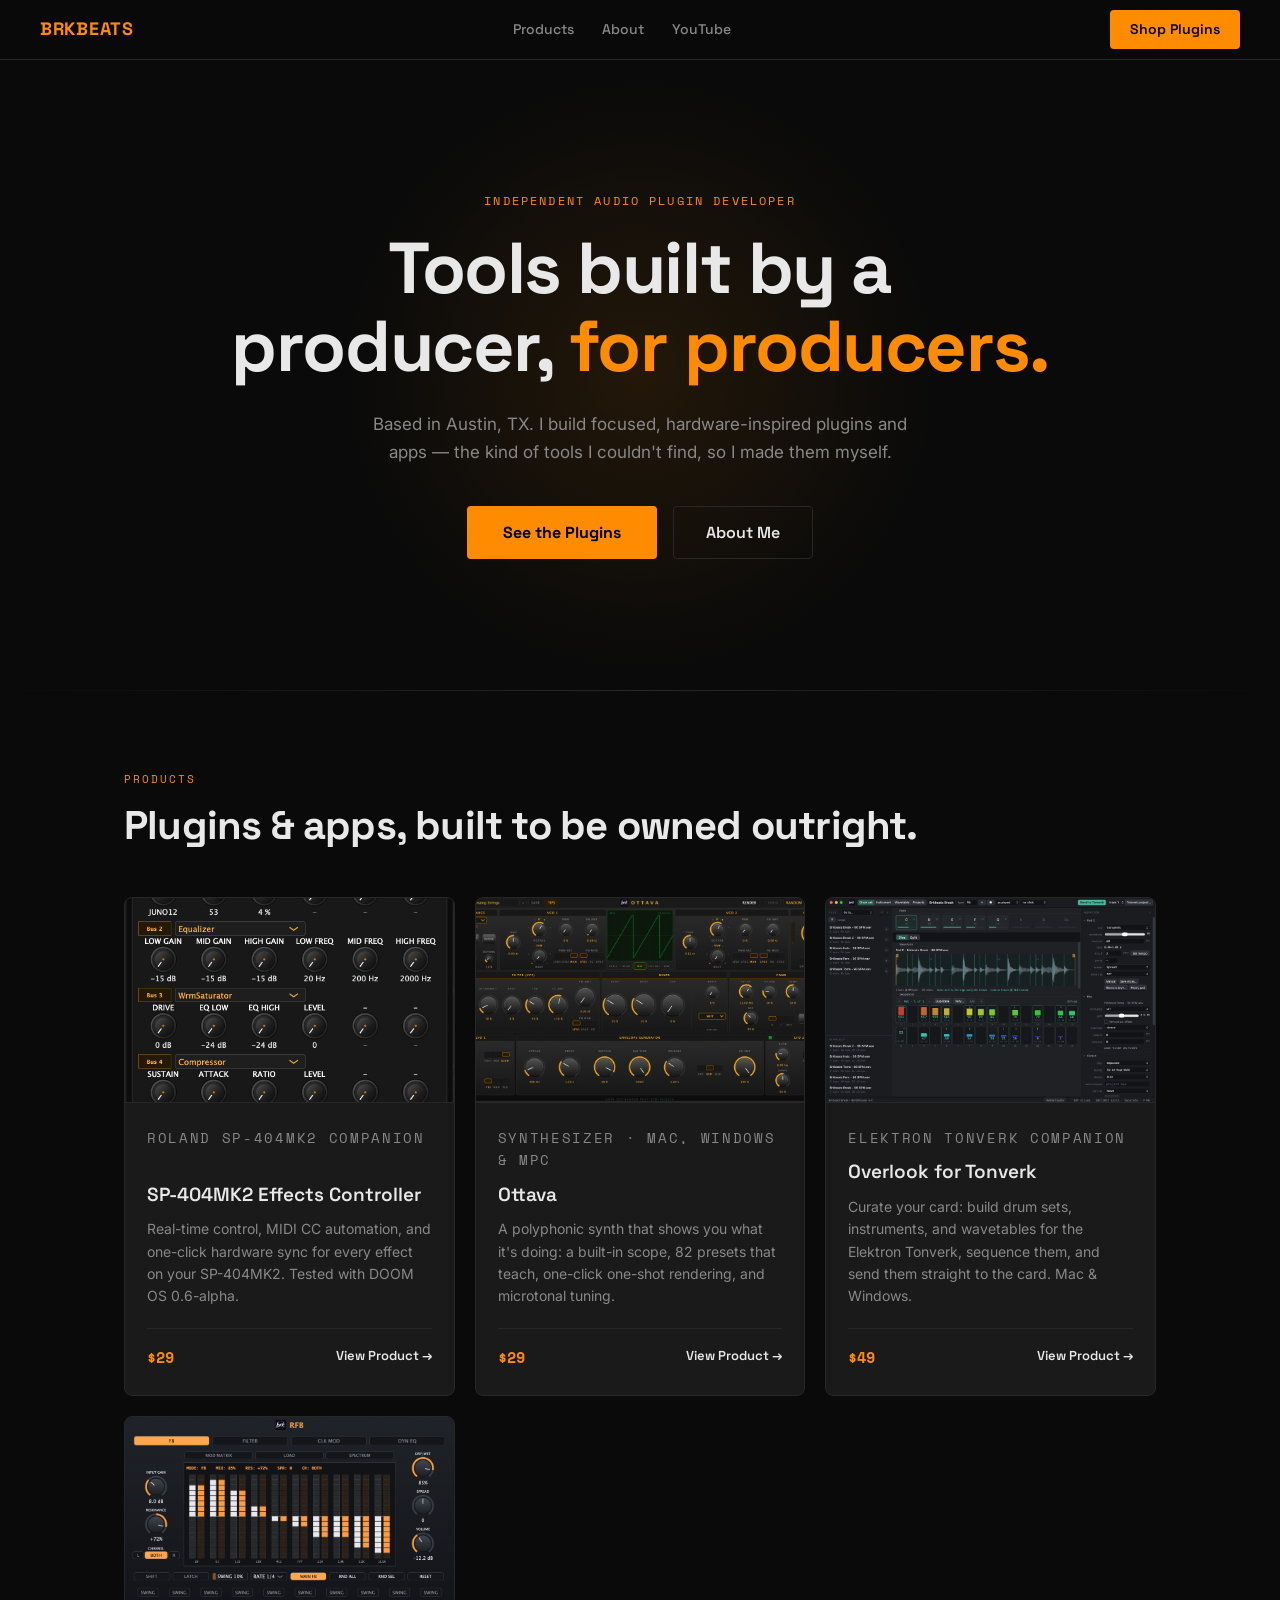
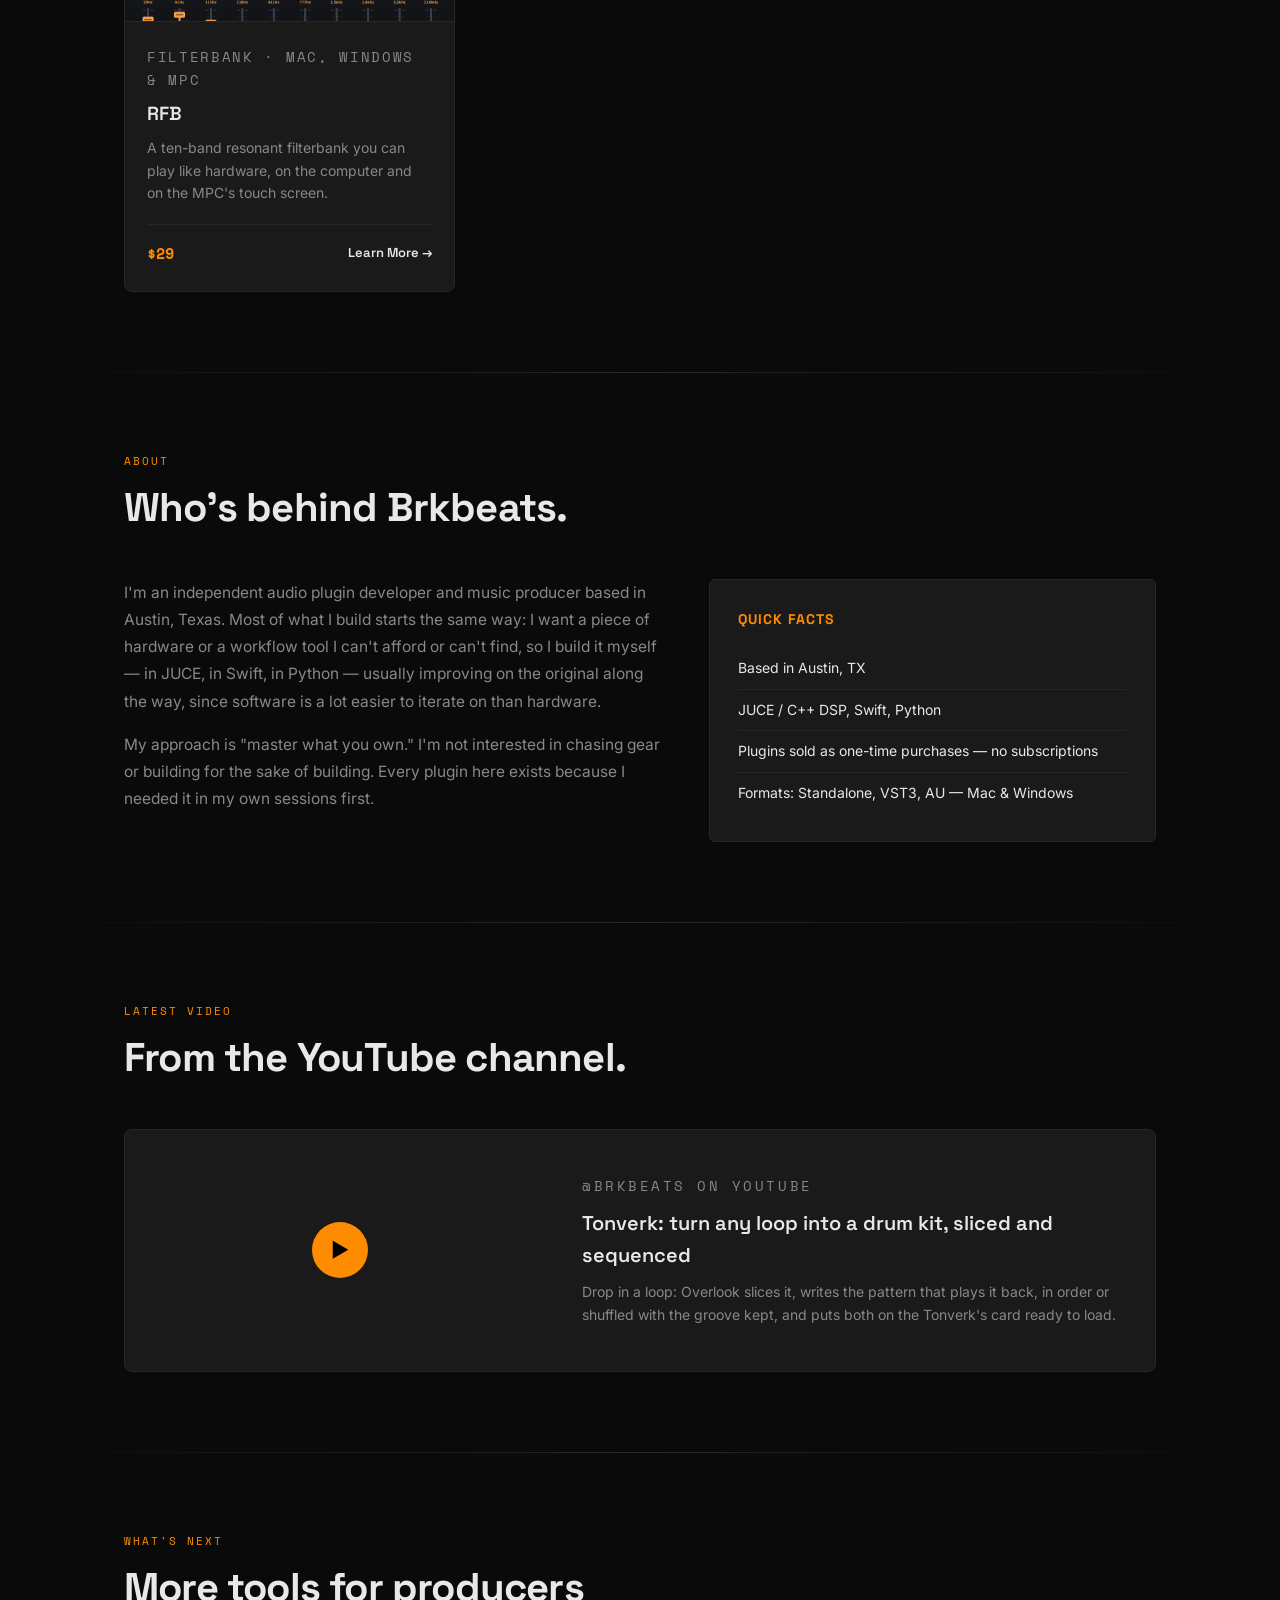
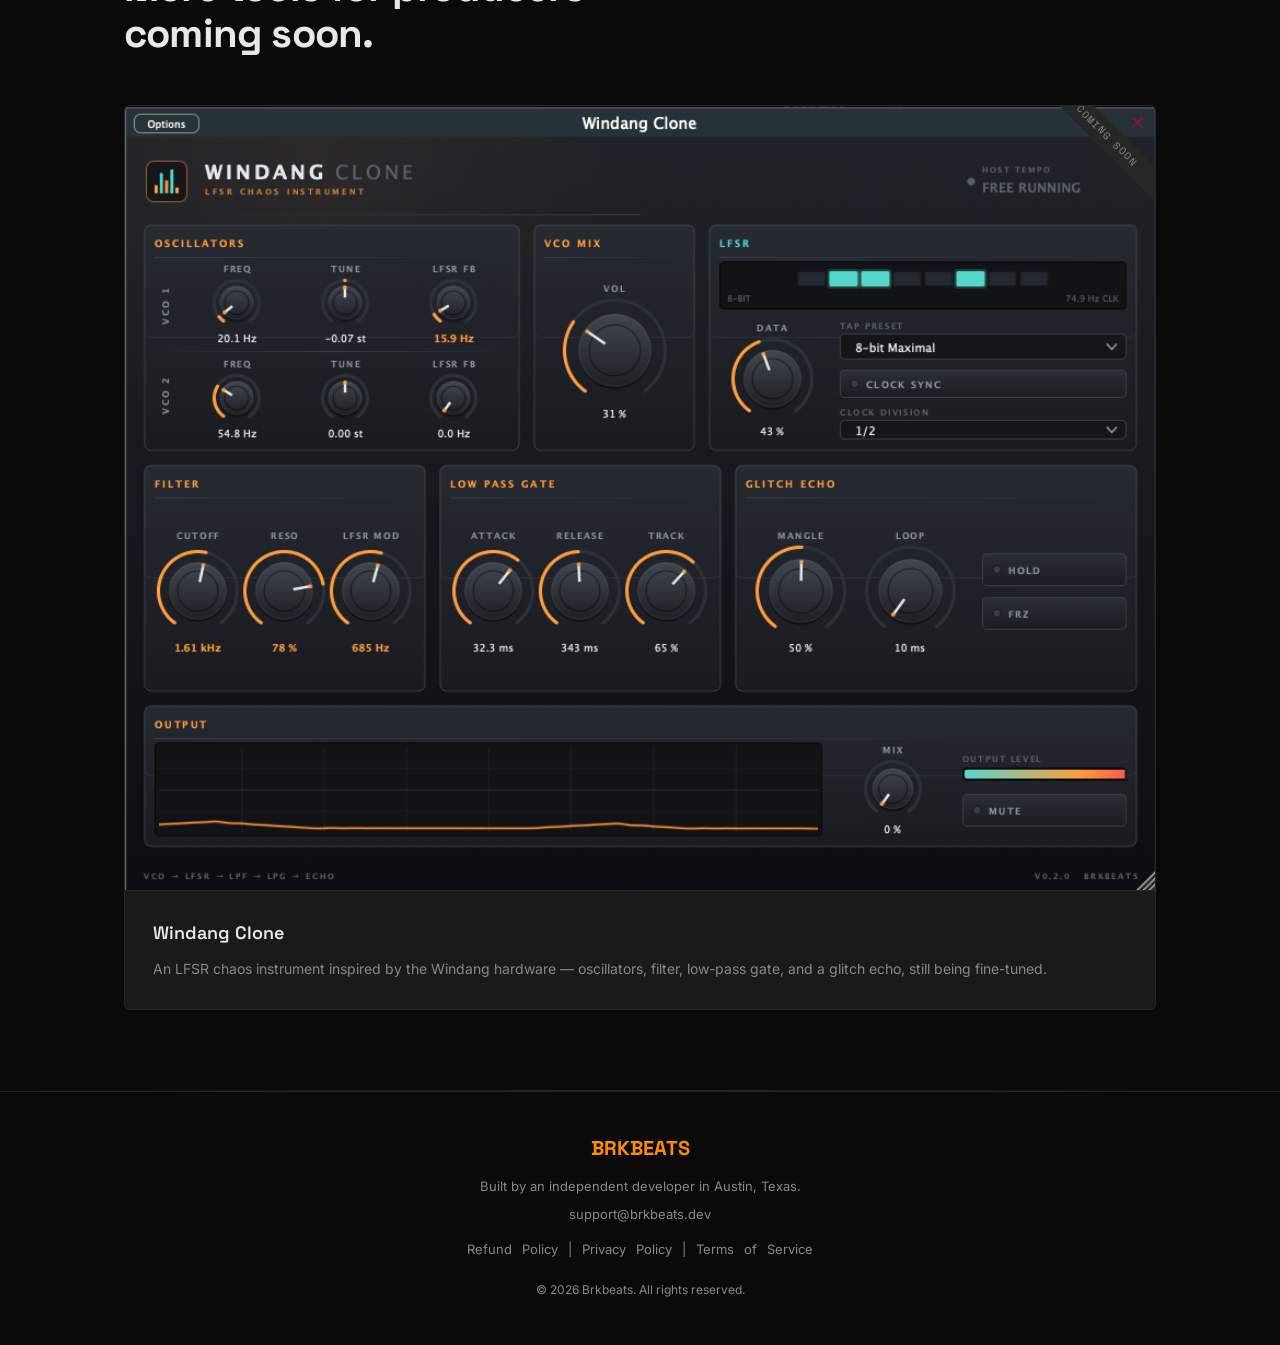
<file: index.html>
<!DOCTYPE html>
<html lang="en">
<head>
<meta charset="UTF-8" />
<meta name="viewport" content="width=device-width, initial-scale=1.0" />
<title>Brkbeats – Audio Plugins for Producers</title>
<meta name="description" content="Independent audio plugin developer building focused, hardware-inspired tools for producers: the SP-404MK2 Effects Controller, Ottava synthesizer, and the RFB filterbank." />
<meta property="og:type" content="website" />
<meta property="og:site_name" content="Brkbeats" />
<meta property="og:title" content="Brkbeats – Tools built by a producer, for producers" />
<meta property="og:description" content="Independent audio plugin developer building focused, hardware-inspired tools for producers: the SP-404MK2 Effects Controller, Ottava synthesizer, and the RFB filterbank." />
<meta property="og:url" content="https://www.brkbeats.dev/" />
<meta property="og:image" content="https://www.brkbeats.dev/assets/og/home.png" />
<meta property="og:image:width" content="1200" />
<meta property="og:image:height" content="630" />
<meta property="og:image:alt" content="brkbeats: tools built by a producer, for producers" />
<meta name="twitter:card" content="summary_large_image" />
<link rel="preconnect" href="https://fonts.googleapis.com" />
<link rel="preconnect" href="https://fonts.gstatic.com" crossorigin />
<link href="https://fonts.googleapis.com/css2?family=Space+Grotesk:wght@400;500;600;700&family=Inter:wght@400;500&family=Space+Mono&display=swap" rel="stylesheet" />
<link rel="stylesheet" href="assets/style.css?v=5" />
</head>
<body>

<!-- NAV -->
<nav>
<a class="nav-logo" href="/">BRKBEATS</a>
<div class="nav-links">
<a class="nav-link" href="#products">Products</a>
<a class="nav-link" href="#about">About</a>
<a class="nav-link" href="#video">YouTube</a>
</div>
<a class="nav-buy" href="#products">Shop Plugins</a>
</nav>

<!-- HERO -->
<div class="hero">
<p class="hero-eyebrow">Independent Audio Plugin Developer</p>
<h1>Tools built by a producer, <span>for producers.</span></h1>
<p class="hero-sub">
Based in Austin, TX. I build focused, hardware-inspired plugins and apps —
the kind of tools I couldn't find, so I made them myself.
</p>
<div class="hero-actions">
<a class="btn-primary" href="#products">See the Plugins</a>
<a class="btn-secondary" href="#about">About Me</a>
</div>
</div>

<div class="divider"></div>

<!-- PRODUCTS -->
<section id="products">
<p class="section-label">Products</p>
<h2 class="section-title">Plugins &amp; apps, built to be owned outright.</h2>

<div class="products-grid">

<a class="product-card" href="sp404-effects-controller.html">
<div class="product-thumb">
<img src="assets/SP-404MK2 Effects1.png" alt="SP-404MK2 Effects Controller interface" />
</div>
<div class="product-body">
<p class="product-eyebrow">Roland SP-404MK2 Companion</p>
<h3>SP-404MK2 Effects Controller</h3>
<p>Real-time control, MIDI CC automation, and one-click hardware sync for every effect on your SP-404MK2. Tested with DOOM OS 0.6-alpha.</p>
<div class="product-footer">
<span class="product-price">$29</span>
<span class="product-cta">View Product →</span>
</div>
</div>
</a>

<a class="product-card" href="ottava.html">
<div class="product-thumb">
<img src="assets/ottava.png" alt="Ottava polyphonic synthesizer interface" />
</div>
<div class="product-body">
<p class="product-eyebrow">Synthesizer · Mac, Windows &amp; MPC</p>
<h3>Ottava</h3>
<p>A polyphonic synth that shows you what it's doing: a built-in scope, 82 presets that teach, one-click one-shot rendering, and microtonal tuning.</p>
<div class="product-footer">
<span class="product-price">$29</span>
<span class="product-cta">View Product →</span>
</div>
</div>
</a>

<a class="product-card" href="overlook.html">
<div class="product-thumb">
<img src="assets/overlook-drumset.png" alt="Overlook for Tonverk: a break sliced across a pad and sequenced as trigs" />
</div>
<div class="product-body">
<p class="product-eyebrow">Elektron Tonverk Companion</p>
<h3>Overlook for Tonverk</h3>
<p>Curate your card: build drum sets, instruments, and wavetables for the Elektron Tonverk, sequence them, and send them straight to the card. Mac &amp; Windows.</p>
<div class="product-footer">
<span class="product-price">$49</span>
<span class="product-cta">View Product →</span>
</div>
</div>
</a>

<a class="product-card" href="rfb.html">
<div class="product-thumb">
<img src="assets/rfb.png" alt="RFB filterbank interface" style="object-position: top;" />
</div>
<div class="product-body">
<p class="product-eyebrow">Filterbank · Mac, Windows &amp; MPC</p>
<h3>RFB</h3>
<p>A ten-band resonant filterbank you can play like hardware, on the computer and on the MPC's touch screen.</p>
<div class="product-footer">
<span class="product-price">$29</span>
<span class="product-cta">Learn More →</span>
</div>
</div>
</a>

</div>
</section>

<div class="divider"></div>

<!-- ABOUT -->
<section id="about">
<p class="section-label">About</p>
<h2 class="section-title">Who's behind Brkbeats.</h2>
<div class="about-grid">
<div>
<p>I'm an independent audio plugin developer and music producer based in Austin, Texas. Most of what I build starts the same way: I want a piece of hardware or a workflow tool I can't afford or can't find, so I build it myself — in JUCE, in Swift, in Python — usually improving on the original along the way, since software is a lot easier to iterate on than hardware.</p>
<p>My approach is "master what you own." I'm not interested in chasing gear or building for the sake of building. Every plugin here exists because I needed it in my own sessions first.</p>
</div>
<div class="about-facts">
<h3>Quick Facts</h3>
<ul>
<li>Based in Austin, TX</li>
<li>JUCE / C++ DSP, Swift, Python</li>
<li>Plugins sold as one-time purchases — no subscriptions</li>
<li>Formats: Standalone, VST3, AU — Mac &amp; Windows</li>
</ul>
</div>
</div>
</section>

<div class="divider"></div>

<!-- LATEST VIDEO -->
<section id="video">
<p class="section-label">Latest Video</p>
<h2 class="section-title">From the YouTube channel.</h2>
<a class="video-card" href="https://youtu.be/r8gZhRu6IpM" target="_blank" rel="noopener">
<div class="video-thumb" style="background: url('https://i.ytimg.com/vi/r8gZhRu6IpM/maxresdefault.jpg') center / cover;">
<div class="play-icon">▶</div>
</div>
<div class="video-body">
<p class="section-label" style="margin-bottom:10px;">@brkbeats on YouTube</p>
<h3>Tonverk: turn any loop into a drum kit, sliced and sequenced</h3>
<p>Drop in a loop: Overlook slices it, writes the pattern that plays it back, in order or shuffled with the groove kept, and puts both on the Tonverk's card ready to load.</p>
</div>
</a>
</section>

<div class="divider"></div>

<!-- COMING SOON -->
<section>
<p class="section-label">What's Next</p>
<h2 class="section-title">More tools for producers<br>coming soon.</h2>
<div class="coming-grid">

<div class="coming-card has-image">
<img src="assets/windang-clone-screenshot.png" alt="Windang Clone interface, an LFSR chaos instrument" />
<div class="coming-card-body">
<h3>Windang Clone</h3>
<p>An LFSR chaos instrument inspired by the Windang hardware — oscillators, filter, low-pass gate, and a glitch echo, still being fine-tuned.</p>
</div>
</div>

</div>
</section>

<div class="divider"></div>

<!-- FOOTER -->
<footer>
<div class="footer-logo">BRKBEATS</div>
<p>Built by an independent developer in Austin, Texas.</p>
<p style="margin-top:8px;">
<a href="mailto:support@brkbeats.dev">support@brkbeats.dev</a>
</p>
<p style="margin-top: 14px; font-size: 13px; word-spacing: 6px;">
<a href="/refund.html">Refund Policy</a> |
<a href="/privacy.html">Privacy Policy</a> |
<a href="/terms.html">Terms of Service</a>
</p>
<p style="margin-top:20px; font-size:12px;">© 2026 Brkbeats. All rights reserved.</p>
</footer>

  <!-- Cloudflare Web Analytics: cookieless page counts, no personal data -->
  <script type="module" src="https://static.cloudflareinsights.com/beacon.min.js" data-cf-beacon='{"token": "6b745f9adb434fdb9da7a3e9d561f4b3"}'></script>
</body>
</html>
</file>
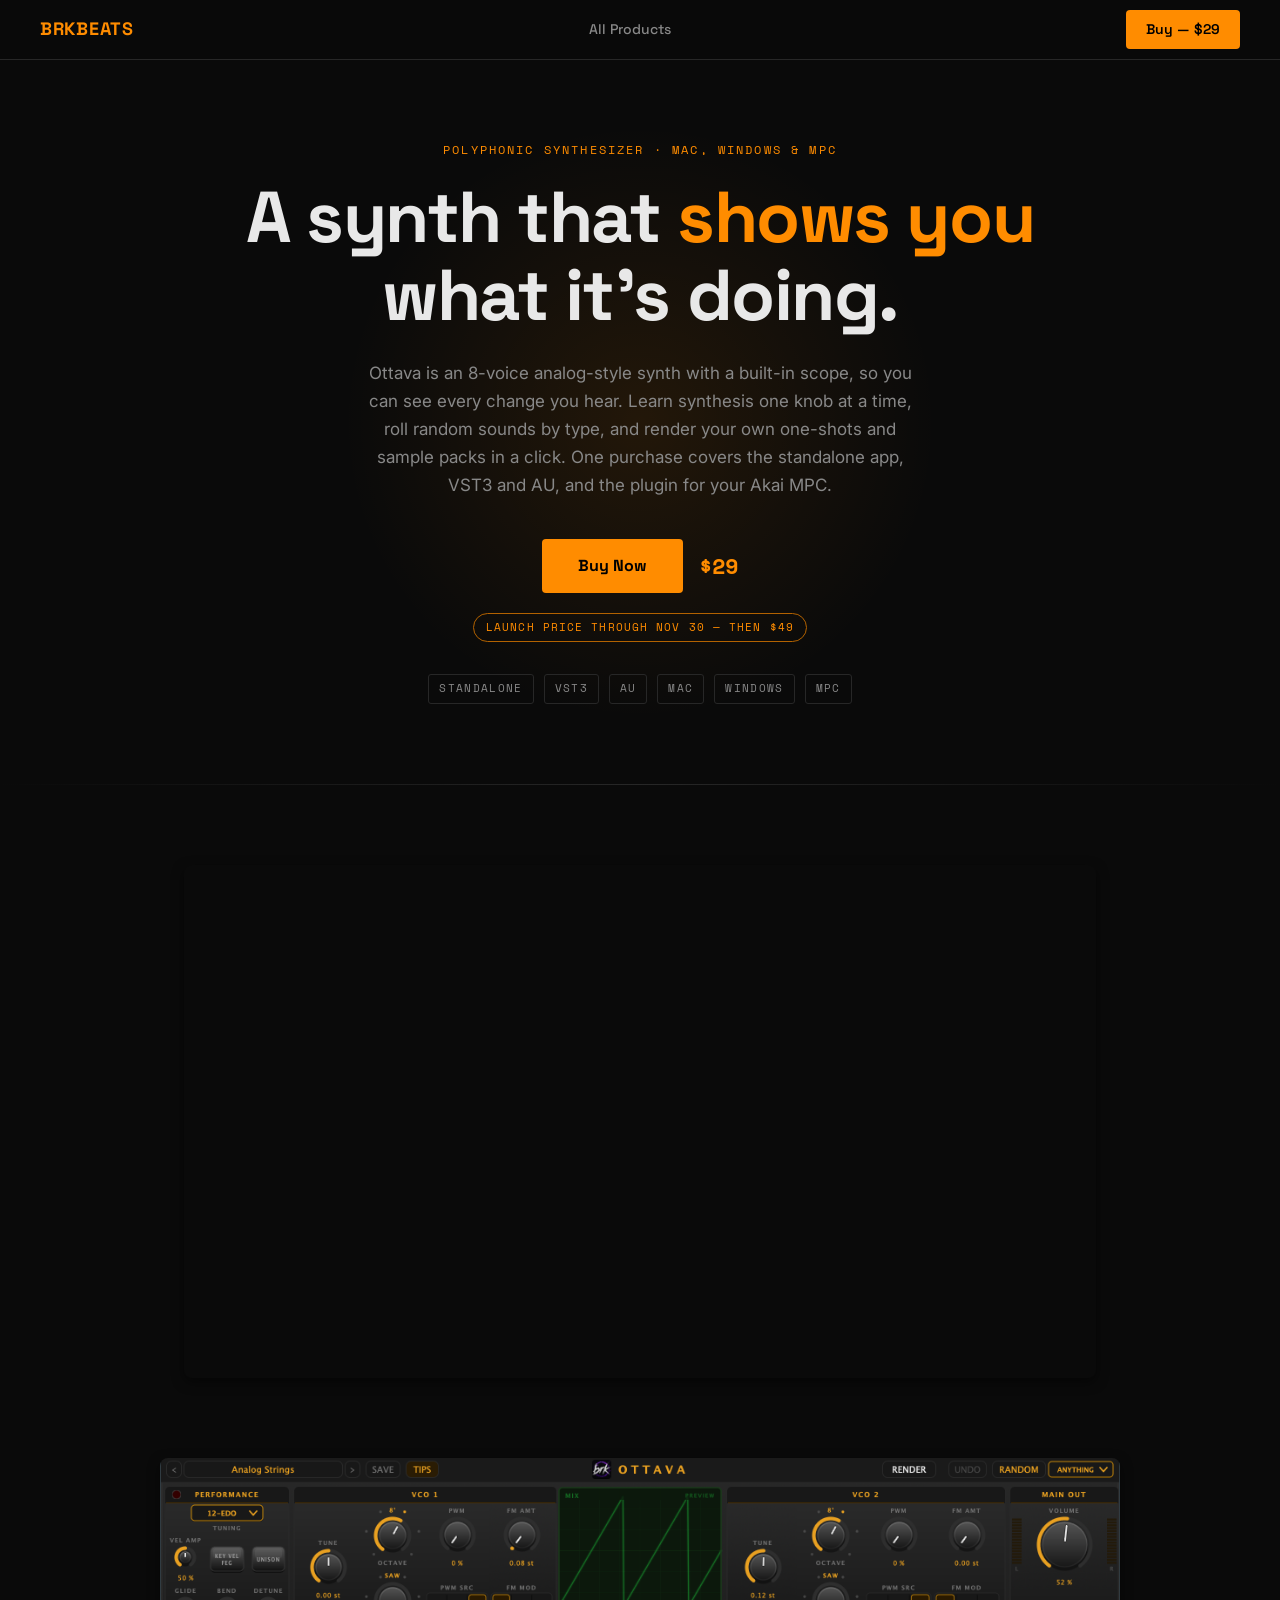
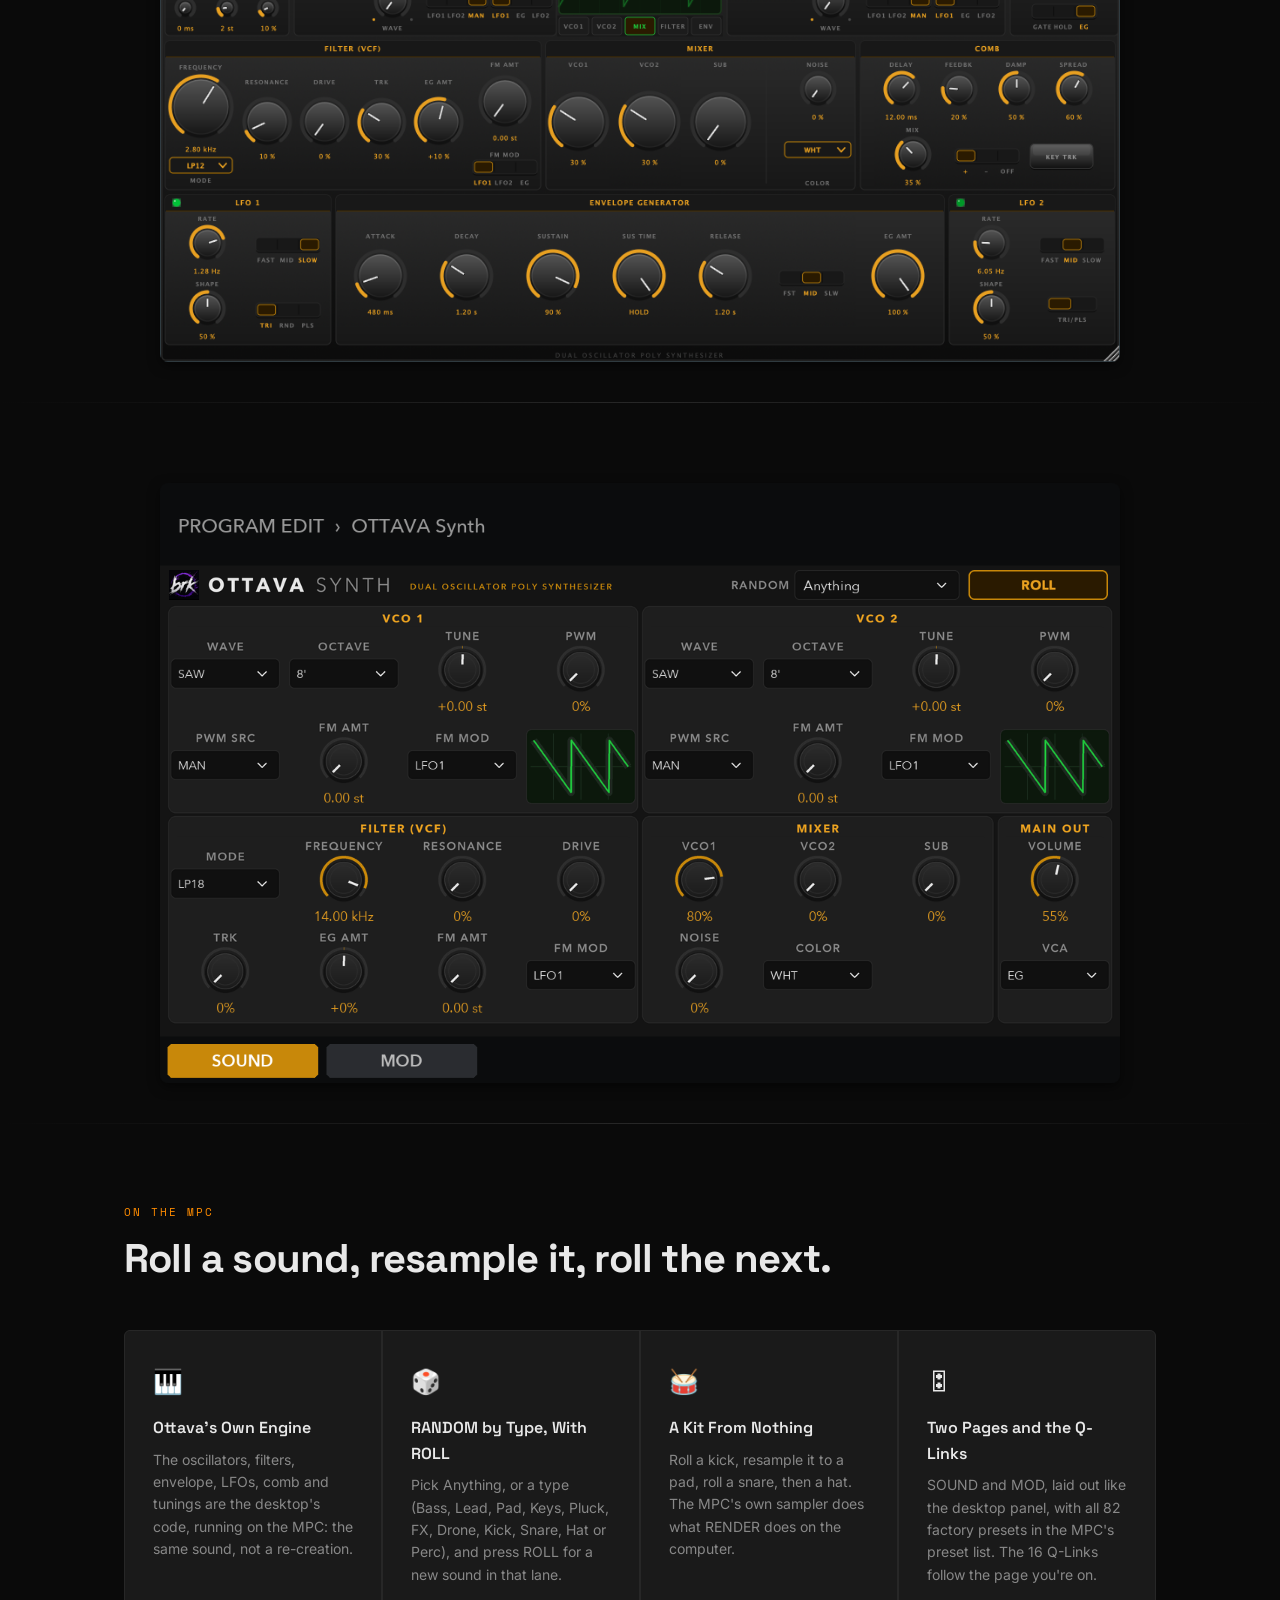
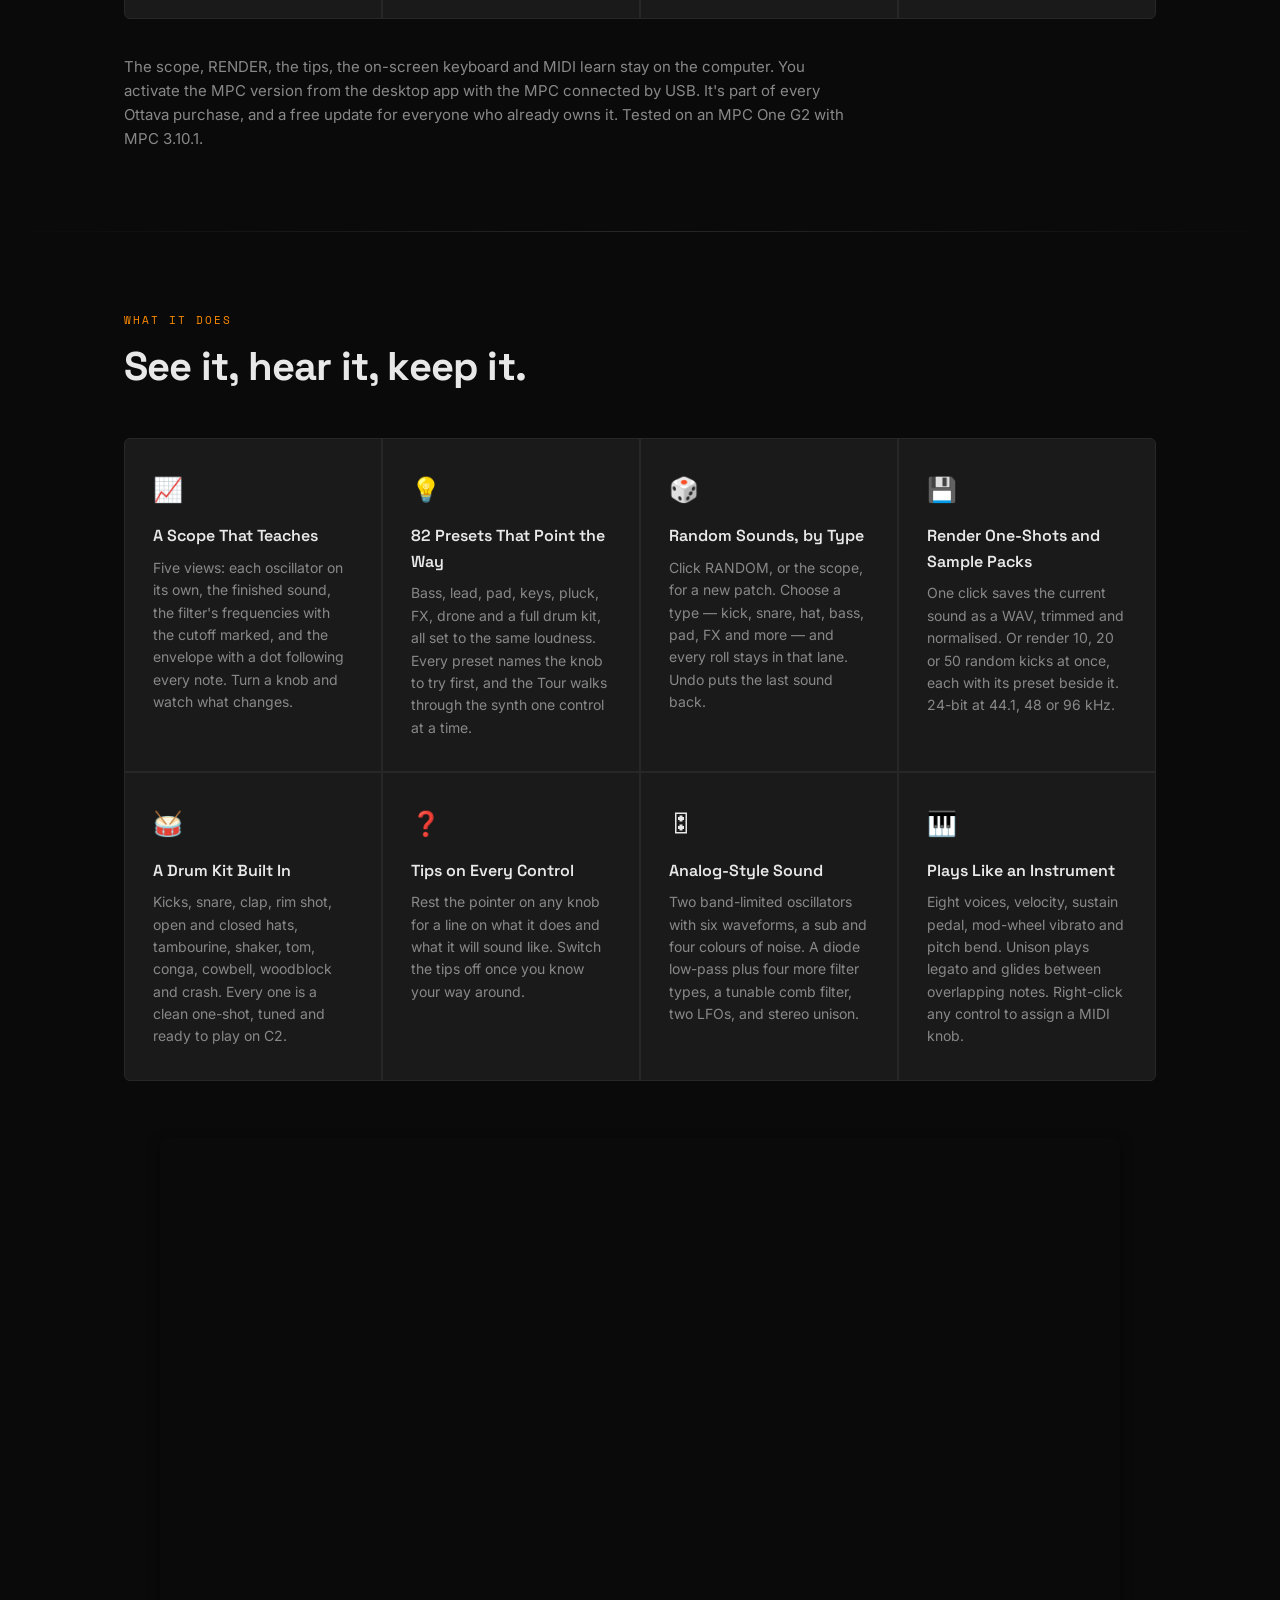
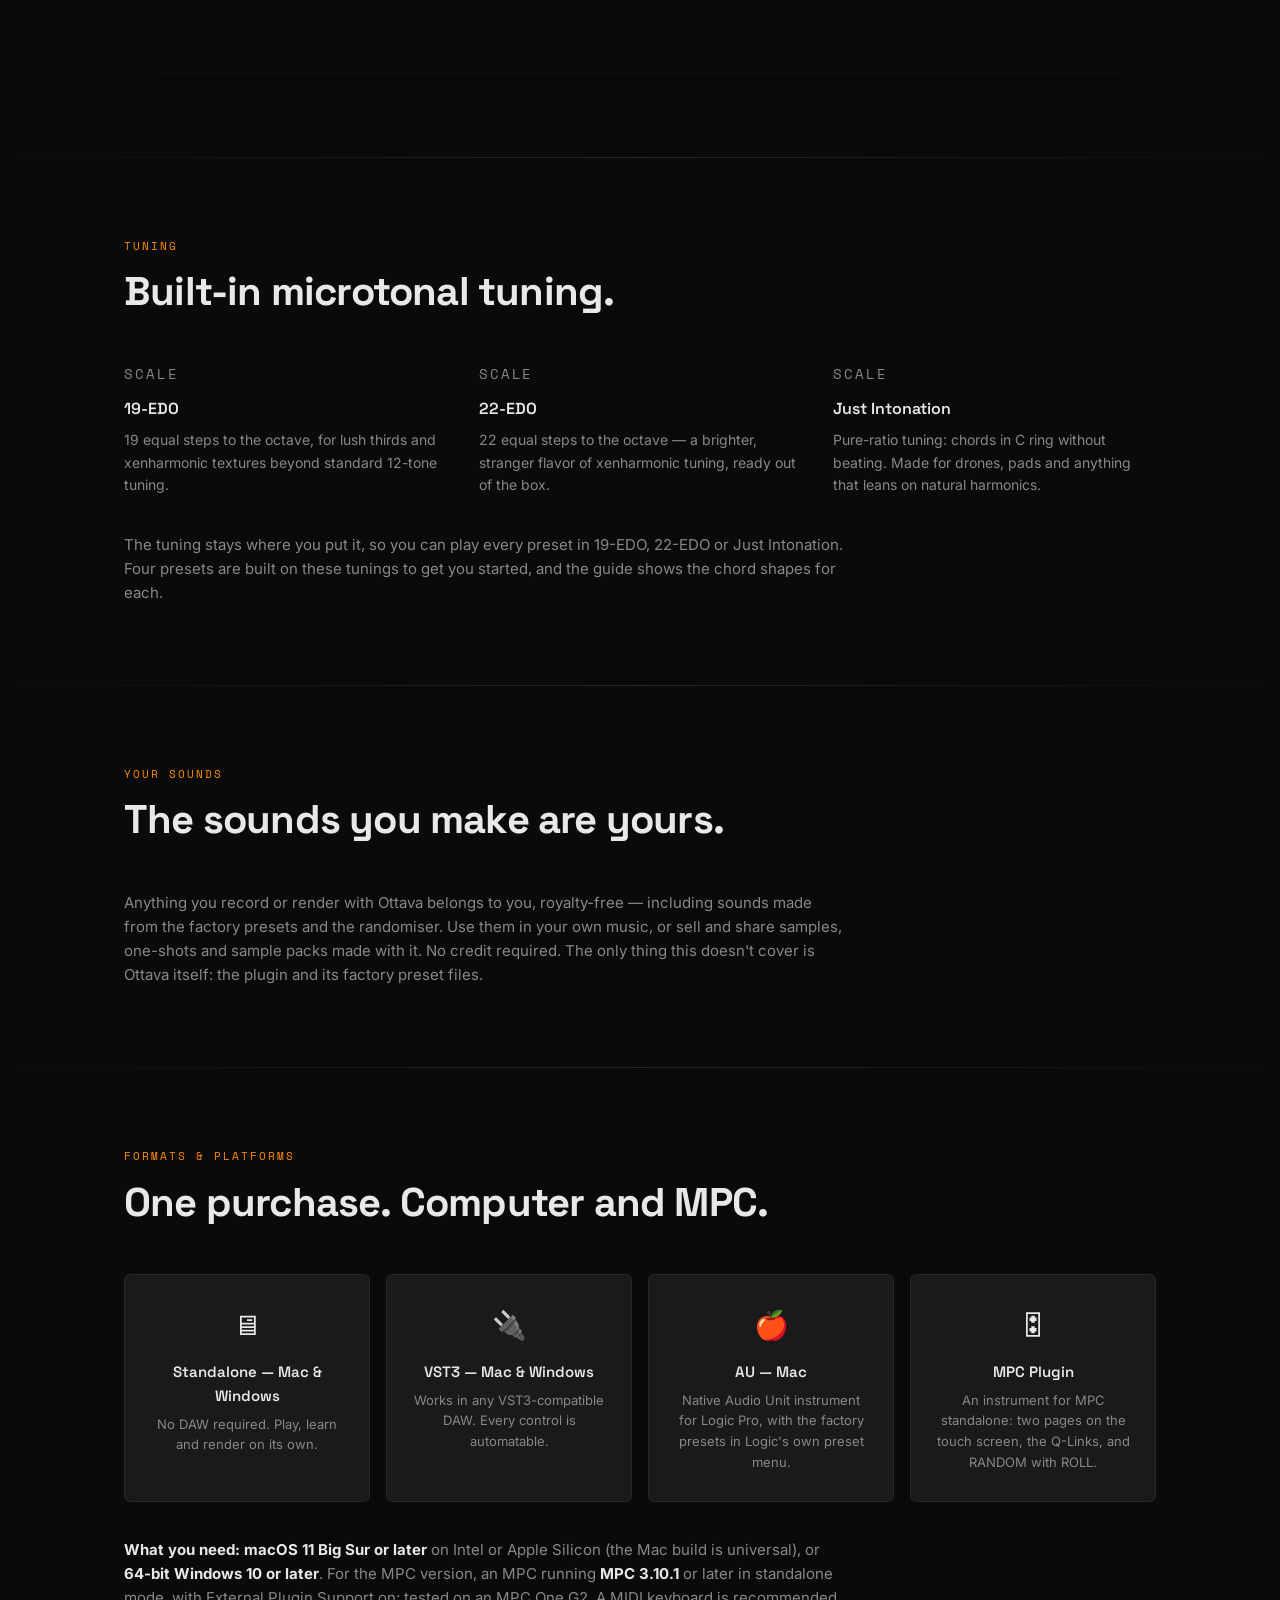
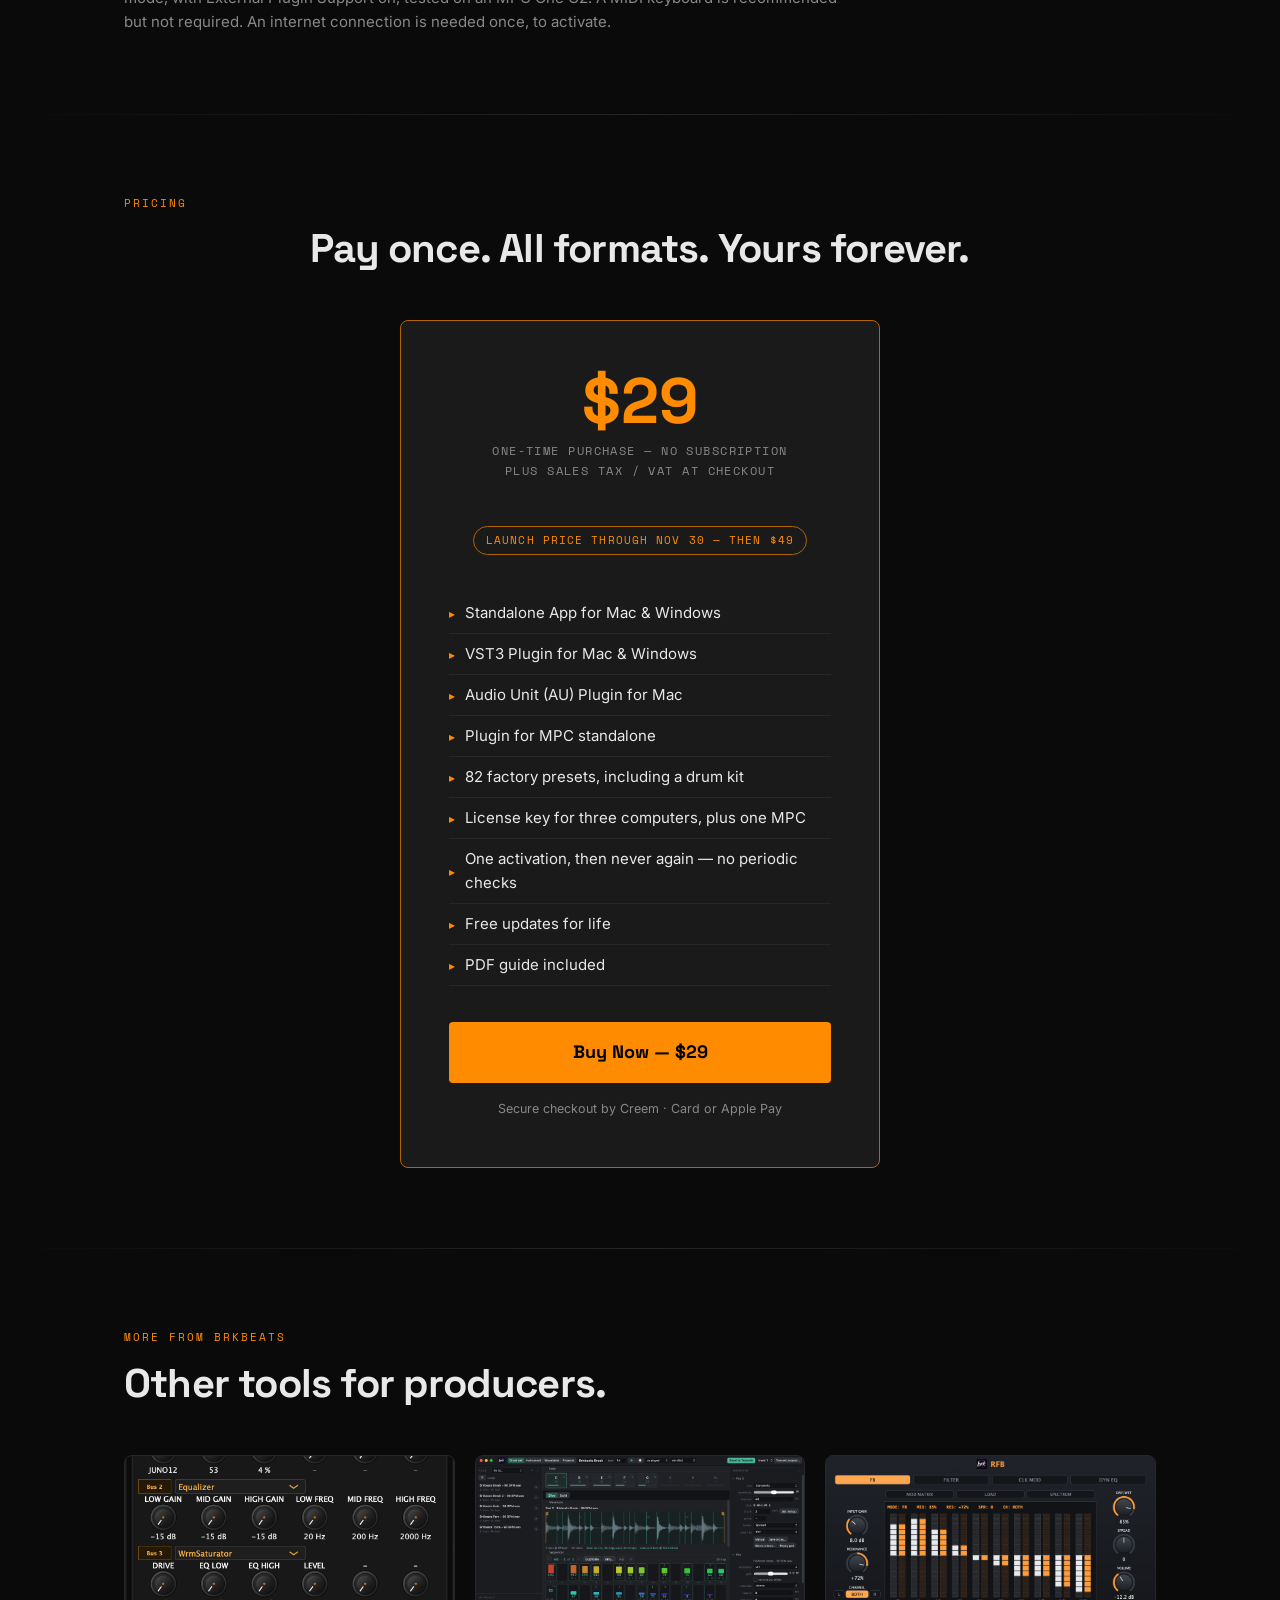
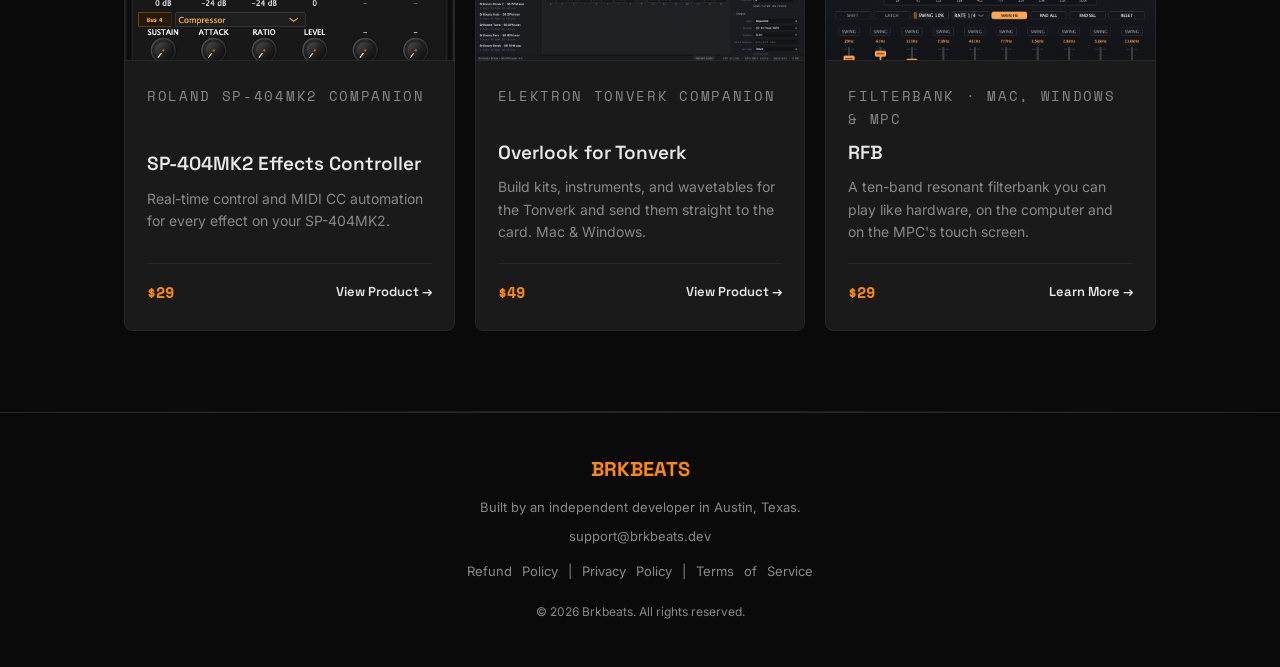
<file: ottava.html>
<!DOCTYPE html>
<html lang="en">
<head>
<meta charset="UTF-8" />
<meta name="viewport" content="width=device-width, initial-scale=1.0" />
<title>Ottava – Synthesizer – Brkbeats</title>
<meta name="description" content="Ottava is a polyphonic synthesizer that shows you what it's doing: a built-in scope, 82 presets that teach, random sounds by type, one-click rendering of one-shots and sample packs, and microtonal tuning. Standalone, VST3 and AU for Mac and Windows, and a plugin for the Akai MPC." />
<meta property="og:type" content="website" />
<meta property="og:site_name" content="Brkbeats" />
<meta property="og:title" content="Ottava – A synth that shows you what it&#x27;s doing" />
<meta property="og:description" content="Ottava is a polyphonic synthesizer that shows you what it&#x27;s doing: a built-in scope, 82 presets that teach, random sounds by type, one-click rendering of one-shots and sample packs, and microtonal tuning. Standalone, VST3 and AU for Mac and Windows, and a plugin for the Akai MPC." />
<meta property="og:url" content="https://www.brkbeats.dev/ottava.html" />
<meta property="og:image" content="https://www.brkbeats.dev/assets/og/ottava.png" />
<meta property="og:image:width" content="1200" />
<meta property="og:image:height" content="630" />
<meta property="og:image:alt" content="Ottava: A synth that shows you what it&#x27;s doing, beside the synth&#x27;s panel" />
<meta name="twitter:card" content="summary_large_image" />
<link rel="preconnect" href="https://fonts.googleapis.com" />
<link rel="preconnect" href="https://fonts.gstatic.com" crossorigin />
<link href="https://fonts.googleapis.com/css2?family=Space+Grotesk:wght@400;500;600;700&family=Inter:wght@400;500&family=Space+Mono&display=swap" rel="stylesheet" />
<link rel="stylesheet" href="assets/style.css?v=5" />
</head>
<body>

<!-- NAV -->
<nav>
<a class="nav-logo" href="/">BRKBEATS</a>
<div class="nav-links">
<a class="nav-link" href="/#products">All Products</a>
</div>
<a class="nav-buy" href="#buy">Buy — $29</a>
</nav>

<!-- HERO -->
<div class="hero">
<p class="hero-eyebrow">Polyphonic Synthesizer · Mac, Windows &amp; MPC</p>
<h1>A synth that <span>shows you</span> what it's doing.</h1>
<p class="hero-sub">
Ottava is an 8-voice analog-style synth with a built-in scope, so you can see every change
you hear. Learn synthesis one knob at a time, roll random sounds by type, and render your
own one-shots and sample packs in a click. One purchase covers the standalone app, VST3 and AU,
and the plugin for your Akai MPC.
</p>
<div class="hero-actions">
<a class="btn-primary" href="#buy">Buy Now</a>
<span class="btn-price">$29</span>
</div>
<div class="price-note hero-price-note">Launch price through Nov 30 — then $49</div>
<div class="hero-formats">
<span class="format-tag">Standalone</span>
<span class="format-tag">VST3</span>
<span class="format-tag">AU</span>
<span class="format-tag">Mac</span>
<span class="format-tag">Windows</span>
<span class="format-tag">MPC</span>
</div>
</div>

<div class="divider"></div>

<div style="max-width: 960px; margin: 80px auto 0; padding: 0 24px;">
<div style="position: relative; aspect-ratio: 16 / 9; border-radius: 8px; overflow: hidden; box-shadow: 0 4px 12px rgba(0,0,0,0.5);">
<iframe src="https://www.youtube-nocookie.com/embed/qZtdhHbTyMw" title="MPC: roll a new bass on the spot, no samples | Ottava" loading="lazy" style="position: absolute; inset: 0; width: 100%; height: 100%; border: 0;" allow="accelerometer; autoplay; clipboard-write; encrypted-media; gyroscope; picture-in-picture; web-share" referrerpolicy="strict-origin-when-cross-origin" allowfullscreen></iframe>
</div>
</div>

<div style="display: flex; justify-content: center; margin: 80px 0 40px 0;">
<img
src="assets/ottava.png"
alt="Ottava synthesizer interface, with the scope in the centre of the panel"
style="width: 100%; max-width: 960px; border-radius: 8px; box-shadow: 0 4px 12px rgba(0,0,0,0.5);">
</div>

<div class="divider"></div>

<div style="display: flex; justify-content: center; margin: 80px 0 40px 0; padding: 0 24px;">
<img
src="assets/ottava-mpc.png"
alt="Ottava on an MPC's touch screen: the SOUND page with VCO 1 and VCO 2, the filter, the mixer, and RANDOM with ROLL"
style="width: 100%; max-width: 960px; border-radius: 8px; box-shadow: 0 4px 12px rgba(0,0,0,0.5);">
</div>

<div class="divider"></div>

<!-- THE MPC -->
<section>
<p class="section-label">On the MPC</p>
<h2 class="section-title">Roll a sound, resample it, roll the next.</h2>
<div class="features-grid">
<div class="feature-card">
<span class="feature-icon">🎹</span>
<h3>Ottava's Own Engine</h3>
<p>The oscillators, filters, envelope, LFOs, comb and tunings are the desktop's code, running on the MPC: the same sound, not a re-creation.</p>
</div>
<div class="feature-card">
<span class="feature-icon">🎲</span>
<h3>RANDOM by Type, With ROLL</h3>
<p>Pick Anything, or a type (Bass, Lead, Pad, Keys, Pluck, FX, Drone, Kick, Snare, Hat or Perc), and press ROLL for a new sound in that lane.</p>
</div>
<div class="feature-card">
<span class="feature-icon">🥁</span>
<h3>A Kit From Nothing</h3>
<p>Roll a kick, resample it to a pad, roll a snare, then a hat. The MPC's own sampler does what RENDER does on the computer.</p>
</div>
<div class="feature-card">
<span class="feature-icon">🎛</span>
<h3>Two Pages and the Q-Links</h3>
<p>SOUND and MOD, laid out like the desktop panel, with all 82 factory presets in the MPC's preset list. The 16 Q-Links follow the page you're on.</p>
</div>
</div>
<p style="color: var(--muted); font-size: 15px; max-width: 720px; margin-top: 36px;">
The scope, RENDER, the tips, the on-screen keyboard and MIDI learn stay on the computer.
You activate the MPC version from the desktop app with the MPC connected by USB. It's part of every Ottava purchase,
and a free update for everyone who already owns it. Tested on an MPC One G2 with MPC 3.10.1.
</p>
</section>

<div class="divider"></div>

<!-- FEATURES -->
<section>
<p class="section-label">What it does</p>
<h2 class="section-title">See it, hear it, keep it.</h2>
<div class="features-grid">
<div class="feature-card">
<span class="feature-icon">📈</span>
<h3>A Scope That Teaches</h3>
<p>Five views: each oscillator on its own, the finished sound, the filter's frequencies with the cutoff marked, and the envelope with a dot following every note. Turn a knob and watch what changes.</p>
</div>
<div class="feature-card">
<span class="feature-icon">💡</span>
<h3>82 Presets That Point the Way</h3>
<p>Bass, lead, pad, keys, pluck, FX, drone and a full drum kit, all set to the same loudness. Every preset names the knob to try first, and the Tour walks through the synth one control at a time.</p>
</div>
<div class="feature-card">
<span class="feature-icon">🎲</span>
<h3>Random Sounds, by Type</h3>
<p>Click RANDOM, or the scope, for a new patch. Choose a type — kick, snare, hat, bass, pad, FX and more — and every roll stays in that lane. Undo puts the last sound back.</p>
</div>
<div class="feature-card">
<span class="feature-icon">💾</span>
<h3>Render One-Shots and Sample Packs</h3>
<p>One click saves the current sound as a WAV, trimmed and normalised. Or render 10, 20 or 50 random kicks at once, each with its preset beside it. 24-bit at 44.1, 48 or 96 kHz.</p>
</div>
<div class="feature-card">
<span class="feature-icon">🥁</span>
<h3>A Drum Kit Built In</h3>
<p>Kicks, snare, clap, rim shot, open and closed hats, tambourine, shaker, tom, conga, cowbell, woodblock and crash. Every one is a clean one-shot, tuned and ready to play on C2.</p>
</div>
<div class="feature-card">
<span class="feature-icon">❓</span>
<h3>Tips on Every Control</h3>
<p>Rest the pointer on any knob for a line on what it does and what it will sound like. Switch the tips off once you know your way around.</p>
</div>
<div class="feature-card">
<span class="feature-icon">🎛</span>
<h3>Analog-Style Sound</h3>
<p>Two band-limited oscillators with six waveforms, a sub and four colours of noise. A diode low-pass plus four more filter types, a tunable comb filter, two LFOs, and stereo unison.</p>
</div>
<div class="feature-card">
<span class="feature-icon">🎹</span>
<h3>Plays Like an Instrument</h3>
<p>Eight voices, velocity, sustain pedal, mod-wheel vibrato and pitch bend. Unison plays legato and glides between overlapping notes. Right-click any control to assign a MIDI knob.</p>
</div>
</div>
<div style="max-width: 960px; margin: 56px auto 0;">
<div style="position: relative; aspect-ratio: 16 / 9; border-radius: 8px; overflow: hidden; box-shadow: 0 4px 12px rgba(0,0,0,0.5);">
<iframe src="https://www.youtube-nocookie.com/embed/Yd2pbbidPSQ" title="30 random sounds from Ottava – make your own samples" loading="lazy" style="position: absolute; inset: 0; width: 100%; height: 100%; border: 0;" allow="accelerometer; autoplay; clipboard-write; encrypted-media; gyroscope; picture-in-picture; web-share" referrerpolicy="strict-origin-when-cross-origin" allowfullscreen></iframe>
</div>
</div>
</section>

<div class="divider"></div>

<!-- MICROTONAL -->
<section>
<p class="section-label">Tuning</p>
<h2 class="section-title">Built-in microtonal tuning.</h2>
<div class="how-grid">
<div class="how-step">
<p class="step-num">SCALE</p>
<h3>19-EDO</h3>
<p>19 equal steps to the octave, for lush thirds and xenharmonic textures beyond standard 12-tone tuning.</p>
</div>
<div class="how-step">
<p class="step-num">SCALE</p>
<h3>22-EDO</h3>
<p>22 equal steps to the octave — a brighter, stranger flavor of xenharmonic tuning, ready out of the box.</p>
</div>
<div class="how-step">
<p class="step-num">SCALE</p>
<h3>Just Intonation</h3>
<p>Pure-ratio tuning: chords in C ring without beating. Made for drones, pads and anything that leans on natural harmonics.</p>
</div>
</div>
<p style="color: var(--muted); font-size: 15px; max-width: 720px; margin-top: 36px;">
The tuning stays where you put it, so you can play every preset in 19-EDO, 22-EDO or Just Intonation.
Four presets are built on these tunings to get you started, and the guide shows the chord shapes for each.
</p>
</section>

<div class="divider"></div>

<!-- YOUR SOUNDS -->
<section>
<p class="section-label">Your sounds</p>
<h2 class="section-title">The sounds you make are yours.</h2>
<p style="color: var(--muted); font-size: 15px; max-width: 720px;">
Anything you record or render with Ottava belongs to you, royalty-free — including sounds made from the
factory presets and the randomiser. Use them in your own music, or sell and share samples, one-shots and
sample packs made with it. No credit required. The only thing this doesn't cover is Ottava itself: the plugin
and its factory preset files.
</p>
</section>

<div class="divider"></div>

<!-- FORMATS -->
<section>
<p class="section-label">Formats & Platforms</p>
<h2 class="section-title">One purchase. Computer and MPC.</h2>
<div class="formats-grid">
<div class="format-card">
<span class="fmt-icon">🖥</span>
<h3>Standalone — Mac &amp; Windows</h3>
<p>No DAW required. Play, learn and render on its own.</p>
</div>
<div class="format-card">
<span class="fmt-icon">🔌</span>
<h3>VST3 — Mac & Windows</h3>
<p>Works in any VST3-compatible DAW. Every control is automatable.</p>
</div>
<div class="format-card">
<span class="fmt-icon">🍎</span>
<h3>AU — Mac</h3>
<p>Native Audio Unit instrument for Logic Pro, with the factory presets in Logic's own preset menu.</p>
</div>
<div class="format-card">
<span class="fmt-icon">🎛</span>
<h3>MPC Plugin</h3>
<p>An instrument for MPC standalone: two pages on the touch screen, the Q-Links, and RANDOM with ROLL.</p>
</div>
</div>
<p style="color: var(--muted); font-size: 15px; max-width: 720px; margin-top: 36px;">
<strong style="color: var(--text);">What you need:</strong> <strong style="color: var(--text);">macOS 11 Big Sur or later</strong>
on Intel or Apple Silicon (the Mac build is universal), or <strong style="color: var(--text);">64-bit Windows 10 or later</strong>.
For the MPC version, an MPC running <strong style="color: var(--text);">MPC 3.10.1</strong> or later in standalone mode,
with External Plugin Support on; tested on an MPC One G2. A MIDI keyboard is recommended but not required.
An internet connection is needed once, to activate.
</p>
</section>

<div class="divider"></div>

<!-- PRICING -->
<section id="buy">
<p class="section-label">Pricing</p>
<h2 class="section-title" style="text-align:center;">Pay once. All formats. Yours forever.</h2>
<div class="pricing-card">
<div class="price-amount">$29</div>
<div class="price-label">One-time purchase — no subscription<br>Plus sales tax / VAT at checkout</div>
<div class="price-note">Launch price through Nov 30 — then $49</div>
<ul class="pricing-includes">
<li>Standalone App for Mac &amp; Windows</li>
<li>VST3 Plugin for Mac &amp; Windows</li>
<li>Audio Unit (AU) Plugin for Mac</li>
<li>Plugin for MPC standalone</li>
<li>82 factory presets, including a drum kit</li>
<li>License key for three computers, plus one MPC</li>
<li>One activation, then never again — no periodic checks</li>
<li>Free updates for life</li>
<li>PDF guide included</li>
</ul>
<a class="btn-buy-full" href="https://www.creem.io/payment/prod_5YpGTJc54C3rRvjnBdbgtO" rel="nofollow" data-buy="ottava">Buy Now — $29</a>
<p class="pricing-note">Secure checkout by Creem · Card or Apple Pay</p>
</div>
</section>

<div class="divider"></div>

<!-- MORE FROM BRKBEATS -->
<section>
<p class="section-label">More From Brkbeats</p>
<h2 class="section-title">Other tools for producers.</h2>
<div class="products-grid">
<a class="product-card" href="sp404-effects-controller.html">
<div class="product-thumb">
<img src="assets/SP-404MK2 Effects1.png" alt="SP-404MK2 Effects Controller interface" />
</div>
<div class="product-body">
<p class="product-eyebrow">Roland SP-404MK2 Companion</p>
<h3>SP-404MK2 Effects Controller</h3>
<p>Real-time control and MIDI CC automation for every effect on your SP-404MK2.</p>
<div class="product-footer">
<span class="product-price">$29</span>
<span class="product-cta">View Product →</span>
</div>
</div>
</a>
<a class="product-card" href="overlook.html">
<div class="product-thumb">
<img src="assets/overlook-drumset.png" alt="Overlook for Tonverk: a break sliced across a pad and sequenced as trigs" />
</div>
<div class="product-body">
<p class="product-eyebrow">Elektron Tonverk Companion</p>
<h3>Overlook for Tonverk</h3>
<p>Build kits, instruments, and wavetables for the Tonverk and send them straight to the card. Mac &amp; Windows.</p>
<div class="product-footer">
<span class="product-price">$49</span>
<span class="product-cta">View Product →</span>
</div>
</div>
</a>
<a class="product-card" href="rfb.html">
<div class="product-thumb">
<img src="assets/rfb.png" alt="RFB filterbank interface" style="object-position: top;" />
</div>
<div class="product-body">
<p class="product-eyebrow">Filterbank · Mac, Windows &amp; MPC</p>
<h3>RFB</h3>
<p>A ten-band resonant filterbank you can play like hardware, on the computer and on the MPC's touch screen.</p>
<div class="product-footer">
<span class="product-price">$29</span>
<span class="product-cta">Learn More →</span>
</div>
</div>
</a>
</div>
</section>

<div class="divider"></div>

<!-- FOOTER -->
<footer>
<div class="footer-logo">BRKBEATS</div>
<p>Built by an independent developer in Austin, Texas.</p>
<p style="margin-top:8px;">
<a href="mailto:support@brkbeats.dev">support@brkbeats.dev</a>
</p>
<p style="margin-top: 14px; font-size: 13px; word-spacing: 6px;">
<a href="/refund.html">Refund Policy</a> |
<a href="/privacy.html">Privacy Policy</a> |
<a href="/terms.html">Terms of Service</a>
</p>
<p style="margin-top:20px; font-size:12px;">© 2026 Brkbeats. All rights reserved.</p>
</footer>

  <!-- Buy clicks: the button is a plain link to Creem; on a click the page also sends a note (product, where
       this visit came from) to our click counter with sendBeacon, which never delays or blocks the click.
       No cookies, nothing stored in the browser. -->
  <script>
    (function () {
      var s = new URLSearchParams(location.search).get('src');
      if (!s) { try { s = document.referrer ? new URL(document.referrer).hostname : 'direct'; } catch (e) { s = 'direct'; } }
      document.querySelectorAll('a[data-buy]').forEach(function (a) {
        a.addEventListener('click', function () {
          try {
            navigator.sendBeacon('https://brkbeats-clicks.brkbeats-dev.workers.dev/click',
                                 JSON.stringify({ product: a.getAttribute('data-buy'), src: s }));
          } catch (e) { /* the click goes on to Creem regardless */ }
        });
      });
    })();
  </script>
  <!-- Cloudflare Web Analytics: cookieless page counts, no personal data -->
  <script type="module" src="https://static.cloudflareinsights.com/beacon.min.js" data-cf-beacon='{"token": "6b745f9adb434fdb9da7a3e9d561f4b3"}'></script>
</body>
</html>
</file>
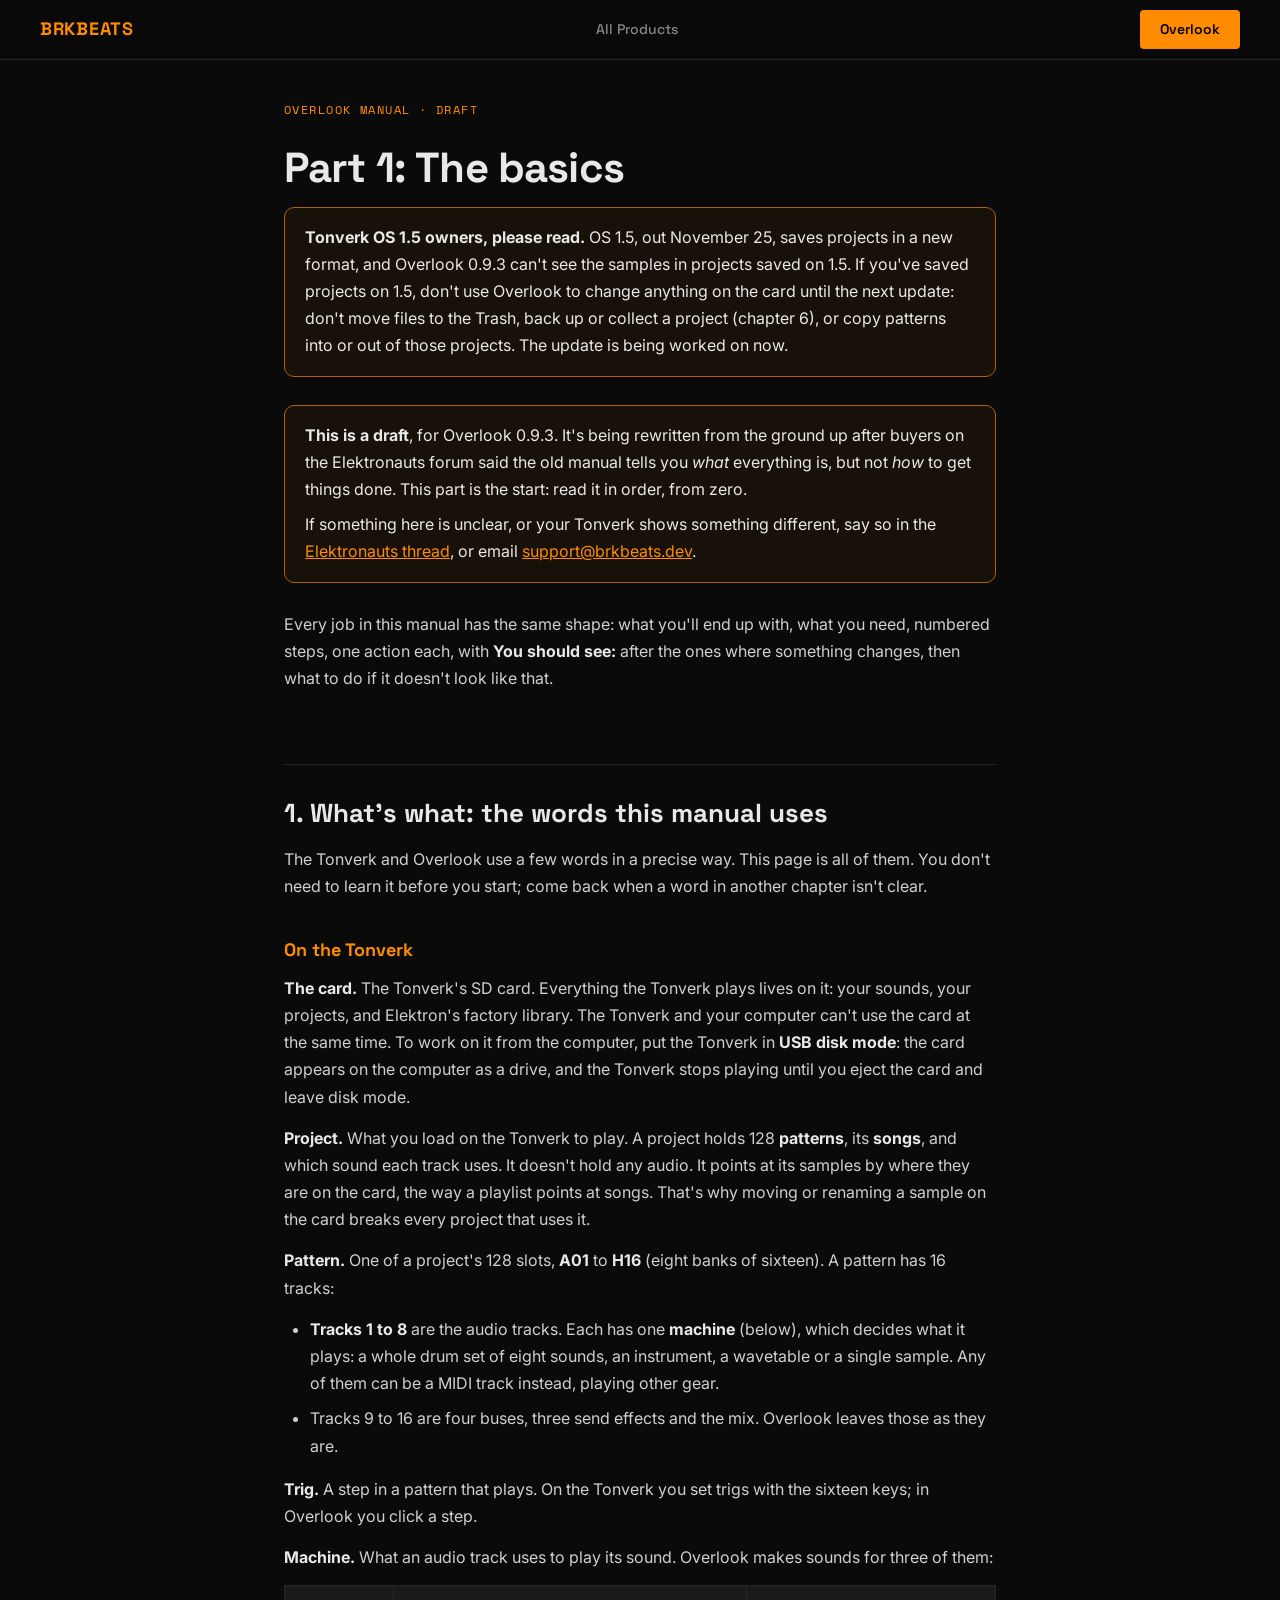
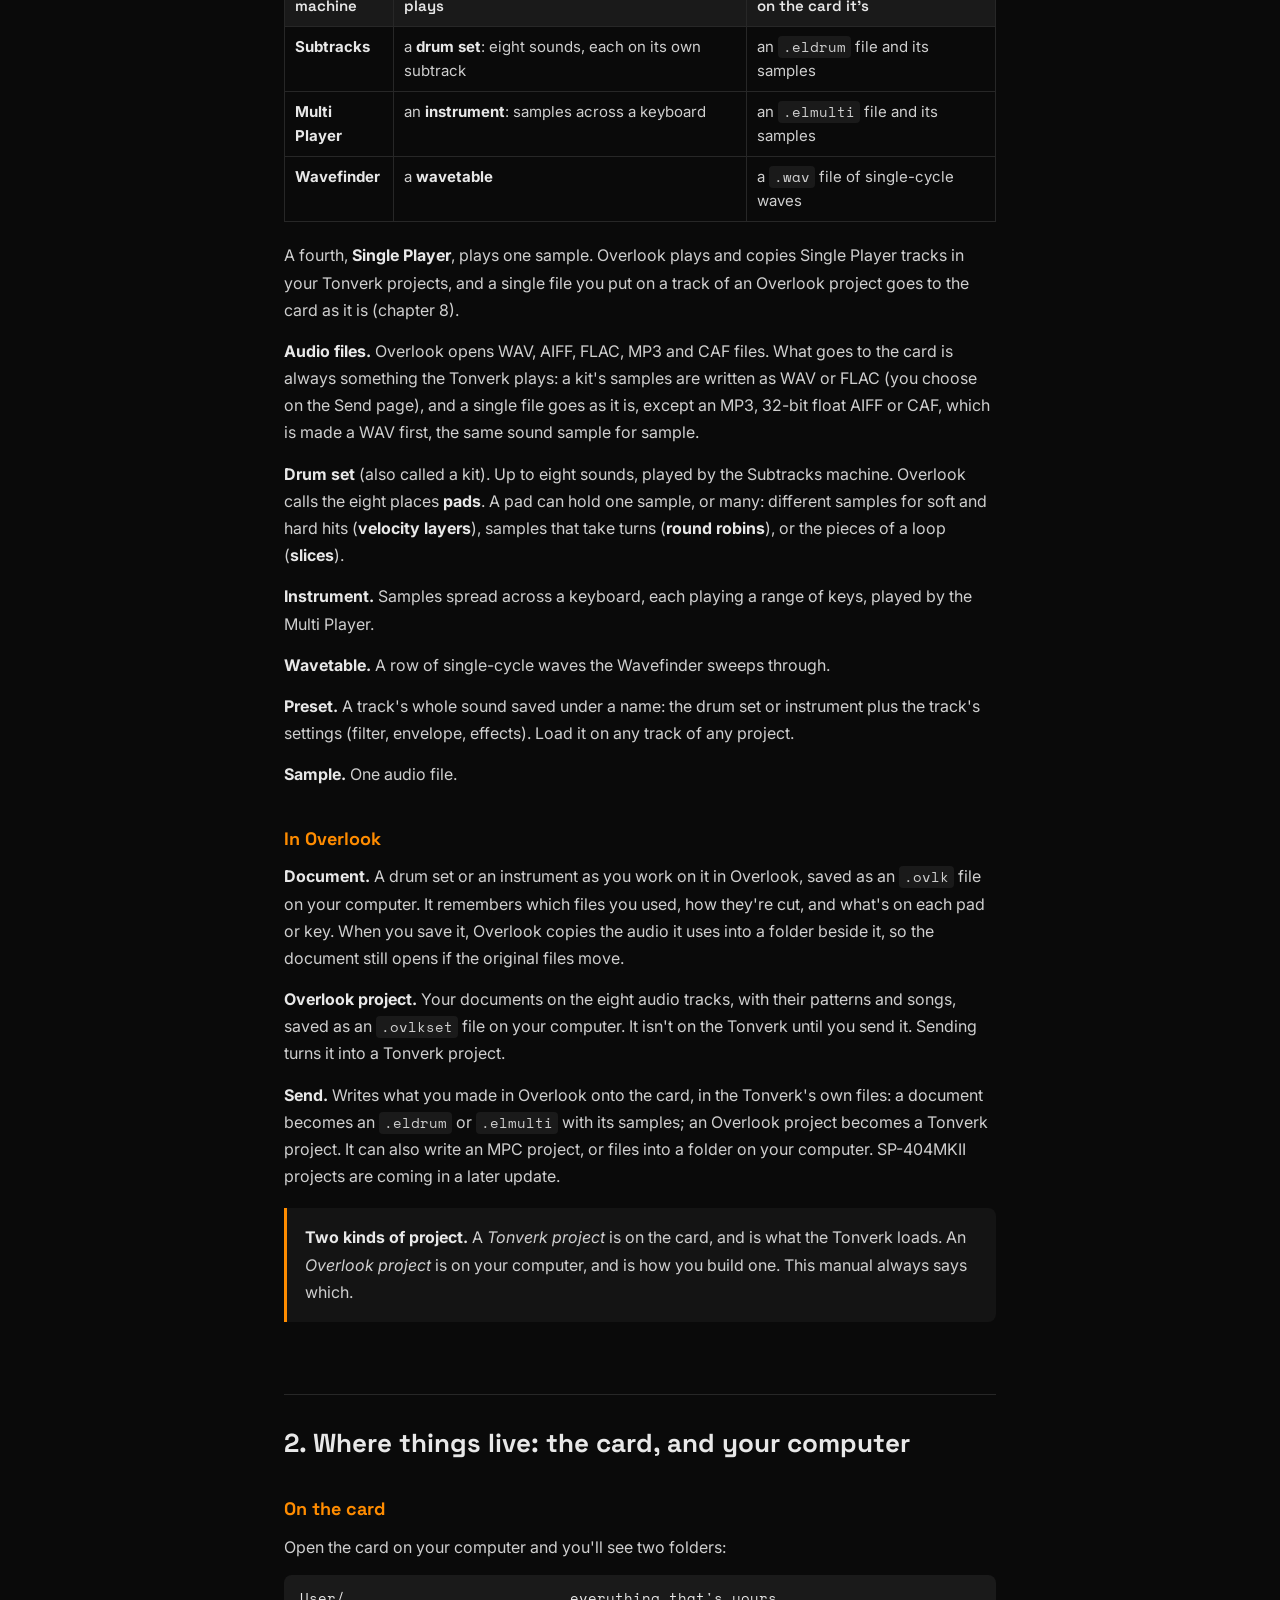
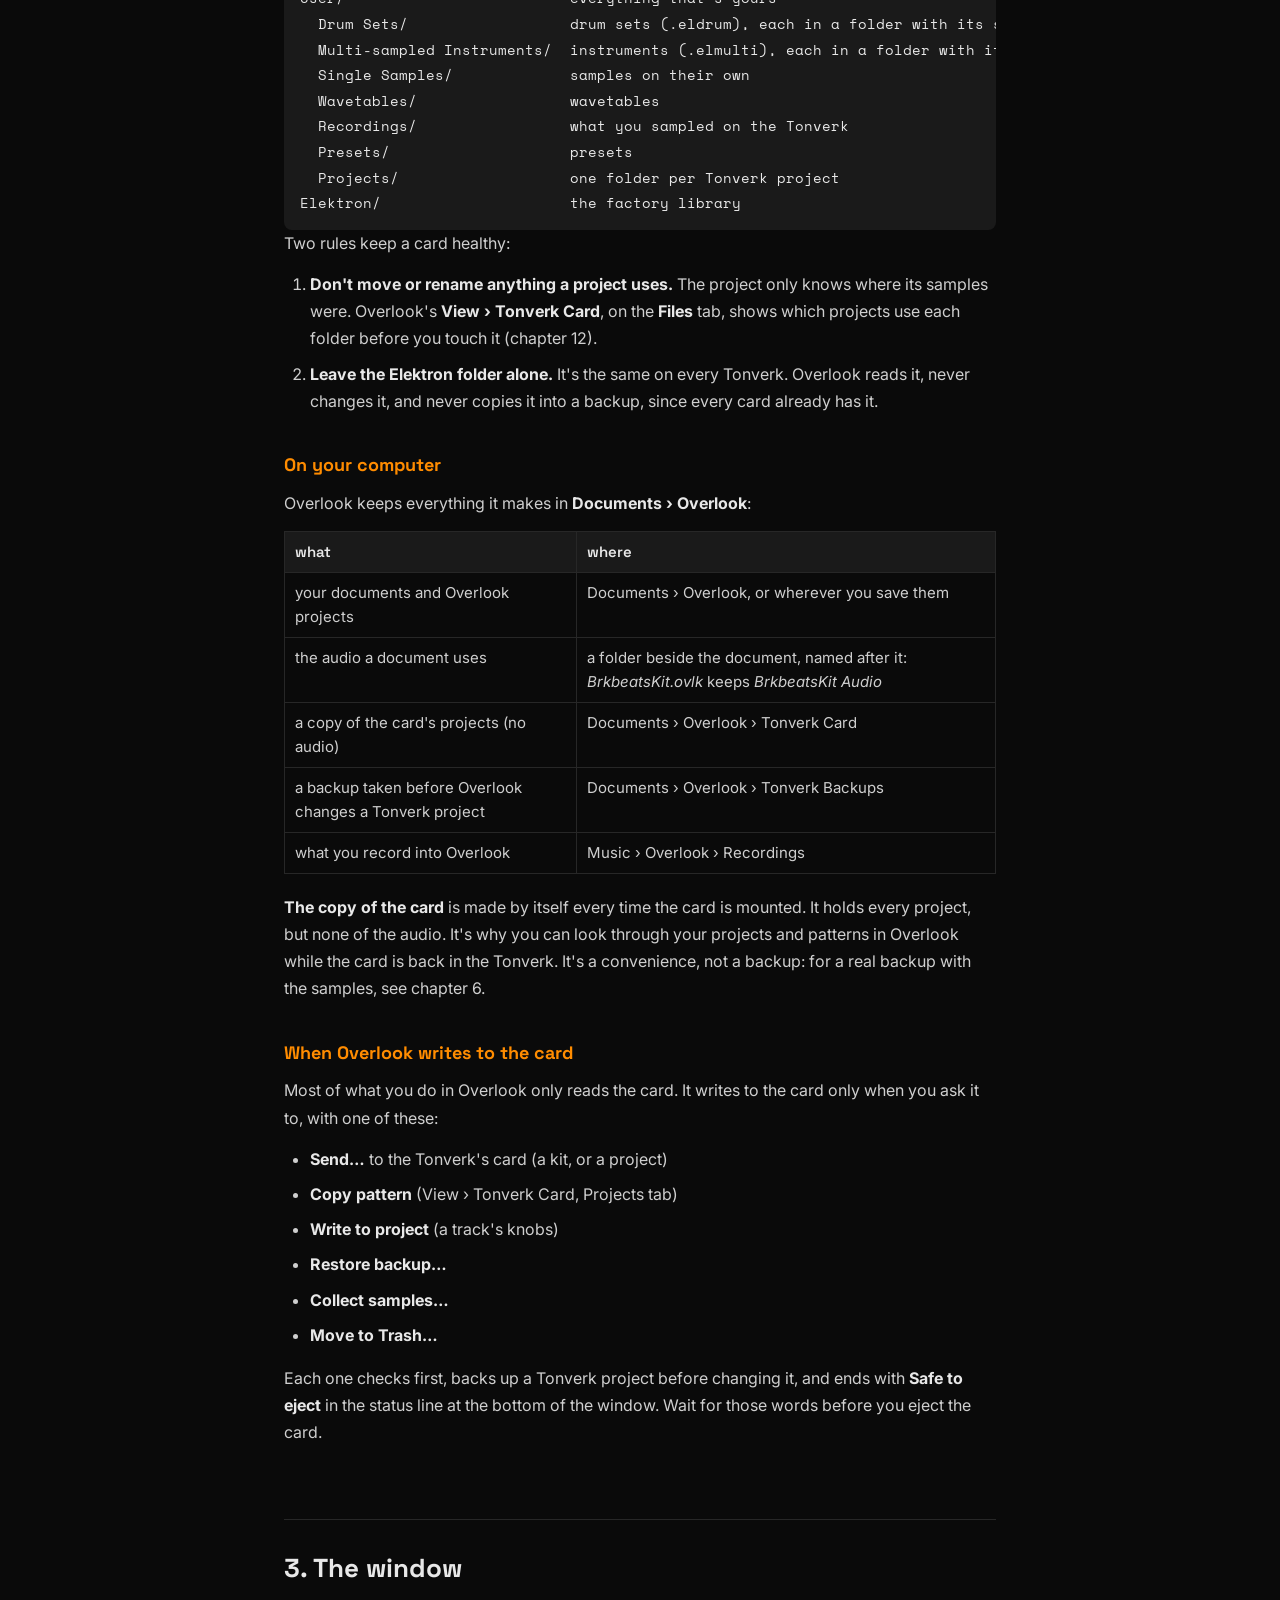
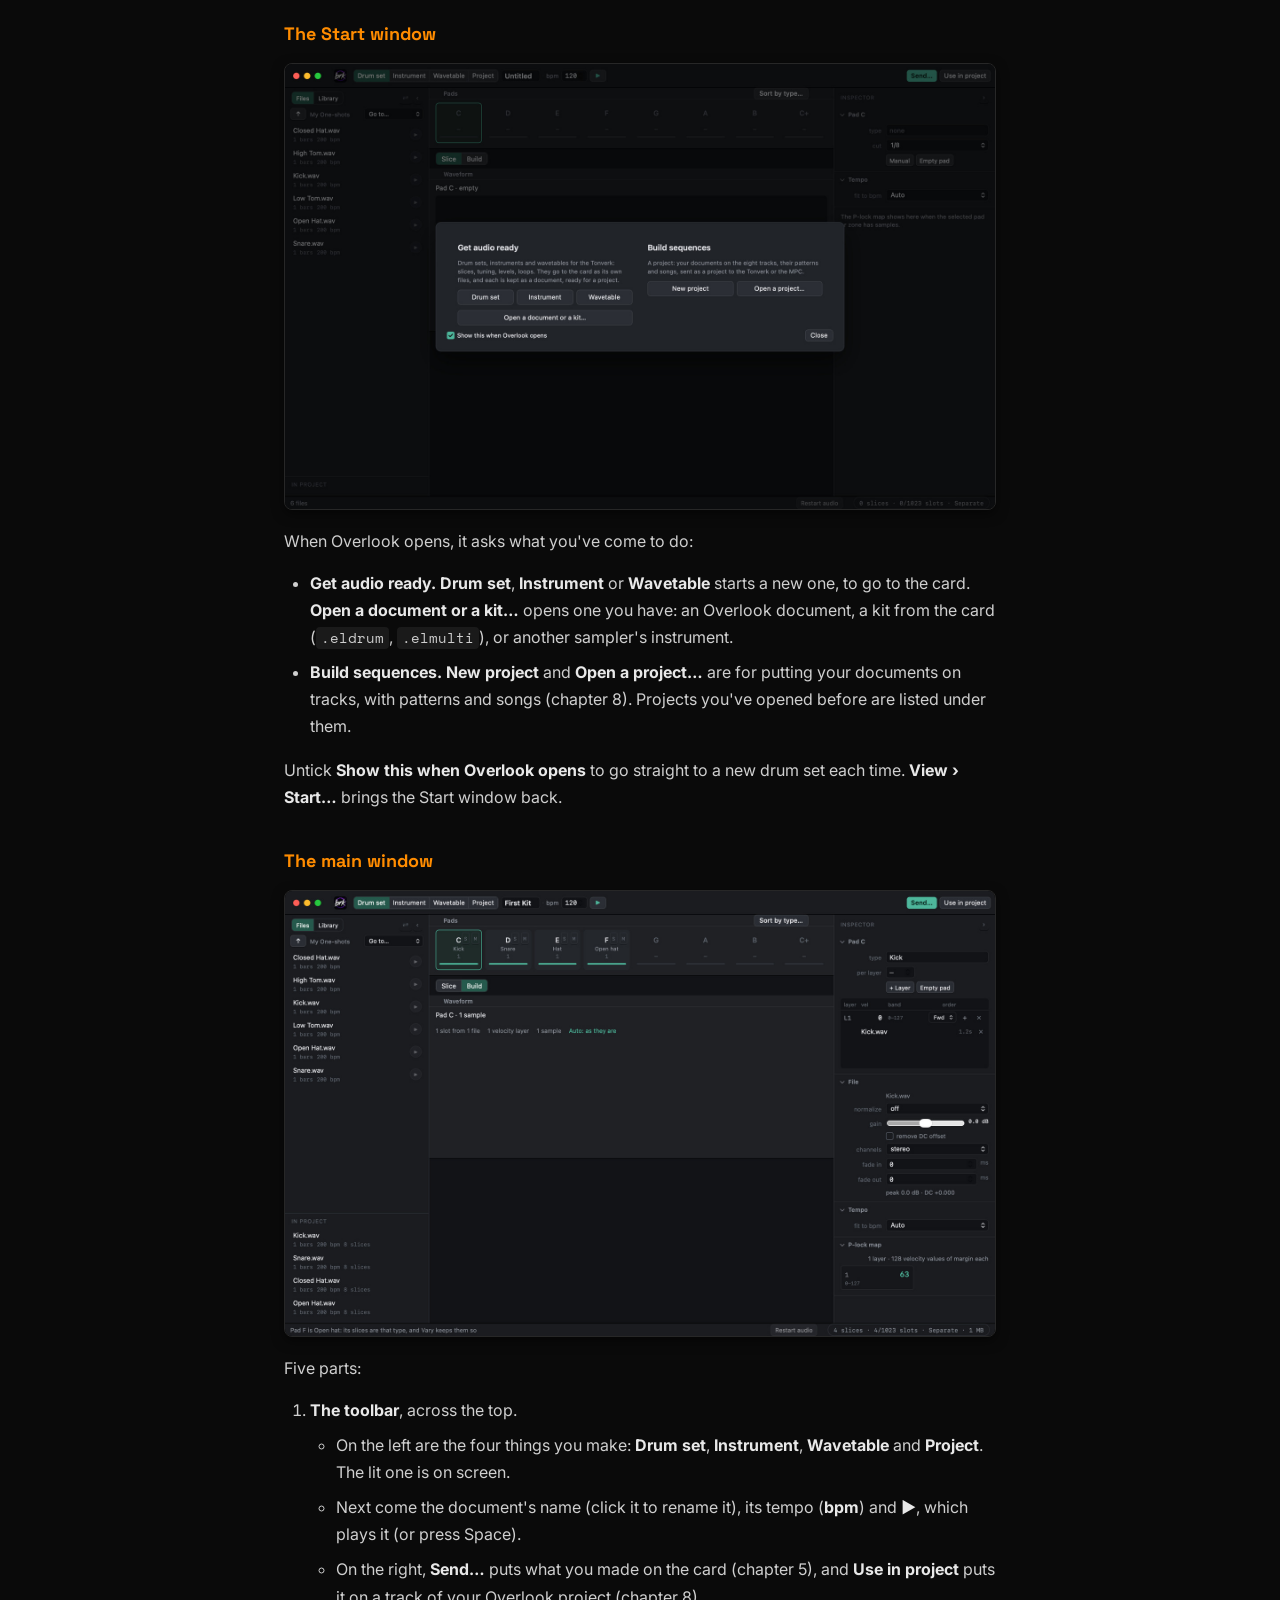
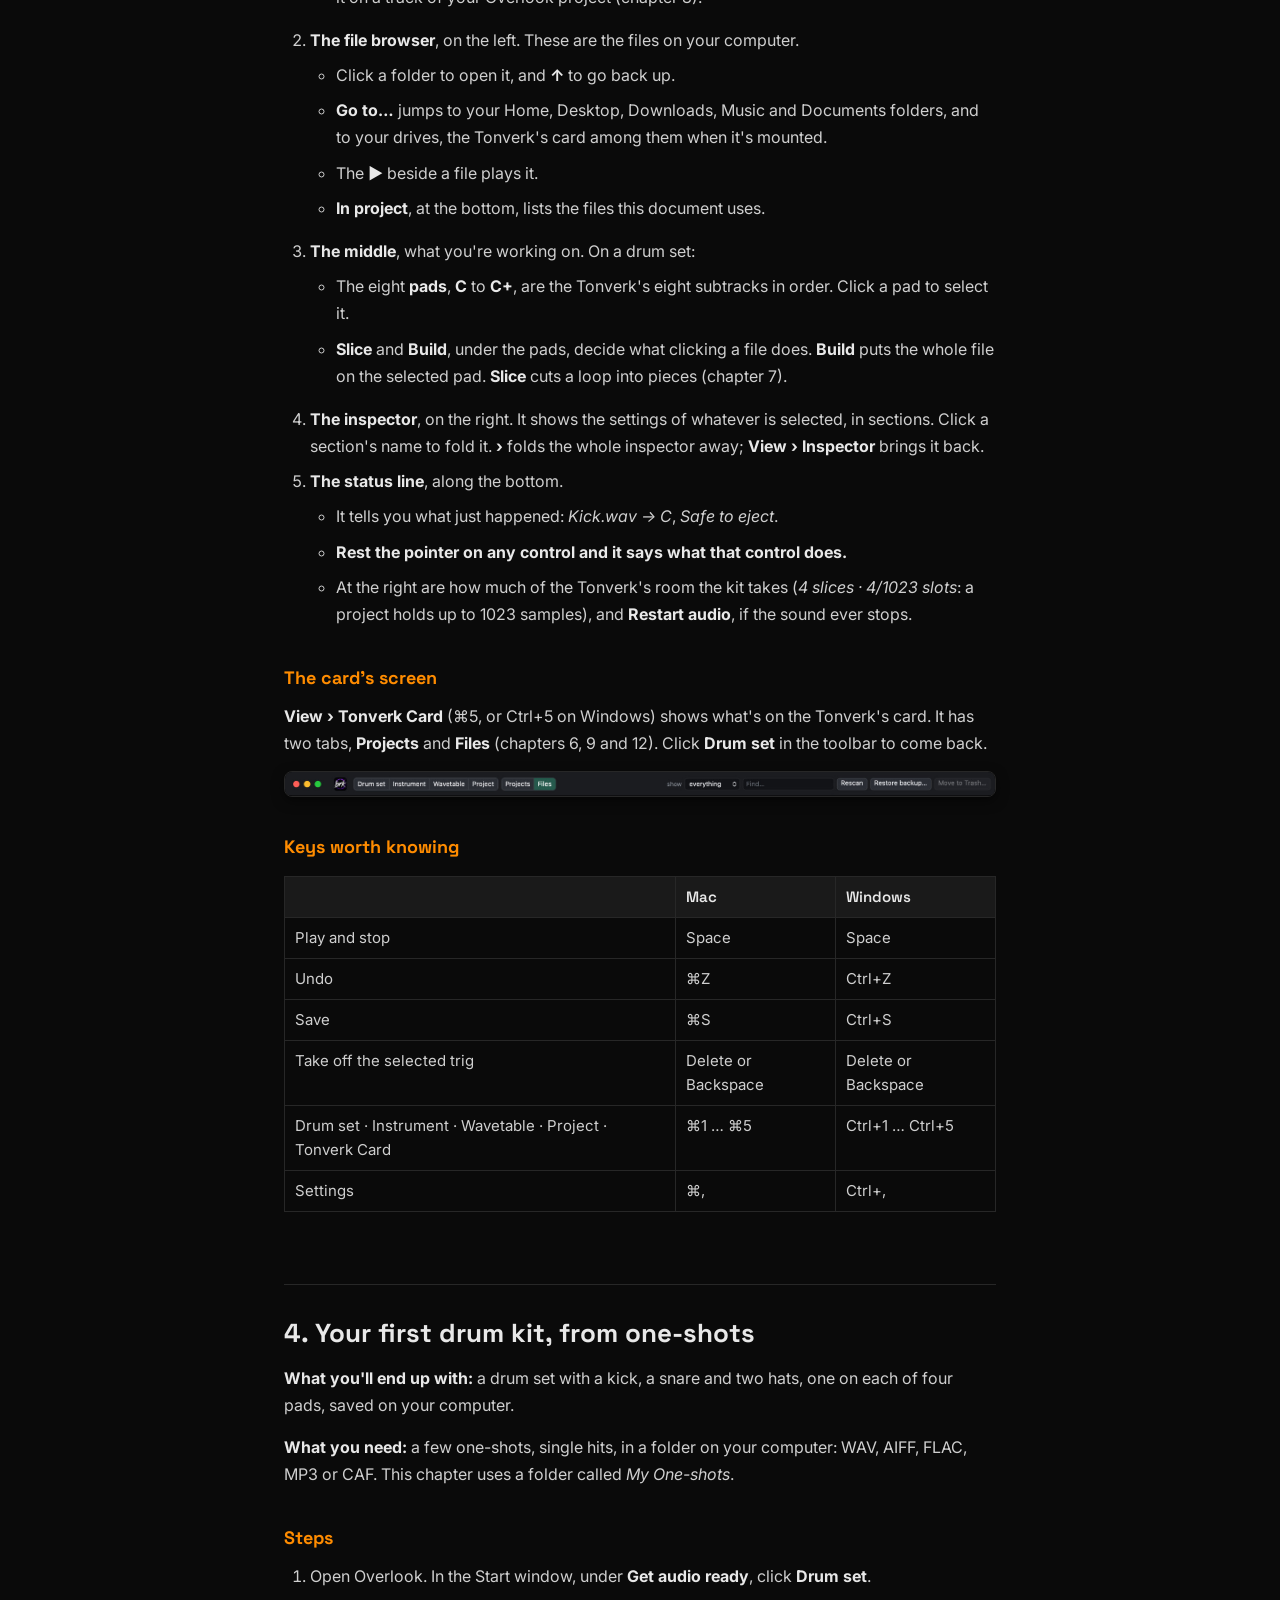
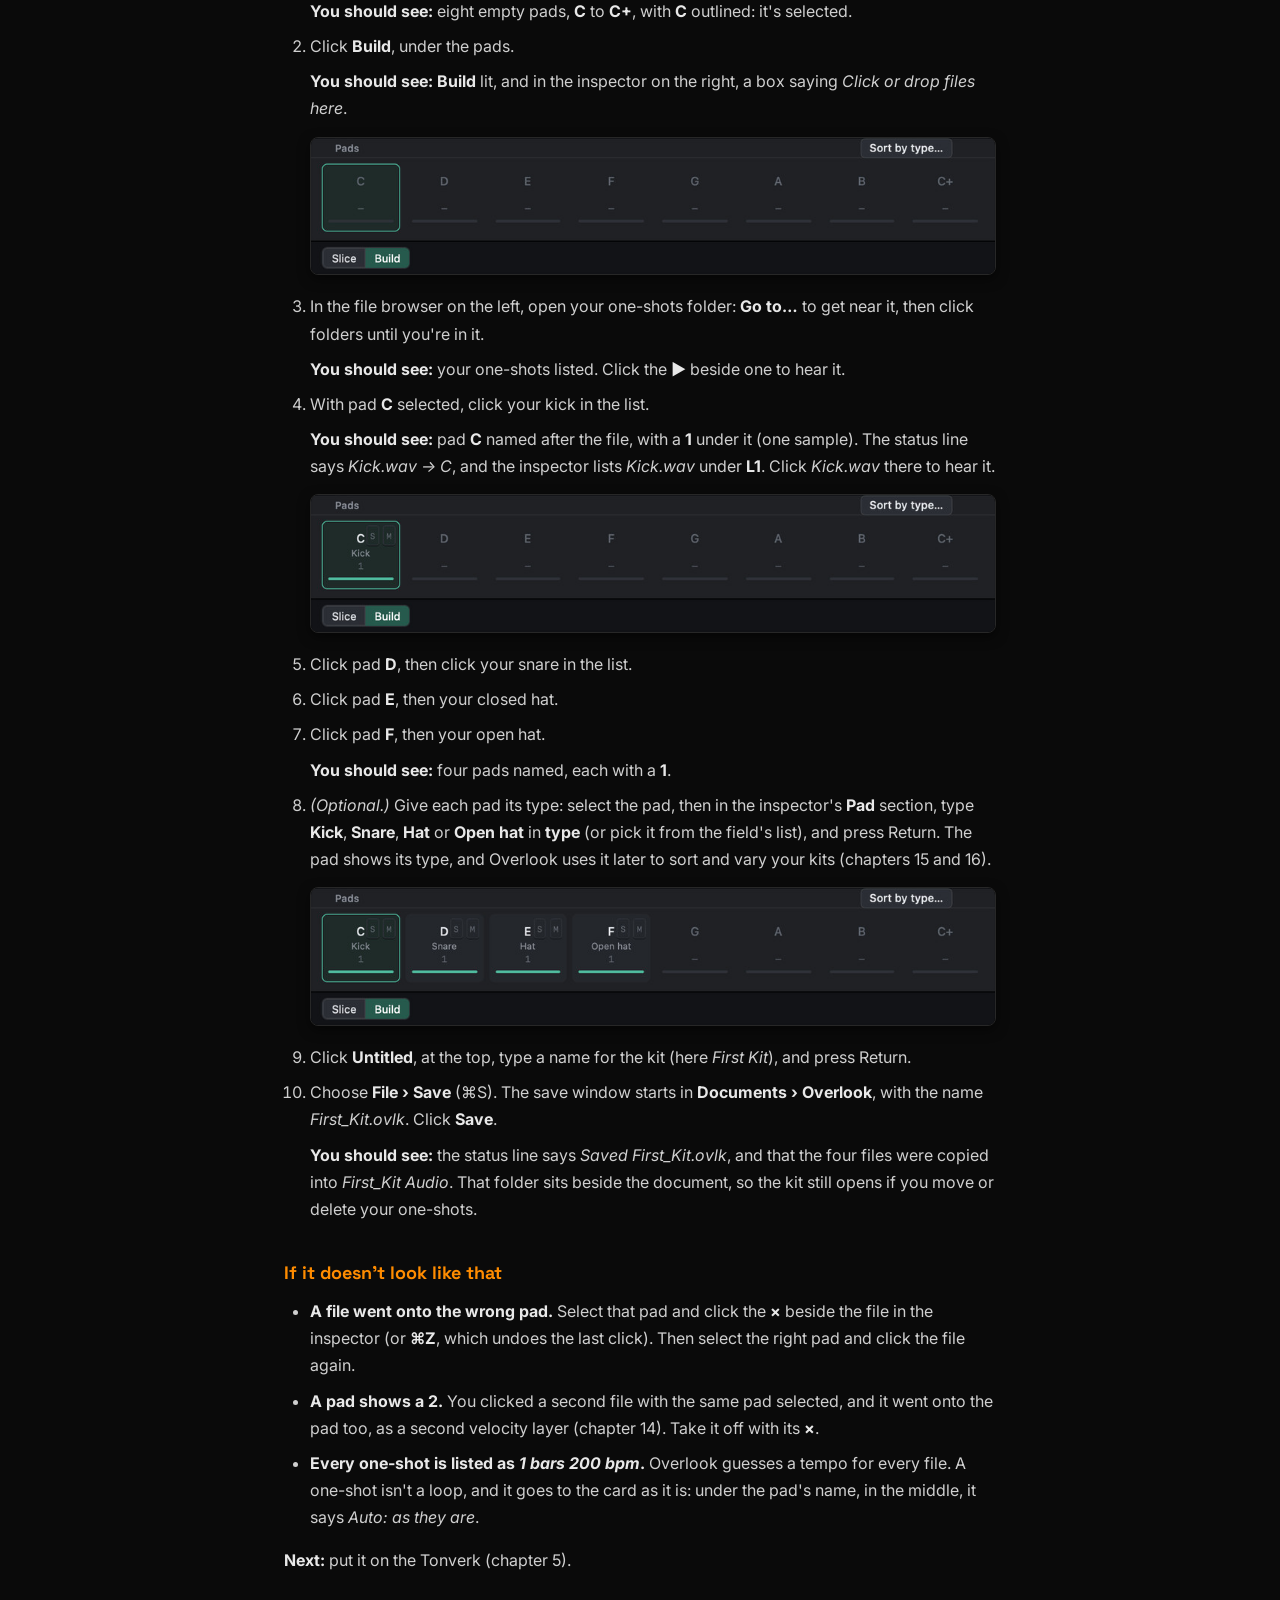
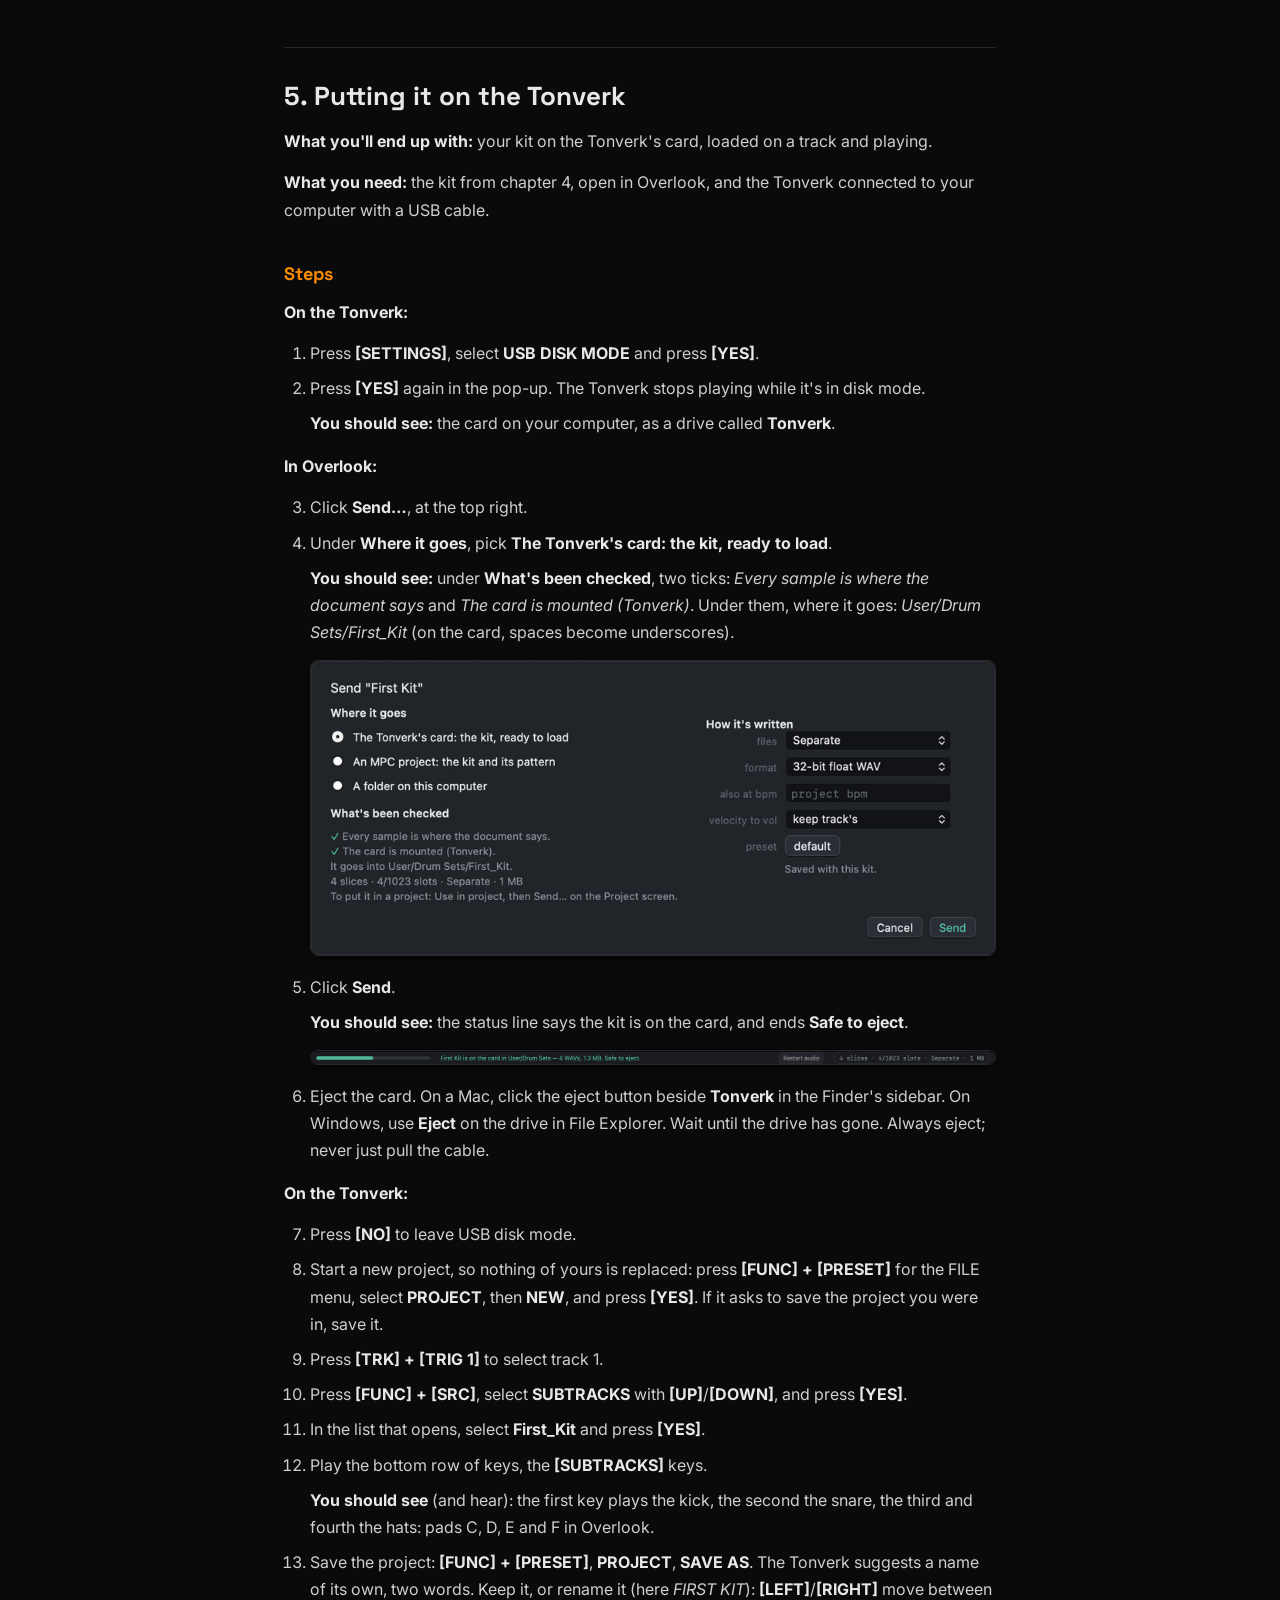
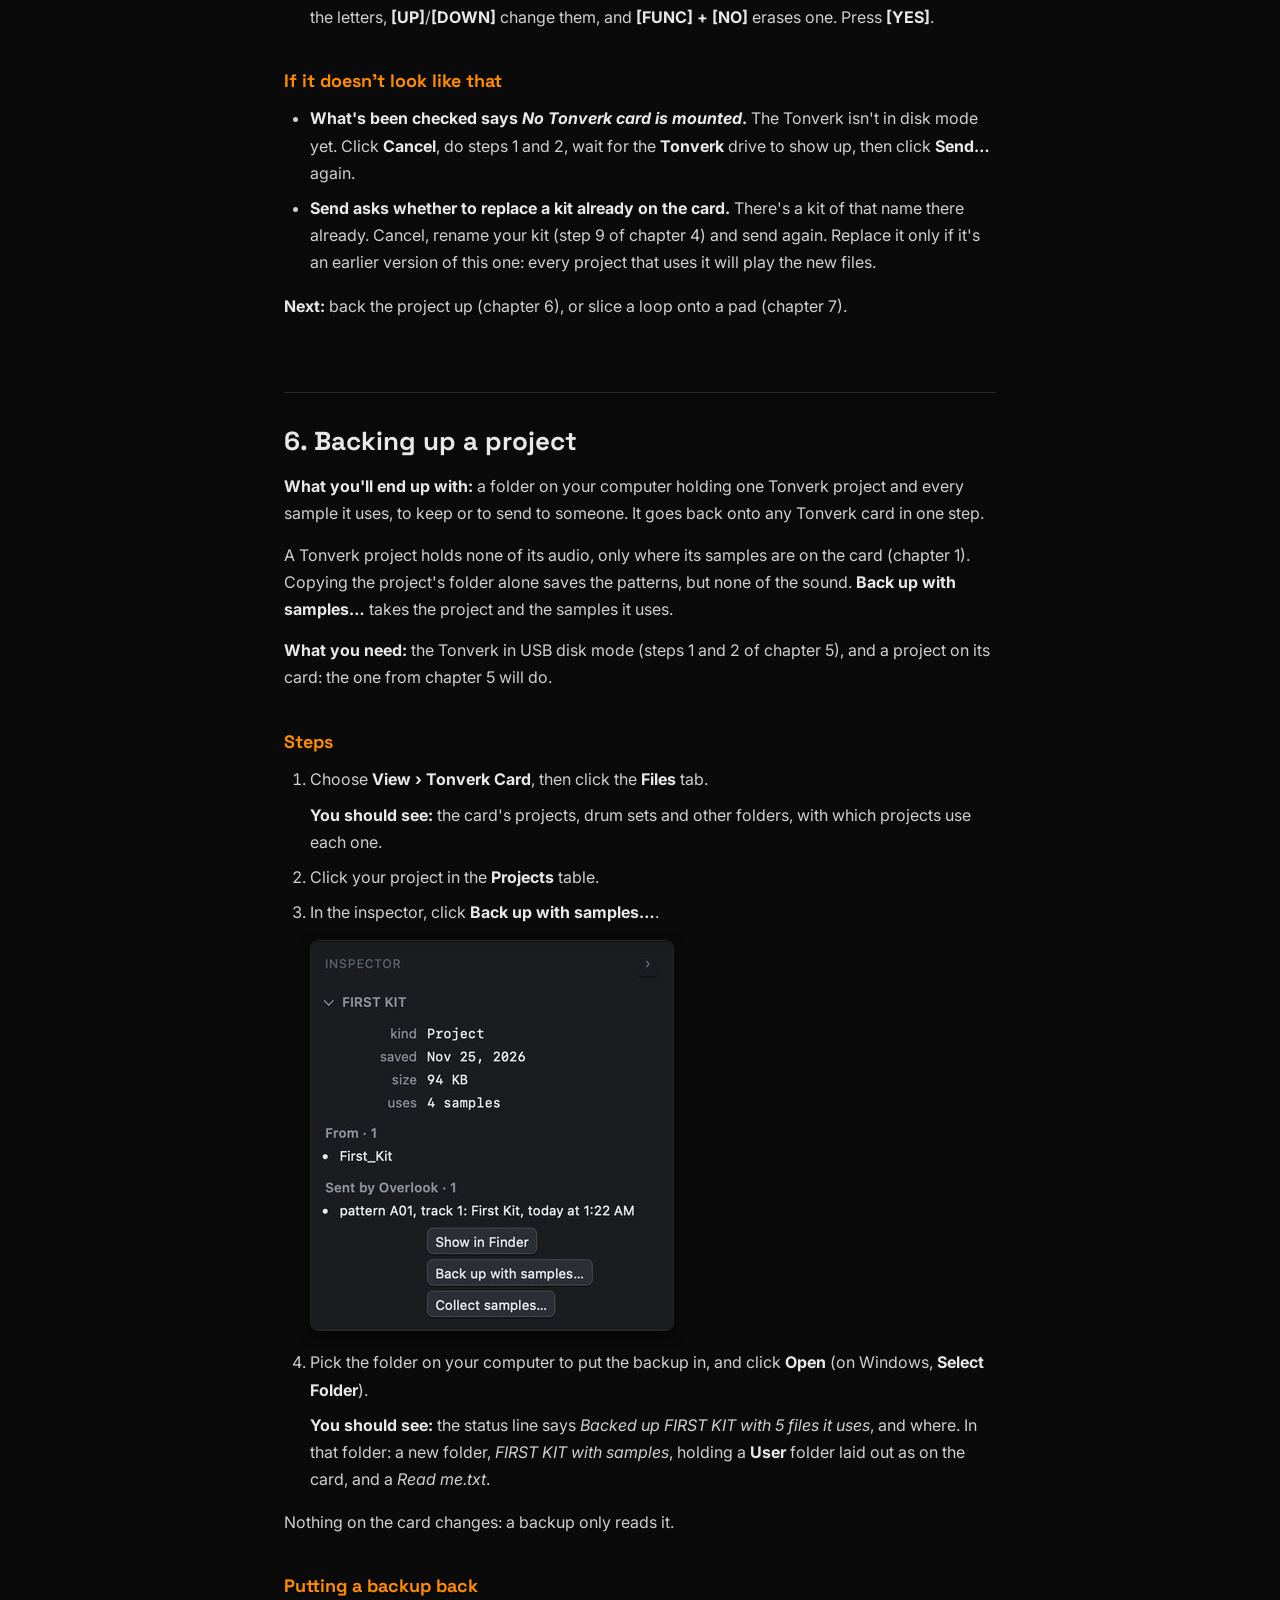
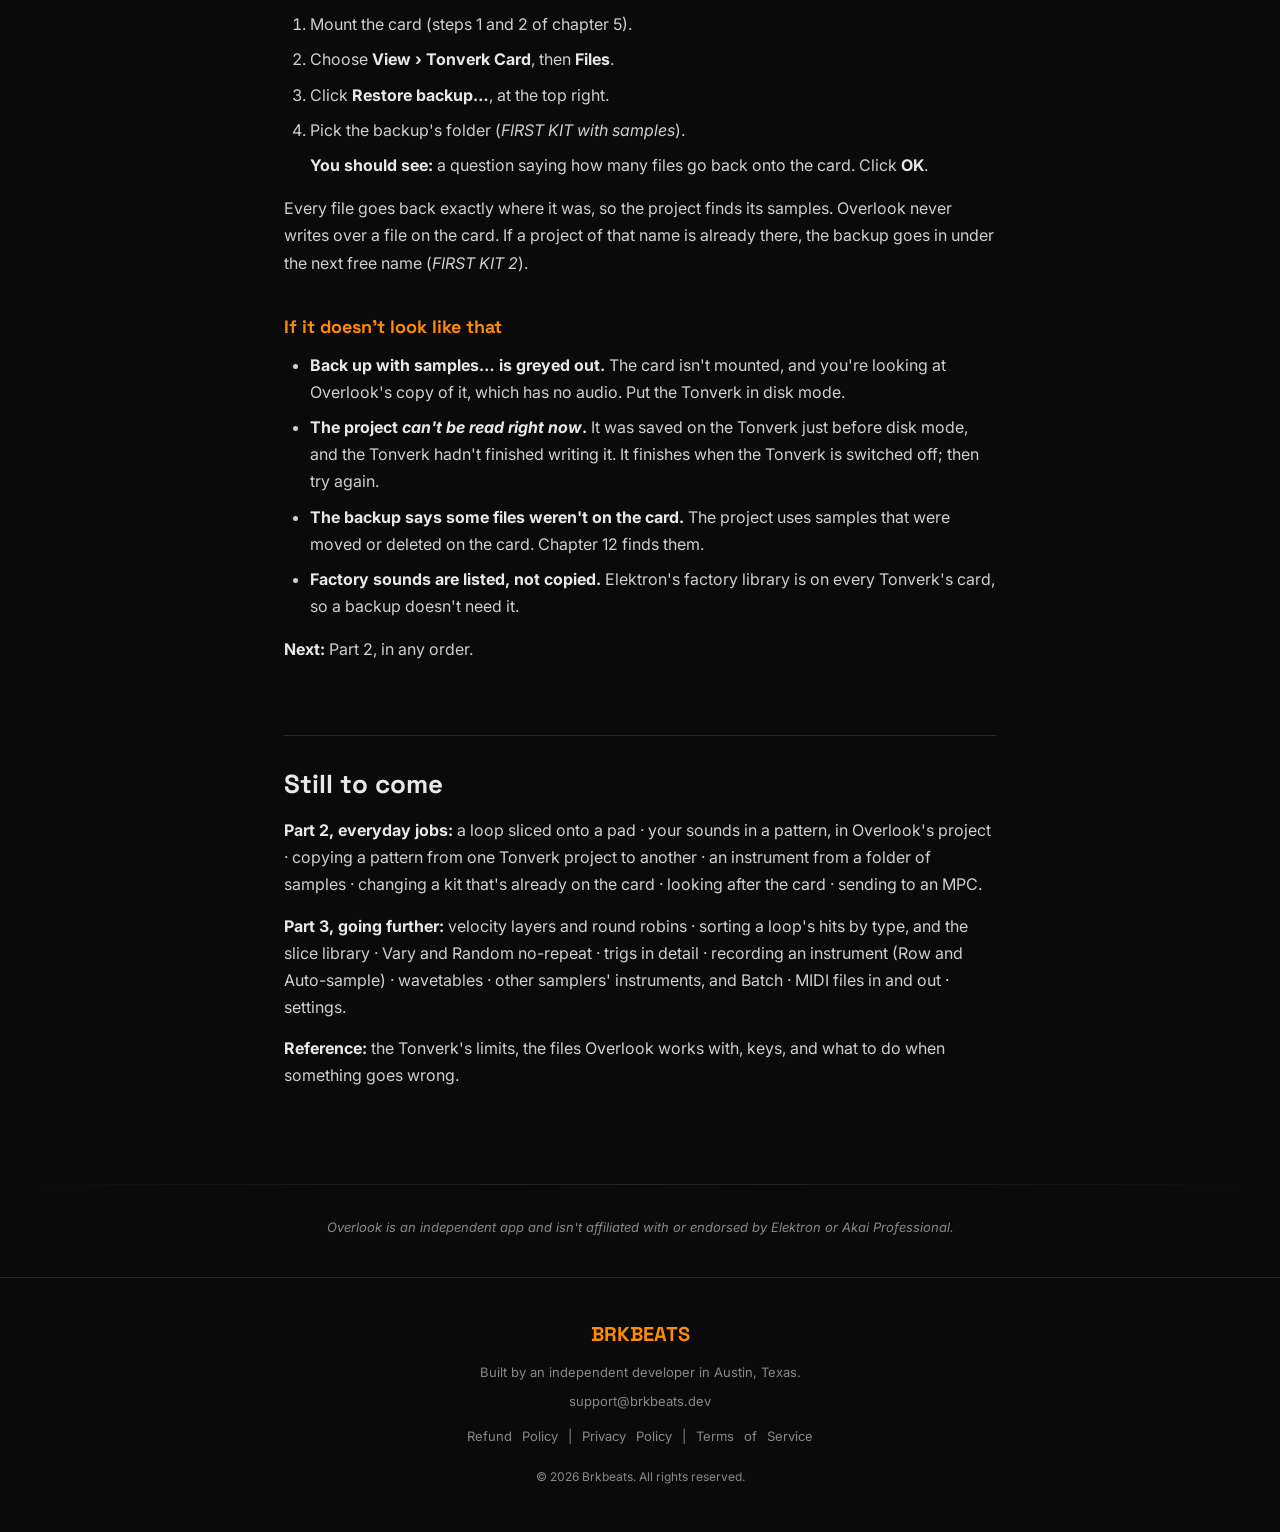
<file: overlook-manual.html>
<!DOCTYPE html>
<html lang="en">
<head>
<meta charset="UTF-8" />
<meta name="viewport" content="width=device-width, initial-scale=1.0" />
<title>Overlook manual, Part 1: The basics (draft) – Brkbeats</title>
<meta name="description" content="The first part of Overlook's new manual, in draft: the words the Tonverk and Overlook use, where things live, the window, your first drum kit, putting it on the Tonverk, and backing up a project." />
<meta name="robots" content="noindex" />
<meta property="og:type" content="article" />
<meta property="og:site_name" content="Brkbeats" />
<meta property="og:title" content="Overlook manual, Part 1: The basics (draft)" />
<meta property="og:description" content="Overlook's manual, rewritten from zero: how, not what. Part 1, in draft, for Tonverk owners to read and comment on." />
<meta property="og:url" content="https://www.brkbeats.dev/overlook-manual.html" />
<meta property="og:image" content="https://www.brkbeats.dev/assets/og/overlook.png" />
<meta property="og:image:width" content="1200" />
<meta property="og:image:height" content="630" />
<meta name="twitter:card" content="summary_large_image" />
<link rel="preconnect" href="https://fonts.googleapis.com" />
<link rel="preconnect" href="https://fonts.gstatic.com" crossorigin />
<link href="https://fonts.googleapis.com/css2?family=Space+Grotesk:wght@400;500;600;700&family=Inter:wght@400;500&family=Space+Mono&display=swap" rel="stylesheet" />
<link rel="stylesheet" href="assets/style.css?v=5" />
<style>
.manual { max-width: 760px; margin: 0 auto; padding: 40px 24px 80px; }
.manual h1 { font-family: 'Space Grotesk', sans-serif; font-size: clamp(30px, 4vw, 42px); line-height: 1.15;
  letter-spacing: -0.02em; margin: 24px 0 14px; }
.manual h2 { font-family: 'Space Grotesk', sans-serif; font-size: 26px; line-height: 1.25; margin: 72px 0 16px;
  padding-top: 32px; border-top: 1px solid var(--border); }
.manual h3 { font-family: 'Space Grotesk', sans-serif; font-size: 18px; color: var(--accent); margin: 36px 0 10px; }
.manual p, .manual li { color: #cfcfcf; font-size: 16px; line-height: 1.7; }
.manual p { margin: 0 0 14px; }
.manual strong { color: var(--text); }
.manual a { color: var(--accent); }
.manual ol, .manual ul { padding-left: 26px; margin: 0 0 16px; }
.manual li { margin: 8px 0; }
.manual li > p { margin: 8px 0; }
.manual code { font-family: var(--mono); font-size: 13.5px; background: var(--card); padding: 1px 5px; border-radius: 4px; }
.manual pre { background: var(--card); padding: 12px 16px; border-radius: 8px; overflow-x: auto; }
.manual pre code { background: none; padding: 0; }
.manual img { display: block; max-width: 100%; height: auto; margin: 14px 0 18px; border-radius: 8px;
  border: 1px solid var(--border); box-shadow: 0 4px 12px rgba(0,0,0,0.5); }
.manual table { border-collapse: collapse; margin: 14px 0 20px; width: 100%; font-size: 15px; }
.manual th, .manual td { border: 1px solid var(--border); padding: 8px 10px; text-align: left; vertical-align: top;
  color: #cfcfcf; }
.manual th { background: var(--card); color: var(--text); font-family: 'Space Grotesk', sans-serif; font-weight: 600; }
.manual blockquote { margin: 18px 0; padding: 10px 18px; border-left: 3px solid var(--accent); background: var(--surface);
  border-radius: 0 8px 8px 0; }
.manual blockquote p { margin: 6px 0; }
.manual hr { display: none; }
.draft-note { border: 1px solid var(--accent-dim); background: rgba(255,140,0,0.06); border-radius: 10px;
  padding: 16px 20px; margin: 8px 0 28px; }
.draft-note p { margin: 0 0 8px; color: var(--text); }
.draft-note p:last-child { margin-bottom: 0; }
.manual .eyebrow { font-family: var(--mono); font-size: 12px; letter-spacing: 0.12em; text-transform: uppercase;
  color: var(--accent); margin: 0; }
.coming li { color: var(--muted); }
@media (max-width: 600px) { .manual { padding: 24px 16px 60px; } .manual table { font-size: 14px; } }
</style>
</head>
<body>

<!-- NAV -->
<nav>
<a class="nav-logo" href="/">BRKBEATS</a>
<div class="nav-links">
<a class="nav-link" href="/#products">All Products</a>
</div>
<a class="nav-buy" href="overlook.html">Overlook</a>
</nav>

<main class="manual">

<p class="eyebrow">Overlook manual · draft</p>
<h1>Part 1: The basics</h1>
<div class="draft-note">
<p><strong>Tonverk OS 1.5 owners, please read.</strong> OS 1.5, out November 25, saves projects in a new format, and
Overlook 0.9.3 can't see the samples in projects saved on 1.5. If you've saved projects on 1.5, don't use Overlook to
change anything on the card until the next update: don't move files to the Trash, back up or collect a project
(chapter 6), or copy patterns into or out of those projects. The update is being worked on now.</p>
</div>
<div class="draft-note">
<p><strong>This is a draft</strong>, for Overlook 0.9.3. It's being rewritten from the ground up after buyers on the
Elektronauts forum said the old manual tells you <em>what</em> everything is, but not <em>how</em> to get things done.
This part is the start: read it in order, from zero.</p>
<p>If something here is unclear, or your Tonverk shows something different, say so in the
<a href="https://www.elektronauts.com/t/256372">Elektronauts thread</a>, or email
<a href="mailto:support@brkbeats.dev">support@brkbeats.dev</a>.</p>
</div>
<p>Every job in this manual has the same shape: what you'll end up with, what you need, numbered steps, one action
each, with <strong>You should see:</strong> after the ones where something changes, then what to do if it doesn't
look like that.</p>

<h2>1. What's what: the words this manual uses</h2>
<p>The Tonverk and Overlook use a few words in a precise way. This page is all of them. You don't need to learn it before you start; come back when a word in another chapter isn't clear.</p>
<h3>On the Tonverk</h3>
<p><strong>The card.</strong> The Tonverk's SD card. Everything the Tonverk plays lives on it: your sounds, your projects, and Elektron's factory library. The Tonverk and your computer can't use the card at the same time. To work on it from the computer, put the Tonverk in <strong>USB disk mode</strong>: the card appears on the computer as a drive, and the Tonverk stops playing until you eject the card and leave disk mode.</p>
<p><strong>Project.</strong> What you load on the Tonverk to play. A project holds 128 <strong>patterns</strong>, its <strong>songs</strong>, and which sound each track uses. It doesn't hold any audio. It points at its samples by where they are on the card, the way a playlist points at songs. That's why moving or renaming a sample on the card breaks every project that uses it.</p>
<p><strong>Pattern.</strong> One of a project's 128 slots, <strong>A01</strong> to <strong>H16</strong> (eight banks of sixteen). A pattern has 16 tracks:</p>
<ul><li><p><strong>Tracks 1 to 8</strong> are the audio tracks. Each has one <strong>machine</strong> (below), which decides what it plays: a whole drum set of eight sounds, an instrument, a wavetable or a single sample. Any of them can be a MIDI track instead, playing other gear.</p></li><li><p>Tracks 9 to 16 are four buses, three send effects and the mix. Overlook leaves those as they are.</p></li></ul>
<p><strong>Trig.</strong> A step in a pattern that plays. On the Tonverk you set trigs with the sixteen keys; in Overlook you click a step.</p>
<p><strong>Machine.</strong> What an audio track uses to play its sound. Overlook makes sounds for three of them:</p>
<table><tr><th>machine</th><th>plays</th><th>on the card it's</th></tr><tr><td><strong>Subtracks</strong></td><td>a <strong>drum set</strong>: eight sounds, each on its own subtrack</td><td>an <code>.eldrum</code> file and its samples</td></tr><tr><td><strong>Multi Player</strong></td><td>an <strong>instrument</strong>: samples across a keyboard</td><td>an <code>.elmulti</code> file and its samples</td></tr><tr><td><strong>Wavefinder</strong></td><td>a <strong>wavetable</strong></td><td>a <code>.wav</code> file of single-cycle waves</td></tr></table>
<p>A fourth, <strong>Single Player</strong>, plays one sample. Overlook plays and copies Single Player tracks in your Tonverk projects, and a single file you put on a track of an Overlook project goes to the card as it is (chapter 8).</p>
<p><strong>Audio files.</strong> Overlook opens WAV, AIFF, FLAC, MP3 and CAF files. What goes to the card is always something the Tonverk plays: a kit's samples are written as WAV or FLAC (you choose on the Send page), and a single file goes as it is, except an MP3, 32-bit float AIFF or CAF, which is made a WAV first, the same sound sample for sample.</p>
<p><strong>Drum set</strong> (also called a kit). Up to eight sounds, played by the Subtracks machine. Overlook calls the eight places <strong>pads</strong>. A pad can hold one sample, or many: different samples for soft and hard hits (<strong>velocity layers</strong>), samples that take turns (<strong>round robins</strong>), or the pieces of a loop (<strong>slices</strong>).</p>
<p><strong>Instrument.</strong> Samples spread across a keyboard, each playing a range of keys, played by the Multi Player.</p>
<p><strong>Wavetable.</strong> A row of single-cycle waves the Wavefinder sweeps through.</p>
<p><strong>Preset.</strong> A track's whole sound saved under a name: the drum set or instrument plus the track's settings (filter, envelope, effects). Load it on any track of any project.</p>
<p><strong>Sample.</strong> One audio file.</p>
<h3>In Overlook</h3>
<p><strong>Document.</strong> A drum set or an instrument as you work on it in Overlook, saved as an <code>.ovlk</code> file on your computer. It remembers which files you used, how they're cut, and what's on each pad or key. When you save it, Overlook copies the audio it uses into a folder beside it, so the document still opens if the original files move.</p>
<p><strong>Overlook project.</strong> Your documents on the eight audio tracks, with their patterns and songs, saved as an <code>.ovlkset</code> file on your computer. It isn't on the Tonverk until you send it. Sending turns it into a Tonverk project.</p>
<p><strong>Send.</strong> Writes what you made in Overlook onto the card, in the Tonverk's own files: a document becomes an <code>.eldrum</code> or <code>.elmulti</code> with its samples; an Overlook project becomes a Tonverk project. It can also write an MPC project, or files into a folder on your computer. SP-404MKII projects are coming in a later update.</p>
<blockquote><p><strong>Two kinds of project.</strong> A <em>Tonverk project</em> is on the card, and is what the Tonverk loads. An <em>Overlook project</em> is on your computer, and is how you build one. This manual always says which.</p></blockquote>
<hr>
<h2>2. Where things live: the card, and your computer</h2>
<h3>On the card</h3>
<p>Open the card on your computer and you'll see two folders:</p>
<pre><code>User/                         everything that&#x27;s yours
  Drum Sets/                  drum sets (.eldrum), each in a folder with its samples
  Multi-sampled Instruments/  instruments (.elmulti), each in a folder with its samples
  Single Samples/             samples on their own
  Wavetables/                 wavetables
  Recordings/                 what you sampled on the Tonverk
  Presets/                    presets
  Projects/                   one folder per Tonverk project
Elektron/                     the factory library</code></pre>
<p>Two rules keep a card healthy:</p>
<ol><li><p><strong>Don't move or rename anything a project uses.</strong> The project only knows where its samples were. Overlook's <strong>View › Tonverk Card</strong>, on the <strong>Files</strong> tab, shows which projects use each folder before you touch it (chapter 12).</p></li><li><p><strong>Leave the Elektron folder alone.</strong> It's the same on every Tonverk. Overlook reads it, never changes it, and never copies it into a backup, since every card already has it.</p></li></ol>
<h3>On your computer</h3>
<p>Overlook keeps everything it makes in <strong>Documents › Overlook</strong>:</p>
<table><tr><th>what</th><th>where</th></tr><tr><td>your documents and Overlook projects</td><td>Documents › Overlook, or wherever you save them</td></tr><tr><td>the audio a document uses</td><td>a folder beside the document, named after it: <em>BrkbeatsKit.ovlk</em> keeps <em>BrkbeatsKit Audio</em></td></tr><tr><td>a copy of the card's projects (no audio)</td><td>Documents › Overlook › Tonverk Card</td></tr><tr><td>a backup taken before Overlook changes a Tonverk project</td><td>Documents › Overlook › Tonverk Backups</td></tr><tr><td>what you record into Overlook</td><td>Music › Overlook › Recordings</td></tr></table>
<p><strong>The copy of the card</strong> is made by itself every time the card is mounted. It holds every project, but none of the audio. It's why you can look through your projects and patterns in Overlook while the card is back in the Tonverk. It's a convenience, not a backup: for a real backup with the samples, see chapter 6.</p>
<h3>When Overlook writes to the card</h3>
<p>Most of what you do in Overlook only reads the card. It writes to the card only when you ask it to, with one of these:</p>
<ul><li><p><strong>Send…</strong> to the Tonverk's card (a kit, or a project)</p></li><li><p><strong>Copy pattern</strong> (View › Tonverk Card, Projects tab)</p></li><li><p><strong>Write to project</strong> (a track's knobs)</p></li><li><p><strong>Restore backup…</strong></p></li><li><p><strong>Collect samples…</strong></p></li><li><p><strong>Move to Trash…</strong></p></li></ul>
<p>Each one checks first, backs up a Tonverk project before changing it, and ends with <strong>Safe to eject</strong> in the status line at the bottom of the window. Wait for those words before you eject the card.</p>
<hr>
<h2>3. The window</h2>
<h3>The Start window</h3>
<img alt="The Start window" src="assets/manual/front.jpg" loading="lazy">
<p>When Overlook opens, it asks what you've come to do:</p>
<ul><li><p><strong>Get audio ready.</strong> <strong>Drum set</strong>, <strong>Instrument</strong> or <strong>Wavetable</strong> starts a new one, to go to the card. <strong>Open a document or a kit…</strong> opens one you have: an Overlook document, a kit from the card (<code>.eldrum</code>, <code>.elmulti</code>), or another sampler's instrument.</p></li><li><p><strong>Build sequences.</strong> <strong>New project</strong> and <strong>Open a project…</strong> are for putting your documents on tracks, with patterns and songs (chapter 8). Projects you've opened before are listed under them.</p></li></ul>
<p>Untick <strong>Show this when Overlook opens</strong> to go straight to a new drum set each time. <strong>View › Start…</strong> brings the Start window back.</p>
<h3>The main window</h3>
<img alt="The main window, with a drum set open" src="assets/manual/kit.jpg" loading="lazy">
<p>Five parts:</p>
<ol><li><p><strong>The toolbar</strong>, across the top.</p>
<ul><li><p>On the left are the four things you make: <strong>Drum set</strong>, <strong>Instrument</strong>, <strong>Wavetable</strong> and <strong>Project</strong>. The lit one is on screen.</p></li><li><p>Next come the document's name (click it to rename it), its tempo (<strong>bpm</strong>) and <strong>▶</strong>, which plays it (or press Space).</p></li><li><p>On the right, <strong>Send…</strong> puts what you made on the card (chapter 5), and <strong>Use in project</strong> puts it on a track of your Overlook project (chapter 8).</p></li></ul></li><li><p><strong>The file browser</strong>, on the left. These are the files on your computer.</p>
<ul><li><p>Click a folder to open it, and <strong>↑</strong> to go back up.</p></li><li><p><strong>Go to…</strong> jumps to your Home, Desktop, Downloads, Music and Documents folders, and to your drives, the Tonverk's card among them when it's mounted.</p></li><li><p>The <strong>▶</strong> beside a file plays it.</p></li><li><p><strong>In project</strong>, at the bottom, lists the files this document uses.</p></li></ul></li><li><p><strong>The middle</strong>, what you're working on. On a drum set:</p>
<ul><li><p>The eight <strong>pads</strong>, <strong>C</strong> to <strong>C+</strong>, are the Tonverk's eight subtracks in order. Click a pad to select it.</p></li><li><p><strong>Slice</strong> and <strong>Build</strong>, under the pads, decide what clicking a file does. <strong>Build</strong> puts the whole file on the selected pad. <strong>Slice</strong> cuts a loop into pieces (chapter 7).</p></li></ul></li><li><p><strong>The inspector</strong>, on the right. It shows the settings of whatever is selected, in sections. Click a section's name to fold it. <strong>›</strong> folds the whole inspector away; <strong>View › Inspector</strong> brings it back.</p></li><li><p><strong>The status line</strong>, along the bottom.</p>
<ul><li><p>It tells you what just happened: <em>Kick.wav → C</em>, <em>Safe to eject</em>.</p></li><li><p><strong>Rest the pointer on any control and it says what that control does.</strong></p></li><li><p>At the right are how much of the Tonverk's room the kit takes (<em>4 slices · 4/1023 slots</em>: a project holds up to 1023 samples), and <strong>Restart audio</strong>, if the sound ever stops.</p></li></ul></li></ol>
<h3>The card's screen</h3>
<p><strong>View › Tonverk Card</strong> (⌘5, or Ctrl+5 on Windows) shows what's on the Tonverk's card. It has two tabs, <strong>Projects</strong> and <strong>Files</strong> (chapters 6, 9 and 12). Click <strong>Drum set</strong> in the toolbar to come back.</p>
<img alt="The toolbar on the card's screen" src="assets/manual/card-toolbar.jpg" loading="lazy">
<h3>Keys worth knowing</h3>
<table><tr><th></th><th>Mac</th><th>Windows</th></tr><tr><td>Play and stop</td><td>Space</td><td>Space</td></tr><tr><td>Undo</td><td>⌘Z</td><td>Ctrl+Z</td></tr><tr><td>Save</td><td>⌘S</td><td>Ctrl+S</td></tr><tr><td>Take off the selected trig</td><td>Delete or Backspace</td><td>Delete or Backspace</td></tr><tr><td>Drum set · Instrument · Wavetable · Project · Tonverk Card</td><td>⌘1 … ⌘5</td><td>Ctrl+1 … Ctrl+5</td></tr><tr><td>Settings</td><td>⌘,</td><td>Ctrl+,</td></tr></table>
<hr>
<h2>4. Your first drum kit, from one-shots</h2>
<p><strong>What you'll end up with:</strong> a drum set with a kick, a snare and two hats, one on each of four pads, saved on your computer.</p>
<p><strong>What you need:</strong> a few one-shots, single hits, in a folder on your computer: WAV, AIFF, FLAC, MP3 or CAF. This chapter uses a folder called <em>My One-shots</em>.</p>
<h3>Steps</h3>
<ol><li><p>Open Overlook. In the Start window, under <strong>Get audio ready</strong>, click <strong>Drum set</strong>.</p>
<p><strong>You should see:</strong> eight empty pads, <strong>C</strong> to <strong>C+</strong>, with <strong>C</strong> outlined: it's selected.</p></li><li><p>Click <strong>Build</strong>, under the pads.</p>
<p><strong>You should see:</strong> <strong>Build</strong> lit, and in the inspector on the right, a box saying <em>Click or drop files here</em>.</p>
<img alt="An empty drum set, in Build" src="assets/manual/pads-empty.jpg" loading="lazy"></li><li><p>In the file browser on the left, open your one-shots folder: <strong>Go to…</strong> to get near it, then click folders until you're in it.</p>
<p><strong>You should see:</strong> your one-shots listed. Click the <strong>▶</strong> beside one to hear it.</p></li><li><p>With pad <strong>C</strong> selected, click your kick in the list.</p>
<p><strong>You should see:</strong> pad <strong>C</strong> named after the file, with a <strong>1</strong> under it (one sample). The status line says <em>Kick.wav → C</em>, and the inspector lists <em>Kick.wav</em> under <strong>L1</strong>. Click <em>Kick.wav</em> there to hear it.</p>
<img alt="Pad C holds the kick" src="assets/manual/first-sound-pads.jpg" loading="lazy"></li><li><p>Click pad <strong>D</strong>, then click your snare in the list.</p></li><li><p>Click pad <strong>E</strong>, then your closed hat.</p></li><li><p>Click pad <strong>F</strong>, then your open hat.</p>
<p><strong>You should see:</strong> four pads named, each with a <strong>1</strong>.</p></li><li><p><em>(Optional.)</em> Give each pad its type: select the pad, then in the inspector's <strong>Pad</strong> section, type <strong>Kick</strong>, <strong>Snare</strong>, <strong>Hat</strong> or <strong>Open hat</strong> in <strong>type</strong> (or pick it from the field's list), and press Return. The pad shows its type, and Overlook uses it later to sort and vary your kits (chapters 15 and 16).</p>
<img alt="Pads C to F with their types" src="assets/manual/kit-pads.jpg" loading="lazy"></li><li><p>Click <strong>Untitled</strong>, at the top, type a name for the kit (here <em>First Kit</em>), and press Return.</p></li><li><p>Choose <strong>File › Save</strong> (⌘S). The save window starts in <strong>Documents › Overlook</strong>, with the name <em>First_Kit.ovlk</em>. Click <strong>Save</strong>.</p>
<p><strong>You should see:</strong> the status line says <em>Saved First_Kit.ovlk</em>, and that the four files were copied into <em>First_Kit Audio</em>. That folder sits beside the document, so the kit still opens if you move or delete your one-shots.</p></li></ol>
<h3>If it doesn't look like that</h3>
<ul><li><p><strong>A file went onto the wrong pad.</strong> Select that pad and click the <strong>×</strong> beside the file in the inspector (or <strong>⌘Z</strong>, which undoes the last click). Then select the right pad and click the file again.</p></li><li><p><strong>A pad shows a 2.</strong> You clicked a second file with the same pad selected, and it went onto the pad too, as a second velocity layer (chapter 14). Take it off with its <strong>×</strong>.</p></li><li><p><strong>Every one-shot is listed as <em>1 bars 200 bpm</em>.</strong> Overlook guesses a tempo for every file. A one-shot isn't a loop, and it goes to the card as it is: under the pad's name, in the middle, it says <em>Auto: as they are</em>.</p></li></ul>
<p><strong>Next:</strong> put it on the Tonverk (chapter 5).</p>
<hr>
<h2>5. Putting it on the Tonverk</h2>
<p><strong>What you'll end up with:</strong> your kit on the Tonverk's card, loaded on a track and playing.</p>
<p><strong>What you need:</strong> the kit from chapter 4, open in Overlook, and the Tonverk connected to your computer with a USB cable.</p>
<h3>Steps</h3>
<p><strong>On the Tonverk:</strong></p>
<ol><li><p>Press <strong>[SETTINGS]</strong>, select <strong>USB DISK MODE</strong> and press <strong>[YES]</strong>.</p></li><li><p>Press <strong>[YES]</strong> again in the pop-up. The Tonverk stops playing while it's in disk mode.</p>
<p><strong>You should see:</strong> the card on your computer, as a drive called <strong>Tonverk</strong>.</p></li></ol>
<p><strong>In Overlook:</strong></p>
<ol start="3"><li><p>Click <strong>Send…</strong>, at the top right.</p></li><li><p>Under <strong>Where it goes</strong>, pick <strong>The Tonverk's card: the kit, ready to load</strong>.</p>
<p><strong>You should see:</strong> under <strong>What's been checked</strong>, two ticks: <em>Every sample is where the document says</em> and <em>The card is mounted (Tonverk)</em>. Under them, where it goes: <em>User/Drum Sets/First_Kit</em> (on the card, spaces become underscores).</p>
<img alt="The Send page" src="assets/manual/send-page.jpg" loading="lazy"></li><li><p>Click <strong>Send</strong>.</p>
<p><strong>You should see:</strong> the status line says the kit is on the card, and ends <strong>Safe to eject</strong>.</p>
<img alt="Safe to eject" src="assets/manual/sent-status.jpg" loading="lazy"></li><li><p>Eject the card. On a Mac, click the eject button beside <strong>Tonverk</strong> in the Finder's sidebar. On Windows, use <strong>Eject</strong> on the drive in File Explorer. Wait until the drive has gone. Always eject; never just pull the cable.</p></li></ol>
<p><strong>On the Tonverk:</strong></p>
<ol start="7"><li><p>Press <strong>[NO]</strong> to leave USB disk mode.</p></li><li><p>Start a new project, so nothing of yours is replaced: press <strong>[FUNC] + [PRESET]</strong> for the FILE menu, select <strong>PROJECT</strong>, then <strong>NEW</strong>, and press <strong>[YES]</strong>. If it asks to save the project you were in, save it.</p></li><li><p>Press <strong>[TRK] + [TRIG 1]</strong> to select track 1.</p></li><li><p>Press <strong>[FUNC] + [SRC]</strong>, select <strong>SUBTRACKS</strong> with <strong>[UP]</strong>/<strong>[DOWN]</strong>, and press <strong>[YES]</strong>.</p></li><li><p>In the list that opens, select <strong>First_Kit</strong> and press <strong>[YES]</strong>.</p></li><li><p>Play the bottom row of keys, the <strong>[SUBTRACKS]</strong> keys.</p>
<p><strong>You should see</strong> (and hear): the first key plays the kick, the second the snare, the third and fourth the hats: pads C, D, E and F in Overlook.</p></li><li><p>Save the project: <strong>[FUNC] + [PRESET]</strong>, <strong>PROJECT</strong>, <strong>SAVE AS</strong>. The Tonverk suggests a name of its own, two words. Keep it, or rename it (here <em>FIRST KIT</em>): <strong>[LEFT]</strong>/<strong>[RIGHT]</strong> move between the letters, <strong>[UP]</strong>/<strong>[DOWN]</strong> change them, and <strong>[FUNC] + [NO]</strong> erases one. Press <strong>[YES]</strong>.</p></li></ol>
<h3>If it doesn't look like that</h3>
<ul><li><p><strong>What's been checked says <em>No Tonverk card is mounted</em>.</strong> The Tonverk isn't in disk mode yet. Click <strong>Cancel</strong>, do steps 1 and 2, wait for the <strong>Tonverk</strong> drive to show up, then click <strong>Send…</strong> again.</p></li><li><p><strong>Send asks whether to replace a kit already on the card.</strong> There's a kit of that name there already. Cancel, rename your kit (step 9 of chapter 4) and send again. Replace it only if it's an earlier version of this one: every project that uses it will play the new files.</p></li></ul>
<p><strong>Next:</strong> back the project up (chapter 6), or slice a loop onto a pad (chapter 7).</p>
<hr>
<h2>6. Backing up a project</h2>
<p><strong>What you'll end up with:</strong> a folder on your computer holding one Tonverk project and every sample it uses, to keep or to send to someone. It goes back onto any Tonverk card in one step.</p>
<p>A Tonverk project holds none of its audio, only where its samples are on the card (chapter 1). Copying the project's folder alone saves the patterns, but none of the sound. <strong>Back up with samples…</strong> takes the project and the samples it uses.</p>
<p><strong>What you need:</strong> the Tonverk in USB disk mode (steps 1 and 2 of chapter 5), and a project on its card: the one from chapter 5 will do.</p>
<h3>Steps</h3>
<ol><li><p>Choose <strong>View › Tonverk Card</strong>, then click the <strong>Files</strong> tab.</p>
<p><strong>You should see:</strong> the card's projects, drum sets and other folders, with which projects use each one.</p></li><li><p>Click your project in the <strong>Projects</strong> table.</p></li><li><p>In the inspector, click <strong>Back up with samples…</strong>.</p>
<img alt="A project selected on the Files tab" src="assets/manual/card-inspector.jpg" loading="lazy"></li><li><p>Pick the folder on your computer to put the backup in, and click <strong>Open</strong> (on Windows, <strong>Select Folder</strong>).</p>
<p><strong>You should see:</strong> the status line says <em>Backed up FIRST KIT with 5 files it uses</em>, and where. In that folder: a new folder, <em>FIRST KIT with samples</em>, holding a <strong>User</strong> folder laid out as on the card, and a <em>Read me.txt</em>.</p></li></ol>
<p>Nothing on the card changes: a backup only reads it.</p>
<h3>Putting a backup back</h3>
<ol><li><p>Mount the card (steps 1 and 2 of chapter 5).</p></li><li><p>Choose <strong>View › Tonverk Card</strong>, then <strong>Files</strong>.</p></li><li><p>Click <strong>Restore backup…</strong>, at the top right.</p></li><li><p>Pick the backup's folder (<em>FIRST KIT with samples</em>).</p>
<p><strong>You should see:</strong> a question saying how many files go back onto the card. Click <strong>OK</strong>.</p></li></ol>
<p>Every file goes back exactly where it was, so the project finds its samples. Overlook never writes over a file on the card. If a project of that name is already there, the backup goes in under the next free name (<em>FIRST KIT 2</em>).</p>
<h3>If it doesn't look like that</h3>
<ul><li><p><strong>Back up with samples… is greyed out.</strong> The card isn't mounted, and you're looking at Overlook's copy of it, which has no audio. Put the Tonverk in disk mode.</p></li><li><p><strong>The project <em>can't be read right now</em>.</strong> It was saved on the Tonverk just before disk mode, and the Tonverk hadn't finished writing it. It finishes when the Tonverk is switched off; then try again.</p></li><li><p><strong>The backup says some files weren't on the card.</strong> The project uses samples that were moved or deleted on the card. Chapter 12 finds them.</p></li><li><p><strong>Factory sounds are listed, not copied.</strong> Elektron's factory library is on every Tonverk's card, so a backup doesn't need it.</p></li></ul>
<p><strong>Next:</strong> Part 2, in any order.</p>
<hr>

<h2>Still to come</h2>
<p><strong>Part 2, everyday jobs:</strong> a loop sliced onto a pad · your sounds in a pattern, in Overlook's project ·
copying a pattern from one Tonverk project to another · an instrument from a folder of samples · changing a kit that's
already on the card · looking after the card · sending to an MPC.</p>
<p><strong>Part 3, going further:</strong> velocity layers and round robins · sorting a loop's hits by type, and the
slice library · Vary and Random no-repeat · trigs in detail · recording an instrument (Row and Auto-sample) ·
wavetables · other samplers' instruments, and Batch · MIDI files in and out · settings.</p>
<p><strong>Reference:</strong> the Tonverk's limits, the files Overlook works with, keys, and what to do when
something goes wrong.</p>

</main>

<div class="divider"></div>

<p class="disclaimer">Overlook is an independent app and isn't affiliated with or endorsed by Elektron or Akai Professional.</p>

<!-- FOOTER -->
<footer>
<div class="footer-logo">BRKBEATS</div>
<p>Built by an independent developer in Austin, Texas.</p>
<p style="margin-top:8px;">
<a href="mailto:support@brkbeats.dev">support@brkbeats.dev</a>
</p>
<p style="margin-top: 14px; font-size: 13px; word-spacing: 6px;">
<a href="/refund.html">Refund Policy</a> |
<a href="/privacy.html">Privacy Policy</a> |
<a href="/terms.html">Terms of Service</a>
</p>
<p style="margin-top:20px; font-size:12px;">© 2026 Brkbeats. All rights reserved.</p>
</footer>

  <!-- Cloudflare Web Analytics: cookieless page counts, no personal data -->
  <script type="module" src="https://static.cloudflareinsights.com/beacon.min.js" data-cf-beacon='{"token": "6b745f9adb434fdb9da7a3e9d561f4b3"}'></script>
</body>
</html>
</file>
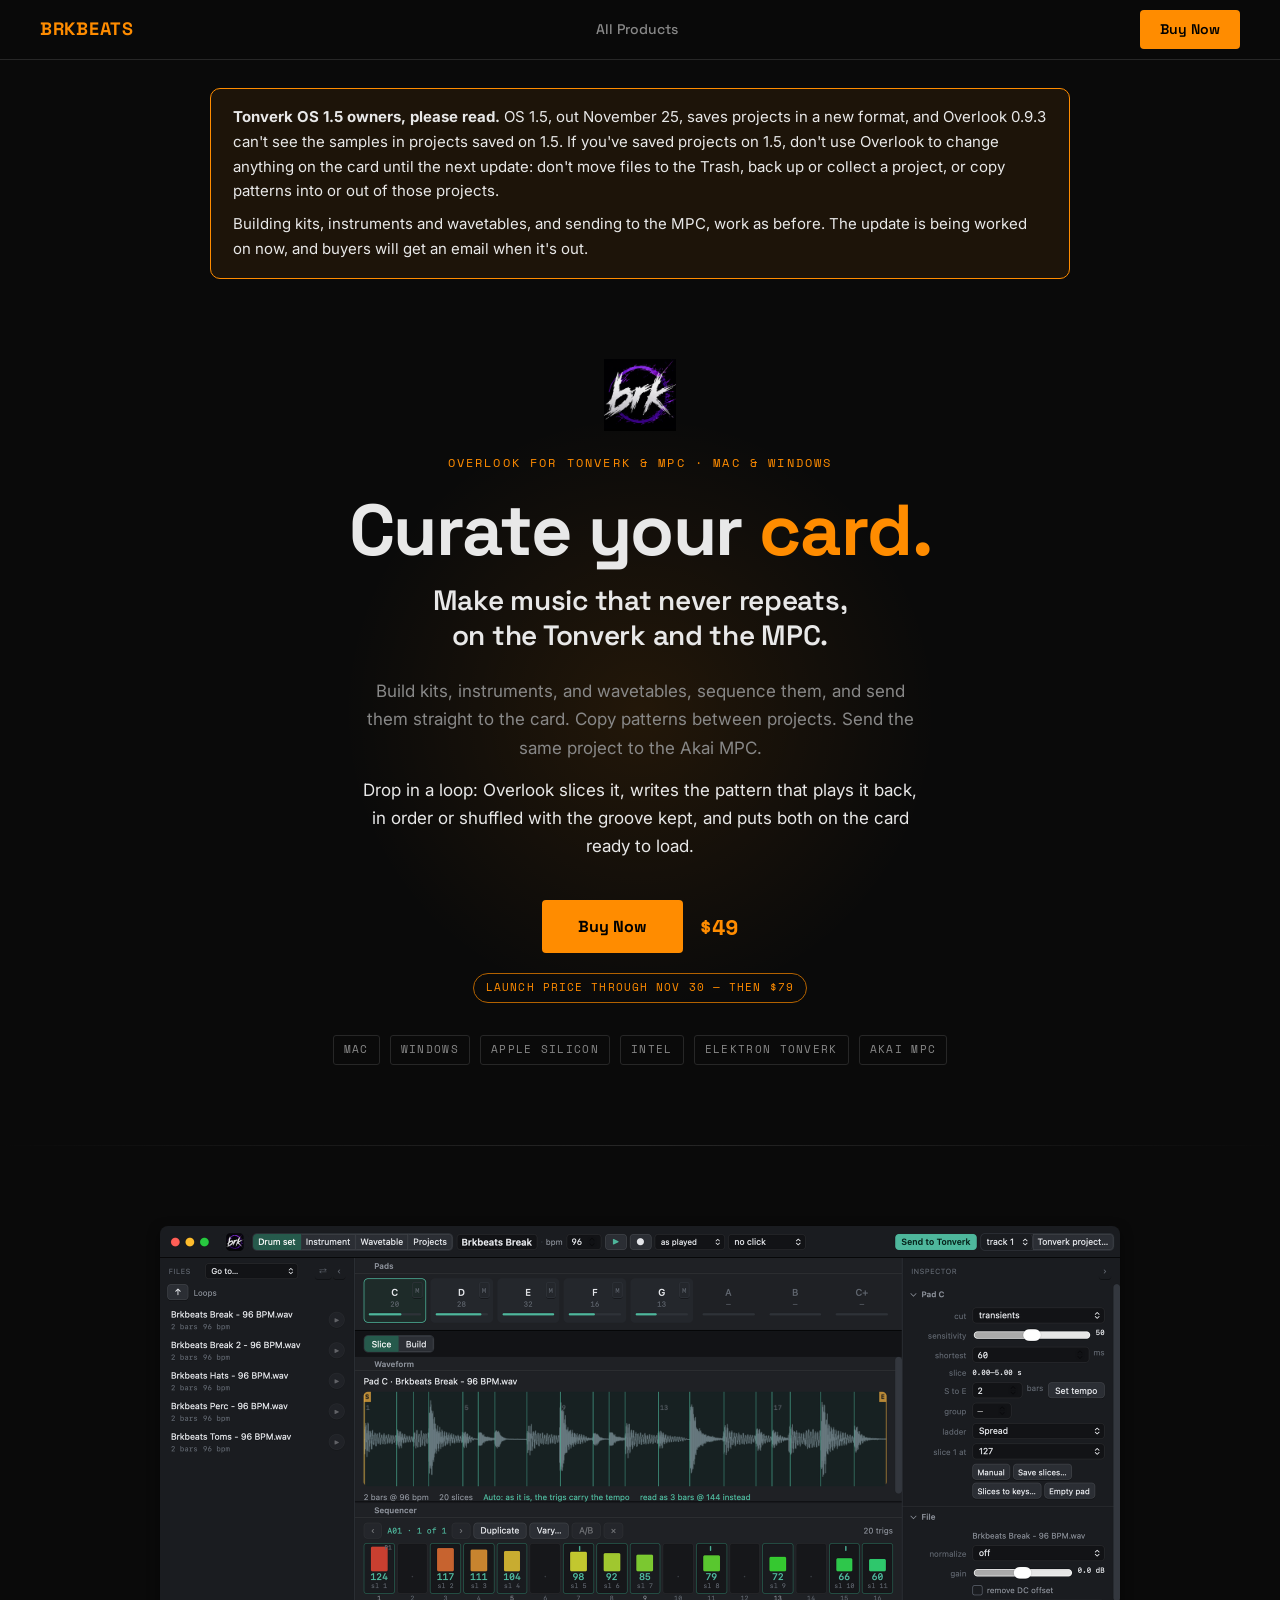
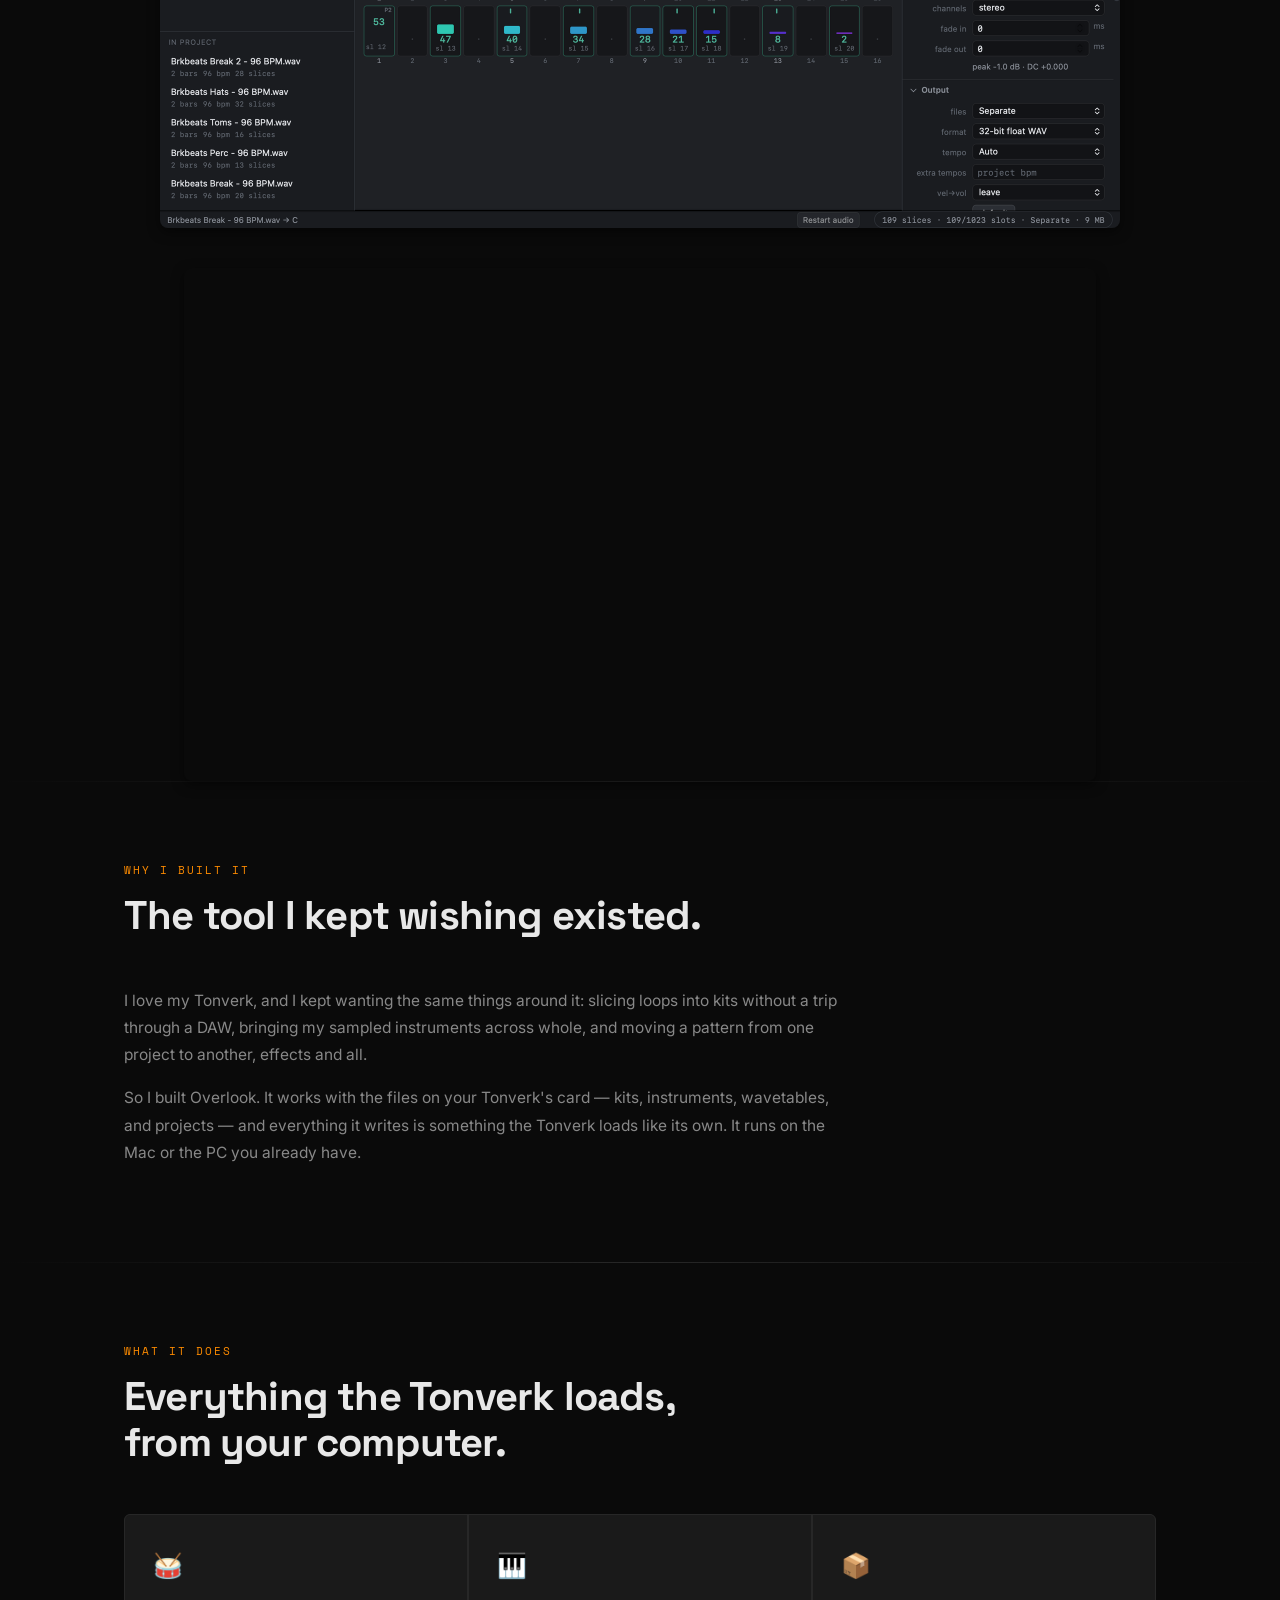
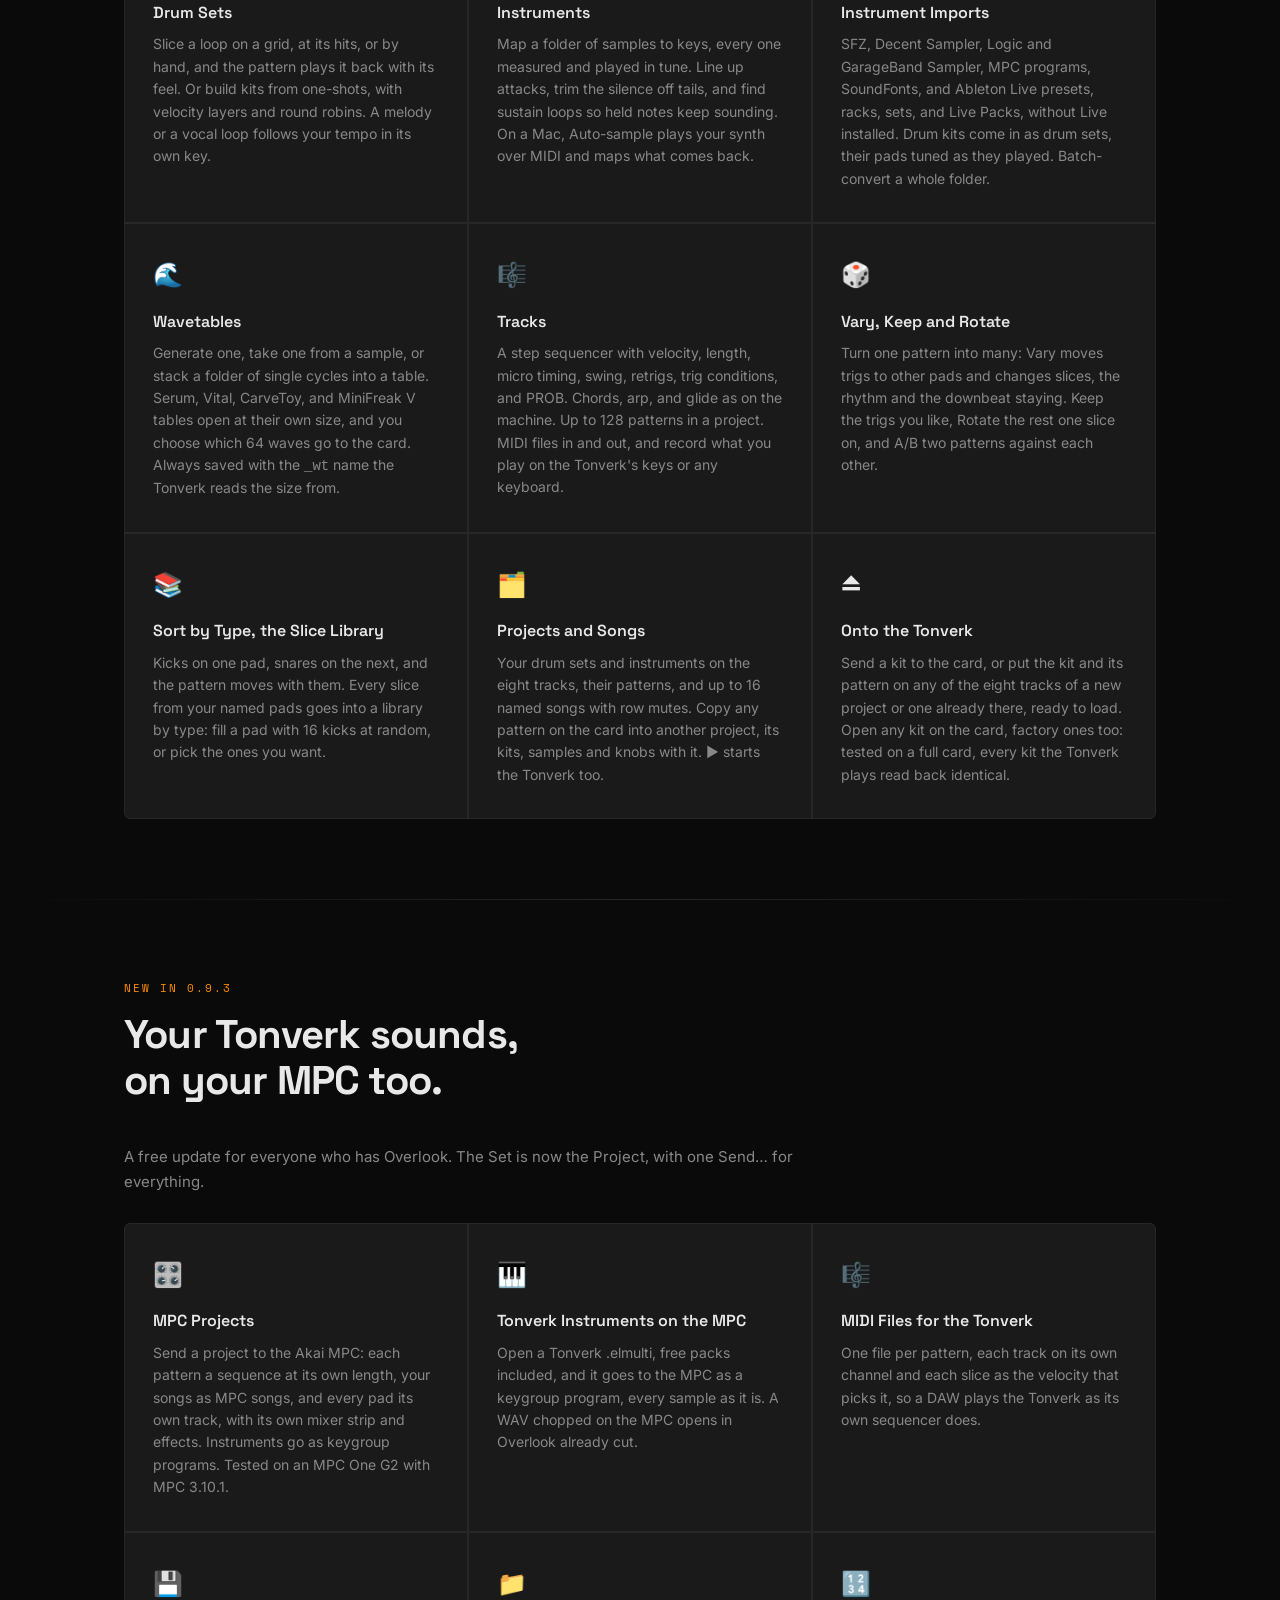
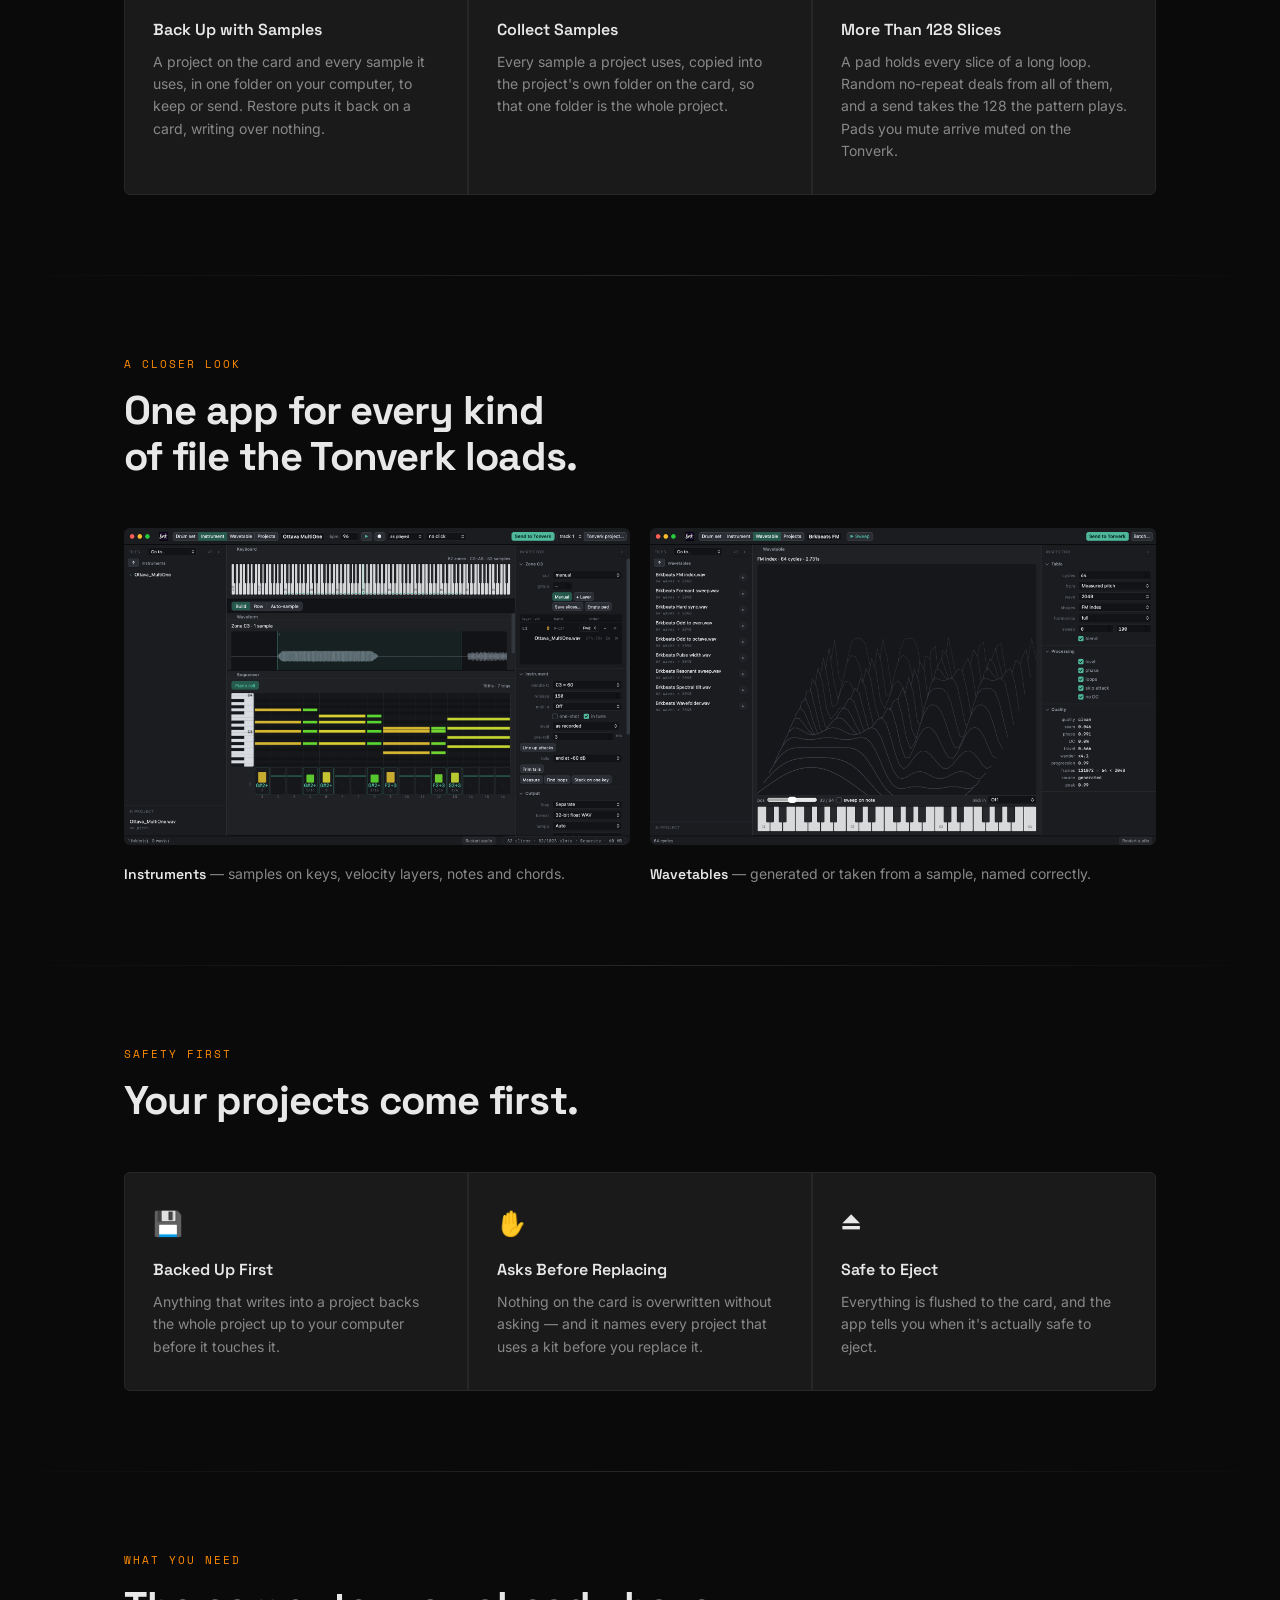
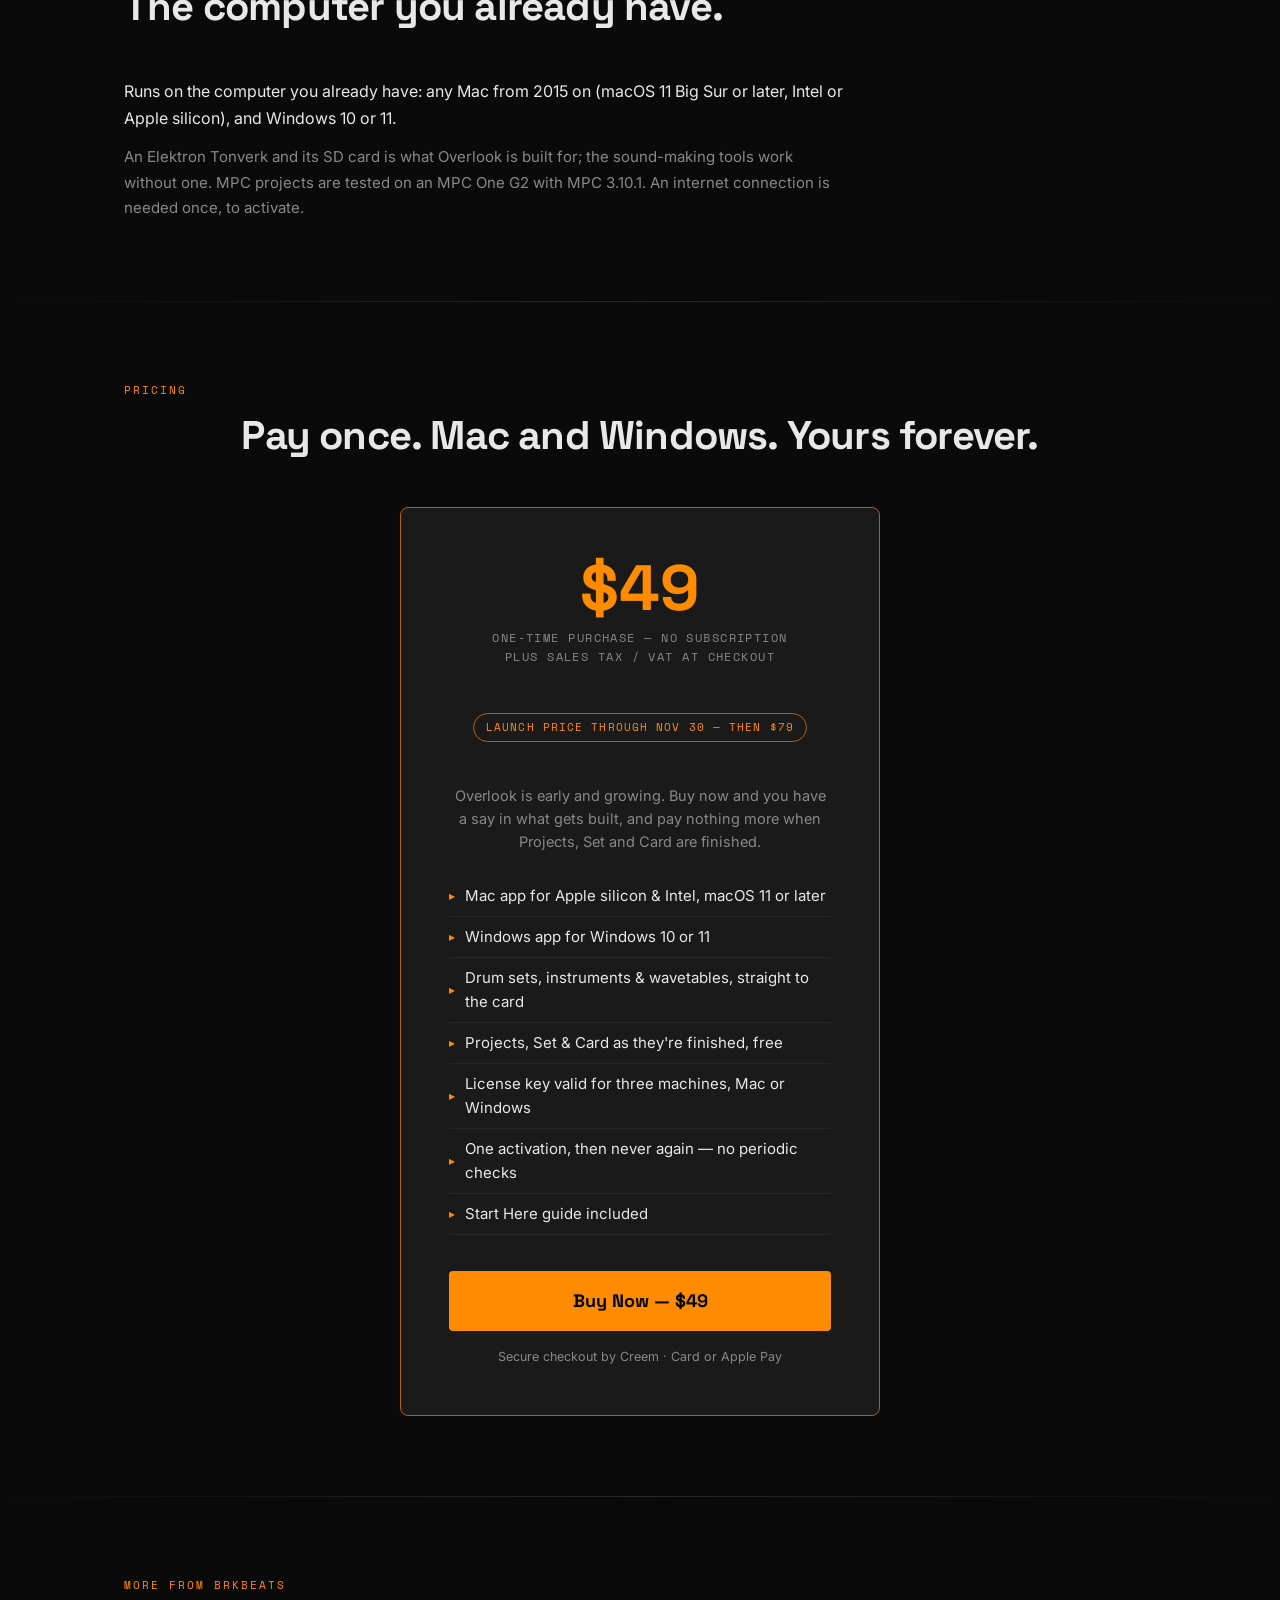
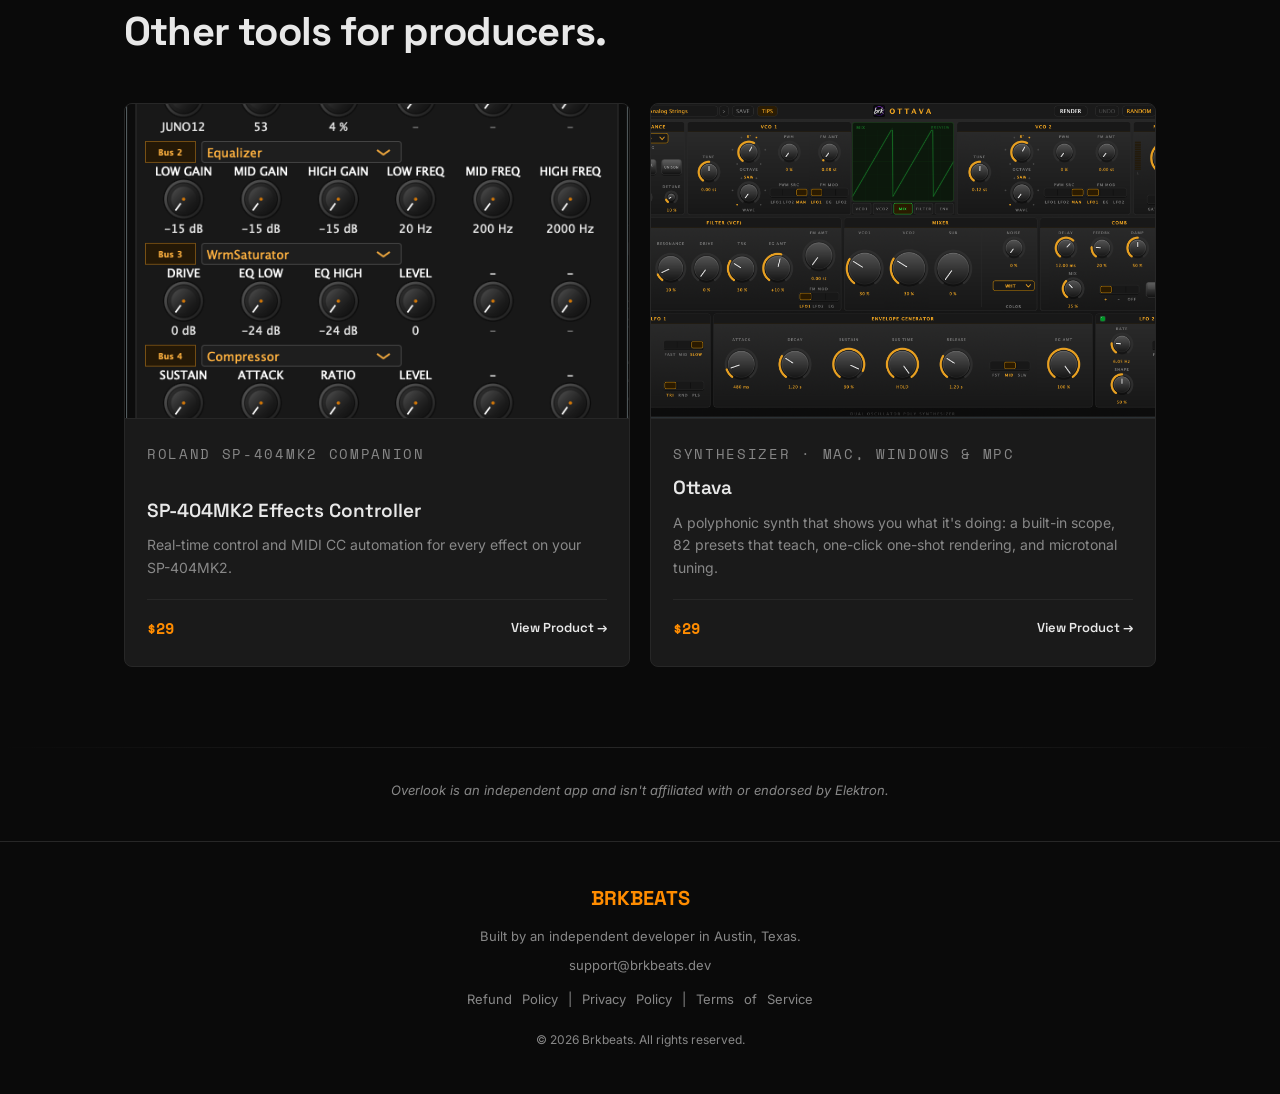
<file: overlook.html>
<!DOCTYPE html>
<html lang="en">
<head>
<meta charset="UTF-8" />
<meta name="viewport" content="width=device-width, initial-scale=1.0" />
<title>Overlook for Tonverk &amp; MPC – Mac &amp; Windows App – Brkbeats</title>
<meta name="description" content="Overlook is a Mac and Windows app for the Elektron Tonverk and the Akai MPC: build drum sets, instruments, and wavetables, sequence them, send them straight to the card or as an MPC project, and copy patterns between projects. Any Mac from 2015 on (macOS 11 or later) and Windows 10 or 11." />
<meta property="og:type" content="website" />
<meta property="og:site_name" content="Brkbeats" />
<meta property="og:title" content="Overlook for Tonverk &amp; MPC – Mac &amp; Windows App" />
<meta property="og:description" content="Drop in a loop: Overlook slices it, writes the pattern that plays it back, in order or shuffled with the groove kept, and puts both on the Tonverk&#x27;s card ready to load. Mac and Windows." />
<meta property="og:url" content="https://www.brkbeats.dev/overlook.html" />
<meta property="og:image" content="https://www.brkbeats.dev/assets/og/overlook.png" />
<meta property="og:image:width" content="1200" />
<meta property="og:image:height" content="630" />
<meta property="og:image:alt" content="Overlook for Tonverk: Curate your card, beside its Drum set screen with a sliced loop" />
<meta name="twitter:card" content="summary_large_image" />
<link rel="preconnect" href="https://fonts.googleapis.com" />
<link rel="preconnect" href="https://fonts.gstatic.com" crossorigin />
<link href="https://fonts.googleapis.com/css2?family=Space+Grotesk:wght@400;500;600;700&family=Inter:wght@400;500&family=Space+Mono&display=swap" rel="stylesheet" />
<link rel="stylesheet" href="assets/style.css?v=5" />
<style>
/* Page-only: screenshot frames, and spaces held for screenshots still to come. */
.shot { display: flex; justify-content: center; margin: 80px 0 40px 0; padding: 0 24px; }
.shot img { width: 100%; max-width: 960px; border-radius: 8px; box-shadow: 0 4px 12px rgba(0,0,0,0.5); }
.shot-todo {
  width: 100%; max-width: 960px; aspect-ratio: 16 / 10;
  display: flex; align-items: center; justify-content: center; text-align: center;
  border: 1px dashed var(--border); border-radius: 8px; background: var(--surface);
  color: var(--muted); font-family: var(--mono); font-size: 12px; letter-spacing: 0.08em; padding: 24px;
}
.shots-grid { display: grid; grid-template-columns: repeat(auto-fit, minmax(280px, 1fr)); gap: 20px; }
.shots-grid figure { margin: 0; }
.shots-grid img, .shots-grid .shot-todo { width: 100%; border-radius: 6px; }
.shots-grid .shot-todo { aspect-ratio: 16 / 11; }
.shots-grid figcaption { color: var(--muted); font-size: 14px; margin-top: 10px; }
.shots-grid figcaption strong { color: var(--text); font-family: 'Space Grotesk', sans-serif; font-weight: 600; }
.hero-mark { width: 72px; height: 72px; margin: 0 auto 22px; display: block; position: relative; }
.hero-sub.hero-lead { margin-top: 14px; color: var(--text); }
.hero-promise { margin-top: 14px; max-width: 720px; position: relative; font-family: 'Space Grotesk', sans-serif; font-weight: 600; font-size: clamp(20px, 2.6vw, 28px); line-height: 1.25; letter-spacing: -0.01em; color: var(--text); }
.story { max-width: 720px; }
.story p { color: var(--muted); font-size: 15.5px; line-height: 1.75; margin-bottom: 16px; }
.features-grid.three { grid-template-columns: repeat(3, 1fr); }
@media (max-width: 900px) { .features-grid.three { grid-template-columns: 1fr; } }
.price-rise { color: var(--muted); font-size: 14.5px; line-height: 1.6; text-align: center; margin: 4px 0 22px; }
.platform-line { color: var(--text); font-size: 16px; line-height: 1.7; max-width: 720px; }
.needs { color: var(--muted); font-size: 15px; line-height: 1.7; max-width: 720px; margin-top: 12px; }
.os-notice { max-width: 860px; margin: 28px auto 0; padding: 16px 22px; border: 1px solid var(--accent); border-radius: 10px; background: rgba(255,140,0,0.08); }
.os-notice p { color: var(--text); font-size: 15px; line-height: 1.65; margin: 0 0 8px; }
.os-notice p:last-child { margin-bottom: 0; }
@media (max-width: 900px) { .os-notice { margin: 20px 16px 0; padding: 14px 16px; } }
</style>
</head>
<body>

<!-- NAV -->
<nav>
<a class="nav-logo" href="/">BRKBEATS</a>
<div class="nav-links">
<a class="nav-link" href="/#products">All Products</a>
</div>
<a class="nav-buy" href="#buy">Buy Now</a>
</nav>

<!-- OS 1.5 NOTICE (2026-11-25): take down when the update that reads 1.5 projects is out -->
<div class="os-notice" role="note">
<p><strong>Tonverk OS 1.5 owners, please read.</strong> OS 1.5, out November 25, saves projects in a new format, and Overlook 0.9.3 can't see the samples in projects saved on 1.5. If you've saved projects on 1.5, don't use Overlook to change anything on the card until the next update: don't move files to the Trash, back up or collect a project, or copy patterns into or out of those projects.</p>
<p>Building kits, instruments and wavetables, and sending to the MPC, work as before. The update is being worked on now, and buyers will get an email when it's out.</p>
</div>

<!-- HERO -->
<div class="hero">
<img class="hero-mark" src="assets/overlook-brk.png" alt="brk mark" />
<p class="hero-eyebrow">Overlook for Tonverk &amp; MPC · Mac &amp; Windows</p>
<h1>Curate your <span>card.</span></h1>
<p class="hero-promise">Make music that never repeats,<br>on the Tonverk and the MPC.</p>
<p class="hero-sub">
Build kits, instruments, and wavetables, sequence them, and send them straight to the card. Copy patterns between projects. Send the same project to the Akai MPC.
</p>
<p class="hero-sub hero-lead">
Drop in a loop: Overlook slices it, writes the pattern that plays it back, in order or shuffled with the groove kept, and puts both on the card ready to load.
</p>
<div class="hero-actions">
<a class="btn-primary" href="#buy">Buy Now</a>
<span class="btn-price">$49</span>
</div>
<div class="price-note hero-price-note">Launch price through Nov 30 — then $79</div>
<div class="hero-formats">
<span class="format-tag">Mac</span>
<span class="format-tag">Windows</span>
<span class="format-tag">Apple Silicon</span>
<span class="format-tag">Intel</span>
<span class="format-tag">Elektron Tonverk</span>
<span class="format-tag">Akai MPC</span>
</div>
</div>

<div class="divider"></div>

<!-- Screenshots: packaging/site_shots.py in the tonverk repo, 1320-point window at 2x, shown at 1920 wide.
     Drum set, wavetable and projects from 0.9.1 (2026-10-25); the instrument from 0.9 (2026-10-22). The kit
     is loops built from Steve's BrkbeatsKit hits; the instrument is Ottava_MultiOne. -->
<div class="shot">
<img src="assets/overlook-drumset.png" alt="Overlook's Drum set screen: a break sliced at its hits on pad C, five pads loaded, and the slices sequenced as trigs over two bars" />
</div>

<div style="max-width: 960px; margin: 40px auto 0; padding: 0 24px;">
<div style="position: relative; aspect-ratio: 16 / 9; border-radius: 8px; overflow: hidden; box-shadow: 0 4px 12px rgba(0,0,0,0.5);">
<iframe src="https://www.youtube-nocookie.com/embed/r8gZhRu6IpM" title="Tonverk: turn any loop into a drum kit, sliced and sequenced | Overlook" loading="lazy" style="position: absolute; inset: 0; width: 100%; height: 100%; border: 0;" allow="accelerometer; autoplay; clipboard-write; encrypted-media; gyroscope; picture-in-picture; web-share" referrerpolicy="strict-origin-when-cross-origin" allowfullscreen></iframe>
</div>
</div>

<div class="divider"></div>

<!-- WHY -->
<section>
<p class="section-label">Why I built it</p>
<h2 class="section-title">The tool I kept wishing existed.</h2>
<div class="story">
<p>I love my Tonverk, and I kept wanting the same things around it: slicing loops into kits without a trip through a DAW, bringing my sampled instruments across whole, and moving a pattern from one project to another, effects and all.</p>
<p>So I built Overlook. It works with the files on your Tonverk's card — kits, instruments, wavetables, and projects — and everything it writes is something the Tonverk loads like its own. It runs on the Mac or the PC you already have.</p>
</div>
</section>

<div class="divider"></div>

<!-- FEATURES -->
<section>
<p class="section-label">What it does</p>
<h2 class="section-title">Everything the Tonverk loads,<br>from your computer.</h2>
<div class="features-grid three">
<div class="feature-card">
<span class="feature-icon">🥁</span>
<h3>Drum Sets</h3>
<p>Slice a loop on a grid, at its hits, or by hand, and the pattern plays it back with its feel. Or build kits from one-shots, with velocity layers and round robins. A melody or a vocal loop follows your tempo in its own key.</p>
</div>
<div class="feature-card">
<span class="feature-icon">🎹</span>
<h3>Instruments</h3>
<p>Map a folder of samples to keys, every one measured and played in tune. Line up attacks, trim the silence off tails, and find sustain loops so held notes keep sounding. On a Mac, Auto-sample plays your synth over MIDI and maps what comes back.</p>
</div>
<div class="feature-card">
<span class="feature-icon">📦</span>
<h3>Instrument Imports</h3>
<p>SFZ, Decent Sampler, Logic and GarageBand Sampler, MPC programs, SoundFonts, and Ableton Live presets, racks, sets, and Live Packs, without Live installed. Drum kits come in as drum sets, their pads tuned as they played. Batch-convert a whole folder.</p>
</div>
<div class="feature-card">
<span class="feature-icon">🌊</span>
<h3>Wavetables</h3>
<p>Generate one, take one from a sample, or stack a folder of single cycles into a table. Serum, Vital, CarveToy, and MiniFreak V tables open at their own size, and you choose which 64 waves go to the card. Always saved with the <code>_wt</code> name the Tonverk reads the size from.</p>
</div>
<div class="feature-card">
<span class="feature-icon">🎼</span>
<h3>Tracks</h3>
<p>A step sequencer with velocity, length, micro timing, swing, retrigs, trig conditions, and PROB. Chords, arp, and glide as on the machine. Up to 128 patterns in a project. MIDI files in and out, and record what you play on the Tonverk's keys or any keyboard.</p>
</div>
<div class="feature-card">
<span class="feature-icon">🎲</span>
<h3>Vary, Keep and Rotate</h3>
<p>Turn one pattern into many: Vary moves trigs to other pads and changes slices, the rhythm and the downbeat staying. Keep the trigs you like, Rotate the rest one slice on, and A/B two patterns against each other.</p>
</div>
<div class="feature-card">
<span class="feature-icon">📚</span>
<h3>Sort by Type, the Slice Library</h3>
<p>Kicks on one pad, snares on the next, and the pattern moves with them. Every slice from your named pads goes into a library by type: fill a pad with 16 kicks at random, or pick the ones you want.</p>
</div>
<div class="feature-card">
<span class="feature-icon">🗂️</span>
<h3>Projects and Songs</h3>
<p>Your drum sets and instruments on the eight tracks, their patterns, and up to 16 named songs with row mutes. Copy any pattern on the card into another project, its kits, samples and knobs with it. ▶ starts the Tonverk too.</p>
</div>
<div class="feature-card">
<span class="feature-icon">⏏️</span>
<h3>Onto the Tonverk</h3>
<p>Send a kit to the card, or put the kit and its pattern on any of the eight tracks of a new project or one already there, ready to load. Open any kit on the card, factory ones too: tested on a full card, every kit the Tonverk plays read back identical.</p>
</div>
</div>
</section>

<div class="divider"></div>

<!-- NEW IN 0.9.3 (2026-11-23). Each line checked on the Tonverk, the MPC One G2 or all four machines; see the
     tonverk repo's 0.9.3 RELEASE CHECK SHEET.md. -->
<section>
<p class="section-label">New in 0.9.3</p>
<h2 class="section-title">Your Tonverk sounds,<br>on your MPC too.</h2>
<p class="needs" style="margin: -8px 0 28px;">A free update for everyone who has Overlook. The Set is now the Project, with one Send… for everything.</p>
<div class="features-grid three">
<div class="feature-card">
<span class="feature-icon">🎛️</span>
<h3>MPC Projects</h3>
<p>Send a project to the Akai MPC: each pattern a sequence at its own length, your songs as MPC songs, and every pad its own track, with its own mixer strip and effects. Instruments go as keygroup programs. Tested on an MPC One G2 with MPC 3.10.1.</p>
</div>
<div class="feature-card">
<span class="feature-icon">🎹</span>
<h3>Tonverk Instruments on the MPC</h3>
<p>Open a Tonverk .elmulti, free packs included, and it goes to the MPC as a keygroup program, every sample as it is. A WAV chopped on the MPC opens in Overlook already cut.</p>
</div>
<div class="feature-card">
<span class="feature-icon">🎼</span>
<h3>MIDI Files for the Tonverk</h3>
<p>One file per pattern, each track on its own channel and each slice as the velocity that picks it, so a DAW plays the Tonverk as its own sequencer does.</p>
</div>
<div class="feature-card">
<span class="feature-icon">💾</span>
<h3>Back Up with Samples</h3>
<p>A project on the card and every sample it uses, in one folder on your computer, to keep or send. Restore puts it back on a card, writing over nothing.</p>
</div>
<div class="feature-card">
<span class="feature-icon">📁</span>
<h3>Collect Samples</h3>
<p>Every sample a project uses, copied into the project's own folder on the card, so that one folder is the whole project.</p>
</div>
<div class="feature-card">
<span class="feature-icon">🔢</span>
<h3>More Than 128 Slices</h3>
<p>A pad holds every slice of a long loop. Random no-repeat deals from all of them, and a send takes the 128 the pattern plays. Pads you mute arrive muted on the Tonverk.</p>
</div>
</div>
</section>

<div class="divider"></div>

<section>
<p class="section-label">A closer look</p>
<h2 class="section-title">One app for every kind<br>of file the Tonverk loads.</h2>
<div class="shots-grid">
<figure>
<img src="assets/overlook-instrument.png" alt="Overlook's Instrument screen: Ottava_MultiOne across the keys, a bar of chords in the piano roll and as trigs" />
<figcaption><strong>Instruments</strong> — samples on keys, velocity layers, notes and chords.</figcaption>
</figure>
<figure>
<img src="assets/overlook-wavetable.png" alt="Overlook's Wavetable screen: a 64-wave FM table drawn in 3D, measuring clean" />
<figcaption><strong>Wavetables</strong> — generated or taken from a sample, named correctly.</figcaption>
</figure>
</div>
</section>

<div class="divider"></div>

<!-- SAFETY -->
<section>
<p class="section-label">Safety first</p>
<h2 class="section-title">Your projects come first.</h2>
<div class="features-grid three">
<div class="feature-card">
<span class="feature-icon">💾</span>
<h3>Backed Up First</h3>
<p>Anything that writes into a project backs the whole project up to your computer before it touches it.</p>
</div>
<div class="feature-card">
<span class="feature-icon">✋</span>
<h3>Asks Before Replacing</h3>
<p>Nothing on the card is overwritten without asking — and it names every project that uses a kit before you replace it.</p>
</div>
<div class="feature-card">
<span class="feature-icon">⏏️</span>
<h3>Safe to Eject</h3>
<p>Everything is flushed to the card, and the app tells you when it's actually safe to eject.</p>
</div>
</div>
</section>

<div class="divider"></div>

<!-- WHAT YOU NEED: the platform line, word for word (BUSINESS.md, 2026-10-17). -->
<section>
<p class="section-label">What you need</p>
<h2 class="section-title">The computer you already have.</h2>
<p class="platform-line">Runs on the computer you already have: any Mac from 2015 on (macOS 11 Big Sur or later, Intel or Apple silicon), and Windows 10 or 11.</p>
<p class="needs">An Elektron Tonverk and its SD card is what Overlook is built for; the sound-making tools work without one. MPC projects are tested on an MPC One G2 with MPC 3.10.1. An internet connection is needed once, to activate.</p>
</section>

<div class="divider"></div>

<!-- PRICING -->
<section id="buy">
<p class="section-label">Pricing</p>
<h2 class="section-title" style="text-align:center;">Pay once. Mac and Windows. Yours forever.</h2>
<div class="pricing-card">
<div class="price-amount">$49</div>
<div class="price-label">One-time purchase — no subscription<br>Plus sales tax / VAT at checkout</div>
<div class="price-note">Launch price through Nov 30 — then $79</div>
<p class="price-rise">Overlook is early and growing. Buy now and you have a say in what gets built, and pay nothing more when Projects, Set and Card are finished.</p>
<ul class="pricing-includes">
<li>Mac app for Apple silicon &amp; Intel, macOS 11 or later</li>
<li>Windows app for Windows 10 or 11</li>
<li>Drum sets, instruments &amp; wavetables, straight to the card</li>
<li>Projects, Set &amp; Card as they're finished, free</li>
<li>License key valid for three machines, Mac or Windows</li>
<li>One activation, then never again — no periodic checks</li>
<li>Start Here guide included</li>
</ul>
<a class="btn-buy-full" href="https://www.creem.io/payment/prod_6xw9LGLfRDLBiA3Qo4QGI6" rel="nofollow" data-buy="overlook">Buy Now — $49</a>
<p class="pricing-note">Secure checkout by Creem · Card or Apple Pay</p>
</div>
</section>

<div class="divider"></div>

<!-- MORE FROM BRKBEATS -->
<section>
<p class="section-label">More From Brkbeats</p>
<h2 class="section-title">Other tools for producers.</h2>
<div class="products-grid">
<a class="product-card" href="sp404-effects-controller.html">
<div class="product-thumb">
<img src="assets/SP-404MK2 Effects1.png" alt="SP-404MK2 Effects Controller interface" />
</div>
<div class="product-body">
<p class="product-eyebrow">Roland SP-404MK2 Companion</p>
<h3>SP-404MK2 Effects Controller</h3>
<p>Real-time control and MIDI CC automation for every effect on your SP-404MK2.</p>
<div class="product-footer">
<span class="product-price">$29</span>
<span class="product-cta">View Product →</span>
</div>
</div>
</a>
<a class="product-card" href="ottava.html">
<div class="product-thumb">
<img src="assets/ottava.png" alt="Ottava polyphonic synthesizer interface" />
</div>
<div class="product-body">
<p class="product-eyebrow">Synthesizer · Mac, Windows &amp; MPC</p>
<h3>Ottava</h3>
<p>A polyphonic synth that shows you what it's doing: a built-in scope, 82 presets that teach, one-click one-shot rendering, and microtonal tuning.</p>
<div class="product-footer">
<span class="product-price">$29</span>
<span class="product-cta">View Product →</span>
</div>
</div>
</a>
</div>
</section>

<div class="divider"></div>

<p class="disclaimer">Overlook is an independent app and isn't affiliated with or endorsed by Elektron.</p>

<!-- FOOTER -->
<footer>
<div class="footer-logo">BRKBEATS</div>
<p>Built by an independent developer in Austin, Texas.</p>
<p style="margin-top:8px;">
<a href="mailto:support@brkbeats.dev">support@brkbeats.dev</a>
</p>
<p style="margin-top: 14px; font-size: 13px; word-spacing: 6px;">
<a href="/refund.html">Refund Policy</a> |
<a href="/privacy.html">Privacy Policy</a> |
<a href="/terms.html">Terms of Service</a>
</p>
<p style="margin-top:20px; font-size:12px;">© 2026 Brkbeats. All rights reserved.</p>
</footer>

  <!-- Buy clicks: the button is a plain link to Creem; on a click the page also sends a note (product, where
       this visit came from) to our click counter with sendBeacon, which never delays or blocks the click.
       No cookies, nothing stored in the browser. -->
  <script>
    (function () {
      var s = new URLSearchParams(location.search).get('src');
      if (!s) { try { s = document.referrer ? new URL(document.referrer).hostname : 'direct'; } catch (e) { s = 'direct'; } }
      document.querySelectorAll('a[data-buy]').forEach(function (a) {
        a.addEventListener('click', function () {
          try {
            navigator.sendBeacon('https://brkbeats-clicks.brkbeats-dev.workers.dev/click',
                                 JSON.stringify({ product: a.getAttribute('data-buy'), src: s }));
          } catch (e) { /* the click goes on to Creem regardless */ }
        });
      });
    })();
  </script>
  <!-- Cloudflare Web Analytics: cookieless page counts, no personal data -->
  <script type="module" src="https://static.cloudflareinsights.com/beacon.min.js" data-cf-beacon='{"token": "6b745f9adb434fdb9da7a3e9d561f4b3"}'></script>
</body>
</html>
</file>
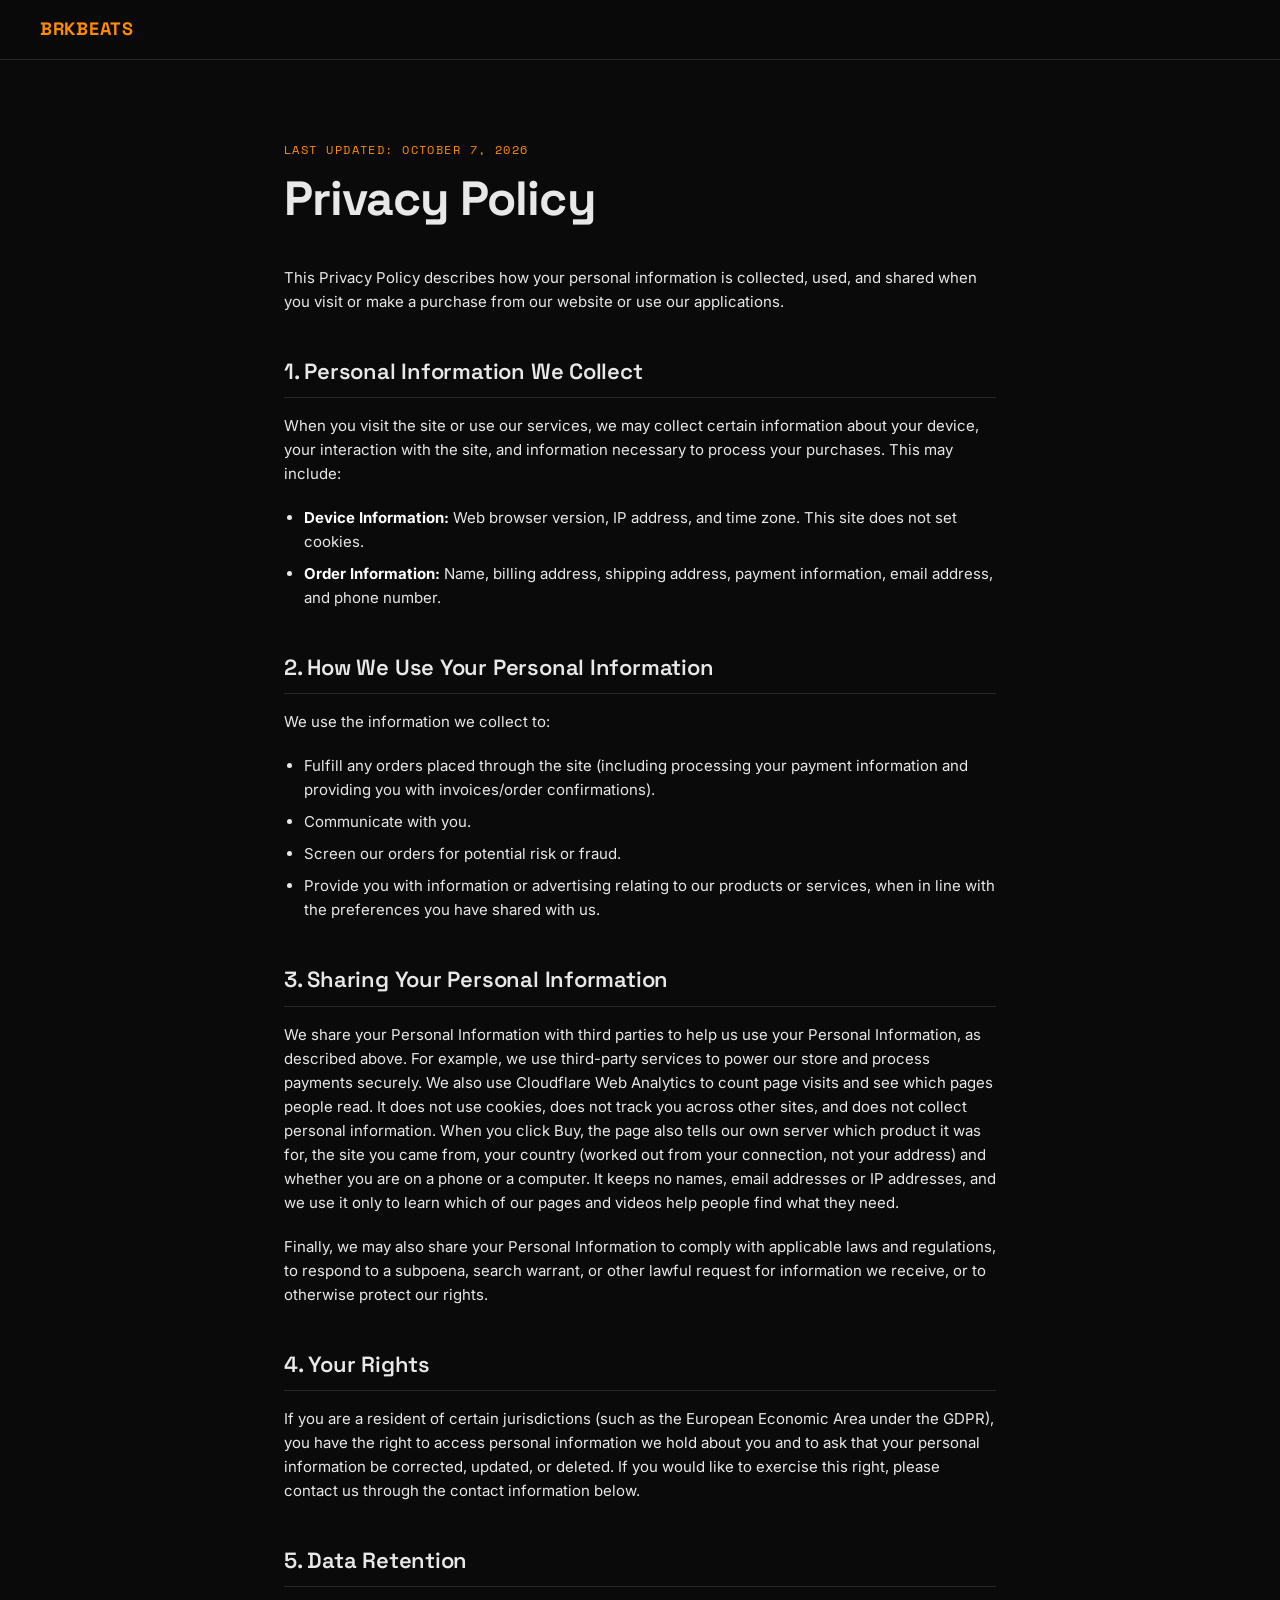
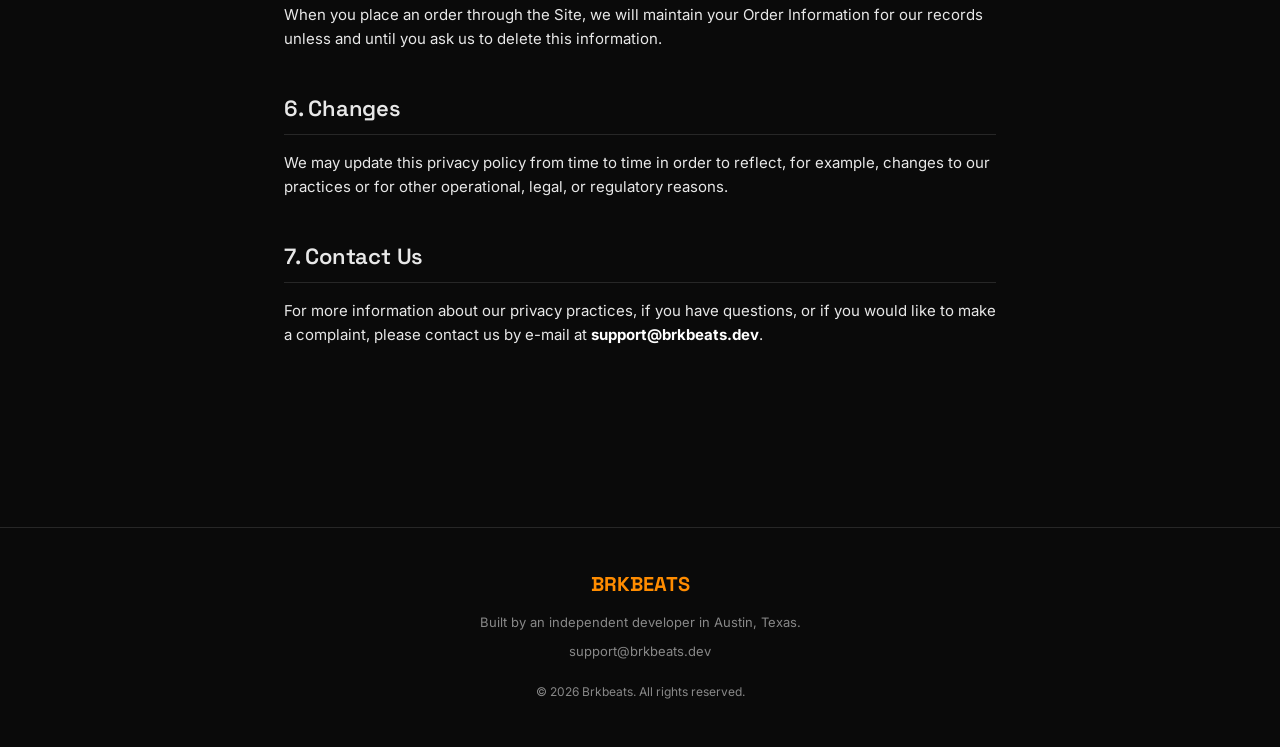
<file: privacy.html>
<!DOCTYPE html>
<html lang="en">
<head>
  <meta charset="UTF-8" />
  <meta name="viewport" content="width=device-width, initial-scale=1.0" />
  <title>Privacy Policy – BRKBEATS</title>
  <link rel="preconnect" href="https://fonts.googleapis.com" />
  <link rel="preconnect" href="https://fonts.gstatic.com" crossorigin />
  <link href="https://fonts.googleapis.com/css2?family=Space+Grotesk:wght@400;500;600;700&family=Inter:wght@400;500&family=Space+Mono&display=swap" rel="stylesheet" />

  <style>
    *, *::before, *::after { box-sizing: border-box; margin: 0; padding: 0; }

    :root {
      --bg:        #0a0a0a;
      --surface:   #141414;
      --card:      #1a1a1a;
      --border:    #272727;
      --accent:    #FF8C00;
      --text:      #e8e8e8;
      --muted:     #888;
      --mono:      'Space Mono', monospace;
    }

    body {
      background: var(--bg);
      color: var(--text);
      font-family: 'Inter', sans-serif;
      font-size: 16px;
      line-height: 1.6;
      -webkit-font-smoothing: antialiased;
    }

    nav {
      position: sticky;
      top: 0;
      z-index: 100;
      display: flex;
      align-items: center;
      justify-content: space-between;
      padding: 0 40px;
      height: 60px;
      background: rgba(10,10,10,0.92);
      backdrop-filter: blur(12px);
      border-bottom: 1px solid var(--border);
    }

    .nav-logo {
      font-family: 'Space Grotesk', sans-serif;
      font-weight: 700;
      font-size: 18px;
      letter-spacing: 0.04em;
      color: var(--accent);
      text-decoration: none;
    }

    main {
      padding: 80px 24px;
      max-width: 760px;
      margin: 0 auto;
      min-height: 80vh;
    }

    .meta-date {
      font-family: var(--mono);
      font-size: 12px;
      color: var(--accent);
      margin-bottom: 14px;
      text-transform: uppercase;
      letter-spacing: 0.12em;
    }

    h1 {
      font-family: 'Space Grotesk', sans-serif;
      font-weight: 700;
      font-size: clamp(32px, 5vw, 48px);
      line-height: 1.1;
      letter-spacing: -0.02em;
      margin-bottom: 40px;
    }

    h2 {
      font-family: 'Space Grotesk', sans-serif;
      font-weight: 600;
      font-size: 22px;
      margin-top: 40px;
      margin-bottom: 16px;
      letter-spacing: -0.01em;
      border-bottom: 1px solid var(--border);
      padding-bottom: 8px;
    }

    p {
      color: var(--text);
      margin-bottom: 20px;
      font-size: 15px;
    }

    strong {
      color: #fff;
    }

    ul {
      margin-left: 20px;
      margin-bottom: 20px;
      color: var(--text);
      font-size: 15px;
    }

    li {
      margin-bottom: 8px;
    }

    footer {
      border-top: 1px solid var(--border);
      padding: 40px 24px;
      text-align: center;
      margin-top: 80px;
    }

    footer p {
      font-size: 13px;
      color: var(--muted);
      margin-bottom: 6px;
    }

    footer a {
      color: var(--muted);
      text-decoration: none;
      transition: color 0.2s;
    }
    footer a:hover { color: var(--accent); }

    @media (max-width: 600px) {
      nav { padding: 0 20px; }
      main { padding: 40px 20px; }
    }
  </style>
</head>
<body>

  <nav>
    <a class="nav-logo" href="/">BRKBEATS</a>
  </nav>

  <main>
    <p class="meta-date">Last updated: October 7, 2026</p>
    <h1>Privacy Policy</h1>
    
    <p>This Privacy Policy describes how your personal information is collected, used, and shared when you visit or make a purchase from our website or use our applications.</p>

    <h2>1. Personal Information We Collect</h2>
    <p>When you visit the site or use our services, we may collect certain information about your device, your interaction with the site, and information necessary to process your purchases. This may include:</p>
    <ul>
      <li><strong>Device Information:</strong> Web browser version, IP address, and time zone. This site does not set cookies.</li>
      <li><strong>Order Information:</strong> Name, billing address, shipping address, payment information, email address, and phone number.</li>
    </ul>

    <h2>2. How We Use Your Personal Information</h2>
    <p>We use the information we collect to:</p>
    <ul>
      <li>Fulfill any orders placed through the site (including processing your payment information and providing you with invoices/order confirmations).</li>
      <li>Communicate with you.</li>
      <li>Screen our orders for potential risk or fraud.</li>
      <li>Provide you with information or advertising relating to our products or services, when in line with the preferences you have shared with us.</li>
    </ul>

    <h2>3. Sharing Your Personal Information</h2>
    <p>We share your Personal Information with third parties to help us use your Personal Information, as described above. For example, we use third-party services to power our store and process payments securely. We also use Cloudflare Web Analytics to count page visits and see which pages people read. It does not use cookies, does not track you across other sites, and does not collect personal information. When you click Buy, the page also tells our own server which product it was for, the site you came from, your country (worked out from your connection, not your address) and whether you are on a phone or a computer. It keeps no names, email addresses or IP addresses, and we use it only to learn which of our pages and videos help people find what they need.</p>
    <p>Finally, we may also share your Personal Information to comply with applicable laws and regulations, to respond to a subpoena, search warrant, or other lawful request for information we receive, or to otherwise protect our rights.</p>

    <h2>4. Your Rights</h2>
    <p>If you are a resident of certain jurisdictions (such as the European Economic Area under the GDPR), you have the right to access personal information we hold about you and to ask that your personal information be corrected, updated, or deleted. If you would like to exercise this right, please contact us through the contact information below.</p>

    <h2>5. Data Retention</h2>
    <p>When you place an order through the Site, we will maintain your Order Information for our records unless and until you ask us to delete this information.</p>

    <h2>6. Changes</h2>
    <p>We may update this privacy policy from time to time in order to reflect, for example, changes to our practices or for other operational, legal, or regulatory reasons.</p>

    <h2>7. Contact Us</h2>
    <p>For more information about our privacy practices, if you have questions, or if you would like to make a complaint, please contact us by e-mail at <strong>support@brkbeats.dev</strong>.</p>
  </main>

  <footer>
    <div class="footer-logo" style="font-family: 'Space Grotesk', sans-serif; font-weight: 700; font-size: 20px; color: var(--accent); margin-bottom: 12px;">BRKBEATS</div>
    <p>Built by an independent developer in Austin, Texas.</p>
    <p style="margin-top:8px;">
      <a href="mailto:support@brkbeats.dev">support@brkbeats.dev</a>
    </p>
    <p style="margin-top:20px; font-size:12px;">© 2026 Brkbeats. All rights reserved.</p>
  </footer>

  <!-- Cloudflare Web Analytics: cookieless page counts, no personal data -->
  <script type="module" src="https://static.cloudflareinsights.com/beacon.min.js" data-cf-beacon='{"token": "6b745f9adb434fdb9da7a3e9d561f4b3"}'></script>
</body>
</html>
</file>
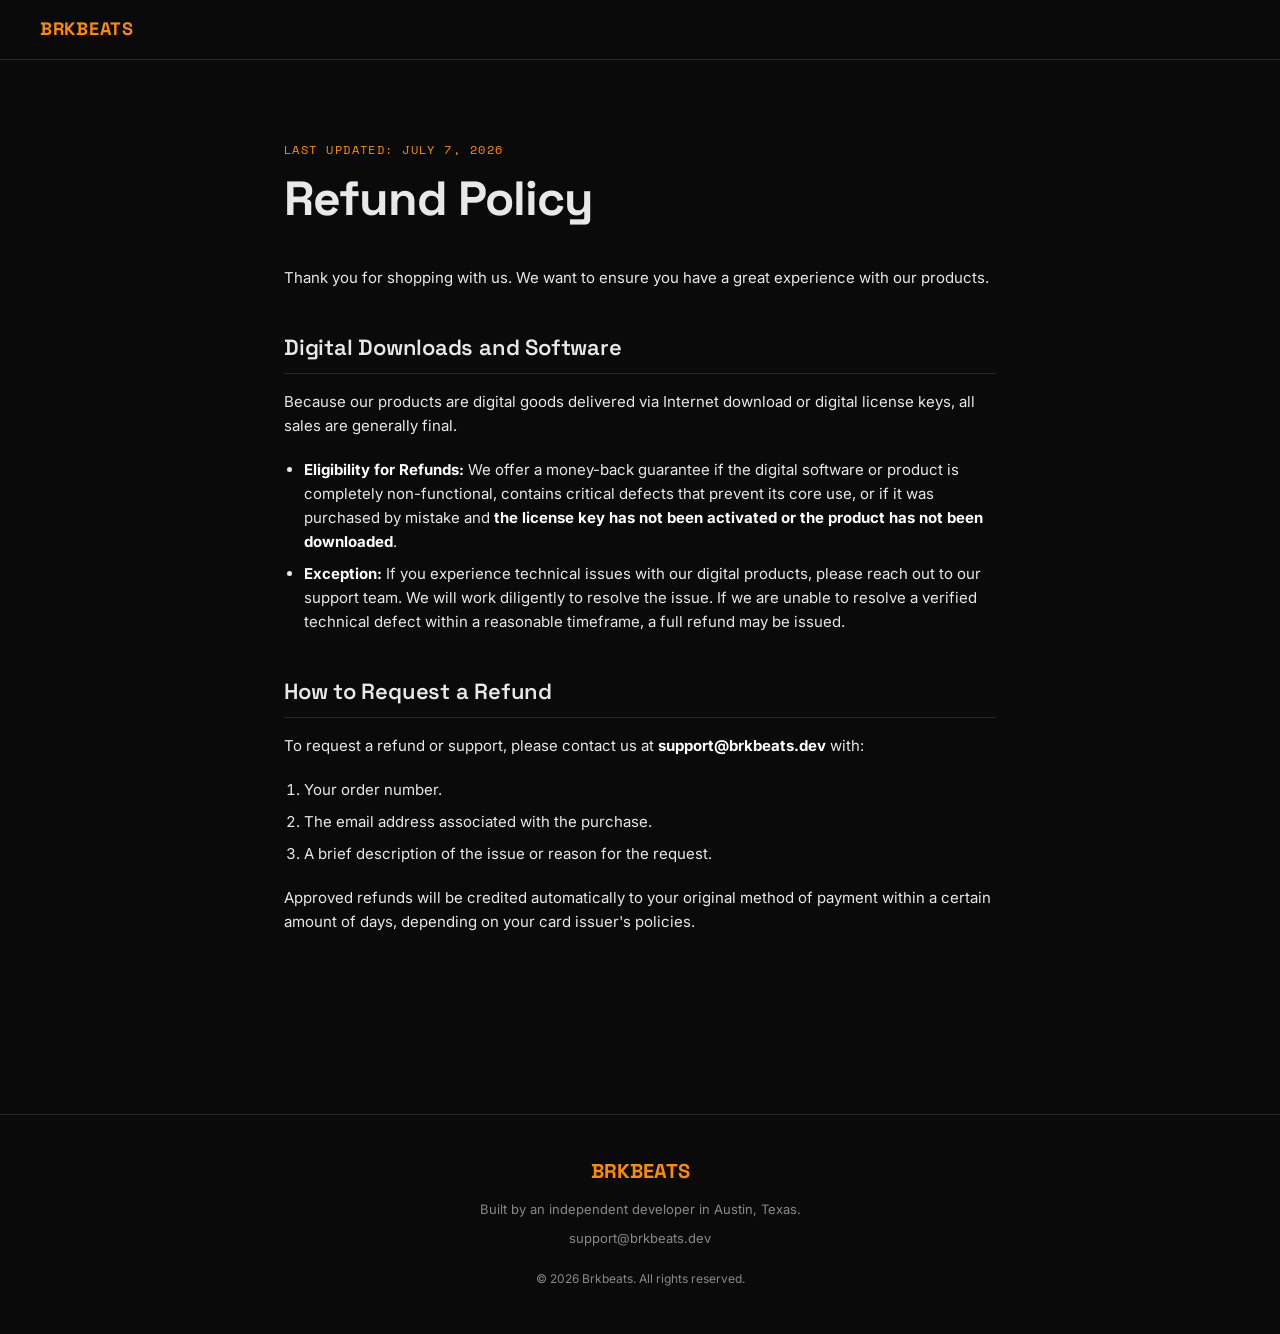
<file: refund.html>
<!DOCTYPE html>
<html lang="en">
<head>
  <meta charset="UTF-8" />
  <meta name="viewport" content="width=device-width, initial-scale=1.0" />
  <title>Refund Policy – BRKBEATS</title>
  <link rel="preconnect" href="https://fonts.googleapis.com" />
  <link rel="preconnect" href="https://fonts.gstatic.com" crossorigin />
  <link href="https://fonts.googleapis.com/css2?family=Space+Grotesk:wght@400;500;600;700&family=Inter:wght@400;500&family=Space+Mono&display=swap" rel="stylesheet" />

  <style>
    *, *::before, *::after { box-sizing: border-box; margin: 0; padding: 0; }

    :root {
      --bg:        #0a0a0a;
      --surface:   #141414;
      --card:      #1a1a1a;
      --border:    #272727;
      --accent:    #FF8C00;
      --text:      #e8e8e8;
      --muted:     #888;
      --mono:      'Space Mono', monospace;
    }

    body {
      background: var(--bg);
      color: var(--text);
      font-family: 'Inter', sans-serif;
      font-size: 16px;
      line-height: 1.6;
      -webkit-font-smoothing: antialiased;
    }

    nav {
      position: sticky;
      top: 0;
      z-index: 100;
      display: flex;
      align-items: center;
      justify-content: space-between;
      padding: 0 40px;
      height: 60px;
      background: rgba(10,10,10,0.92);
      backdrop-filter: blur(12px);
      border-bottom: 1px solid var(--border);
    }

    .nav-logo {
      font-family: 'Space Grotesk', sans-serif;
      font-weight: 700;
      font-size: 18px;
      letter-spacing: 0.04em;
      color: var(--accent);
      text-decoration: none;
    }

    main {
      padding: 80px 24px;
      max-width: 760px;
      margin: 0 auto;
      min-height: 80vh;
    }

    .meta-date {
      font-family: var(--mono);
      font-size: 12px;
      color: var(--accent);
      margin-bottom: 14px;
      text-transform: uppercase;
      letter-spacing: 0.12em;
    }

    h1 {
      font-family: 'Space Grotesk', sans-serif;
      font-weight: 700;
      font-size: clamp(32px, 5vw, 48px);
      line-height: 1.1;
      letter-spacing: -0.02em;
      margin-bottom: 40px;
    }

    h2 {
      font-family: 'Space Grotesk', sans-serif;
      font-weight: 600;
      font-size: 22px;
      margin-top: 40px;
      margin-bottom: 16px;
      letter-spacing: -0.01em;
      border-bottom: 1px solid var(--border);
      padding-bottom: 8px;
    }

    p {
      color: var(--text);
      margin-bottom: 20px;
      font-size: 15px;
    }

    strong {
      color: #fff;
    }

    ul, ol {
      margin-left: 20px;
      margin-bottom: 20px;
      color: var(--text);
      font-size: 15px;
    }

    li {
      margin-bottom: 8px;
    }

    footer {
      border-top: 1px solid var(--border);
      padding: 40px 24px;
      text-align: center;
      margin-top: 80px;
    }

    footer p {
      font-size: 13px;
      color: var(--muted);
      margin-bottom: 6px;
    }

    footer a {
      color: var(--muted);
      text-decoration: none;
      transition: color 0.2s;
    }
    footer a:hover { color: var(--accent); }

    @media (max-width: 600px) {
      nav { padding: 0 20px; }
      main { padding: 40px 20px; }
    }
  </style>
</head>
<body>

  <nav>
    <a class="nav-logo" href="/">BRKBEATS</a>
  </nav>

  <main>
    <p class="meta-date">Last updated: July 7, 2026</p>
    <h1>Refund Policy</h1>
    
    <p>Thank you for shopping with us. We want to ensure you have a great experience with our products.</p>

    <h2>Digital Downloads and Software</h2>
    <p>Because our products are digital goods delivered via Internet download or digital license keys, all sales are generally final.</p>
    
    <ul>
      <li><strong>Eligibility for Refunds:</strong> We offer a money-back guarantee if the digital software or product is completely non-functional, contains critical defects that prevent its core use, or if it was purchased by mistake and <strong>the license key has not been activated or the product has not been downloaded</strong>.</li>
      <li><strong>Exception:</strong> If you experience technical issues with our digital products, please reach out to our support team. We will work diligently to resolve the issue. If we are unable to resolve a verified technical defect within a reasonable timeframe, a full refund may be issued.</li>
    </ul>

    <h2>How to Request a Refund</h2>
    <p>To request a refund or support, please contact us at <strong>support@brkbeats.dev</strong> with:</p>
    <ol>
      <li>Your order number.</li>
      <li>The email address associated with the purchase.</li>
      <li>A brief description of the issue or reason for the request.</li>
    </ol>
    
    <p>Approved refunds will be credited automatically to your original method of payment within a certain amount of days, depending on your card issuer's policies.</p>
  </main>

  <footer>
    <div class="footer-logo" style="font-family: 'Space Grotesk', sans-serif; font-weight: 700; font-size: 20px; color: var(--accent); margin-bottom: 12px;">BRKBEATS</div>
    <p>Built by an independent developer in Austin, Texas.</p>
    <p style="margin-top:8px;">
      <a href="mailto:support@brkbeats.dev">support@brkbeats.dev</a>
    </p>
    <p style="margin-top:20px; font-size:12px;">© 2026 Brkbeats. All rights reserved.</p>
  </footer>

  <!-- Cloudflare Web Analytics: cookieless page counts, no personal data -->
  <script type="module" src="https://static.cloudflareinsights.com/beacon.min.js" data-cf-beacon='{"token": "6b745f9adb434fdb9da7a3e9d561f4b3"}'></script>
</body>
</html>
</file>
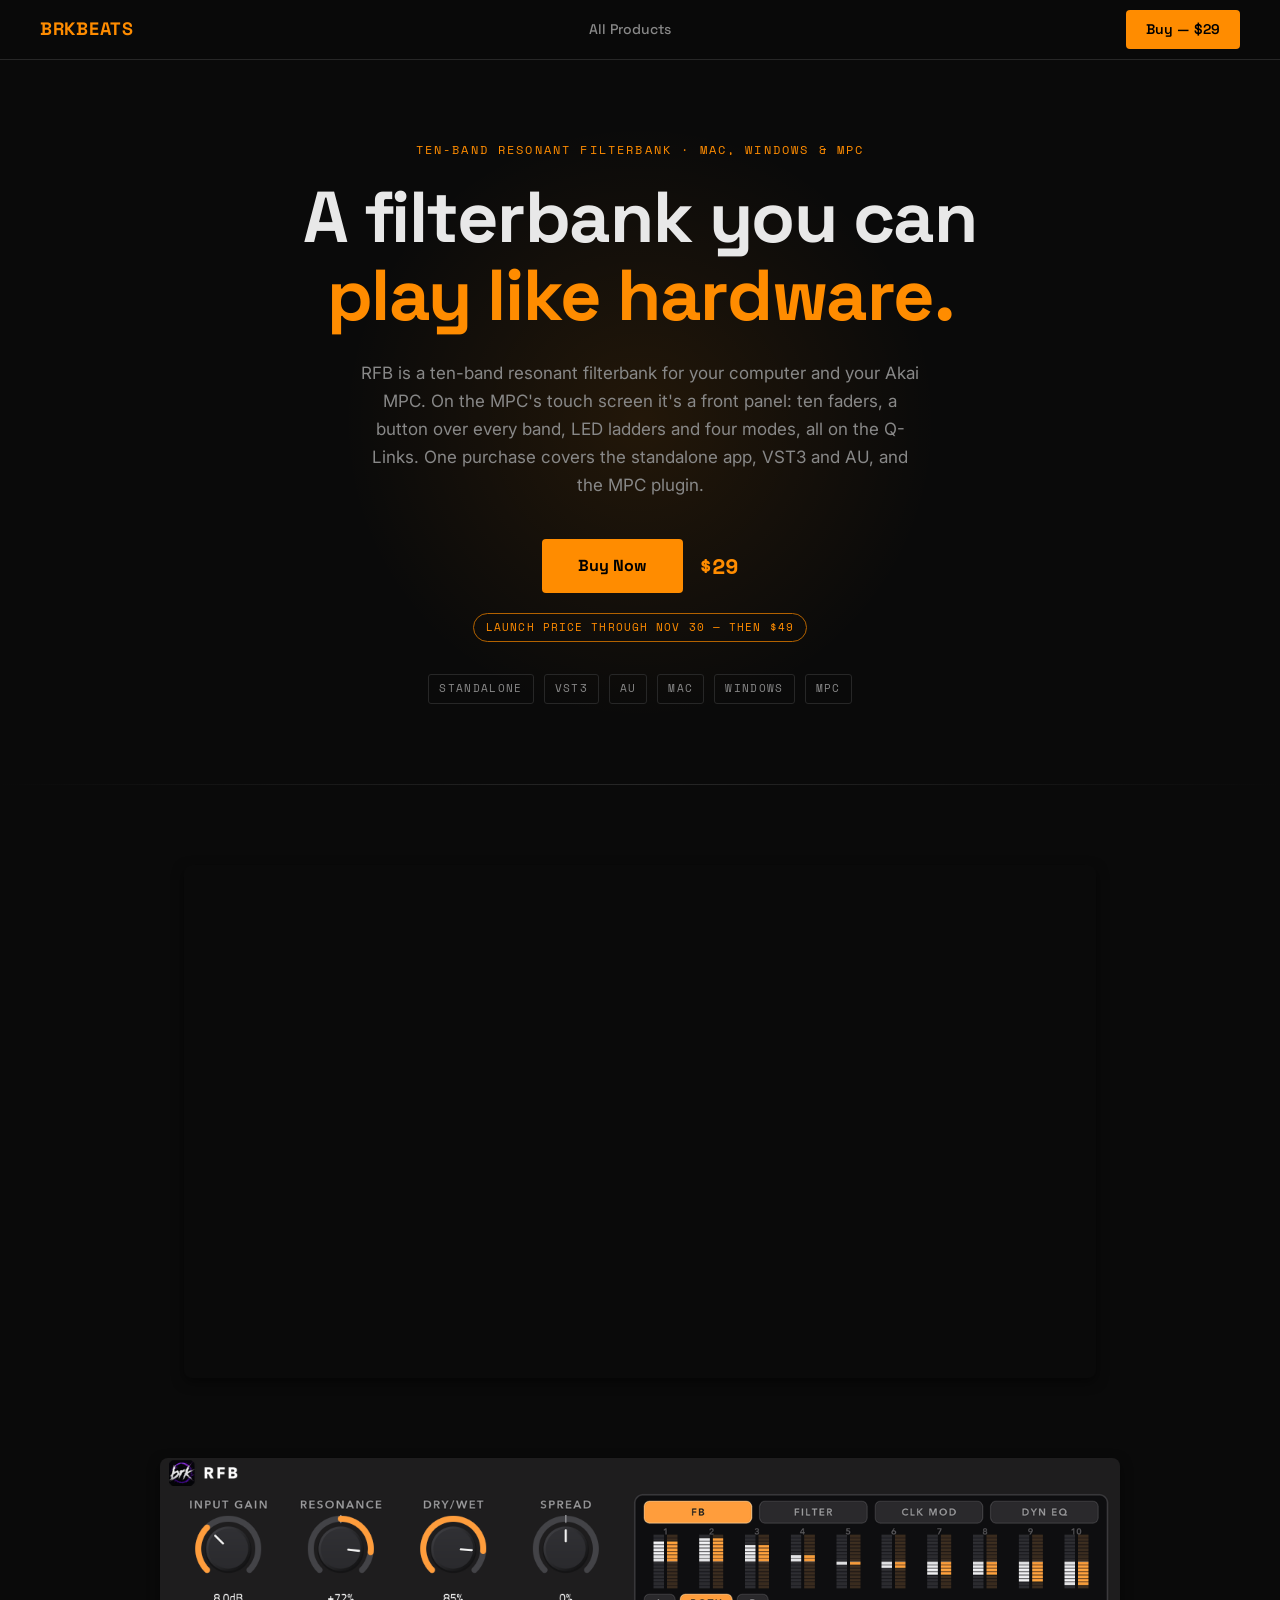
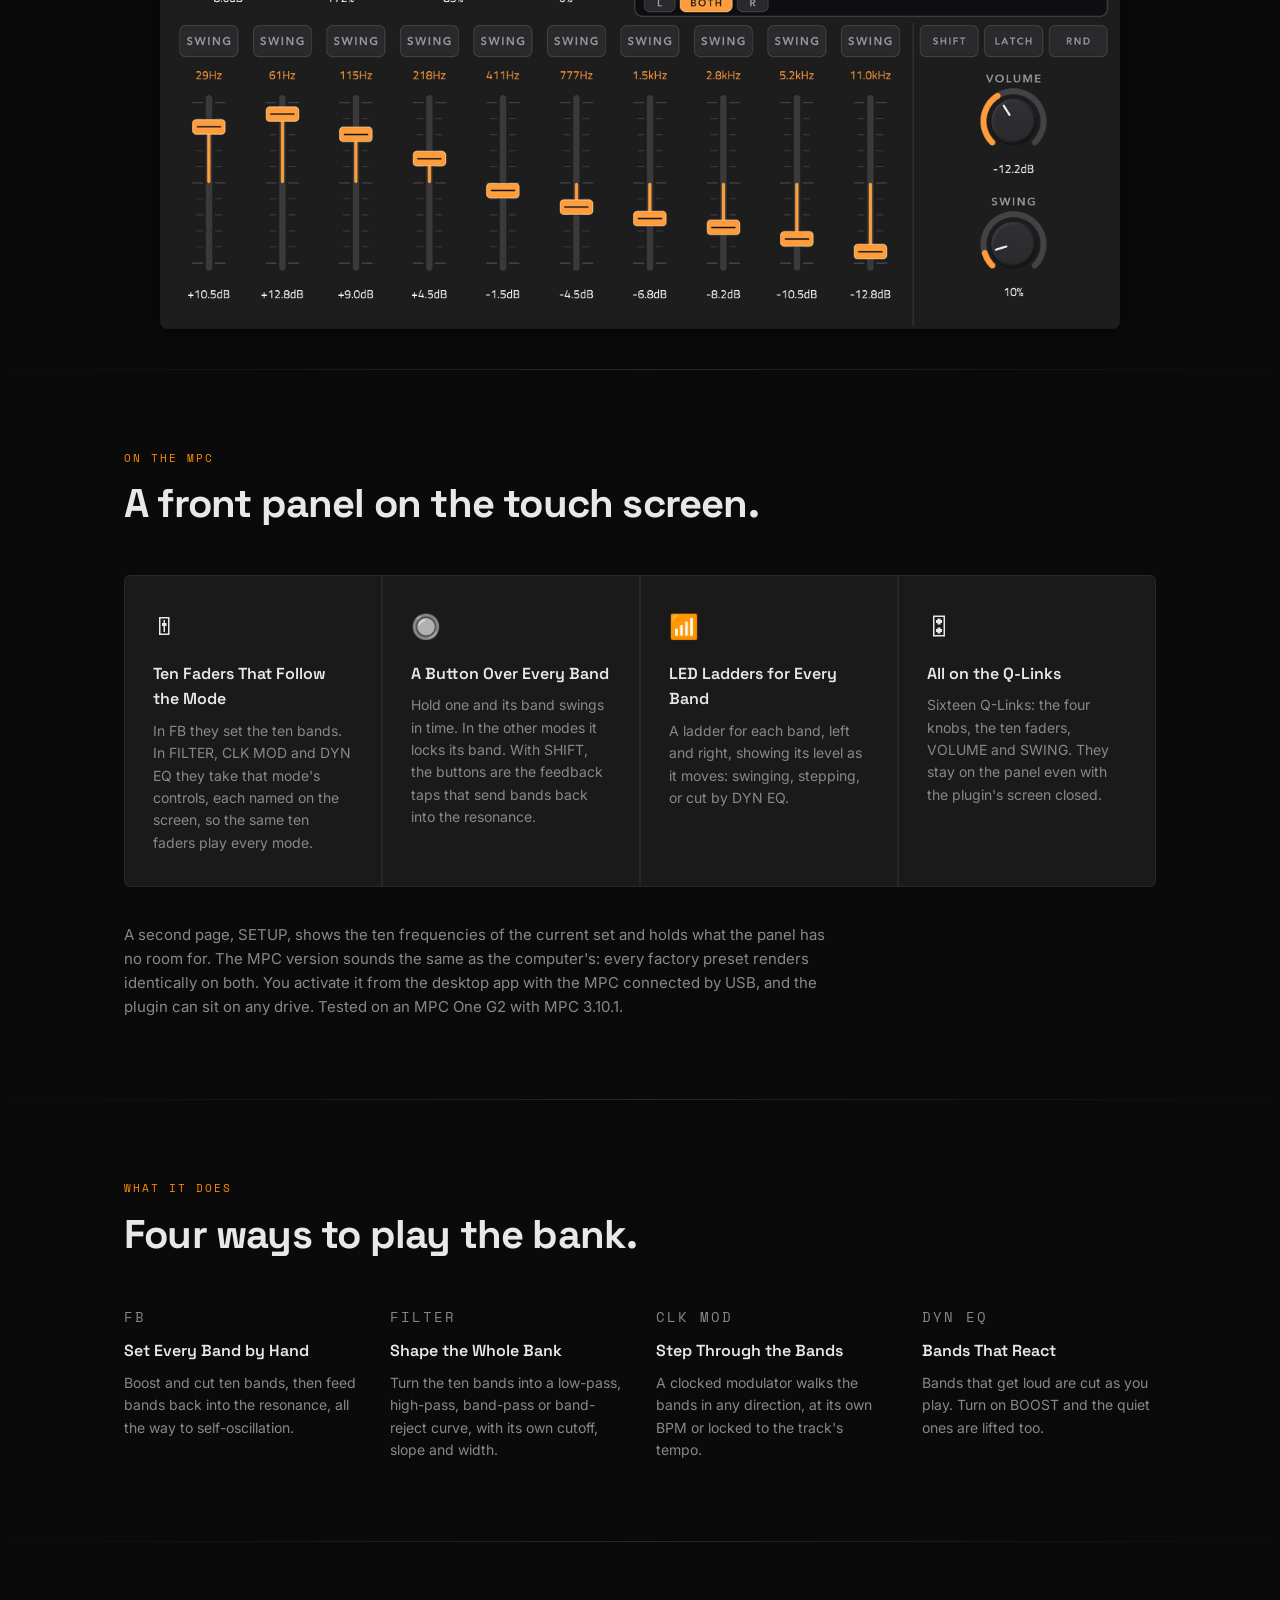
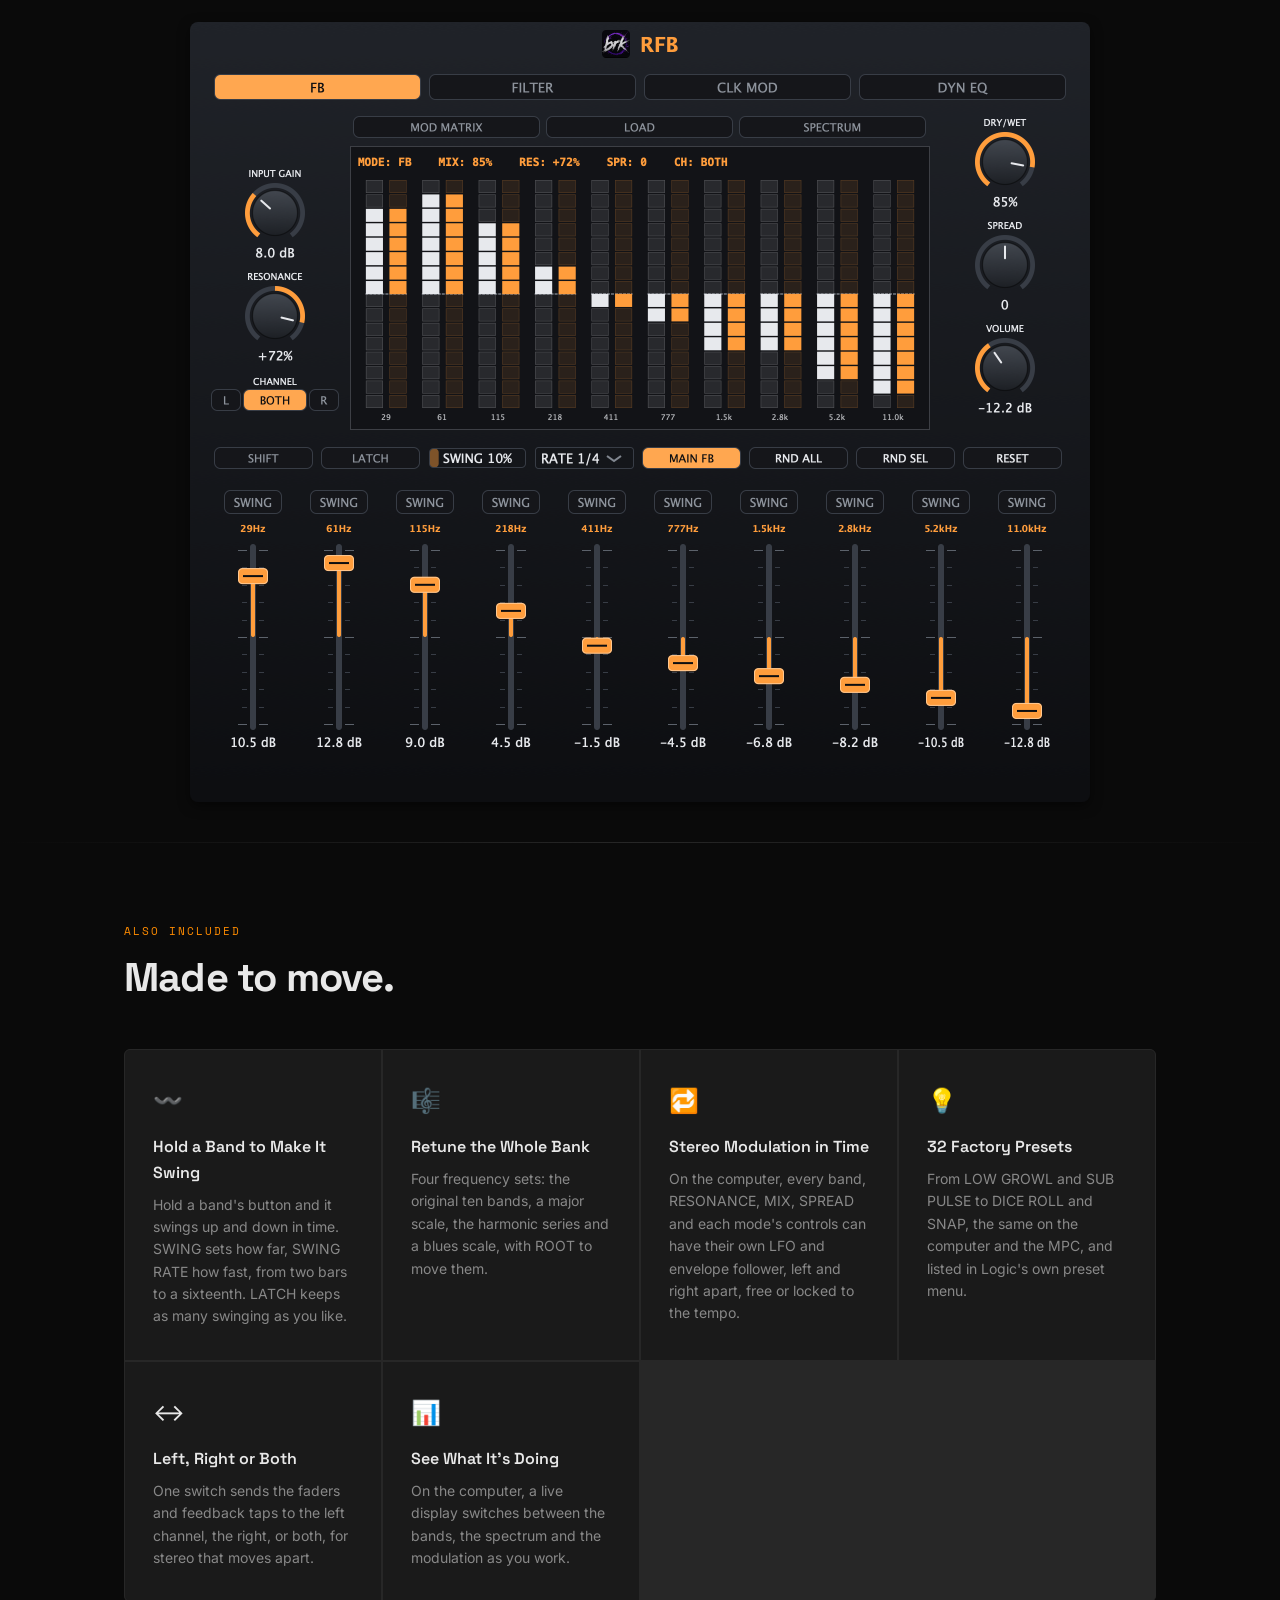
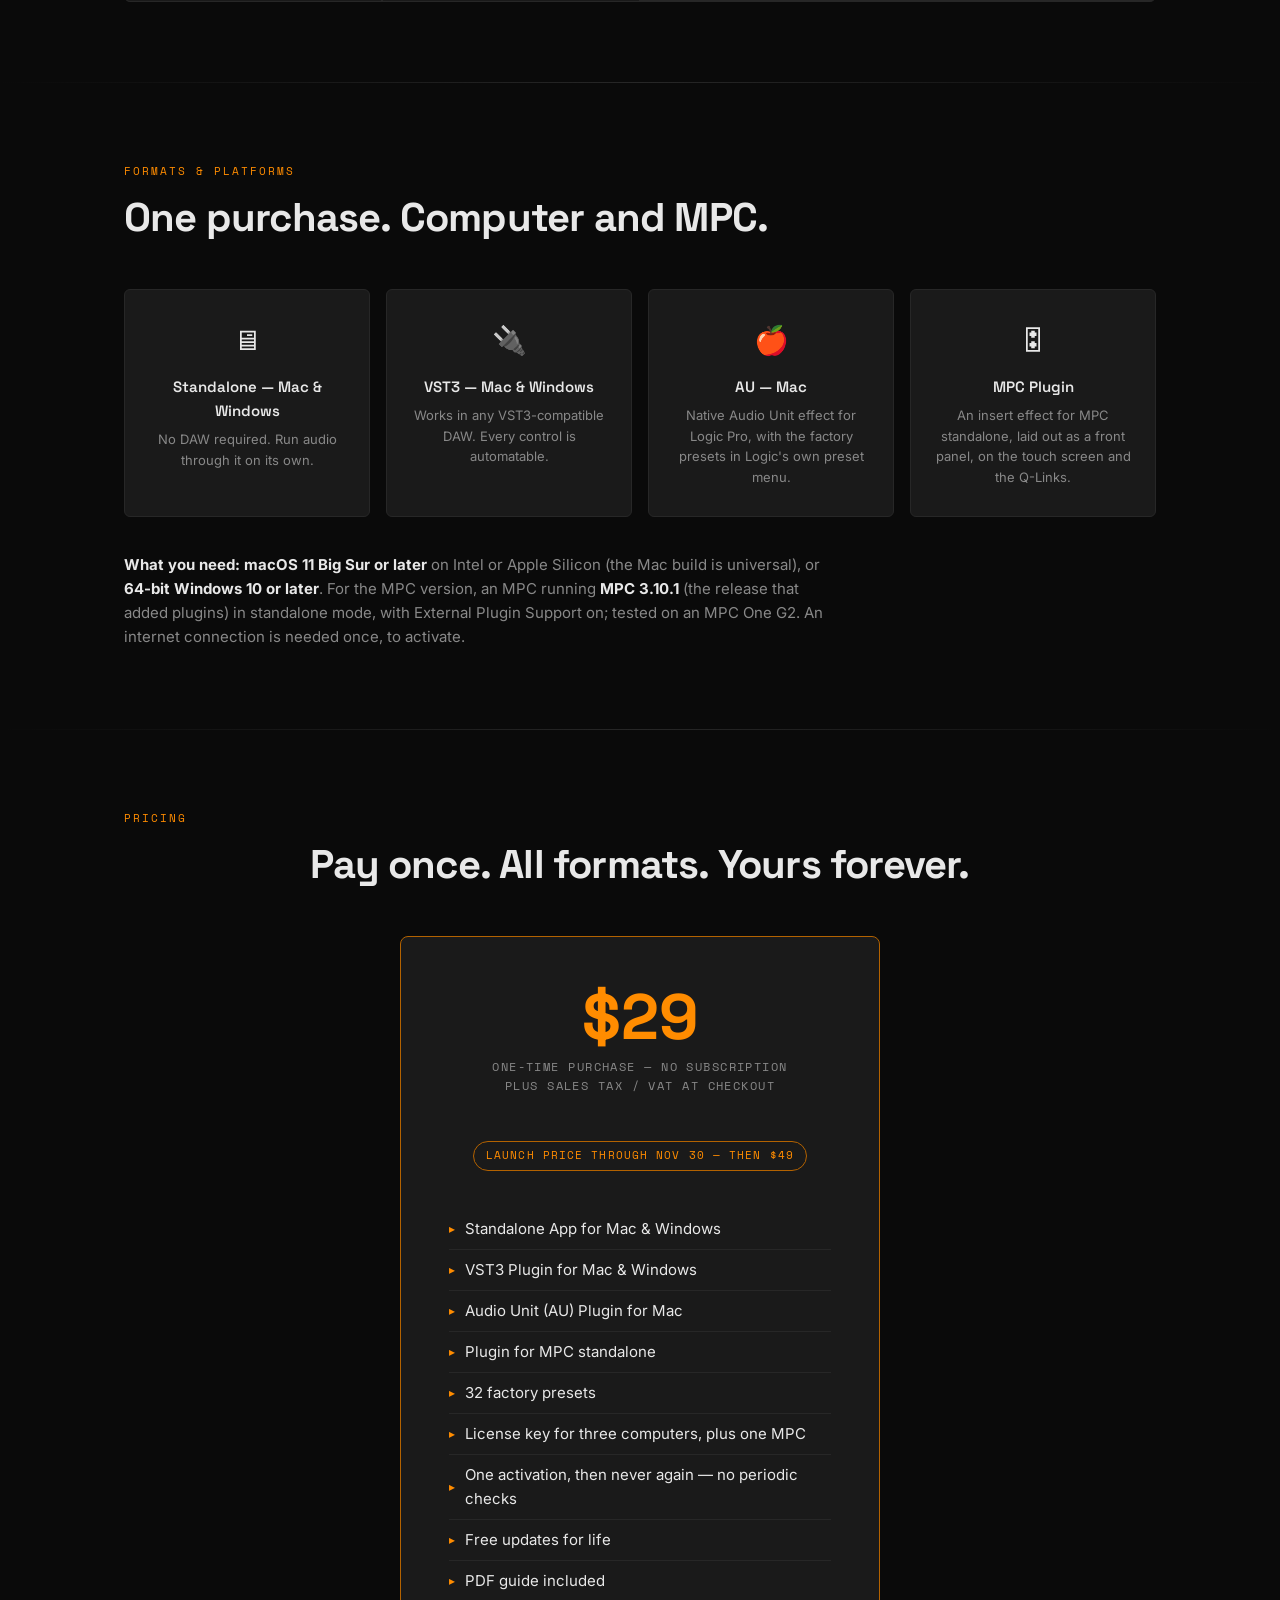
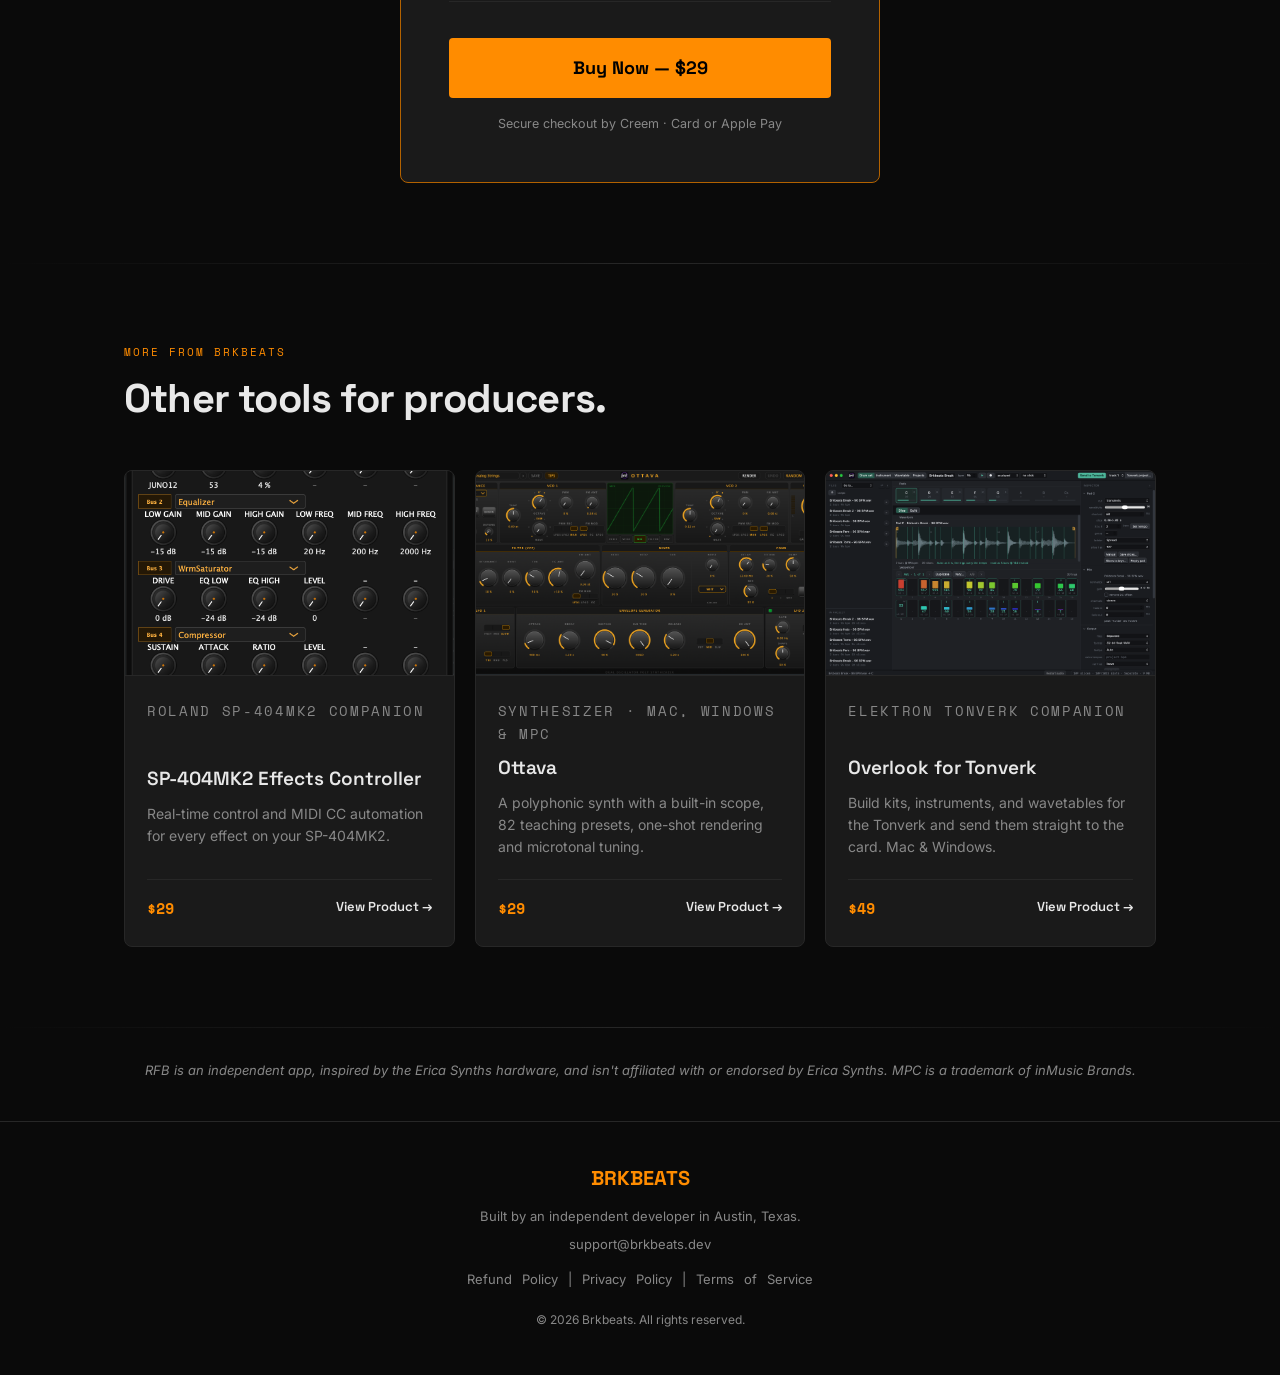
<file: resonant-filterbank.html>
<!DOCTYPE html>
<html lang="en">
<head>
<meta charset="UTF-8" />
<title>RFB – Brkbeats</title>
<!-- Resonant Filterbank is now RFB (2026-11-16): old links land on the new page. -->
<meta http-equiv="refresh" content="0; url=/rfb.html" />
<link rel="canonical" href="https://www.brkbeats.dev/rfb.html" />
<meta name="robots" content="noindex" />
</head>
<body>
<p>Resonant Filterbank is now RFB: <a href="/rfb.html">brkbeats.dev/rfb.html</a></p>
<script>location.replace('/rfb.html' + location.search + location.hash);</script>
</body>
</html>
</file>
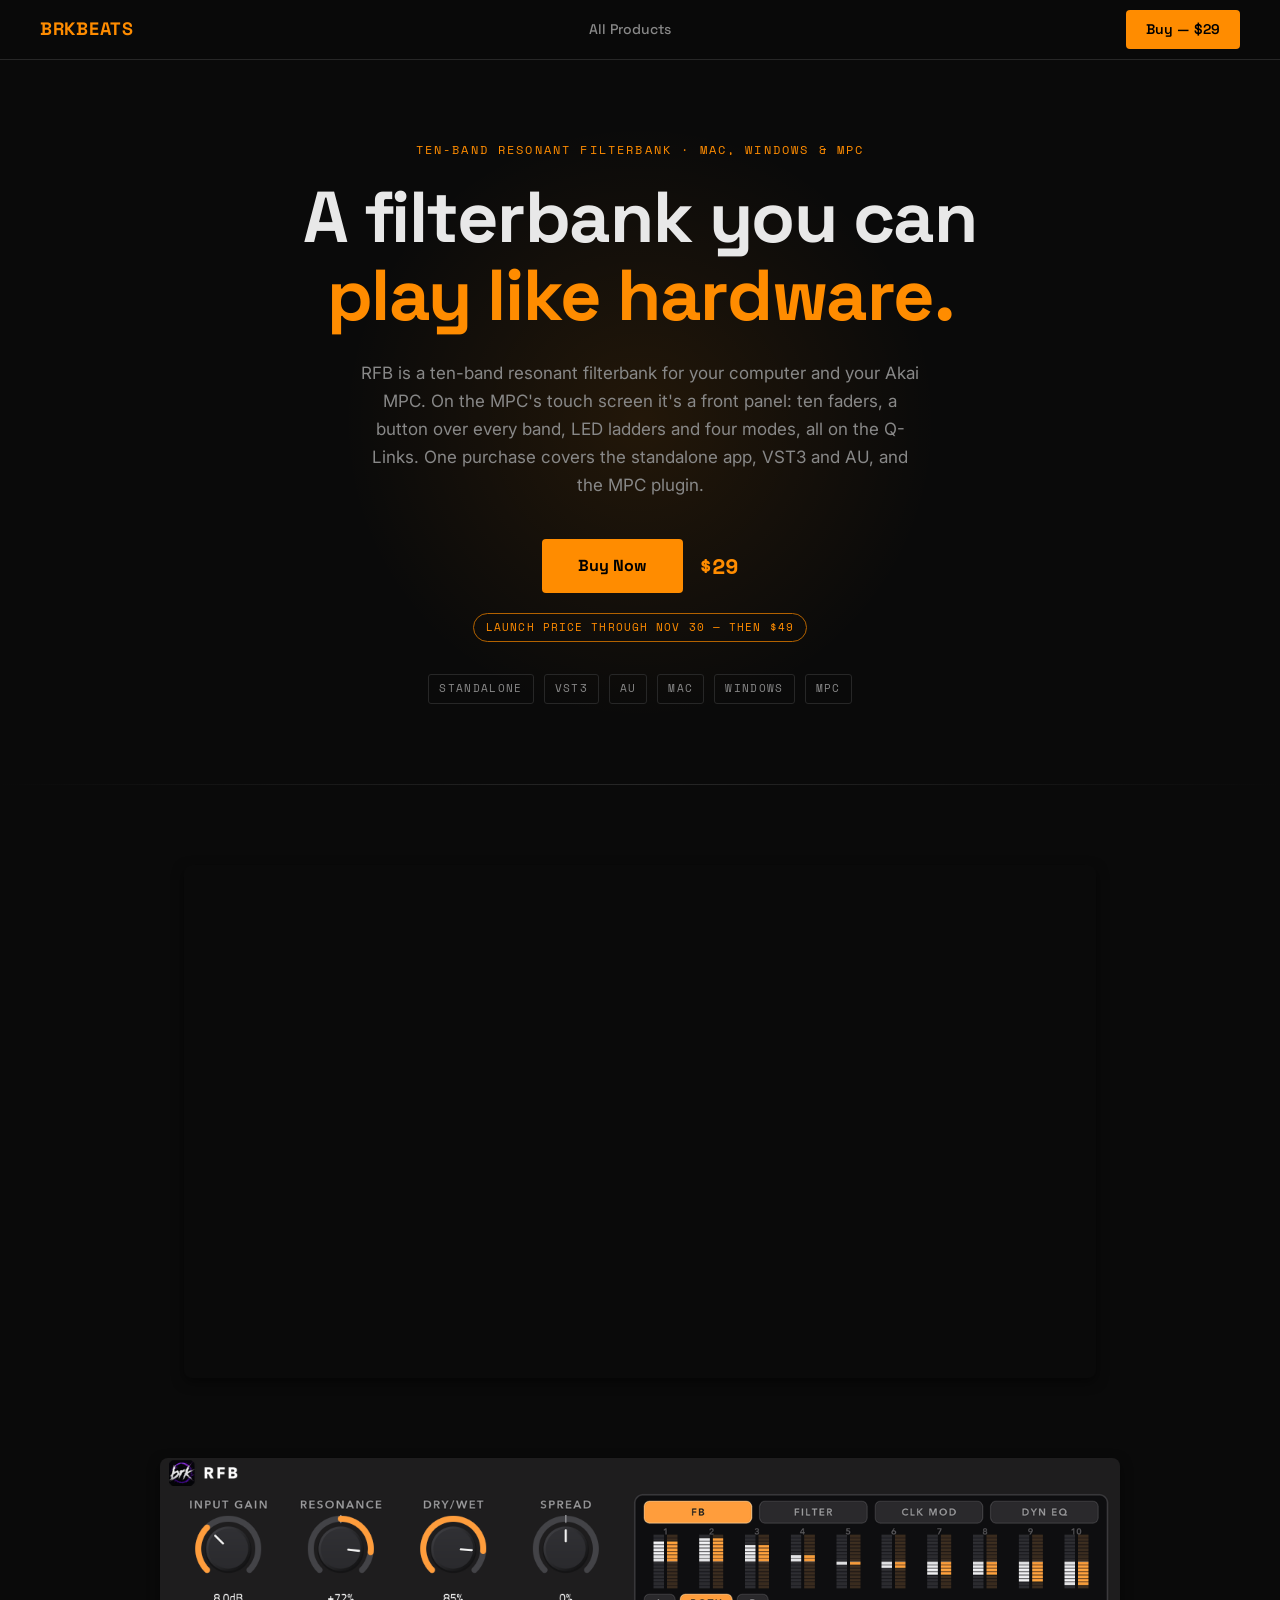
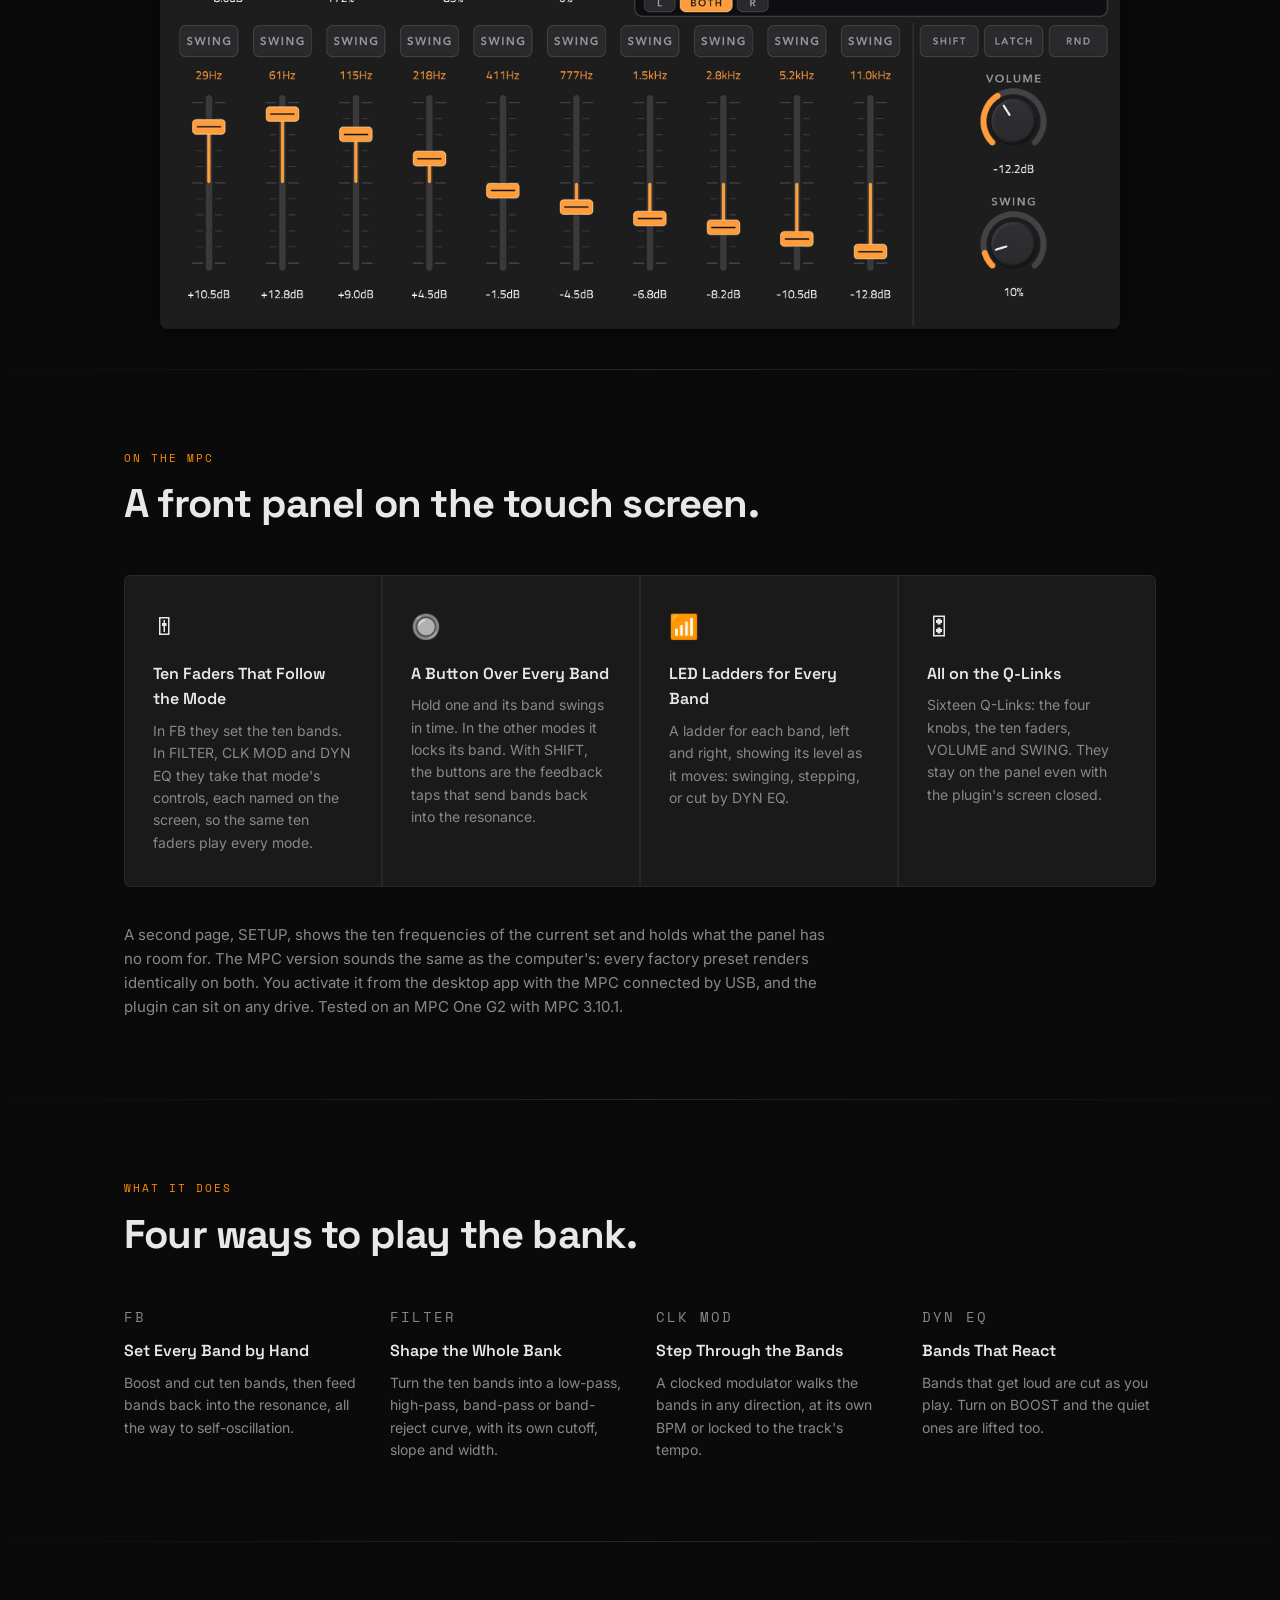
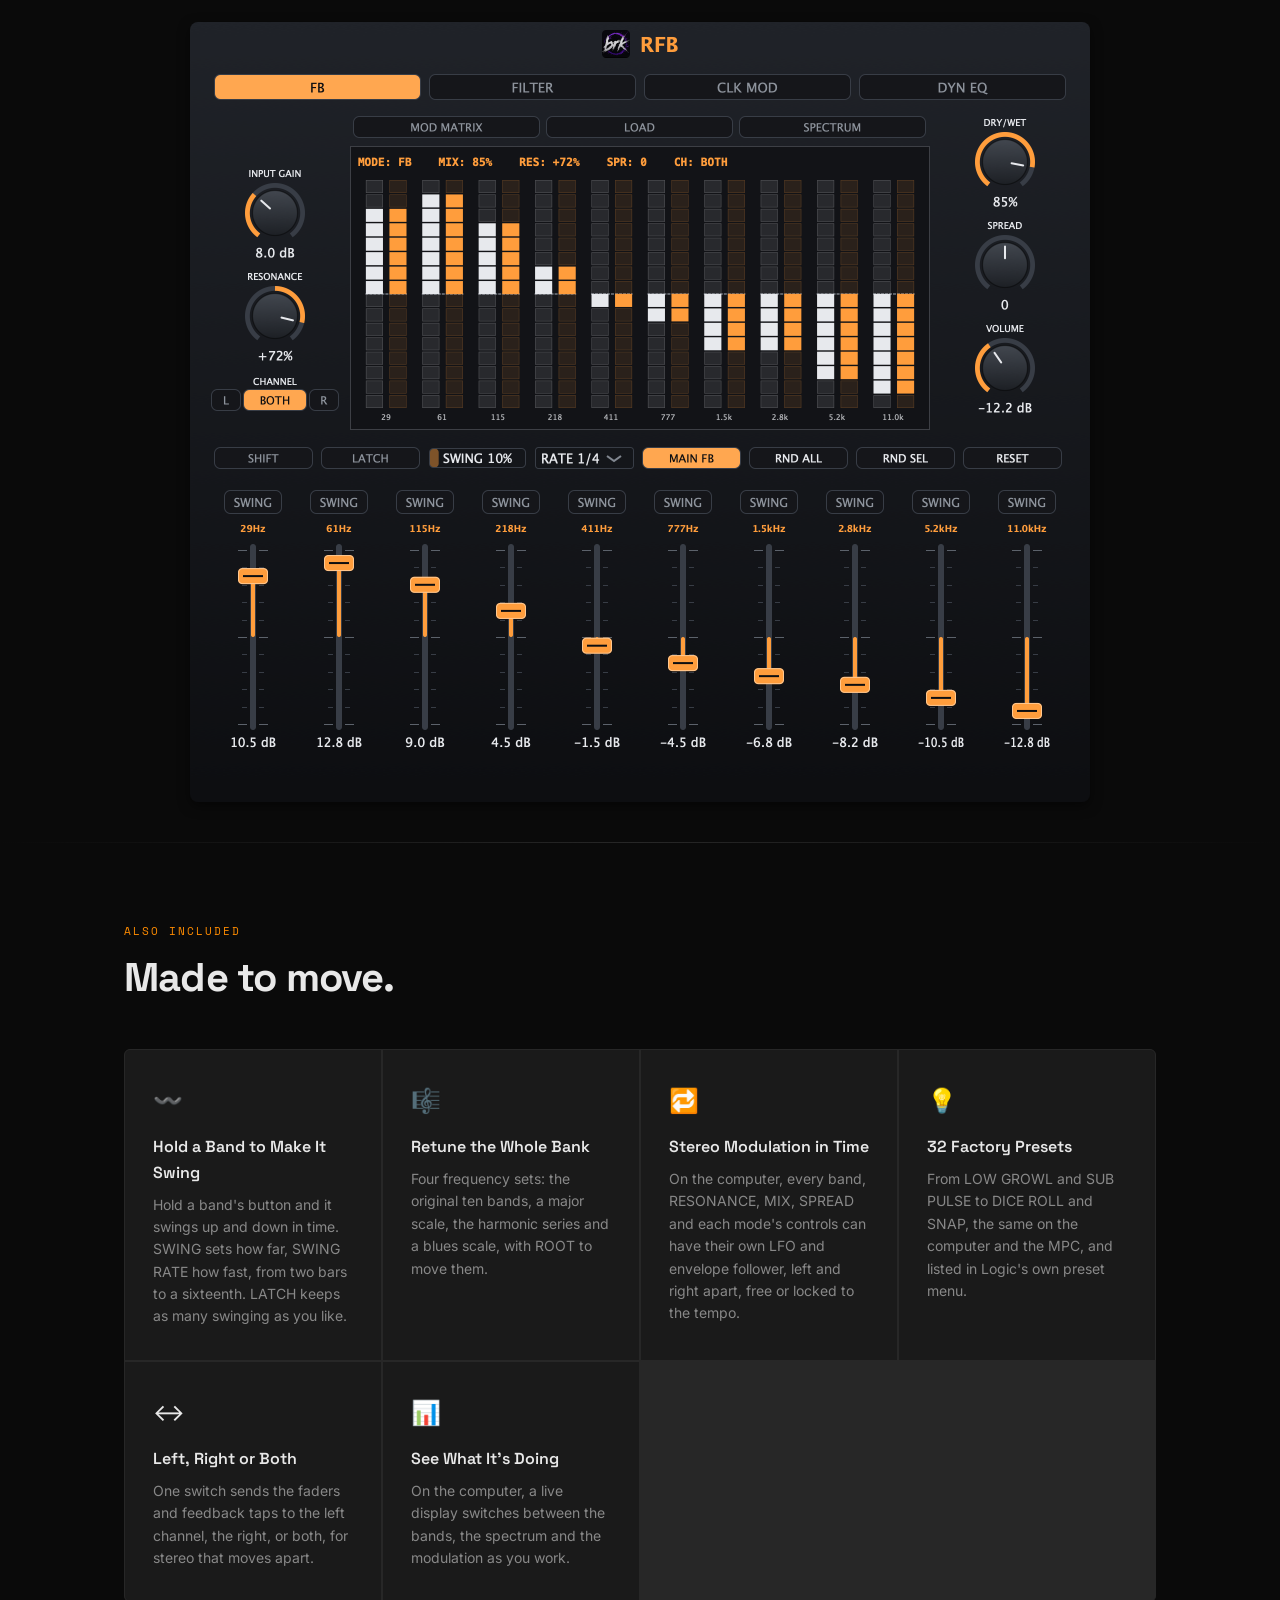
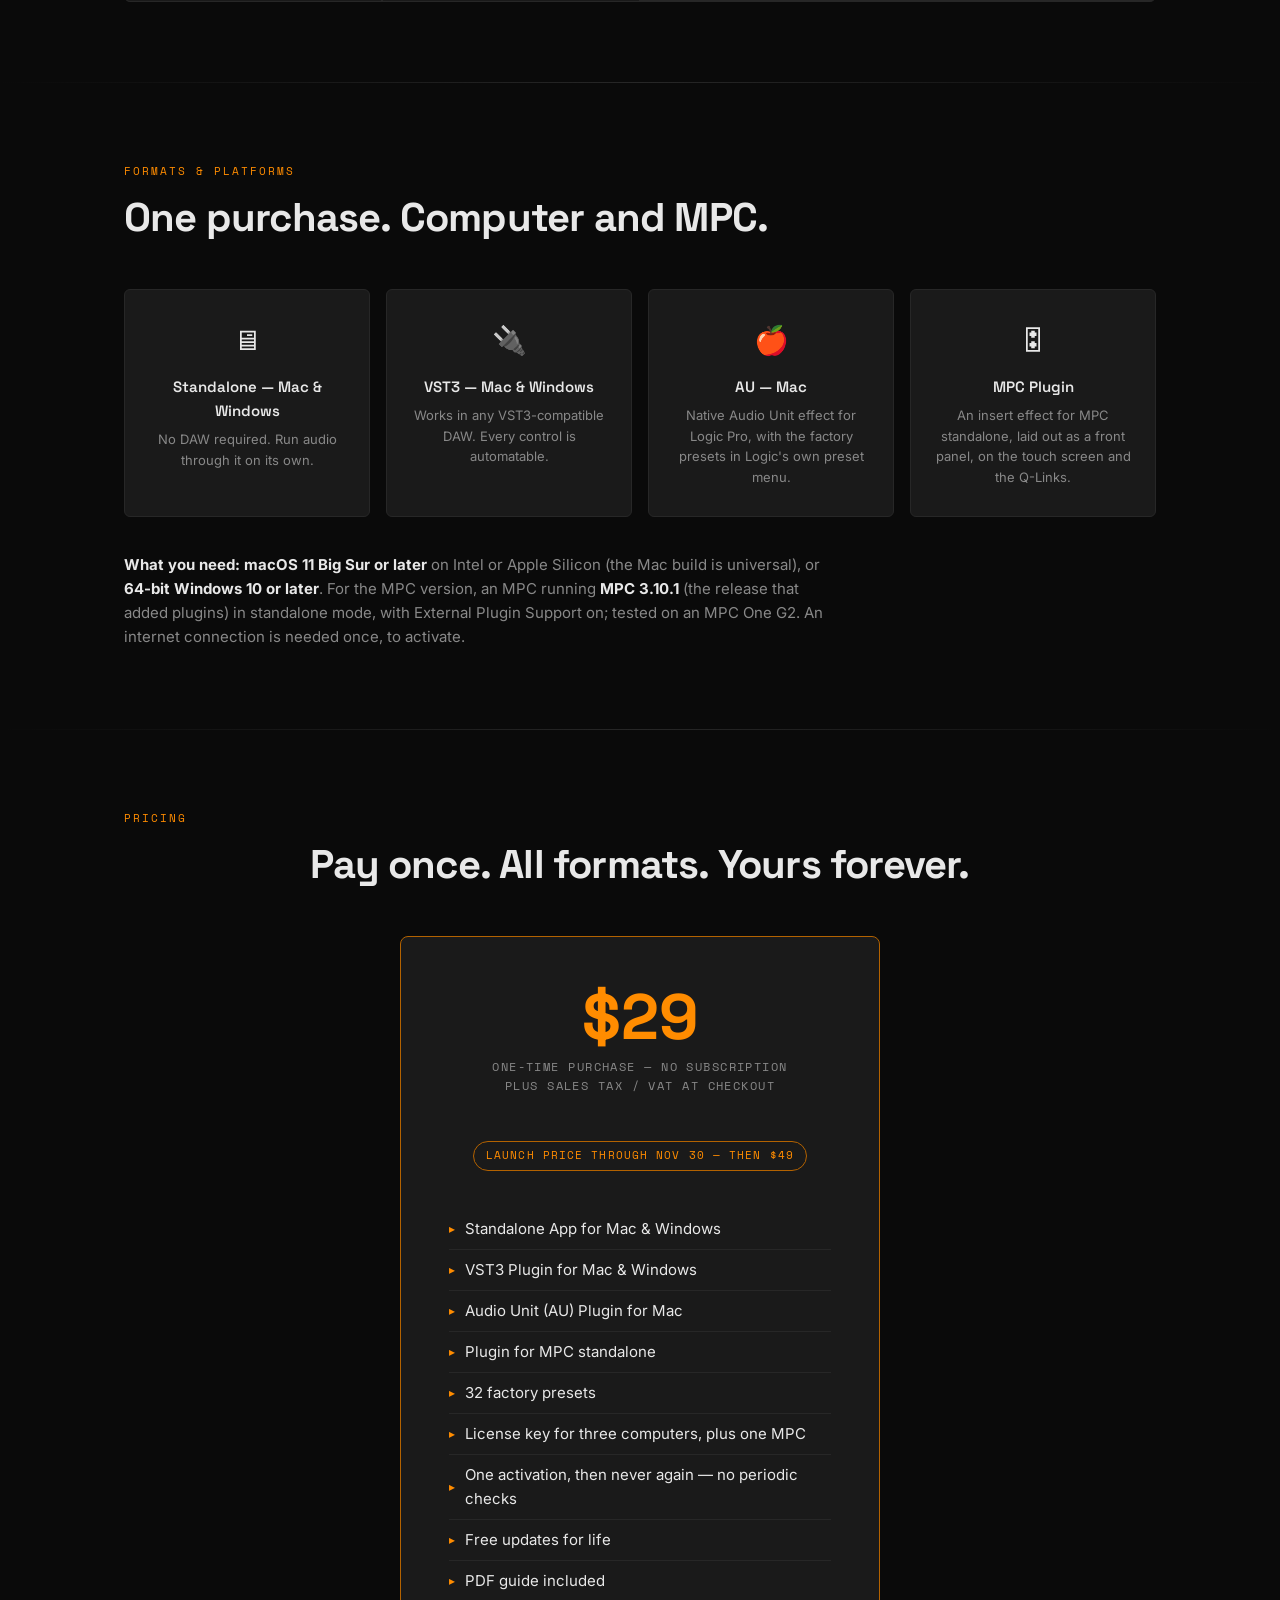
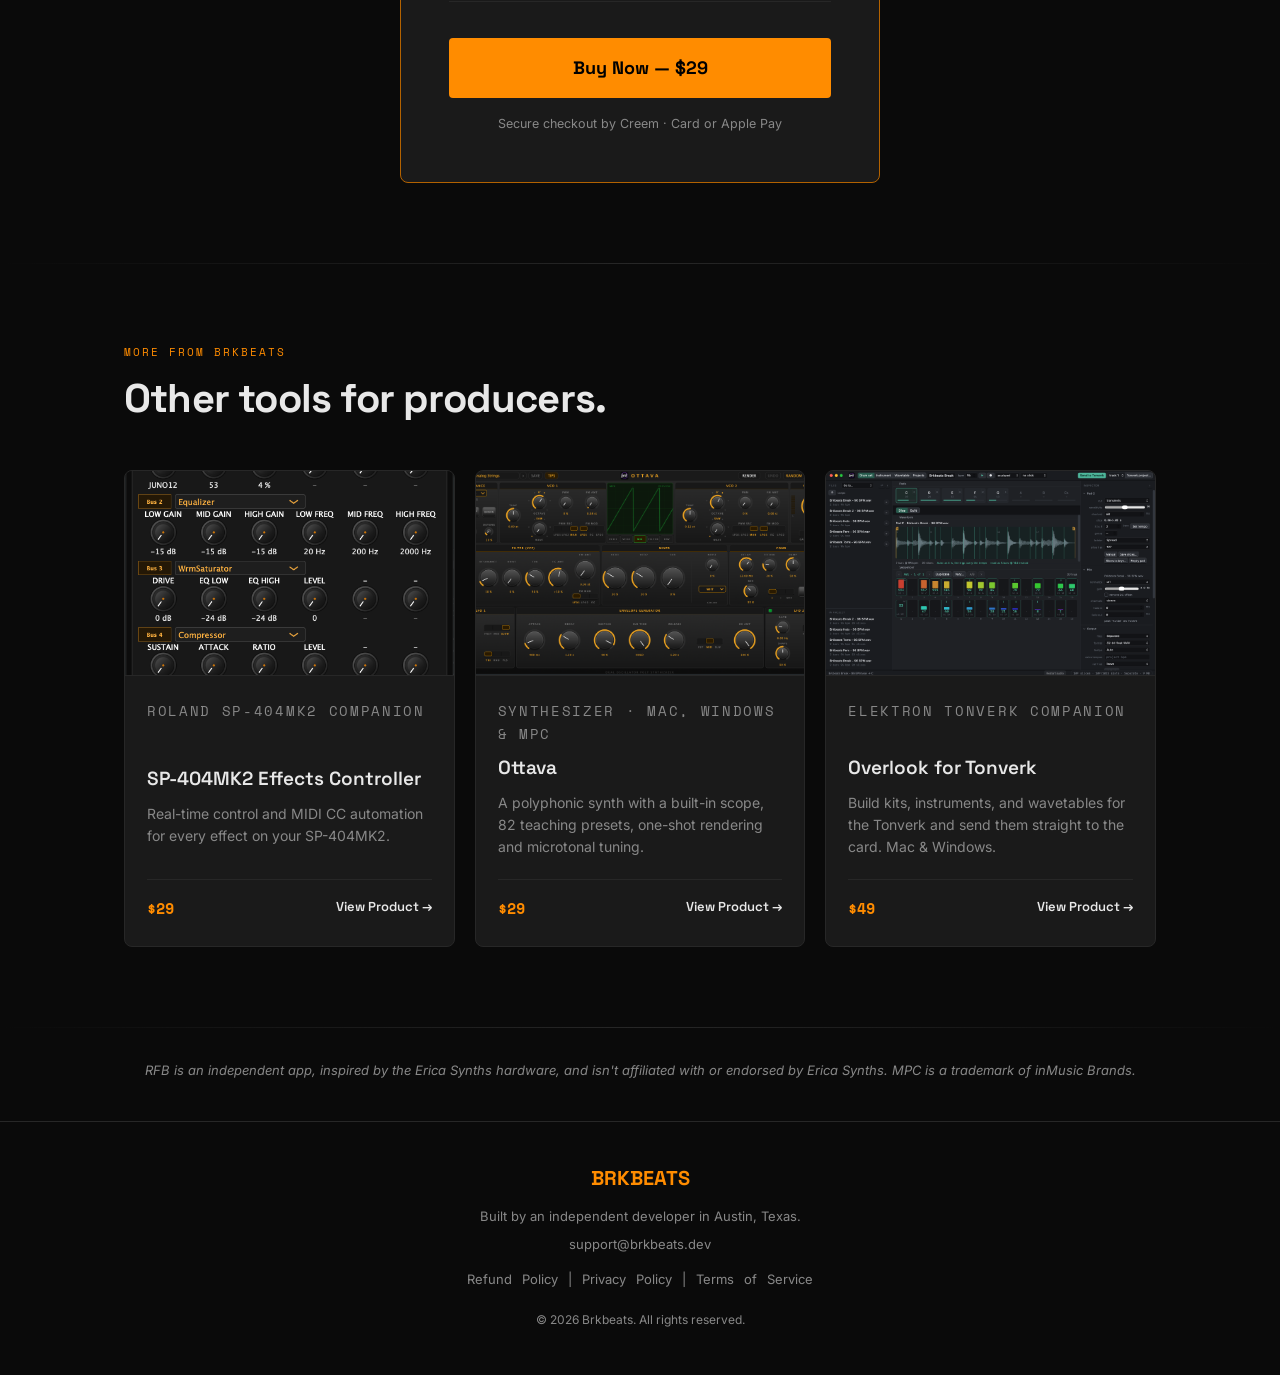
<file: rfb.html>
<!DOCTYPE html>
<html lang="en">
<head>
<meta charset="UTF-8" />
<meta name="viewport" content="width=device-width, initial-scale=1.0" />
<title>RFB – Filterbank for Mac, Windows and MPC – Brkbeats</title>
<meta name="description" content="RFB is a ten-band resonant filterbank for Mac, Windows and the Akai MPC. On the MPC's touch screen it's a front panel: ten faders, a button over every band, LED ladders and four modes, all on the Q-Links. Standalone, VST3 and AU on the computer, and a plugin for MPC standalone." />
<meta property="og:type" content="website" />
<meta property="og:site_name" content="Brkbeats" />
<meta property="og:title" content="RFB – A filterbank you can play like hardware" />
<meta property="og:description" content="RFB is a ten-band resonant filterbank for Mac, Windows and the Akai MPC. On the MPC's touch screen it's a front panel: ten faders, a button over every band, LED ladders and four modes, all on the Q-Links." />
<meta property="og:url" content="https://www.brkbeats.dev/rfb.html" />
<meta property="og:image" content="https://www.brkbeats.dev/assets/og/rfb.png" />
<meta property="og:image:width" content="1200" />
<meta property="og:image:height" content="630" />
<meta property="og:image:alt" content="RFB: A filterbank you can play like hardware, beside RFB on an MPC's touch screen" />
<meta name="twitter:card" content="summary_large_image" />
<link rel="preconnect" href="https://fonts.googleapis.com" />
<link rel="preconnect" href="https://fonts.gstatic.com" crossorigin />
<link href="https://fonts.googleapis.com/css2?family=Space+Grotesk:wght@400;500;600;700&family=Inter:wght@400;500&family=Space+Mono&display=swap" rel="stylesheet" />
<link rel="stylesheet" href="assets/style.css?v=5" />
</head>
<body>

<!-- NAV -->
<nav>
<a class="nav-logo" href="/">BRKBEATS</a>
<div class="nav-links">
<a class="nav-link" href="/#products">All Products</a>
</div>
<a class="nav-buy" href="#buy">Buy — $29</a>
</nav>

<!-- HERO -->
<div class="hero">
<p class="hero-eyebrow">Ten-Band Resonant Filterbank · Mac, Windows &amp; MPC</p>
<h1>A filterbank you can <span>play like hardware.</span></h1>
<p class="hero-sub">
RFB is a ten-band resonant filterbank for your computer and your Akai MPC. On the MPC's touch
screen it's a front panel: ten faders, a button over every band, LED ladders and four modes,
all on the Q-Links. One purchase covers the standalone app, VST3 and AU, and the MPC plugin.
</p>
<div class="hero-actions">
<a class="btn-primary" href="#buy">Buy Now</a>
<span class="btn-price">$29</span>
</div>
<div class="price-note hero-price-note">Launch price through Nov 30 — then $49</div>
<div class="hero-formats">
<span class="format-tag">Standalone</span>
<span class="format-tag">VST3</span>
<span class="format-tag">AU</span>
<span class="format-tag">Mac</span>
<span class="format-tag">Windows</span>
<span class="format-tag">MPC</span>
</div>
</div>

<div class="divider"></div>

<div style="max-width: 960px; margin: 80px auto 0; padding: 0 24px;">
<div style="position: relative; aspect-ratio: 16 / 9; border-radius: 8px; overflow: hidden; box-shadow: 0 4px 12px rgba(0,0,0,0.5);">
<iframe src="https://www.youtube-nocookie.com/embed/AyNkhAttGqs" title="MPC: a ten-band filterbank you play like hardware | RFB" loading="lazy" style="position: absolute; inset: 0; width: 100%; height: 100%; border: 0;" allow="accelerometer; autoplay; clipboard-write; encrypted-media; gyroscope; picture-in-picture; web-share" referrerpolicy="strict-origin-when-cross-origin" allowfullscreen></iframe>
</div>
</div>

<div style="display: flex; justify-content: center; margin: 80px 0 40px 0; padding: 0 24px;">
<img
src="assets/rfb-mpc.png"
alt="RFB on an MPC One's touch screen: four knobs, a screen with the mode buttons and LED ladders, ten SWING buttons over ten faders, VOLUME and SWING"
style="width: 100%; max-width: 960px; border-radius: 8px; box-shadow: 0 4px 12px rgba(0,0,0,0.5);">
</div>

<div class="divider"></div>

<!-- THE MPC -->
<section>
<p class="section-label">On the MPC</p>
<h2 class="section-title">A front panel on the touch screen.</h2>
<div class="features-grid">
<div class="feature-card">
<span class="feature-icon">🎚</span>
<h3>Ten Faders That Follow the Mode</h3>
<p>In FB they set the ten bands. In FILTER, CLK MOD and DYN EQ they take that mode's controls, each named on the screen, so the same ten faders play every mode.</p>
</div>
<div class="feature-card">
<span class="feature-icon">🔘</span>
<h3>A Button Over Every Band</h3>
<p>Hold one and its band swings in time. In the other modes it locks its band. With SHIFT, the buttons are the feedback taps that send bands back into the resonance.</p>
</div>
<div class="feature-card">
<span class="feature-icon">📶</span>
<h3>LED Ladders for Every Band</h3>
<p>A ladder for each band, left and right, showing its level as it moves: swinging, stepping, or cut by DYN EQ.</p>
</div>
<div class="feature-card">
<span class="feature-icon">🎛</span>
<h3>All on the Q-Links</h3>
<p>Sixteen Q-Links: the four knobs, the ten faders, VOLUME and SWING. They stay on the panel even with the plugin's screen closed.</p>
</div>
</div>
<p style="color: var(--muted); font-size: 15px; max-width: 720px; margin-top: 36px;">
A second page, SETUP, shows the ten frequencies of the current set and holds what the panel has no room for.
The MPC version sounds the same as the computer's: every factory preset renders identically on both.
You activate it from the desktop app with the MPC connected by USB, and the plugin can sit on any drive.
Tested on an MPC One G2 with MPC 3.10.1.
</p>
</section>

<div class="divider"></div>

<!-- MODES -->
<section>
<p class="section-label">What it does</p>
<h2 class="section-title">Four ways to play the bank.</h2>
<div class="how-grid">
<div class="how-step">
<p class="step-num">FB</p>
<h3>Set Every Band by Hand</h3>
<p>Boost and cut ten bands, then feed bands back into the resonance, all the way to self-oscillation.</p>
</div>
<div class="how-step">
<p class="step-num">FILTER</p>
<h3>Shape the Whole Bank</h3>
<p>Turn the ten bands into a low-pass, high-pass, band-pass or band-reject curve, with its own cutoff, slope and width.</p>
</div>
<div class="how-step">
<p class="step-num">CLK MOD</p>
<h3>Step Through the Bands</h3>
<p>A clocked modulator walks the bands in any direction, at its own BPM or locked to the track's tempo.</p>
</div>
<div class="how-step">
<p class="step-num">DYN EQ</p>
<h3>Bands That React</h3>
<p>Bands that get loud are cut as you play. Turn on BOOST and the quiet ones are lifted too.</p>
</div>
</div>
</section>

<div class="divider"></div>

<div style="display: flex; justify-content: center; margin: 80px 0 40px 0; padding: 0 24px;">
<img
src="assets/rfb.png"
alt="RFB on the computer: the mode tabs, the band display, SWING and RATE, and ten faders with a SWING button over each"
style="width: 100%; max-width: 900px; border-radius: 8px; box-shadow: 0 4px 12px rgba(0,0,0,0.5);">
</div>

<div class="divider"></div>

<!-- MORE FEATURES -->
<section>
<p class="section-label">Also Included</p>
<h2 class="section-title">Made to move.</h2>
<div class="features-grid">
<div class="feature-card">
<span class="feature-icon">〰️</span>
<h3>Hold a Band to Make It Swing</h3>
<p>Hold a band's button and it swings up and down in time. SWING sets how far, SWING RATE how fast, from two bars to a sixteenth. LATCH keeps as many swinging as you like.</p>
</div>
<div class="feature-card">
<span class="feature-icon">🎼</span>
<h3>Retune the Whole Bank</h3>
<p>Four frequency sets: the original ten bands, a major scale, the harmonic series and a blues scale, with ROOT to move them.</p>
</div>
<div class="feature-card">
<span class="feature-icon">🔁</span>
<h3>Stereo Modulation in Time</h3>
<p>On the computer, every band, RESONANCE, MIX, SPREAD and each mode's controls can have their own LFO and envelope follower, left and right apart, free or locked to the tempo.</p>
</div>
<div class="feature-card">
<span class="feature-icon">💡</span>
<h3>32 Factory Presets</h3>
<p>From LOW GROWL and SUB PULSE to DICE ROLL and SNAP, the same on the computer and the MPC, and listed in Logic's own preset menu.</p>
</div>
<div class="feature-card">
<span class="feature-icon">↔️</span>
<h3>Left, Right or Both</h3>
<p>One switch sends the faders and feedback taps to the left channel, the right, or both, for stereo that moves apart.</p>
</div>
<div class="feature-card">
<span class="feature-icon">📊</span>
<h3>See What It's Doing</h3>
<p>On the computer, a live display switches between the bands, the spectrum and the modulation as you work.</p>
</div>
</div>
</section>

<div class="divider"></div>

<!-- FORMATS -->
<section>
<p class="section-label">Formats & Platforms</p>
<h2 class="section-title">One purchase. Computer and MPC.</h2>
<div class="formats-grid">
<div class="format-card">
<span class="fmt-icon">🖥</span>
<h3>Standalone — Mac &amp; Windows</h3>
<p>No DAW required. Run audio through it on its own.</p>
</div>
<div class="format-card">
<span class="fmt-icon">🔌</span>
<h3>VST3 — Mac &amp; Windows</h3>
<p>Works in any VST3-compatible DAW. Every control is automatable.</p>
</div>
<div class="format-card">
<span class="fmt-icon">🍎</span>
<h3>AU — Mac</h3>
<p>Native Audio Unit effect for Logic Pro, with the factory presets in Logic's own preset menu.</p>
</div>
<div class="format-card">
<span class="fmt-icon">🎛</span>
<h3>MPC Plugin</h3>
<p>An insert effect for MPC standalone, laid out as a front panel, on the touch screen and the Q-Links.</p>
</div>
</div>
<p style="color: var(--muted); font-size: 15px; max-width: 720px; margin-top: 36px;">
<strong style="color: var(--text);">What you need:</strong> <strong style="color: var(--text);">macOS 11 Big Sur or later</strong>
on Intel or Apple Silicon (the Mac build is universal), or <strong style="color: var(--text);">64-bit Windows 10 or later</strong>.
For the MPC version, an MPC running <strong style="color: var(--text);">MPC 3.10.1</strong> (the release that added
plugins) in standalone mode, with External Plugin Support on; tested on an MPC One G2. An internet connection is needed
once, to activate.
</p>
</section>

<div class="divider"></div>

<!-- PRICING -->
<section id="buy">
<p class="section-label">Pricing</p>
<h2 class="section-title" style="text-align:center;">Pay once. All formats. Yours forever.</h2>
<div class="pricing-card">
<div class="price-amount">$29</div>
<div class="price-label">One-time purchase — no subscription<br>Plus sales tax / VAT at checkout</div>
<div class="price-note">Launch price through Nov 30 — then $49</div>
<ul class="pricing-includes">
<li>Standalone App for Mac &amp; Windows</li>
<li>VST3 Plugin for Mac &amp; Windows</li>
<li>Audio Unit (AU) Plugin for Mac</li>
<li>Plugin for MPC standalone</li>
<li>32 factory presets</li>
<li>License key for three computers, plus one MPC</li>
<li>One activation, then never again — no periodic checks</li>
<li>Free updates for life</li>
<li>PDF guide included</li>
</ul>
<a class="btn-buy-full" href="https://www.creem.io/payment/prod_BZBMWVzUufoJpnWC26BjO" rel="nofollow" data-buy="rfb">Buy Now — $29</a>
<p class="pricing-note">Secure checkout by Creem · Card or Apple Pay</p>
</div>
</section>

<div class="divider"></div>

<!-- MORE FROM BRKBEATS -->
<section>
<p class="section-label">More From Brkbeats</p>
<h2 class="section-title">Other tools for producers.</h2>
<div class="products-grid">
<a class="product-card" href="sp404-effects-controller.html">
<div class="product-thumb">
<img src="assets/SP-404MK2 Effects1.png" alt="SP-404MK2 Effects Controller interface" />
</div>
<div class="product-body">
<p class="product-eyebrow">Roland SP-404MK2 Companion</p>
<h3>SP-404MK2 Effects Controller</h3>
<p>Real-time control and MIDI CC automation for every effect on your SP-404MK2.</p>
<div class="product-footer">
<span class="product-price">$29</span>
<span class="product-cta">View Product →</span>
</div>
</div>
</a>
<a class="product-card" href="ottava.html">
<div class="product-thumb"><img src="assets/ottava.png" alt="Ottava polyphonic synthesizer interface" /></div>
<div class="product-body">
<p class="product-eyebrow">Synthesizer · Mac, Windows &amp; MPC</p>
<h3>Ottava</h3>
<p>A polyphonic synth with a built-in scope, 82 teaching presets, one-shot rendering and microtonal tuning.</p>
<div class="product-footer">
<span class="product-price">$29</span>
<span class="product-cta">View Product →</span>
</div>
</div>
</a>
<a class="product-card" href="overlook.html">
<div class="product-thumb">
<img src="assets/overlook-drumset.png" alt="Overlook for Tonverk: a break sliced across a pad and sequenced as trigs" />
</div>
<div class="product-body">
<p class="product-eyebrow">Elektron Tonverk Companion</p>
<h3>Overlook for Tonverk</h3>
<p>Build kits, instruments, and wavetables for the Tonverk and send them straight to the card. Mac &amp; Windows.</p>
<div class="product-footer">
<span class="product-price">$49</span>
<span class="product-cta">View Product →</span>
</div>
</div>
</a>
</div>
</section>

<div class="divider"></div>

<p class="disclaimer">RFB is an independent app, inspired by the Erica Synths hardware, and isn't affiliated with or endorsed by Erica Synths. MPC is a trademark of inMusic Brands.</p>

<!-- FOOTER -->
<footer>
<div class="footer-logo">BRKBEATS</div>
<p>Built by an independent developer in Austin, Texas.</p>
<p style="margin-top:8px;">
<a href="mailto:support@brkbeats.dev">support@brkbeats.dev</a>
</p>
<p style="margin-top: 14px; font-size: 13px; word-spacing: 6px;">
<a href="/refund.html">Refund Policy</a> |
<a href="/privacy.html">Privacy Policy</a> |
<a href="/terms.html">Terms of Service</a>
</p>
<p style="margin-top:20px; font-size:12px;">© 2026 Brkbeats. All rights reserved.</p>
</footer>

  <!-- Buy clicks: the button is a plain link to Creem; on a click the page also sends a note (product, where
       this visit came from) to our click counter with sendBeacon, which never delays or blocks the click.
       No cookies, nothing stored in the browser. Nothing to count until the Buy button goes in. -->
  <script>
    (function () {
      var s = new URLSearchParams(location.search).get('src');
      if (!s) { try { s = document.referrer ? new URL(document.referrer).hostname : 'direct'; } catch (e) { s = 'direct'; } }
      document.querySelectorAll('a[data-buy]').forEach(function (a) {
        a.addEventListener('click', function () {
          try {
            navigator.sendBeacon('https://brkbeats-clicks.brkbeats-dev.workers.dev/click',
                                 JSON.stringify({ product: a.getAttribute('data-buy'), src: s }));
          } catch (e) { /* the click goes on to Creem regardless */ }
        });
      });
    })();
  </script>
  <!-- Cloudflare Web Analytics: cookieless page counts, no personal data -->
  <script type="module" src="https://static.cloudflareinsights.com/beacon.min.js" data-cf-beacon='{"token": "6b745f9adb434fdb9da7a3e9d561f4b3"}'></script>
</body>
</html>
</file>
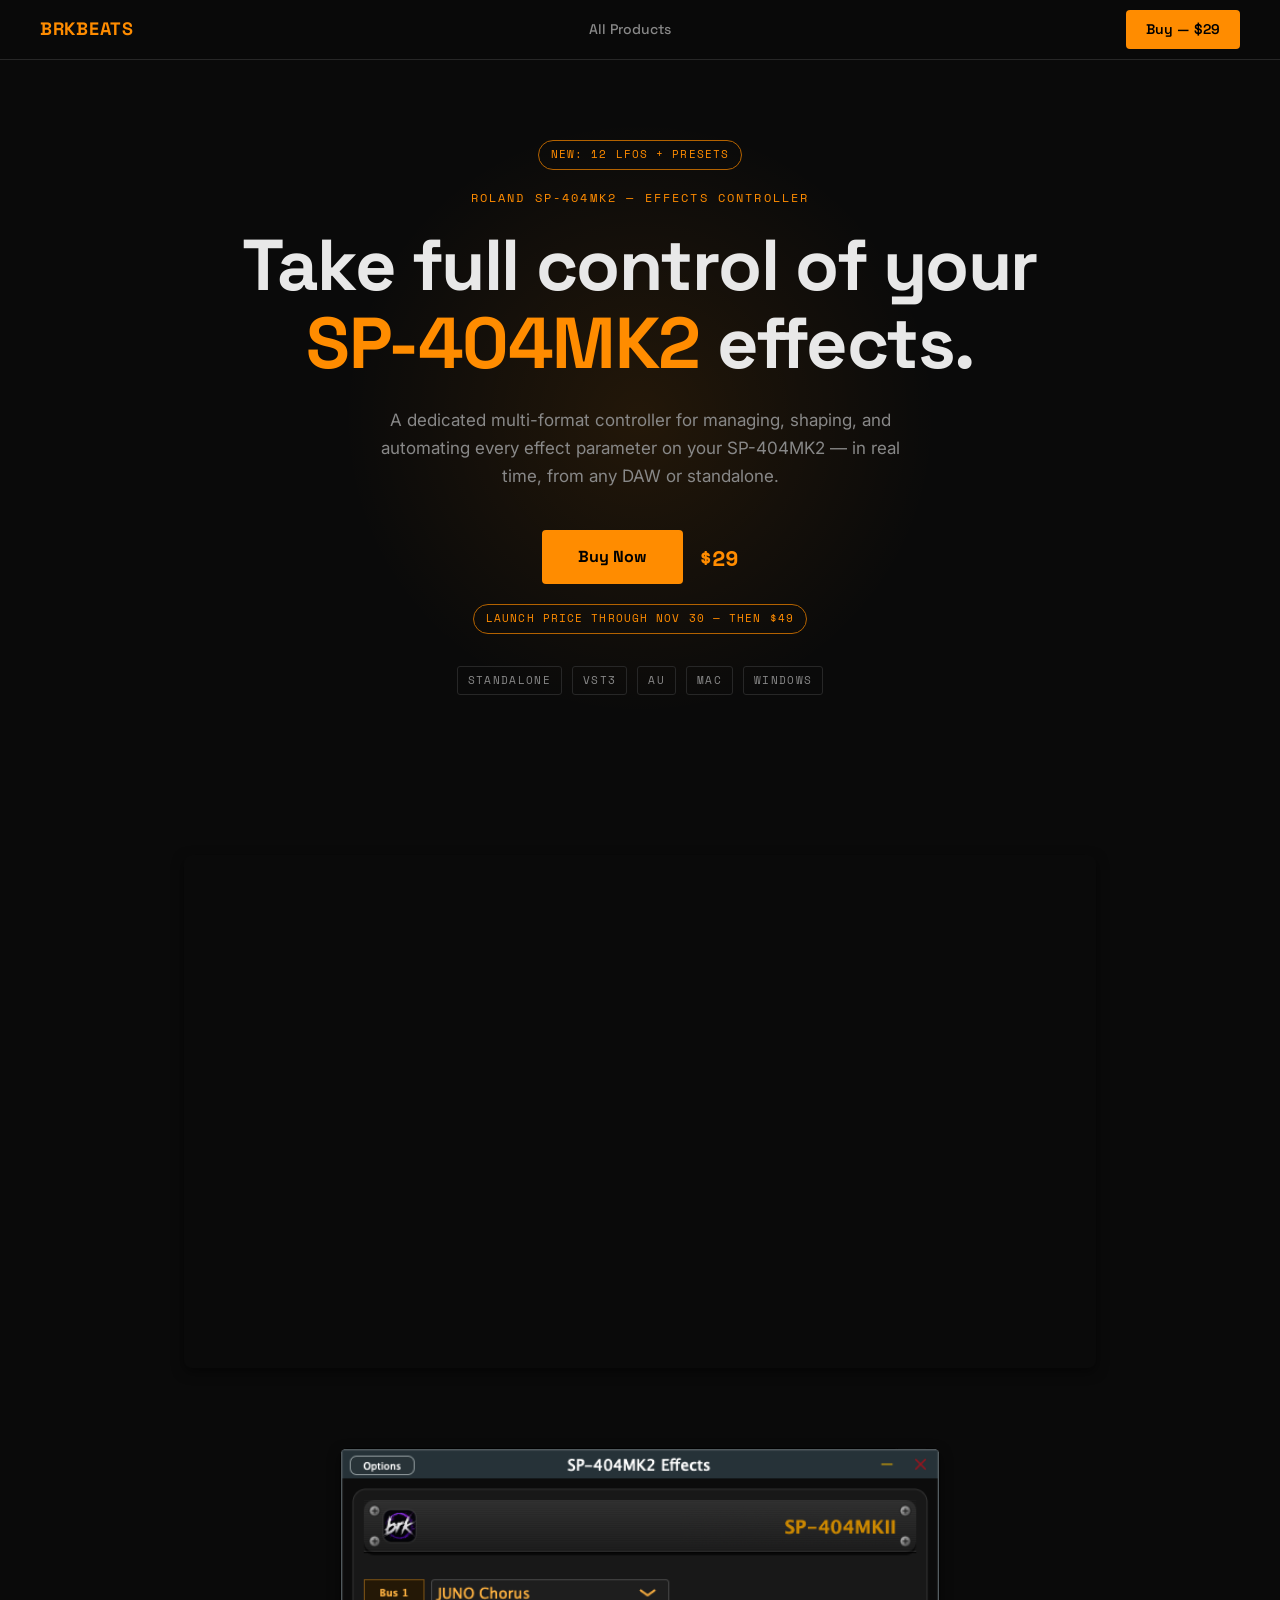
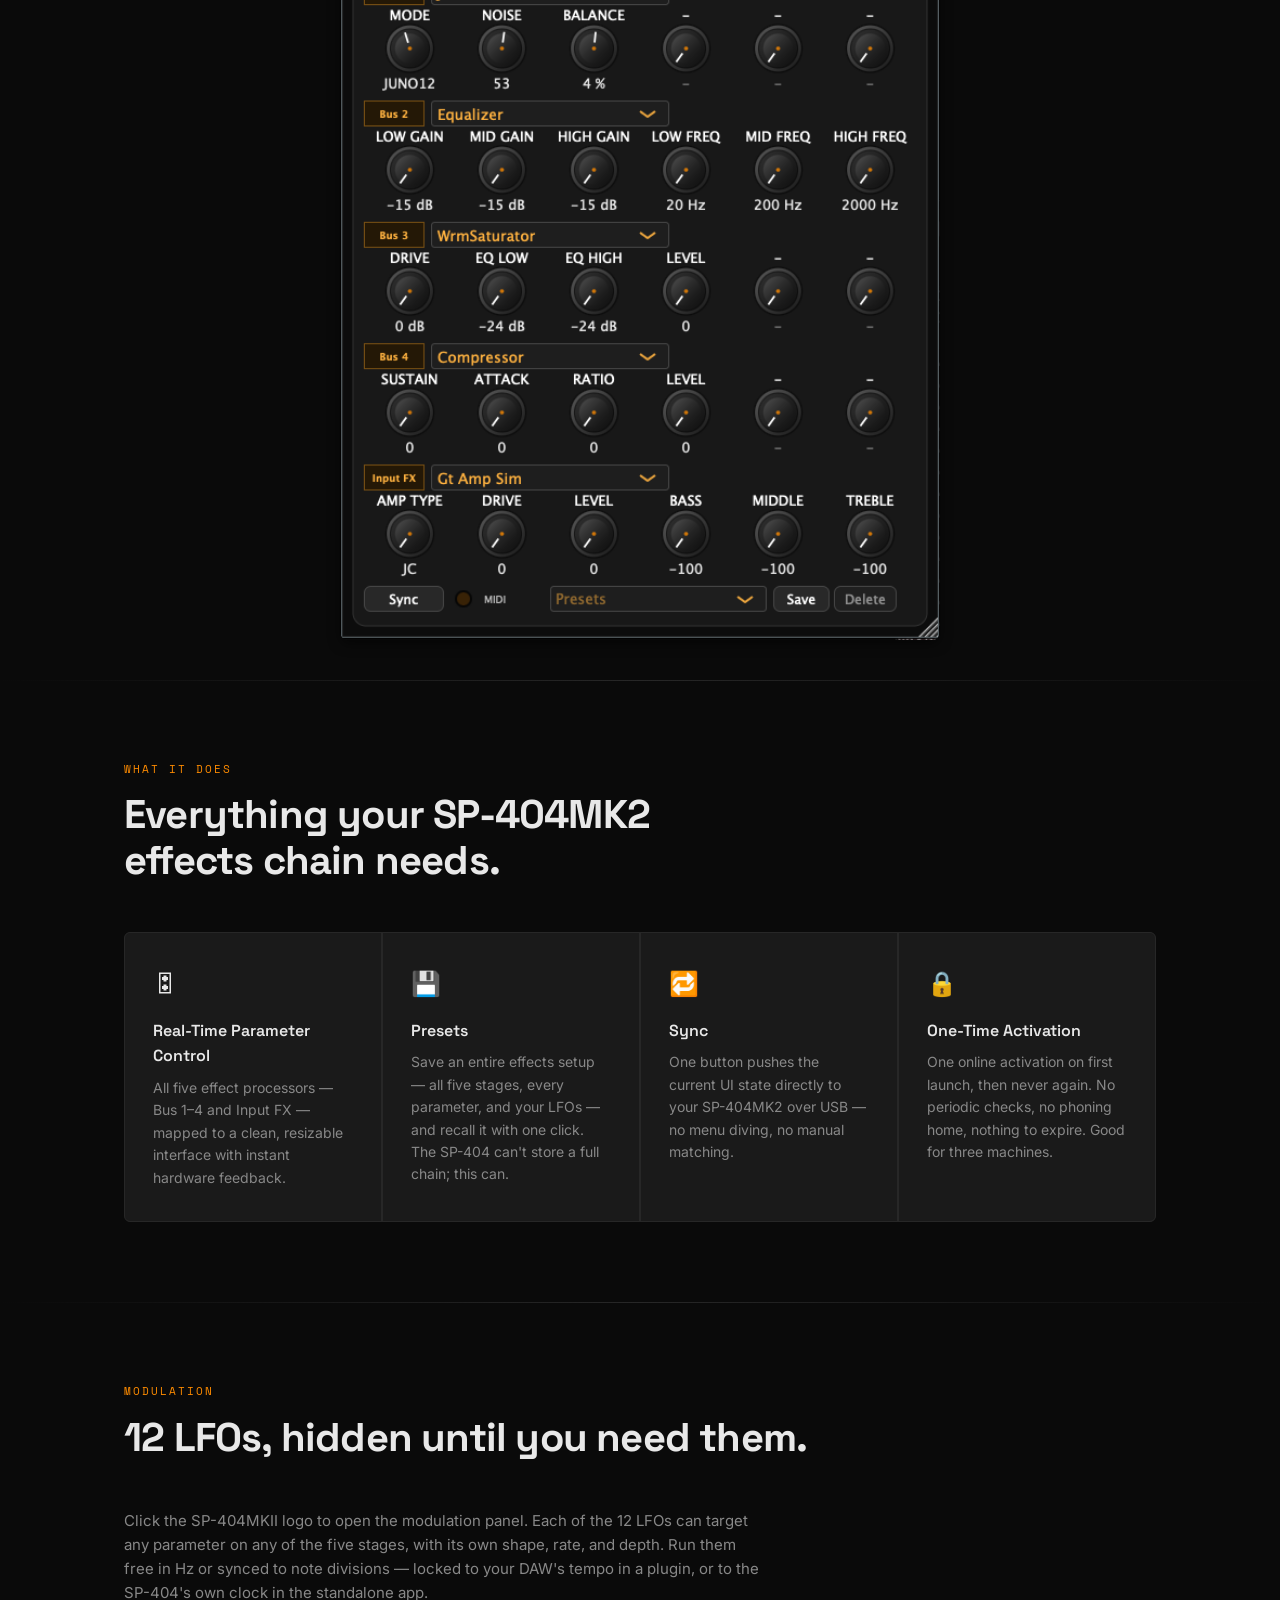
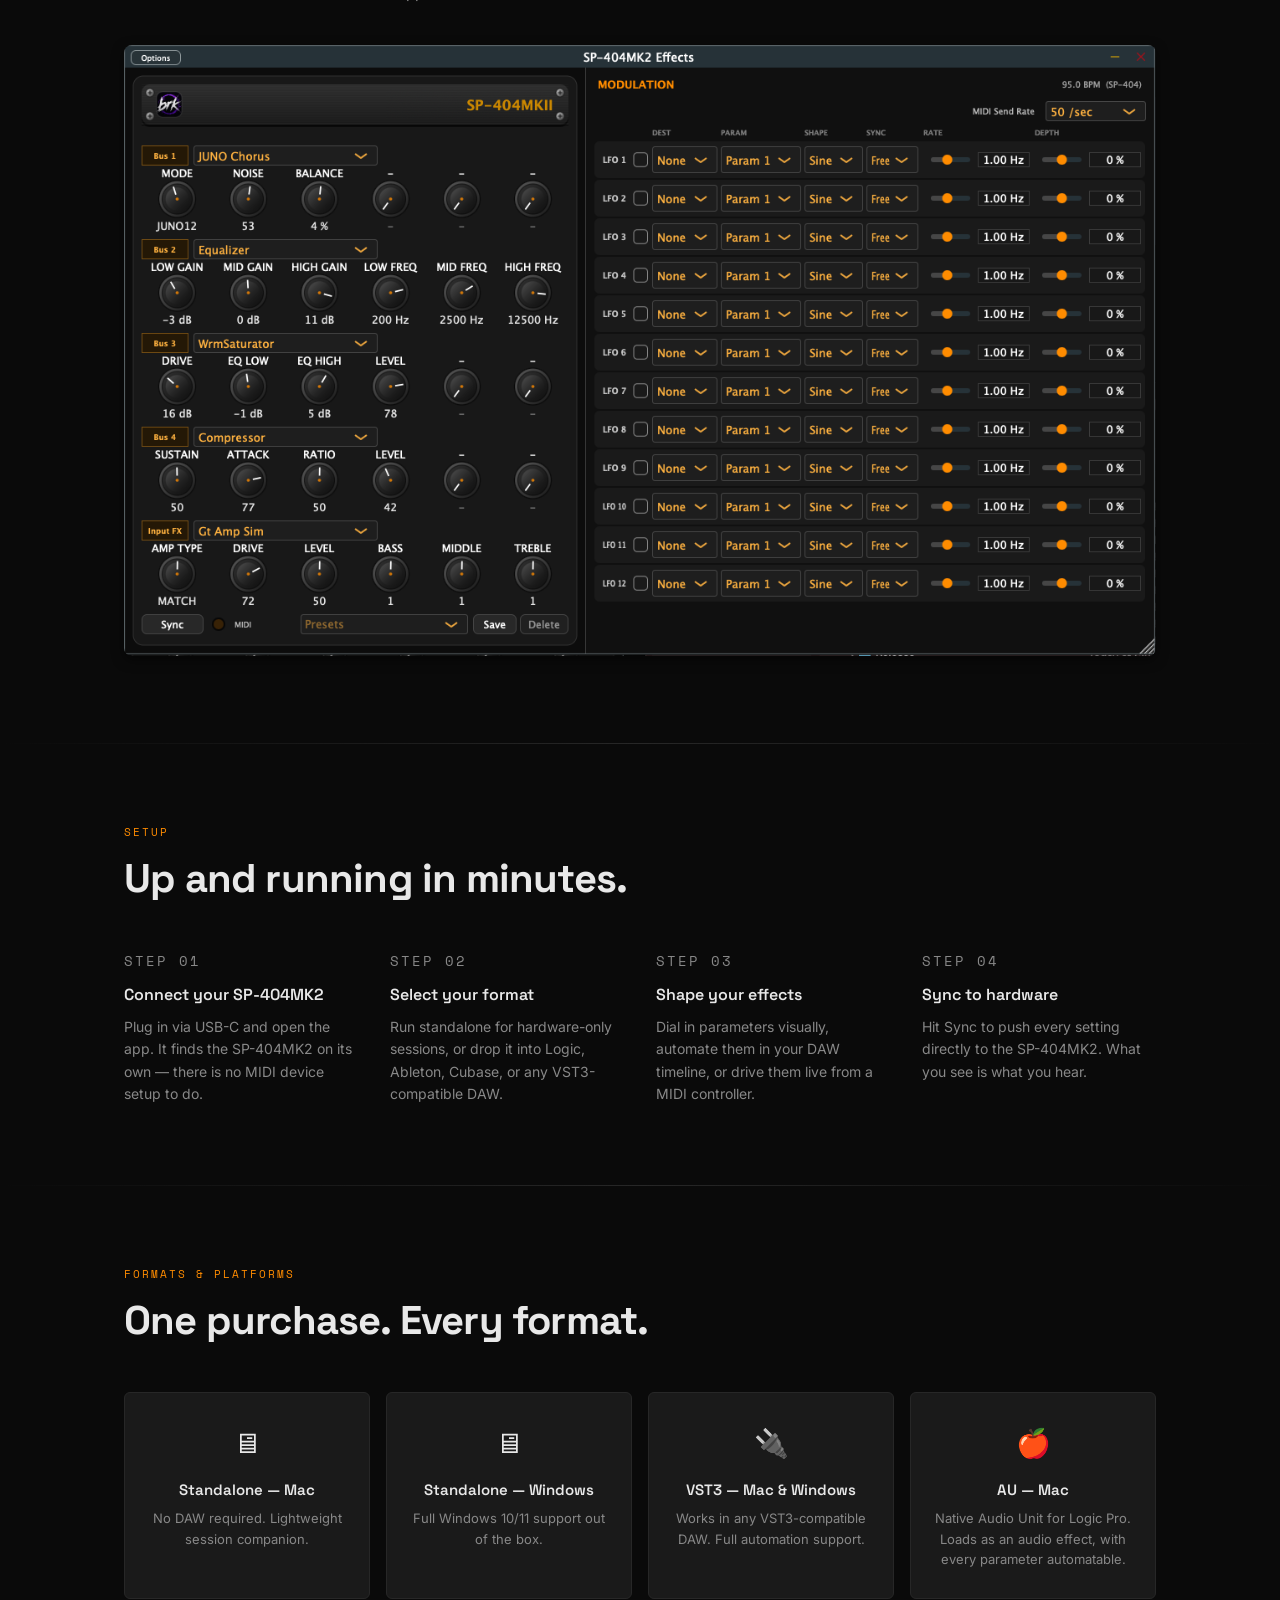
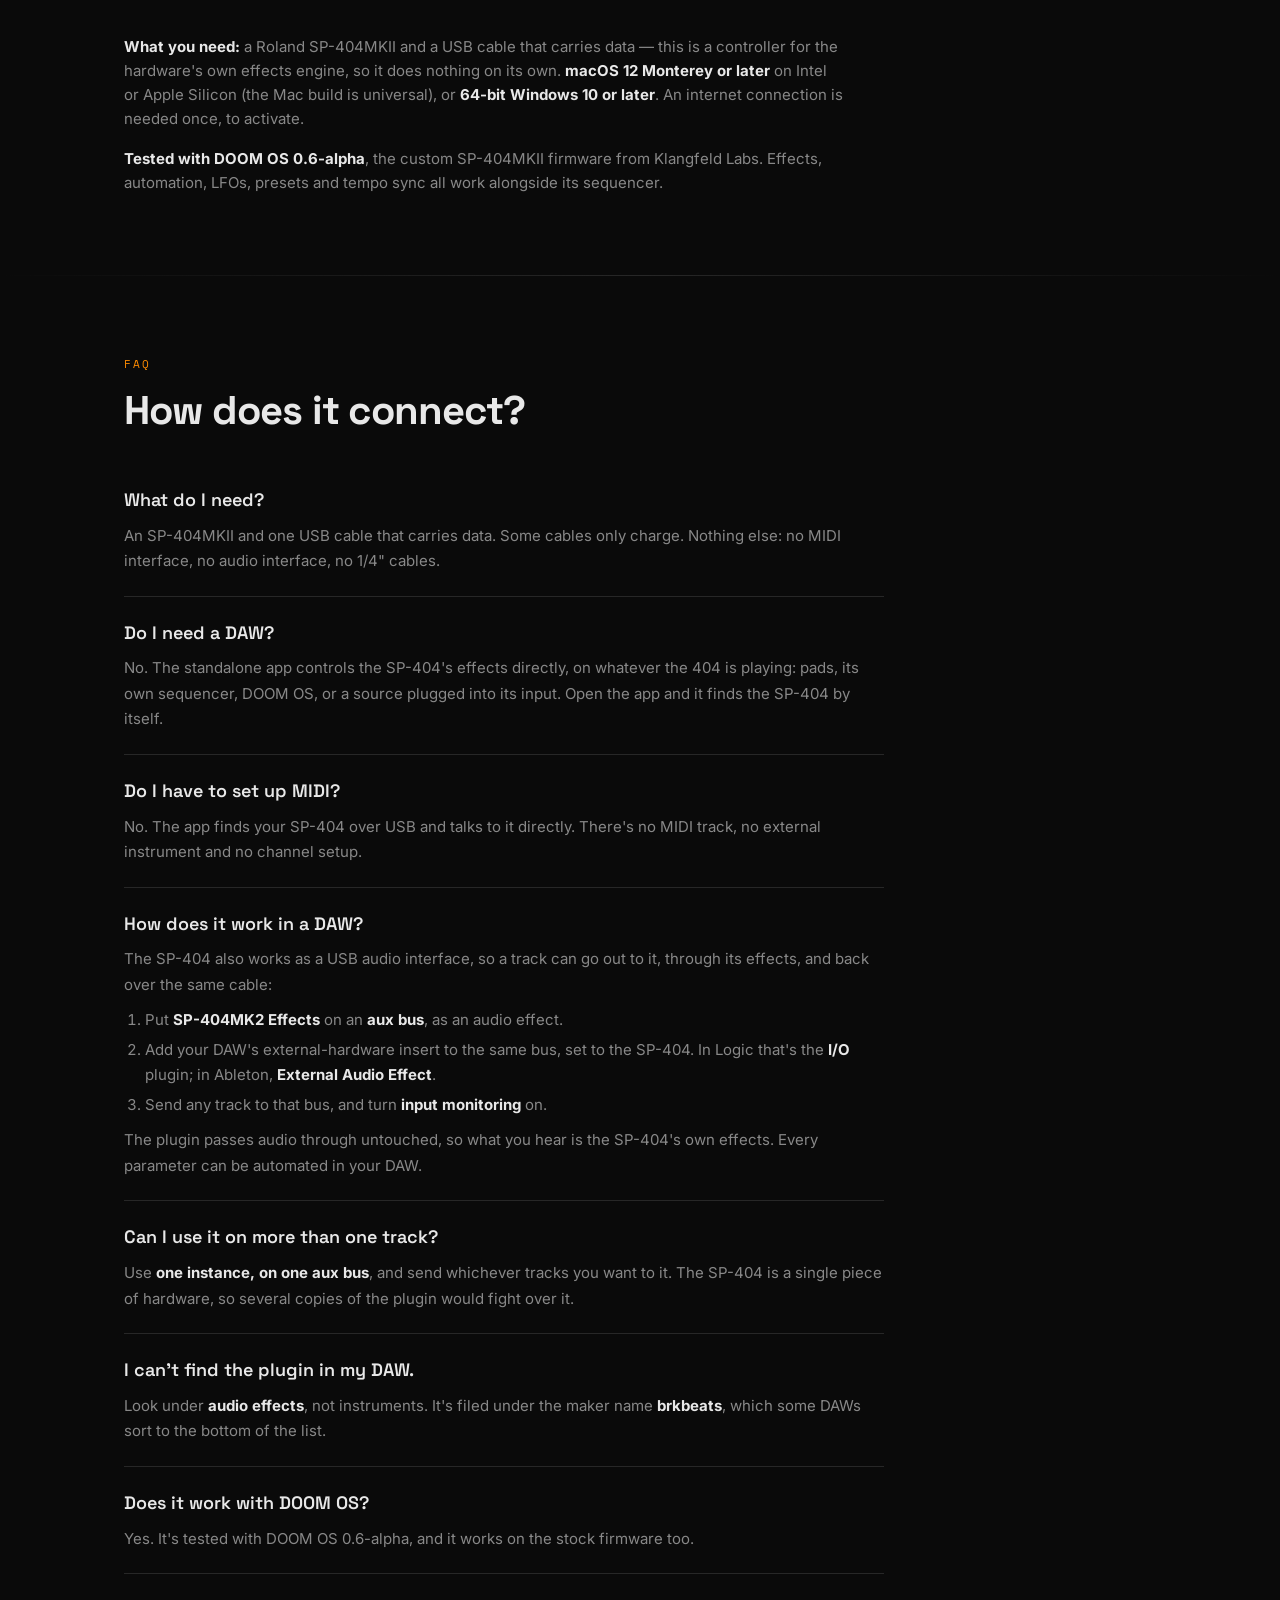
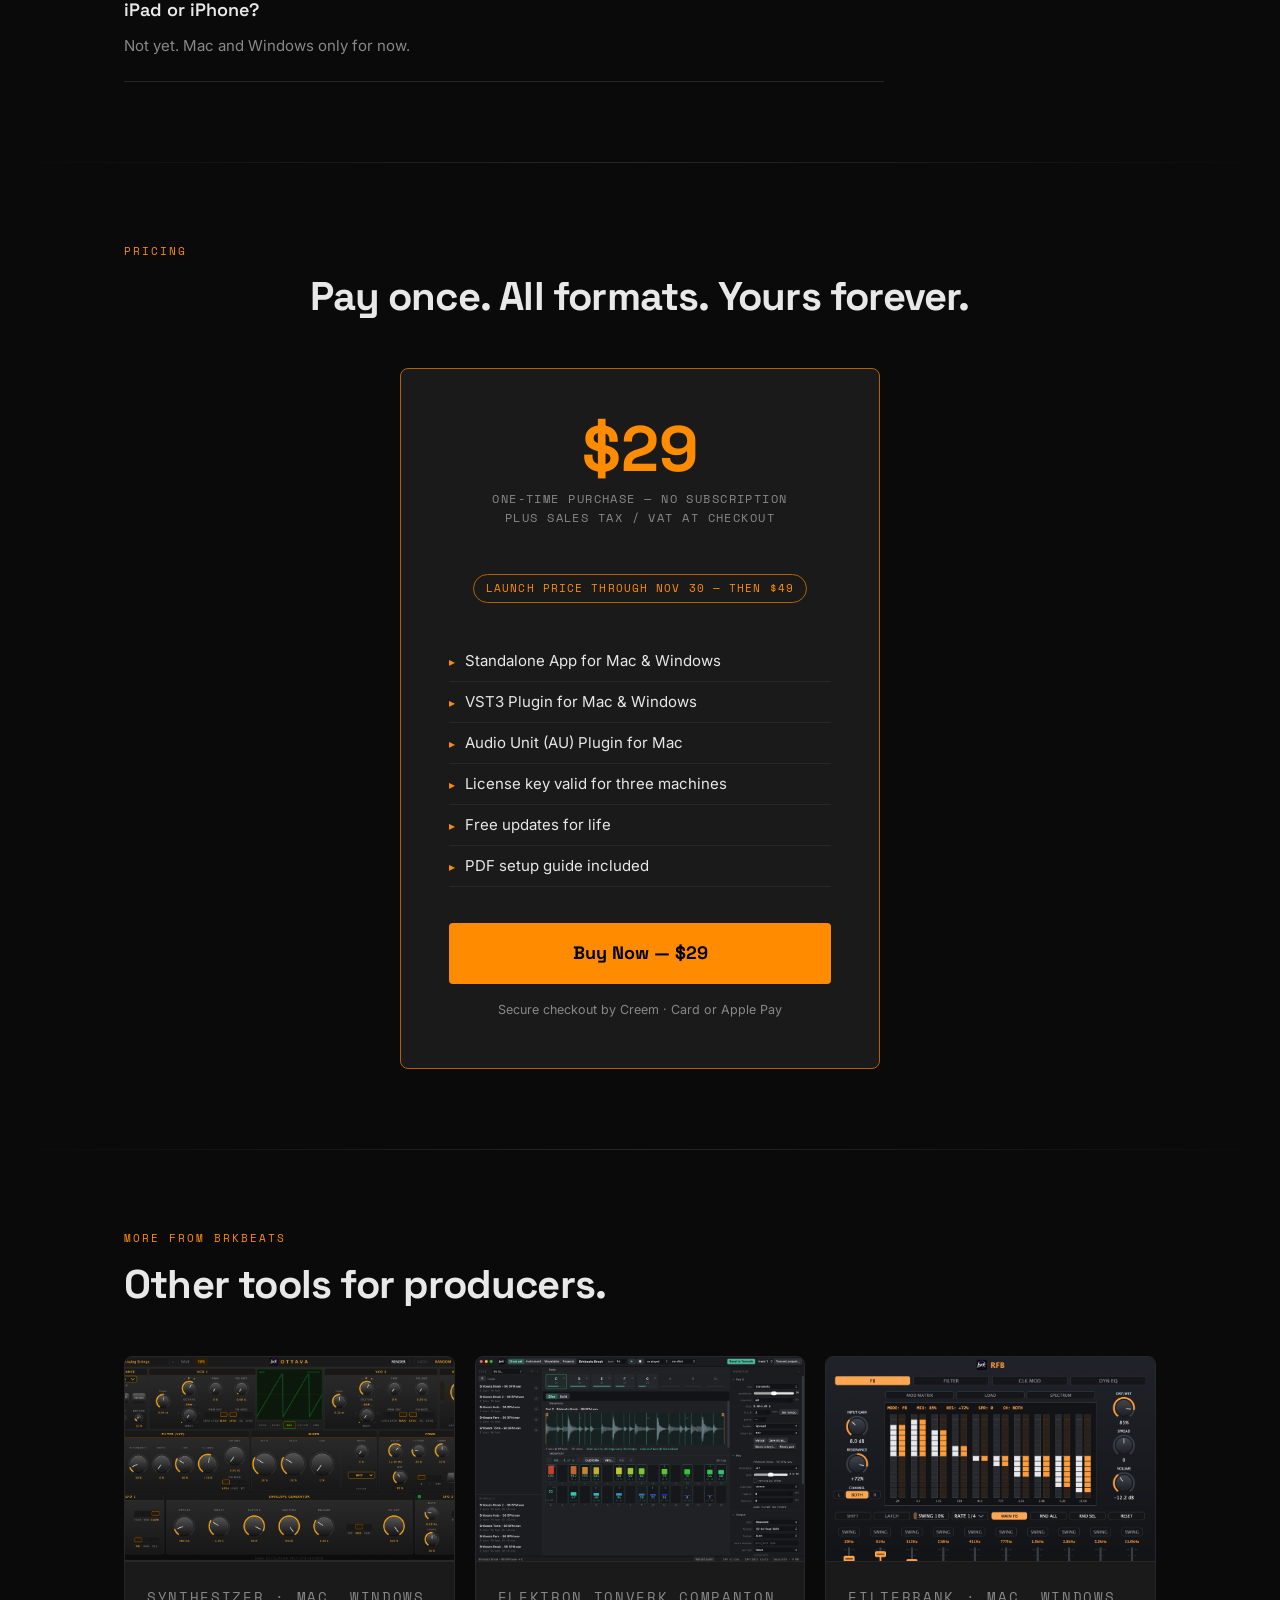
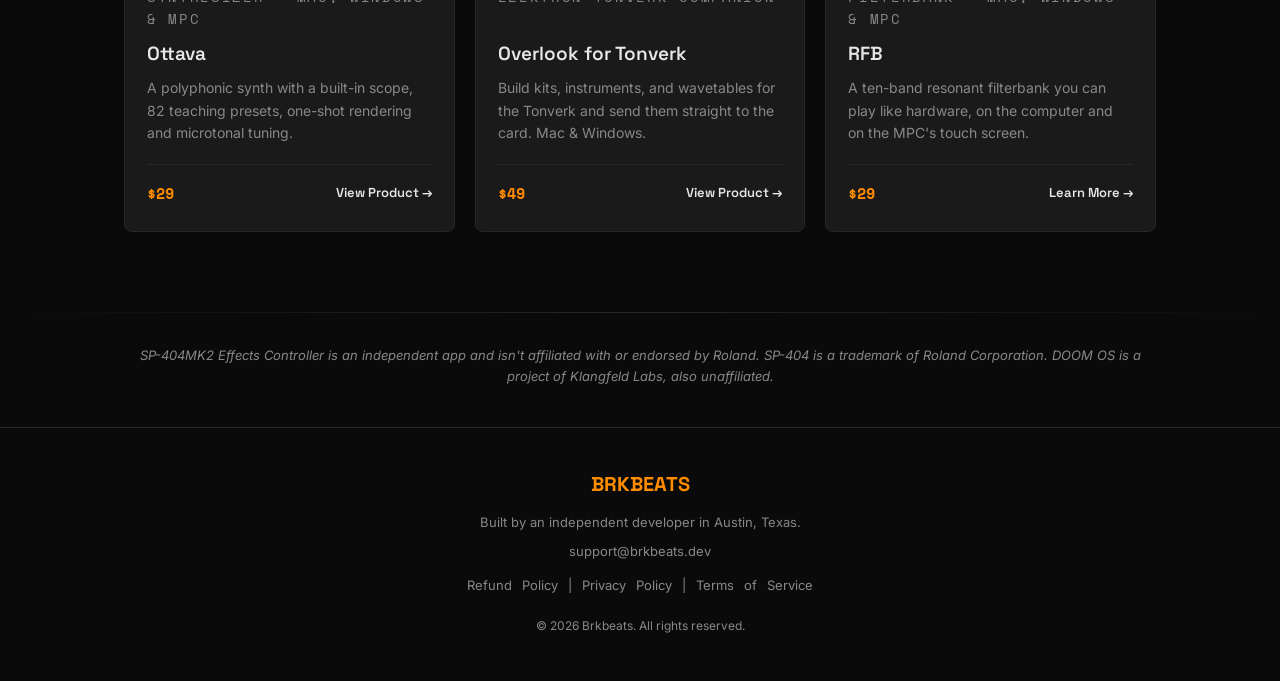
<file: sp404-effects-controller.html>
<!DOCTYPE html>
<html lang="en">
<head>
<meta charset="UTF-8" />
<meta name="viewport" content="width=device-width, initial-scale=1.0" />
<title>SP-404MK2 Effects Controller – Brkbeats</title>
<meta name="description" content="A dedicated multi-format controller for managing, shaping, and automating effects on the Roland SP-404MK2. Available as a Standalone App, VST3, and AU Plugin for Mac and Windows." />
<meta property="og:type" content="website" />
<meta property="og:site_name" content="Brkbeats" />
<meta property="og:title" content="SP-404MK2 Effects Controller" />
<meta property="og:description" content="A dedicated multi-format controller for managing, shaping, and automating effects on the Roland SP-404MK2. Available as a Standalone App, VST3, and AU Plugin for Mac and Windows." />
<meta property="og:url" content="https://www.brkbeats.dev/sp404-effects-controller.html" />
<meta property="og:image" content="https://www.brkbeats.dev/assets/og/sp404.png" />
<meta property="og:image:width" content="1200" />
<meta property="og:image:height" content="630" />
<meta property="og:image:alt" content="SP-404MK2 Effects Controller: Take full control of your SP-404MK2 effects" />
<meta name="twitter:card" content="summary_large_image" />
<link rel="preconnect" href="https://fonts.googleapis.com" />
<link rel="preconnect" href="https://fonts.gstatic.com" crossorigin />
<link href="https://fonts.googleapis.com/css2?family=Space+Grotesk:wght@400;500;600;700&family=Inter:wght@400;500&family=Space+Mono&display=swap" rel="stylesheet" />
<link rel="stylesheet" href="assets/style.css?v=5" />
</head>
<body>

<!-- NAV -->
<nav>
<a class="nav-logo" href="/">BRKBEATS</a>
<div class="nav-links">
<a class="nav-link" href="/#products">All Products</a>
</div>
<a class="nav-buy" href="#buy">Buy — $29</a>
</nav>

<!-- HERO -->
<div class="hero">
<a class="new-badge" href="#modulation">New: 12 LFOs + presets</a>
<p class="hero-eyebrow">Roland SP-404MK2 — Effects Controller</p>
<h1>Take full control of your <span>SP-404MK2</span> effects.</h1>
<p class="hero-sub">
A dedicated multi-format controller for managing, shaping, and automating every
effect parameter on your SP-404MK2 — in real time, from any DAW or standalone.
</p>
<div class="hero-actions">
<a class="btn-primary" href="#buy">Buy Now</a>
<span class="btn-price">$29</span>
</div>
<div class="price-note hero-price-note">Launch price through Nov 30 — then $49</div>
<div class="hero-formats">
<span class="format-tag">Standalone</span>
<span class="format-tag">VST3</span>
<span class="format-tag">AU</span>
<span class="format-tag">Mac</span>
<span class="format-tag">Windows</span>
</div>
</div>

<div style="max-width: 960px; margin: 80px auto 0; padding: 0 24px;">
<div style="position: relative; aspect-ratio: 16 / 9; border-radius: 8px; overflow: hidden; box-shadow: 0 4px 12px rgba(0,0,0,0.5);">
<iframe src="https://www.youtube-nocookie.com/embed/Ne_nk39pfCU" title="SP-404MKII DOOM OS: 12 LFOs on All 5 Effect Buses" loading="lazy" style="position: absolute; inset: 0; width: 100%; height: 100%; border: 0;" allow="accelerometer; autoplay; clipboard-write; encrypted-media; gyroscope; picture-in-picture; web-share" referrerpolicy="strict-origin-when-cross-origin" allowfullscreen></iframe>
</div>
</div>

<div style="display: flex; justify-content: center; margin: 80px 0 40px 0;">
<img
src="assets/SP-404MK2 Effects1.png"
alt="SP-404MK2 Effects Interface"
style="width: 100%; max-width: 600px; border-radius: 8px; box-shadow: 0 4px 12px rgba(0,0,0,0.5);">
</div>

<div class="divider"></div>

<!-- FEATURES -->
<section>
<p class="section-label">What it does</p>
<h2 class="section-title">Everything your SP-404MK2<br>effects chain needs.</h2>
<div class="features-grid">
<div class="feature-card">
<span class="feature-icon">🎛</span>
<h3>Real-Time Parameter Control</h3>
<p>All five effect processors — Bus 1–4 and Input FX — mapped to a clean, resizable interface with instant hardware feedback.</p>
</div>
<div class="feature-card">
<span class="feature-icon">💾</span>
<h3>Presets</h3>
<p>Save an entire effects setup — all five stages, every parameter, and your LFOs — and recall it with one click. The SP-404 can't store a full chain; this can.</p>
</div>
<div class="feature-card">
<span class="feature-icon">🔁</span>
<h3>Sync</h3>
<p>One button pushes the current UI state directly to your SP-404MK2 over USB — no menu diving, no manual matching.</p>
</div>
<div class="feature-card">
<span class="feature-icon">🔒</span>
<h3>One-Time Activation</h3>
<p>One online activation on first launch, then never again. No periodic checks, no phoning home, nothing to expire. Good for three machines.</p>
</div>
</div>
</section>

<div class="divider"></div>

<!-- MOD MATRIX -->
<section id="modulation">
<p class="section-label">Modulation</p>
<h2 class="section-title">12 LFOs, hidden until you need them.</h2>
<p style="color: var(--muted); font-size: 15px; max-width: 640px; margin-bottom: 40px;">
Click the SP-404MKII logo to open the modulation panel. Each of the 12 LFOs can target
any parameter on any of the five stages, with its own shape, rate, and depth. Run them
free in Hz or synced to note divisions — locked to your DAW's tempo in a plugin, or to
the SP-404's own clock in the standalone app.
</p>
<img
src="assets/sp404-mod-matrix.png"
alt="SP-404MK2 Effects Controller hidden modulation matrix with 12 LFOs"
style="width: 100%; border-radius: 8px; box-shadow: 0 4px 12px rgba(0,0,0,0.5);">
</section>

<div class="divider"></div>

<!-- HOW IT WORKS -->
<section>
<p class="section-label">Setup</p>
<h2 class="section-title">Up and running in minutes.</h2>
<div class="how-grid">
<div class="how-step">
<p class="step-num">STEP 01</p>
<h3>Connect your SP-404MK2</h3>
<p>Plug in via USB-C and open the app. It finds the SP-404MK2 on its own — there is no MIDI device setup to do.</p>
</div>
<div class="how-step">
<p class="step-num">STEP 02</p>
<h3>Select your format</h3>
<p>Run standalone for hardware-only sessions, or drop it into Logic, Ableton, Cubase, or any VST3-compatible DAW.</p>
</div>
<div class="how-step">
<p class="step-num">STEP 03</p>
<h3>Shape your effects</h3>
<p>Dial in parameters visually, automate them in your DAW timeline, or drive them live from a MIDI controller.</p>
</div>
<div class="how-step">
<p class="step-num">STEP 04</p>
<h3>Sync to hardware</h3>
<p>Hit Sync to push every setting directly to the SP-404MK2. What you see is what you hear.</p>
</div>
</div>
</section>

<div class="divider"></div>

<!-- FORMATS -->
<section>
<p class="section-label">Formats & Platforms</p>
<h2 class="section-title">One purchase. Every format.</h2>
<div class="formats-grid">
<div class="format-card">
<span class="fmt-icon">🖥</span>
<h3>Standalone — Mac</h3>
<p>No DAW required. Lightweight session companion.</p>
</div>
<div class="format-card">
<span class="fmt-icon">🖥</span>
<h3>Standalone — Windows</h3>
<p>Full Windows 10/11 support out of the box.</p>
</div>
<div class="format-card">
<span class="fmt-icon">🔌</span>
<h3>VST3 — Mac & Windows</h3>
<p>Works in any VST3-compatible DAW. Full automation support.</p>
</div>
<div class="format-card">
<span class="fmt-icon">🍎</span>
<h3>AU — Mac</h3>
<p>Native Audio Unit for Logic Pro. Loads as an audio effect, with every parameter automatable.</p>
</div>
</div>
<p style="color: var(--muted); font-size: 15px; max-width: 720px; margin-top: 36px;">
<strong style="color: var(--text);">What you need:</strong> a Roland SP-404MKII and a USB cable that carries data —
this is a controller for the hardware's own effects engine, so it does nothing on its own.
<strong style="color: var(--text);">macOS 12 Monterey or later</strong> on Intel or Apple Silicon (the Mac build is
universal), or <strong style="color: var(--text);">64-bit Windows 10 or later</strong>. An internet connection is
needed once, to activate.
</p>
<p style="color: var(--muted); font-size: 15px; max-width: 720px; margin-top: 16px;">
<strong style="color: var(--text);">Tested with DOOM OS 0.6-alpha</strong>, the custom SP-404MKII firmware from
Klangfeld Labs. Effects, automation, LFOs, presets and tempo sync all work alongside its sequencer.
</p>
</section>

<div class="divider"></div>

<!-- FAQ: HOW IT CONNECTS -->
<section id="connect">
<p class="section-label">FAQ</p>
<h2 class="section-title">How does it connect?</h2>
<div class="faq">
<div class="faq-item">
<h3>What do I need?</h3>
<p>An SP-404MKII and one USB cable that carries data. Some cables only charge. Nothing else: no MIDI interface, no audio interface, no 1/4" cables.</p>
</div>
<div class="faq-item">
<h3>Do I need a DAW?</h3>
<p>No. The standalone app controls the SP-404's effects directly, on whatever the 404 is playing: pads, its own sequencer, DOOM OS, or a source plugged into its input. Open the app and it finds the SP-404 by itself.</p>
</div>
<div class="faq-item">
<h3>Do I have to set up MIDI?</h3>
<p>No. The app finds your SP-404 over USB and talks to it directly. There's no MIDI track, no external instrument and no channel setup.</p>
</div>
<div class="faq-item">
<h3>How does it work in a DAW?</h3>
<p>The SP-404 also works as a USB audio interface, so a track can go out to it, through its effects, and back over the same cable:</p>
<ol>
<li>Put <strong>SP-404MK2 Effects</strong> on an <strong>aux bus</strong>, as an audio effect.</li>
<li>Add your DAW's external-hardware insert to the same bus, set to the SP-404. In Logic that's the <strong>I/O</strong> plugin; in Ableton, <strong>External Audio Effect</strong>.</li>
<li>Send any track to that bus, and turn <strong>input monitoring</strong> on.</li>
</ol>
<p>The plugin passes audio through untouched, so what you hear is the SP-404's own effects. Every parameter can be automated in your DAW.</p>
</div>
<div class="faq-item">
<h3>Can I use it on more than one track?</h3>
<p>Use <strong>one instance, on one aux bus</strong>, and send whichever tracks you want to it. The SP-404 is a single piece of hardware, so several copies of the plugin would fight over it.</p>
</div>
<div class="faq-item">
<h3>I can't find the plugin in my DAW.</h3>
<p>Look under <strong>audio effects</strong>, not instruments. It's filed under the maker name <strong>brkbeats</strong>, which some DAWs sort to the bottom of the list.</p>
</div>
<div class="faq-item">
<h3>Does it work with DOOM OS?</h3>
<p>Yes. It's tested with DOOM OS 0.6-alpha, and it works on the stock firmware too.</p>
</div>
<div class="faq-item">
<h3>iPad or iPhone?</h3>
<p>Not yet. Mac and Windows only for now.</p>
</div>
</div>
</section>

<div class="divider"></div>

<!-- PRICING -->
<section id="buy">
<p class="section-label">Pricing</p>
<h2 class="section-title" style="text-align:center;">Pay once. All formats. Yours forever.</h2>
<div class="pricing-card">
<div class="price-amount">$29</div>
<div class="price-label">One-time purchase — no subscription<br>Plus sales tax / VAT at checkout</div>
<div class="price-note">Launch price through Nov 30 — then $49</div>
<ul class="pricing-includes">
<li>Standalone App for Mac &amp; Windows</li>
<li>VST3 Plugin for Mac &amp; Windows</li>
<li>Audio Unit (AU) Plugin for Mac</li>
<li>License key valid for three machines</li>
<li>Free updates for life</li>
<li>PDF setup guide included</li>
</ul>
<a class="btn-buy-full" href="https://www.creem.io/payment/prod_7SIRKlUxmv9LbQRwnFI8YC" rel="nofollow" data-buy="sp404">Buy Now — $29</a>
<p class="pricing-note">Secure checkout by Creem · Card or Apple Pay</p>
</div>
</section>

<div class="divider"></div>

<!-- MORE FROM BRKBEATS -->
<section>
<p class="section-label">More From Brkbeats</p>
<h2 class="section-title">Other tools for producers.</h2>
<div class="products-grid">
<a class="product-card" href="ottava.html">
<div class="product-thumb"><img src="assets/ottava.png" alt="Ottava polyphonic synthesizer interface" /></div>
<div class="product-body">
<p class="product-eyebrow">Synthesizer · Mac, Windows &amp; MPC</p>
<h3>Ottava</h3>
<p>A polyphonic synth with a built-in scope, 82 teaching presets, one-shot rendering and microtonal tuning.</p>
<div class="product-footer">
<span class="product-price">$29</span>
<span class="product-cta">View Product →</span>
</div>
</div>
</a>
<a class="product-card" href="overlook.html">
<div class="product-thumb">
<img src="assets/overlook-drumset.png" alt="Overlook for Tonverk: a break sliced across a pad and sequenced as trigs" />
</div>
<div class="product-body">
<p class="product-eyebrow">Elektron Tonverk Companion</p>
<h3>Overlook for Tonverk</h3>
<p>Build kits, instruments, and wavetables for the Tonverk and send them straight to the card. Mac &amp; Windows.</p>
<div class="product-footer">
<span class="product-price">$49</span>
<span class="product-cta">View Product →</span>
</div>
</div>
</a>
<a class="product-card" href="rfb.html">
<div class="product-thumb">
<img src="assets/rfb.png" alt="RFB filterbank interface" style="object-position: top;" />
</div>
<div class="product-body">
<p class="product-eyebrow">Filterbank · Mac, Windows &amp; MPC</p>
<h3>RFB</h3>
<p>A ten-band resonant filterbank you can play like hardware, on the computer and on the MPC's touch screen.</p>
<div class="product-footer">
<span class="product-price">$29</span>
<span class="product-cta">Learn More →</span>
</div>
</div>
</a>
</div>
</section>

<div class="divider"></div>

<p class="disclaimer">SP-404MK2 Effects Controller is an independent app and isn't affiliated with or endorsed by Roland. SP-404 is a trademark of Roland Corporation. DOOM OS is a project of Klangfeld Labs, also unaffiliated.</p>

<!-- FOOTER -->
<footer>
<div class="footer-logo">BRKBEATS</div>
<p>Built by an independent developer in Austin, Texas.</p>
<p style="margin-top:8px;">
<a href="mailto:support@brkbeats.dev">support@brkbeats.dev</a>
</p>
<p style="margin-top: 14px; font-size: 13px; word-spacing: 6px;">
<a href="/refund.html">Refund Policy</a> |
<a href="/privacy.html">Privacy Policy</a> |
<a href="/terms.html">Terms of Service</a>
</p>
<p style="margin-top:20px; font-size:12px;">© 2026 Brkbeats. All rights reserved.</p>
</footer>

  <!-- Buy clicks: the button is a plain link to Creem; on a click the page also sends a note (product, where
       this visit came from) to our click counter with sendBeacon, which never delays or blocks the click.
       No cookies, nothing stored in the browser. -->
  <script>
    (function () {
      var s = new URLSearchParams(location.search).get('src');
      if (!s) { try { s = document.referrer ? new URL(document.referrer).hostname : 'direct'; } catch (e) { s = 'direct'; } }
      document.querySelectorAll('a[data-buy]').forEach(function (a) {
        a.addEventListener('click', function () {
          try {
            navigator.sendBeacon('https://brkbeats-clicks.brkbeats-dev.workers.dev/click',
                                 JSON.stringify({ product: a.getAttribute('data-buy'), src: s }));
          } catch (e) { /* the click goes on to Creem regardless */ }
        });
      });
    })();
  </script>
  <!-- Cloudflare Web Analytics: cookieless page counts, no personal data -->
  <script type="module" src="https://static.cloudflareinsights.com/beacon.min.js" data-cf-beacon='{"token": "6b745f9adb434fdb9da7a3e9d561f4b3"}'></script>
</body>
</html>
</file>
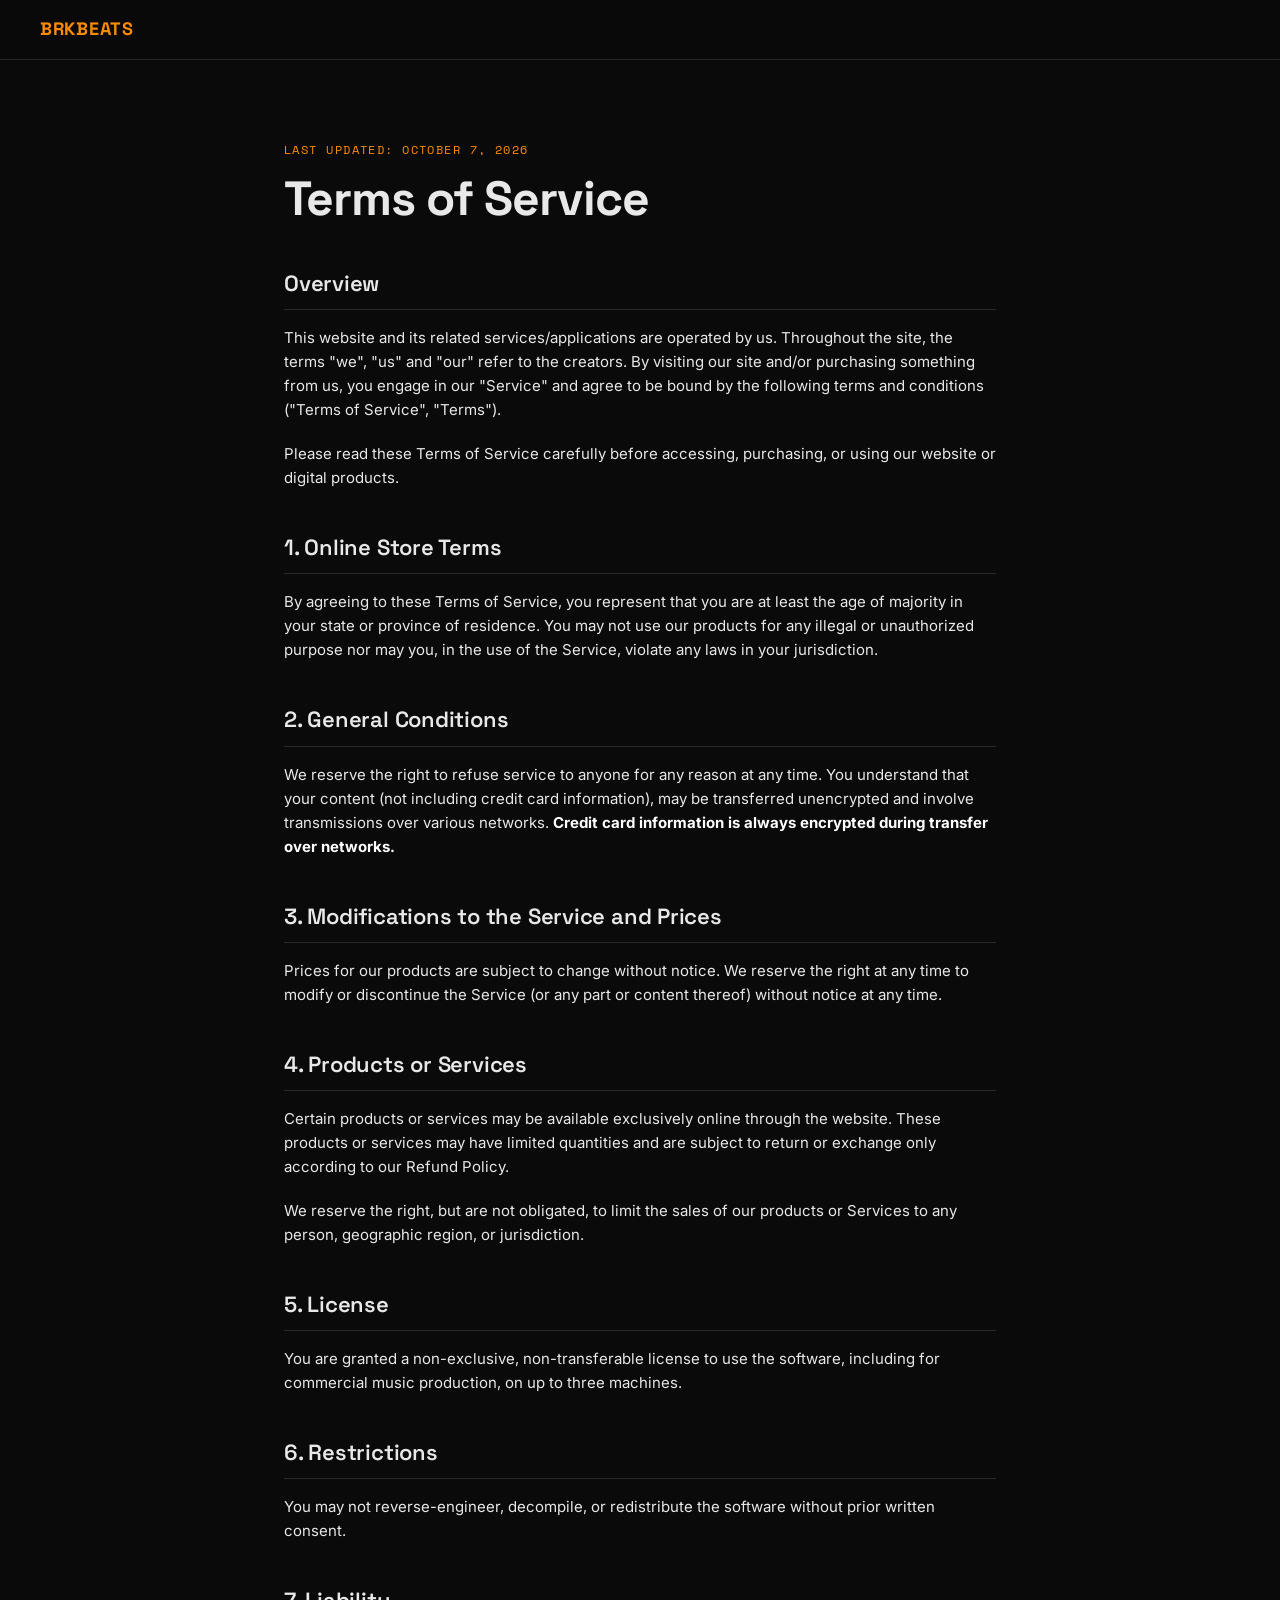
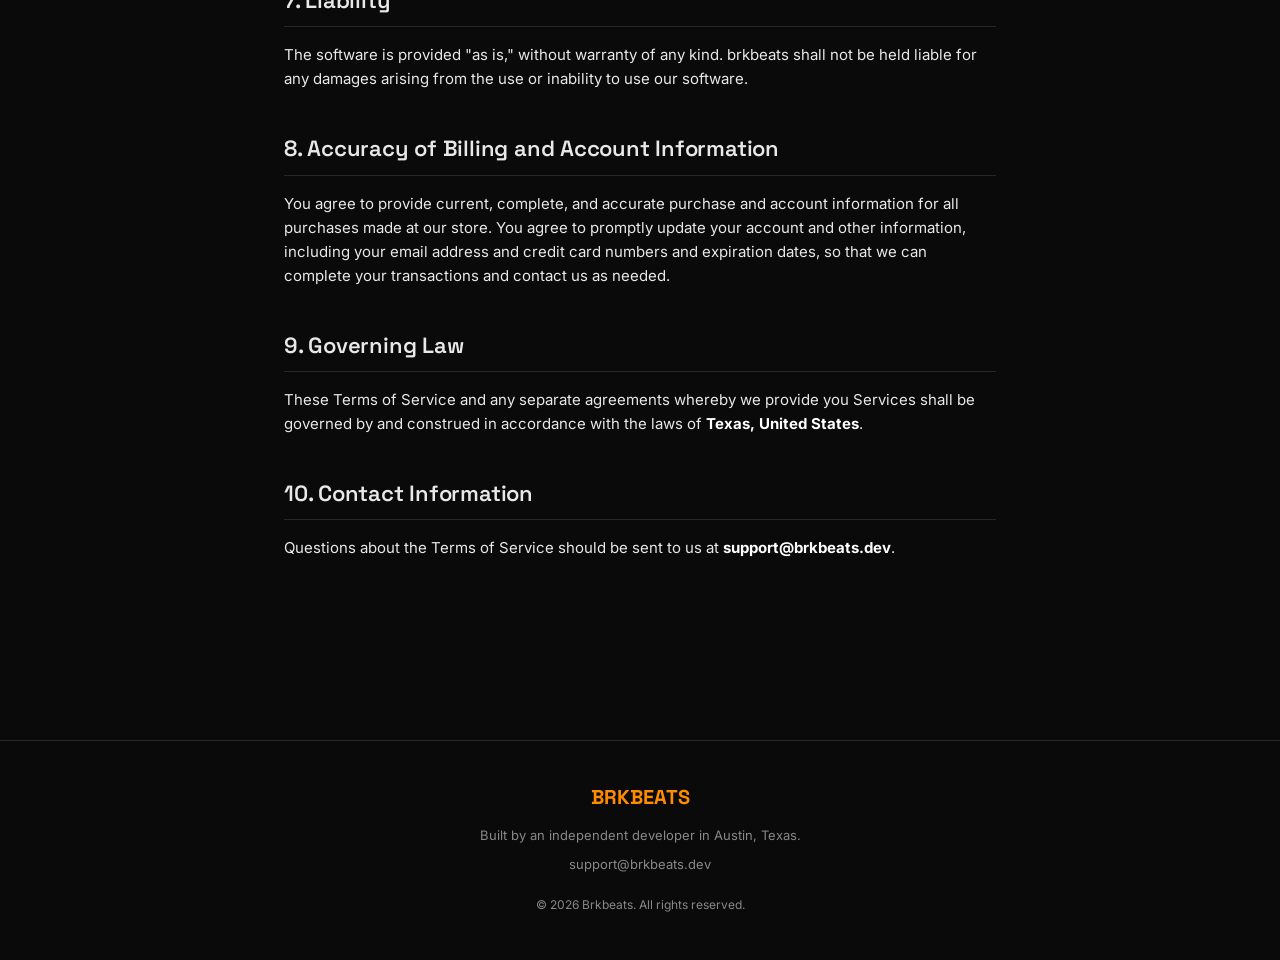
<file: terms.html>
<!DOCTYPE html>
<html lang="en">
<head>
  <meta charset="UTF-8" />
  <meta name="viewport" content="width=device-width, initial-scale=1.0" />
  <title>Terms of Service – BRKBEATS</title>
  <link rel="preconnect" href="https://fonts.googleapis.com" />
  <link rel="preconnect" href="https://fonts.gstatic.com" crossorigin />
  <link href="https://fonts.googleapis.com/css2?family=Space+Grotesk:wght@400;500;600;700&family=Inter:wght@400;500&family=Space+Mono&display=swap" rel="stylesheet" />

  <style>
    *, *::before, *::after { box-sizing: border-box; margin: 0; padding: 0; }

    :root {
      --bg:        #0a0a0a;
      --surface:   #141414;
      --card:      #1a1a1a;
      --border:    #272727;
      --accent:    #FF8C00;
      --text:      #e8e8e8;
      --muted:     #888;
      --mono:      'Space Mono', monospace;
    }

    body {
      background: var(--bg);
      color: var(--text);
      font-family: 'Inter', sans-serif;
      font-size: 16px;
      line-height: 1.6;
      -webkit-font-smoothing: antialiased;
    }

    nav {
      position: sticky;
      top: 0;
      z-index: 100;
      display: flex;
      align-items: center;
      justify-content: space-between;
      padding: 0 40px;
      height: 60px;
      background: rgba(10,10,10,0.92);
      backdrop-filter: blur(12px);
      border-bottom: 1px solid var(--border);
    }

    .nav-logo {
      font-family: 'Space Grotesk', sans-serif;
      font-weight: 700;
      font-size: 18px;
      letter-spacing: 0.04em;
      color: var(--accent);
      text-decoration: none;
    }

    main {
      padding: 80px 24px;
      max-width: 760px;
      margin: 0 auto;
      min-height: 80vh;
    }

    .meta-date {
      font-family: var(--mono);
      font-size: 12px;
      color: var(--accent);
      margin-bottom: 14px;
      text-transform: uppercase;
      letter-spacing: 0.12em;
    }

    h1 {
      font-family: 'Space Grotesk', sans-serif;
      font-weight: 700;
      font-size: clamp(32px, 5vw, 48px);
      line-height: 1.1;
      letter-spacing: -0.02em;
      margin-bottom: 40px;
    }

    h2 {
      font-family: 'Space Grotesk', sans-serif;
      font-weight: 600;
      font-size: 22px;
      margin-top: 40px;
      margin-bottom: 16px;
      letter-spacing: -0.01em;
      border-bottom: 1px solid var(--border);
      padding-bottom: 8px;
    }

    p {
      color: var(--text);
      margin-bottom: 20px;
      font-size: 15px;
    }

    strong {
      color: #fff;
    }

    footer {
      border-top: 1px solid var(--border);
      padding: 40px 24px;
      text-align: center;
      margin-top: 80px;
    }

    footer p {
      font-size: 13px;
      color: var(--muted);
      margin-bottom: 6px;
    }

    footer a {
      color: var(--muted);
      text-decoration: none;
      transition: color 0.2s;
    }
    footer a:hover { color: var(--accent); }

    @media (max-width: 600px) {
      nav { padding: 0 20px; }
      main { padding: 40px 20px; }
    }
  </style>
</head>
<body>

  <nav>
    <a class="nav-logo" href="/">BRKBEATS</a>
  </nav>

  <main>
    <p class="meta-date">Last updated: October 7, 2026</p>
    <h1>Terms of Service</h1>
    
    <h2>Overview</h2>
    <p>This website and its related services/applications are operated by us. Throughout the site, the terms "we", "us" and "our" refer to the creators. By visiting our site and/or purchasing something from us, you engage in our "Service" and agree to be bound by the following terms and conditions ("Terms of Service", "Terms").</p>
    <p>Please read these Terms of Service carefully before accessing, purchasing, or using our website or digital products.</p>

    <h2>1. Online Store Terms</h2>
    <p>By agreeing to these Terms of Service, you represent that you are at least the age of majority in your state or province of residence. You may not use our products for any illegal or unauthorized purpose nor may you, in the use of the Service, violate any laws in your jurisdiction.</p>

    <h2>2. General Conditions</h2>
    <p>We reserve the right to refuse service to anyone for any reason at any time. You understand that your content (not including credit card information), may be transferred unencrypted and involve transmissions over various networks. <strong>Credit card information is always encrypted during transfer over networks.</strong></p>

    <h2>3. Modifications to the Service and Prices</h2>
    <p>Prices for our products are subject to change without notice. We reserve the right at any time to modify or discontinue the Service (or any part or content thereof) without notice at any time.</p>

    <h2>4. Products or Services</h2>
    <p>Certain products or services may be available exclusively online through the website. These products or services may have limited quantities and are subject to return or exchange only according to our Refund Policy.</p>
    <p>We reserve the right, but are not obligated, to limit the sales of our products or Services to any person, geographic region, or jurisdiction.</p>

    <h2>5. License</h2>
    <p>You are granted a non-exclusive, non-transferable license to use the software, including for commercial music production, on up to three machines.</p>

    <h2>6. Restrictions</h2>
    <p>You may not reverse-engineer, decompile, or redistribute the software without prior written consent.</p>

    <h2>7. Liability</h2>
    <p>The software is provided "as is," without warranty of any kind. brkbeats shall not be held liable for any damages arising from the use or inability to use our software.</p>

    <h2>8. Accuracy of Billing and Account Information</h2>
    <p>You agree to provide current, complete, and accurate purchase and account information for all purchases made at our store. You agree to promptly update your account and other information, including your email address and credit card numbers and expiration dates, so that we can complete your transactions and contact us as needed.</p>

    <h2>9. Governing Law</h2>
    <p>These Terms of Service and any separate agreements whereby we provide you Services shall be governed by and construed in accordance with the laws of <strong>Texas, United States</strong>.</p>

    <h2>10. Contact Information</h2>
    <p>Questions about the Terms of Service should be sent to us at <strong>support@brkbeats.dev</strong>.</p>
  </main>

  <footer>
    <div class="footer-logo" style="font-family: 'Space Grotesk', sans-serif; font-weight: 700; font-size: 20px; color: var(--accent); margin-bottom: 12px;">BRKBEATS</div>
    <p>Built by an independent developer in Austin, Texas.</p>
    <p style="margin-top:8px;">
      <a href="mailto:support@brkbeats.dev">support@brkbeats.dev</a>
    </p>
    <p style="margin-top:20px; font-size:12px;">© 2026 Brkbeats. All rights reserved.</p>
  </footer>

  <!-- Cloudflare Web Analytics: cookieless page counts, no personal data -->
  <script type="module" src="https://static.cloudflareinsights.com/beacon.min.js" data-cf-beacon='{"token": "6b745f9adb434fdb9da7a3e9d561f4b3"}'></script>
</body>
</html>
</file>
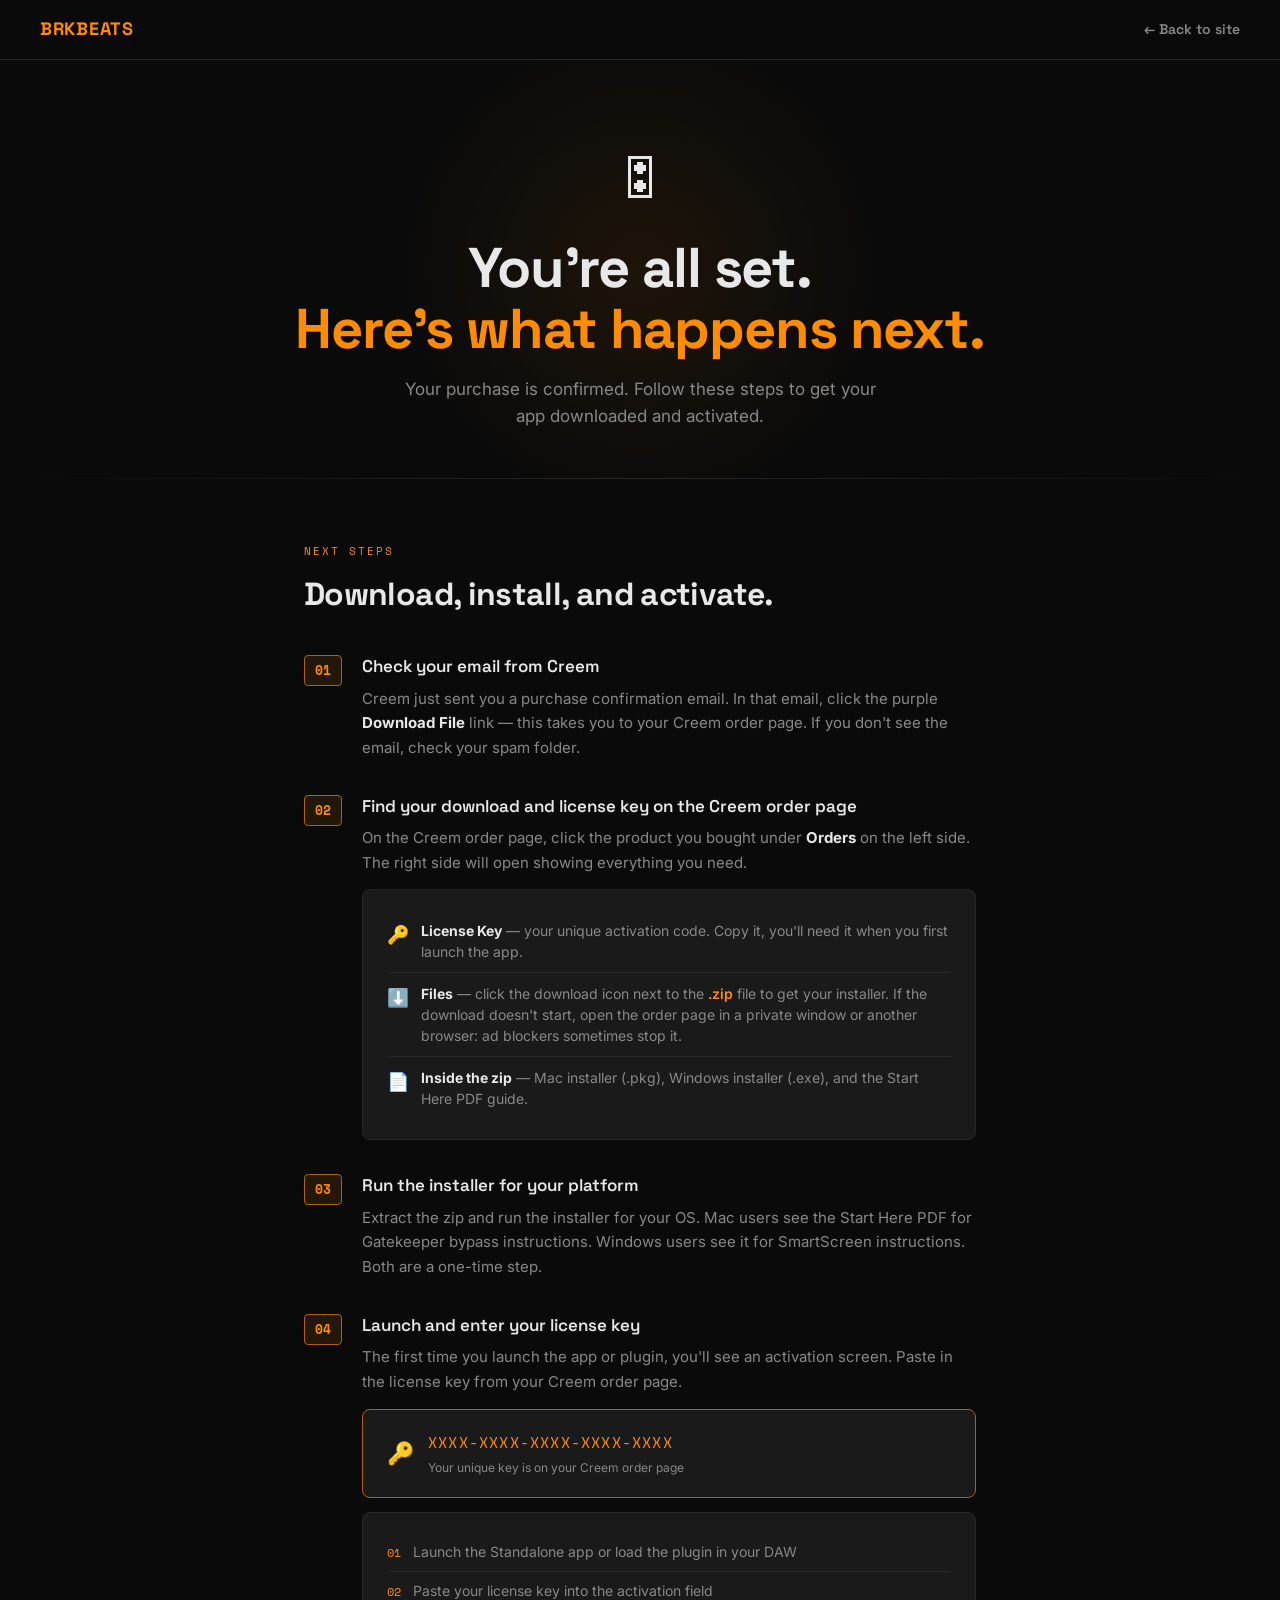
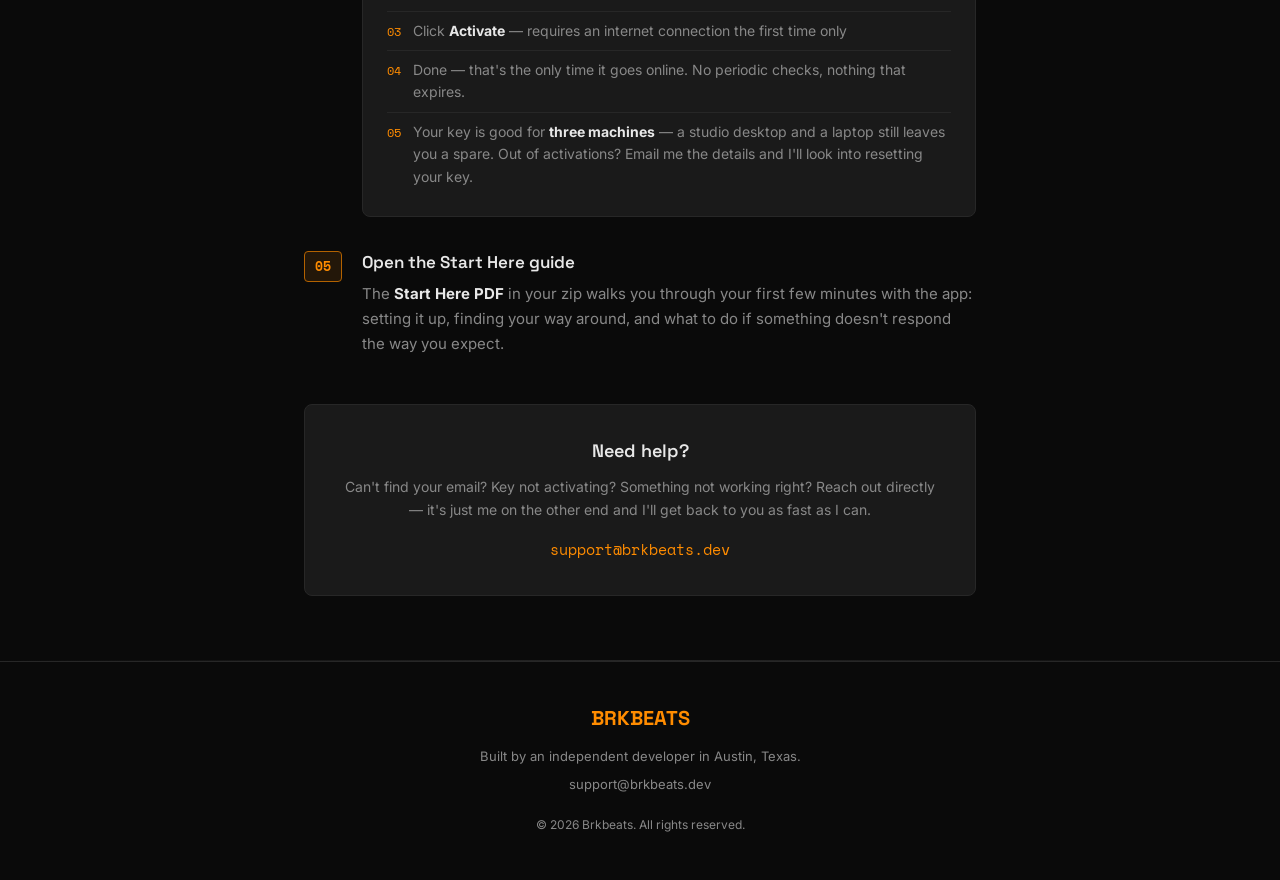
<file: thankyou.html>
<!DOCTYPE html>
<html lang="en">
<head>
  <meta charset="UTF-8" />
  <meta name="viewport" content="width=device-width, initial-scale=1.0" />
  <title>Thank You — Brkbeats</title>
  <meta name="description" content="Thank you for your purchase. Here's how to download, install and activate your brkbeats app." />
  <link rel="preconnect" href="https://fonts.googleapis.com" />
  <link rel="preconnect" href="https://fonts.gstatic.com" crossorigin />
  <link href="https://fonts.googleapis.com/css2?family=Space+Grotesk:wght@400;500;600;700&family=Inter:wght@400;500&family=Space+Mono&display=swap" rel="stylesheet" />

  <style>
    *, *::before, *::after { box-sizing: border-box; margin: 0; padding: 0; }

    :root {
      --bg:        #0a0a0a;
      --surface:   #141414;
      --card:      #1a1a1a;
      --border:    #272727;
      --accent:    #FF8C00;
      --accent-dim:#b36200;
      --text:      #e8e8e8;
      --muted:     #888;
      --mono:      'Space Mono', monospace;
    }

    html { scroll-behavior: smooth; }

    body {
      background: var(--bg);
      color: var(--text);
      font-family: 'Inter', sans-serif;
      font-size: 16px;
      line-height: 1.6;
      -webkit-font-smoothing: antialiased;
      min-height: 100vh;
    }

    nav {
      position: sticky;
      top: 0;
      z-index: 100;
      display: flex;
      align-items: center;
      justify-content: space-between;
      padding: 0 40px;
      height: 60px;
      background: rgba(10,10,10,0.92);
      backdrop-filter: blur(12px);
      border-bottom: 1px solid var(--border);
    }

    .nav-logo {
      font-family: 'Space Grotesk', sans-serif;
      font-weight: 700;
      font-size: 18px;
      letter-spacing: 0.04em;
      color: var(--accent);
      text-decoration: none;
    }

    .nav-home {
      font-family: 'Space Grotesk', sans-serif;
      font-weight: 600;
      font-size: 14px;
      color: var(--muted);
      text-decoration: none;
      transition: color 0.2s;
    }
    .nav-home:hover { color: var(--accent); }

    .hero {
      text-align: center;
      padding: 80px 24px 48px;
      position: relative;
      overflow: hidden;
    }

    .hero::before {
      content: '';
      position: absolute;
      top: 50%;
      left: 50%;
      transform: translate(-50%, -50%);
      width: 500px;
      height: 500px;
      background: radial-gradient(ellipse at center, rgba(255,140,0,0.08) 0%, transparent 70%);
      pointer-events: none;
    }

    .hero-icon { font-size: 48px; margin-bottom: 20px; display: block; position: relative; }

    .hero h1 {
      font-family: 'Space Grotesk', sans-serif;
      font-weight: 700;
      font-size: clamp(32px, 5vw, 56px);
      letter-spacing: -0.02em;
      line-height: 1.1;
      margin-bottom: 16px;
      position: relative;
    }

    .hero h1 span { color: var(--accent); }

    .hero-sub {
      color: var(--muted);
      font-size: 17px;
      max-width: 480px;
      margin: 0 auto;
      position: relative;
    }

    .divider {
      width: 100%;
      height: 1px;
      background: linear-gradient(to right, transparent, var(--border), transparent);
    }

    .steps-section {
      max-width: 720px;
      margin: 0 auto;
      padding: 64px 24px;
    }

    .section-label {
      font-family: var(--mono);
      font-size: 11px;
      letter-spacing: 0.18em;
      color: var(--accent);
      text-transform: uppercase;
      margin-bottom: 14px;
    }

    .section-title {
      font-family: 'Space Grotesk', sans-serif;
      font-weight: 700;
      font-size: clamp(22px, 3vw, 32px);
      letter-spacing: -0.02em;
      margin-bottom: 40px;
      line-height: 1.2;
    }

    .step {
      display: flex;
      gap: 20px;
      margin-bottom: 32px;
      align-items: flex-start;
    }

    .step-num {
      font-family: var(--mono);
      font-size: 13px;
      font-weight: 700;
      color: var(--accent);
      background: rgba(255,140,0,0.1);
      border: 1px solid var(--accent-dim);
      border-radius: 4px;
      padding: 4px 10px;
      flex-shrink: 0;
      margin-top: 2px;
    }

    .step-content h3 {
      font-family: 'Space Grotesk', sans-serif;
      font-weight: 600;
      font-size: 17px;
      margin-bottom: 6px;
      color: var(--text);
    }

    .step-content p {
      font-size: 15px;
      color: var(--muted);
      line-height: 1.65;
    }

    .step-content p strong { color: var(--text); }

    .info-card {
      background: var(--card);
      border: 1px solid var(--border);
      border-radius: 8px;
      padding: 20px 24px;
      margin-top: 14px;
    }

    .info-row {
      display: flex;
      align-items: flex-start;
      gap: 12px;
      padding: 10px 0;
      border-bottom: 1px solid var(--border);
      font-size: 14px;
    }

    .info-row:last-child { border-bottom: none; }
    .info-row-icon { font-size: 18px; flex-shrink: 0; margin-top: 1px; }
    .info-row-text { color: var(--muted); line-height: 1.5; }
    .info-row-text strong { color: var(--text); }
    .info-row-text .highlight { color: var(--accent); font-weight: 600; }

    .key-display {
      background: var(--card);
      border: 1px solid var(--accent-dim);
      border-radius: 8px;
      padding: 20px 24px;
      margin-top: 14px;
      display: flex;
      align-items: center;
      gap: 14px;
    }

    .key-icon { font-size: 22px; flex-shrink: 0; }
    .key-text { font-family: var(--mono); font-size: 15px; color: var(--accent); letter-spacing: 0.08em; }
    .key-label { font-size: 12px; color: var(--muted); margin-top: 4px; }

    .activation-card {
      background: var(--card);
      border: 1px solid var(--border);
      border-radius: 8px;
      padding: 20px 24px;
      margin-top: 14px;
    }

    .activation-step {
      display: flex;
      gap: 12px;
      padding: 8px 0;
      font-size: 14px;
      color: var(--muted);
      border-bottom: 1px solid var(--border);
    }

    .activation-step:last-child { border-bottom: none; }

    .activation-step-num {
      color: var(--accent);
      font-family: var(--mono);
      font-size: 12px;
      flex-shrink: 0;
      margin-top: 2px;
    }

    .support-card {
      background: var(--card);
      border: 1px solid var(--border);
      border-radius: 8px;
      padding: 32px;
      text-align: center;
      margin-top: 48px;
    }

    .support-card h3 {
      font-family: 'Space Grotesk', sans-serif;
      font-weight: 600;
      font-size: 18px;
      margin-bottom: 10px;
    }

    .support-card p { font-size: 14px; color: var(--muted); margin-bottom: 16px; }

    .support-card a {
      font-family: var(--mono);
      color: var(--accent);
      text-decoration: none;
      font-size: 15px;
    }
    .support-card a:hover { text-decoration: underline; }

    footer {
      border-top: 1px solid var(--border);
      padding: 40px 24px;
      text-align: center;
    }

    .footer-logo {
      font-family: 'Space Grotesk', sans-serif;
      font-weight: 700;
      font-size: 20px;
      color: var(--accent);
      margin-bottom: 12px;
    }

    footer p { font-size: 13px; color: var(--muted); margin-bottom: 6px; }
    footer a { color: var(--muted); text-decoration: none; transition: color 0.2s; }
    footer a:hover { color: var(--accent); }

    @media (max-width: 600px) { nav { padding: 0 20px; } }
  </style>
</head>
<body>

  <nav>
    <a class="nav-logo" href="/">BRKBEATS</a>
    <a class="nav-home" href="/">← Back to site</a>
  </nav>

  <div class="hero">
    <span class="hero-icon">🎛</span>
    <h1>You're all set.<br><span>Here's what happens next.</span></h1>
    <p class="hero-sub">Your purchase is confirmed. Follow these steps to get your app downloaded and activated.</p>
  </div>

  <div class="divider"></div>

  <div class="steps-section">
    <p class="section-label">Next Steps</p>
    <h2 class="section-title">Download, install, and activate.</h2>

    <!-- STEP 1 -->
    <div class="step">
      <span class="step-num">01</span>
      <div class="step-content">
        <h3>Check your email from Creem</h3>
        <p>Creem just sent you a purchase confirmation email. In that email, click the purple <strong>Download File</strong> link — this takes you to your Creem order page. If you don't see the email, check your spam folder.</p>
      </div>
    </div>

    <!-- STEP 2 -->
    <div class="step">
      <span class="step-num">02</span>
      <div class="step-content">
        <h3>Find your download and license key on the Creem order page</h3>
        <p>On the Creem order page, click the product you bought under <strong>Orders</strong> on the left side. The right side will open showing everything you need.</p>
        <div class="info-card">
          <div class="info-row">
            <span class="info-row-icon">🔑</span>
            <div class="info-row-text"><strong>License Key</strong> — your unique activation code. Copy it, you'll need it when you first launch the app.</div>
          </div>
          <div class="info-row">
            <span class="info-row-icon">⬇️</span>
            <div class="info-row-text"><strong>Files</strong> — click the download icon next to the <span class="highlight">.zip</span> file to get your installer. If the download doesn't start, open the order page in a private window or another browser: ad blockers sometimes stop it.</div>
          </div>
          <div class="info-row">
            <span class="info-row-icon">📄</span>
            <div class="info-row-text"><strong>Inside the zip</strong> — Mac installer (.pkg), Windows installer (.exe), and the Start Here PDF guide.</div>
          </div>
        </div>
      </div>
    </div>

    <!-- STEP 3 -->
    <div class="step">
      <span class="step-num">03</span>
      <div class="step-content">
        <h3>Run the installer for your platform</h3>
        <p>Extract the zip and run the installer for your OS. Mac users see the Start Here PDF for Gatekeeper bypass instructions. Windows users see it for SmartScreen instructions. Both are a one-time step.</p>
      </div>
    </div>

    <!-- STEP 4 -->
    <div class="step">
      <span class="step-num">04</span>
      <div class="step-content">
        <h3>Launch and enter your license key</h3>
        <p>The first time you launch the app or plugin, you'll see an activation screen. Paste in the license key from your Creem order page.</p>
        <div class="key-display">
          <span class="key-icon">🔑</span>
          <div>
            <div class="key-text">XXXX-XXXX-XXXX-XXXX-XXXX</div>
            <div class="key-label">Your unique key is on your Creem order page</div>
          </div>
        </div>
        <div class="activation-card">
          <div class="activation-step">
            <span class="activation-step-num">01</span>
            <span>Launch the Standalone app or load the plugin in your DAW</span>
          </div>
          <div class="activation-step">
            <span class="activation-step-num">02</span>
            <span>Paste your license key into the activation field</span>
          </div>
          <div class="activation-step">
            <span class="activation-step-num">03</span>
            <span>Click <strong style="color:var(--text)">Activate</strong> — requires an internet connection the first time only</span>
          </div>
          <div class="activation-step">
            <span class="activation-step-num">04</span>
            <span>Done — that's the only time it goes online. No periodic checks, nothing that expires.</span>
          </div>
          <div class="activation-step">
            <span class="activation-step-num">05</span>
            <span>Your key is good for <strong style="color:var(--text)">three machines</strong> — a studio desktop and a laptop still leaves you a spare. Out of activations? Email me the details and I'll look into resetting your key.</span>
          </div>
        </div>
      </div>
    </div>

    <!-- STEP 5 -->
    <div class="step">
      <span class="step-num">05</span>
      <div class="step-content">
        <h3>Open the Start Here guide</h3>
        <p>The <strong>Start Here PDF</strong> in your zip walks you through your first few minutes with the app: setting it up, finding your way around, and what to do if something doesn't respond the way you expect.</p>
      </div>
    </div>

    <!-- SUPPORT -->
    <div class="support-card">
      <h3>Need help?</h3>
      <p>Can't find your email? Key not activating? Something not working right? Reach out directly — it's just me on the other end and I'll get back to you as fast as I can.</p>
      <a href="mailto:support@brkbeats.dev">support@brkbeats.dev</a>
    </div>

  </div>

  <div class="divider"></div>

  <footer>
    <div class="footer-logo">BRKBEATS</div>
    <p>Built by an independent developer in Austin, Texas.</p>
    <p style="margin-top:8px;"><a href="mailto:support@brkbeats.dev">support@brkbeats.dev</a></p>
    <p style="margin-top:20px; font-size:12px;">© 2026 Brkbeats. All rights reserved.</p>
  </footer>

  <!-- Cloudflare Web Analytics: cookieless page counts, no personal data -->
  <script type="module" src="https://static.cloudflareinsights.com/beacon.min.js" data-cf-beacon='{"token": "6b745f9adb434fdb9da7a3e9d561f4b3"}'></script>
</body>
</html>
</file>
<file: assets/style.css>
*, *::before, *::after { box-sizing: border-box; margin: 0; padding: 0; }

:root {
  --bg: #0a0a0a;
  --surface: #141414;
  --card: #1a1a1a;
  --border: #272727;
  --accent: #FF8C00;
  --accent-dim:#b36200;
  --text: #e8e8e8;
  --muted: #888;
  --mono: 'Space Mono', monospace;
}

html { scroll-behavior: smooth; }

body {
  background: var(--bg);
  color: var(--text);
  font-family: 'Inter', sans-serif;
  font-size: 16px;
  line-height: 1.6;
  -webkit-font-smoothing: antialiased;
}

/* ── NAV ── */
nav {
  position: sticky;
  top: 0;
  z-index: 100;
  display: flex;
  align-items: center;
  justify-content: space-between;
  padding: 0 40px;
  height: 60px;
  background: rgba(10,10,10,0.92);
  backdrop-filter: blur(12px);
  border-bottom: 1px solid var(--border);
}

.nav-logo {
  font-family: 'Space Grotesk', sans-serif;
  font-weight: 700;
  font-size: 18px;
  letter-spacing: 0.04em;
  color: var(--accent);
  text-decoration: none;
}

.nav-links {
  display: flex;
  align-items: center;
  gap: 28px;
}

.nav-link {
  font-family: 'Space Grotesk', sans-serif;
  font-weight: 500;
  font-size: 14px;
  color: var(--muted);
  text-decoration: none;
  transition: color 0.2s;
}

.nav-link:hover { color: var(--text); }

.nav-buy {
  background: var(--accent);
  color: #000;
  font-family: 'Space Grotesk', sans-serif;
  font-weight: 600;
  font-size: 14px;
  padding: 8px 20px;
  border-radius: 4px;
  text-decoration: none;
  transition: background 0.2s;
  white-space: nowrap;
}

.nav-buy:hover { background: #ffaa33; }

@media (max-width: 700px) {
  .nav-links { display: none; }
}

/* ── HERO ── */
.hero {
  position: relative;
  min-height: 70vh;
  display: flex;
  flex-direction: column;
  align-items: center;
  justify-content: center;
  text-align: center;
  padding: 80px 24px;
  overflow: hidden;
}

.hero::before {
  content: '';
  position: absolute;
  top: 50%;
  left: 50%;
  transform: translate(-50%, -50%);
  width: 600px;
  height: 600px;
  background: radial-gradient(ellipse at center, rgba(255,140,0,0.10) 0%, transparent 70%);
  animation: pulse 4s ease-in-out infinite;
  pointer-events: none;
}

@keyframes pulse {
  0%, 100% { opacity: 0.6; transform: translate(-50%, -50%) scale(1); }
  50% { opacity: 1.0; transform: translate(-50%, -50%) scale(1.12); }
}

@media (prefers-reduced-motion: reduce) {
  .hero::before { animation: none; }
}

.new-badge {
  display: inline-block;
  font-family: var(--mono);
  font-size: 11px;
  letter-spacing: 0.1em;
  text-transform: uppercase;
  color: var(--accent);
  border: 1px solid var(--accent-dim);
  border-radius: 999px;
  padding: 5px 12px;
  margin-bottom: 18px;
  text-decoration: none;
  position: relative;
}
.new-badge:hover { border-color: var(--accent); }

.hero-eyebrow {
  font-family: var(--mono);
  font-size: 12px;
  letter-spacing: 0.18em;
  color: var(--accent);
  text-transform: uppercase;
  margin-bottom: 20px;
  position: relative;
}

.hero h1 {
  font-family: 'Space Grotesk', sans-serif;
  font-weight: 700;
  font-size: clamp(36px, 6vw, 72px);
  line-height: 1.08;
  letter-spacing: -0.02em;
  max-width: 820px;
  position: relative;
}

.hero h1 span { color: var(--accent); }

.hero-sub {
  margin-top: 24px;
  max-width: 560px;
  color: var(--muted);
  font-size: 17px;
  line-height: 1.65;
  position: relative;
}

.hero-actions {
  display: flex;
  align-items: center;
  gap: 16px;
  margin-top: 40px;
  flex-wrap: wrap;
  justify-content: center;
  position: relative;
}

.btn-primary {
  background: var(--accent);
  color: #000;
  font-family: 'Space Grotesk', sans-serif;
  font-weight: 700;
  font-size: 16px;
  padding: 14px 36px;
  border-radius: 4px;
  text-decoration: none;
  transition: background 0.2s, transform 0.15s;
  display: inline-block;
}

.btn-primary:hover { background: #ffaa33; transform: translateY(-1px); }

.btn-secondary {
  background: transparent;
  color: var(--text);
  border: 1px solid var(--border);
  font-family: 'Space Grotesk', sans-serif;
  font-weight: 600;
  font-size: 16px;
  padding: 13px 32px;
  border-radius: 4px;
  text-decoration: none;
  transition: border-color 0.2s, color 0.2s;
  display: inline-block;
}

.btn-secondary:hover { border-color: var(--accent); color: var(--accent); }

.btn-price {
  font-family: var(--mono);
  font-size: 22px;
  font-weight: 700;
  color: var(--accent);
}

.hero-formats {
  display: flex;
  gap: 10px;
  margin-top: 32px;
  flex-wrap: wrap;
  justify-content: center;
  position: relative;
}

.format-tag {
  font-family: var(--mono);
  font-size: 11px;
  letter-spacing: 0.12em;
  text-transform: uppercase;
  color: var(--muted);
  border: 1px solid var(--border);
  border-radius: 3px;
  padding: 5px 10px;
}

/* ── DIVIDER ── */
.divider {
  width: 100%;
  height: 1px;
  background: linear-gradient(to right, transparent, var(--border), transparent);
  margin: 0 auto;
}

/* ── SECTIONS ── */
section { padding: 80px 24px; max-width: 1080px; margin: 0 auto; }

.section-label {
  font-family: var(--mono);
  font-size: 11px;
  letter-spacing: 0.18em;
  color: var(--accent);
  text-transform: uppercase;
  margin-bottom: 14px;
}

.section-title {
  font-family: 'Space Grotesk', sans-serif;
  font-weight: 700;
  font-size: clamp(26px, 3.5vw, 40px);
  letter-spacing: -0.02em;
  margin-bottom: 48px;
  line-height: 1.15;
}

/* ── ABOUT ── */
.about-grid {
  display: grid;
  grid-template-columns: 1.2fr 1fr;
  gap: 48px;
  align-items: start;
}

.about-grid p {
  color: var(--muted);
  font-size: 15.5px;
  line-height: 1.75;
  margin-bottom: 16px;
}

.about-facts {
  background: var(--card);
  border: 1px solid var(--border);
  border-radius: 6px;
  padding: 28px;
}

.about-facts h3 {
  font-family: 'Space Grotesk', sans-serif;
  font-size: 14px;
  letter-spacing: 0.08em;
  text-transform: uppercase;
  color: var(--accent);
  margin-bottom: 18px;
}

.about-facts ul { list-style: none; }

.about-facts li {
  font-size: 14px;
  color: var(--text);
  padding: 9px 0;
  border-bottom: 1px solid var(--border);
}

.about-facts li:last-child { border-bottom: none; }

@media (max-width: 800px) {
  .about-grid { grid-template-columns: 1fr; }
}

/* ── PRODUCT GRID (homepage) ── */
.products-grid {
  display: grid;
  grid-template-columns: repeat(auto-fit, minmax(280px, 1fr));
  gap: 20px;
}

.product-card {
  background: var(--card);
  border: 1px solid var(--border);
  border-radius: 8px;
  overflow: hidden;
  display: flex;
  flex-direction: column;
  text-decoration: none;
  transition: border-color 0.2s, transform 0.15s;
}

.product-card:hover { border-color: var(--accent-dim); transform: translateY(-2px); }

.product-card .product-thumb {
  width: 100%;
  aspect-ratio: 16 / 10;
  background: var(--surface);
  display: flex;
  align-items: center;
  justify-content: center;
  overflow: hidden;
  border-bottom: 1px solid var(--border);
}

.product-card .product-thumb img {
  width: 100%;
  height: 100%;
  object-fit: cover;
  display: block;
}

.product-thumb .placeholder-icon {
  font-size: 40px;
  opacity: 0.4;
}

.product-card .product-body {
  padding: 24px 22px 26px;
  display: flex;
  flex-direction: column;
  flex: 1;
}

.product-eyebrow {
  font-family: var(--mono);
  font-size: 10.5px;
  letter-spacing: 0.12em;
  text-transform: uppercase;
  color: var(--accent);
  margin-bottom: 8px;
}

.product-card h3 {
  font-family: 'Space Grotesk', sans-serif;
  font-weight: 600;
  font-size: 19px;
  color: var(--text);
  margin-bottom: 8px;
}

.product-card p {
  font-size: 14px;
  color: var(--muted);
  line-height: 1.6;
  flex: 1;
}

.product-footer {
  display: flex;
  align-items: center;
  justify-content: space-between;
  margin-top: 20px;
  padding-top: 16px;
  border-top: 1px solid var(--border);
}

.product-price {
  font-family: var(--mono);
  font-weight: 700;
  color: var(--accent);
  font-size: 15px;
}

.product-cta {
  font-family: 'Space Grotesk', sans-serif;
  font-weight: 600;
  font-size: 13px;
  color: var(--text);
}

.product-card:hover .product-cta { color: var(--accent); }

/* ── VIDEO CARD ── */
.video-card {
  display: grid;
  grid-template-columns: 1fr 1.4fr;
  gap: 0;
  background: var(--card);
  border: 1px solid var(--border);
  border-radius: 8px;
  overflow: hidden;
  text-decoration: none;
  transition: border-color 0.2s;
}

.video-card:hover { border-color: var(--accent-dim); }

.video-thumb {
  position: relative;
  background: var(--surface);
  aspect-ratio: 16 / 9;
  display: flex;
  align-items: center;
  justify-content: center;
}

.video-thumb .play-icon {
  width: 56px;
  height: 56px;
  border-radius: 50%;
  background: var(--accent);
  display: flex;
  align-items: center;
  justify-content: center;
  color: #000;
  font-size: 20px;
}

.video-body {
  padding: 28px;
  display: flex;
  flex-direction: column;
  justify-content: center;
}

.video-body .section-label { margin-bottom: 10px; }

.video-body h3 {
  font-family: 'Space Grotesk', sans-serif;
  font-weight: 600;
  font-size: 20px;
  color: var(--text);
  margin-bottom: 10px;
}

.video-body p {
  font-size: 14px;
  color: var(--muted);
}

@media (max-width: 700px) {
  .video-card { grid-template-columns: 1fr; }
}

/* ── FEATURES ── */
.features-grid {
  display: grid;
  grid-template-columns: repeat(auto-fit, minmax(220px, 1fr));
  gap: 2px;
  background: var(--border);
  border: 1px solid var(--border);
  border-radius: 6px;
  overflow: hidden;
}

.feature-card {
  background: var(--card);
  padding: 32px 28px;
}

.feature-icon {
  font-size: 24px;
  margin-bottom: 14px;
  display: block;
}

.feature-card h3 {
  font-family: 'Space Grotesk', sans-serif;
  font-weight: 600;
  font-size: 16px;
  margin-bottom: 8px;
  color: var(--text);
}

.feature-card p {
  font-size: 14px;
  color: var(--muted);
  line-height: 1.6;
}

/* ── HOW IT WORKS ── */
.how-grid {
  display: grid;
  grid-template-columns: repeat(auto-fit, minmax(200px, 1fr));
  gap: 32px;
}

.how-step { position: relative; }

.step-num {
  font-family: var(--mono);
  font-size: 11px;
  letter-spacing: 0.14em;
  color: var(--accent);
  margin-bottom: 10px;
}

.how-step h3 {
  font-family: 'Space Grotesk', sans-serif;
  font-weight: 600;
  font-size: 16px;
  margin-bottom: 8px;
}

.how-step p { font-size: 14px; color: var(--muted); line-height: 1.6; }

/* ── FORMATS ── */
.formats-grid {
  display: grid;
  grid-template-columns: repeat(auto-fit, minmax(180px, 1fr));
  gap: 16px;
}

.format-card {
  background: var(--card);
  border: 1px solid var(--border);
  border-radius: 6px;
  padding: 28px 24px;
  text-align: center;
}

.format-card .fmt-icon { font-size: 28px; margin-bottom: 12px; display: block; }

.format-card h3 {
  font-family: 'Space Grotesk', sans-serif;
  font-weight: 600;
  font-size: 15px;
  margin-bottom: 6px;
}

.format-card p { font-size: 13px; color: var(--muted); }

/* ── PRICING ── */
.pricing-card {
  background: var(--card);
  border: 1px solid var(--accent-dim);
  border-radius: 8px;
  padding: 48px;
  max-width: 480px;
  margin: 0 auto;
  text-align: center;
}

.pricing-card .price-amount {
  font-family: 'Space Grotesk', sans-serif;
  font-weight: 700;
  font-size: 64px;
  color: var(--accent);
  line-height: 1;
}

.pricing-card .price-label {
  font-family: var(--mono);
  font-size: 12px;
  letter-spacing: 0.12em;
  color: var(--muted);
  margin-top: 8px;
  margin-bottom: 32px;
  text-transform: uppercase;
}

/* Struck-out original price. Muted rather than accent so the eye lands on the
   price being charged, not the one that isn't. */
.price-was {
  font-family: 'Space Grotesk', sans-serif;
  font-weight: 700;
  color: var(--muted);
  text-decoration: line-through;
  text-decoration-thickness: 2px;
  margin-right: 14px;
}

.pricing-card .price-amount .price-was { font-size: 40px; }

/* Inline variants, for the nav button and the hero where the price sits in a line
   of text rather than on its own. */
.btn-price .price-was,
.nav-buy .price-was { font-size: 0.8em; margin-right: 7px; }

.btn-buy-full .price-was { font-size: 0.85em; margin-right: 7px; opacity: 0.75; }

/* The badge that says why the number is lower. */
.price-note {
  display: inline-block;
  font-family: var(--mono);
  font-size: 11px;
  letter-spacing: 0.1em;
  text-transform: uppercase;
  color: var(--accent);
  border: 1px solid var(--accent-dim);
  border-radius: 999px;
  padding: 5px 12px;
  margin-top: 14px;
}

.pricing-card .price-note { margin-bottom: 38px; }
.hero-price-note { margin-top: 20px; position: relative; }

.pricing-includes {
  list-style: none;
  text-align: left;
  margin-bottom: 36px;
}

.pricing-includes li {
  font-size: 15px;
  color: var(--text);
  padding: 8px 0;
  border-bottom: 1px solid var(--border);
  display: flex;
  align-items: center;
  gap: 10px;
}

.pricing-includes li::before {
  content: '▸';
  color: var(--accent);
  font-size: 12px;
  flex-shrink: 0;
}

.btn-buy-full {
  display: block;
  background: var(--accent);
  color: #000;
  font-family: 'Space Grotesk', sans-serif;
  font-weight: 700;
  font-size: 18px;
  padding: 16px 0;
  border-radius: 4px;
  text-decoration: none;
  transition: background 0.2s, transform 0.15s;
}

.btn-buy-full:hover { background: #ffaa33; transform: translateY(-1px); }

.btn-notify-full {
  display: block;
  background: transparent;
  border: 1px solid var(--accent-dim);
  color: var(--accent);
  font-family: 'Space Grotesk', sans-serif;
  font-weight: 700;
  font-size: 18px;
  padding: 16px 0;
  border-radius: 4px;
  text-decoration: none;
  transition: background 0.2s, transform 0.15s;
}

.btn-notify-full:hover { background: rgba(255,140,0,0.08); transform: translateY(-1px); }

.pricing-note {
  font-size: 12.5px;
  color: var(--muted);
  margin-top: 16px;
}

/* ── COMING SOON ── */
.coming-grid {
  display: grid;
  grid-template-columns: repeat(auto-fit, minmax(260px, 1fr));
  gap: 20px;
}

.coming-card {
  background: var(--card);
  border: 1px solid var(--border);
  border-radius: 6px;
  padding: 32px 28px;
  position: relative;
  overflow: hidden;
}

.coming-card.has-image { padding: 0; }

.coming-card.has-image img {
  width: 100%;
  display: block;
  border-bottom: 1px solid var(--border);
}

.coming-card.has-image .coming-card-body { padding: 28px; }

.coming-card::after {
  content: 'COMING SOON';
  position: absolute;
  top: 18px;
  right: -28px;
  background: var(--border);
  color: var(--muted);
  font-family: var(--mono);
  font-size: 10px;
  letter-spacing: 0.14em;
  padding: 4px 36px;
  transform: rotate(45deg);
  z-index: 2;
}

.coming-card h3 {
  font-family: 'Space Grotesk', sans-serif;
  font-weight: 600;
  font-size: 18px;
  margin-bottom: 10px;
  color: var(--text);
}

.coming-card p { font-size: 14px; color: var(--muted); line-height: 1.6; }

a.coming-card { display: block; text-decoration: none; transition: border-color 0.2s, transform 0.15s; }
a.coming-card:hover { border-color: var(--accent-dim); transform: translateY(-2px); }

.disclaimer { text-align: center; color: var(--muted); font-size: 13px; font-style: italic; line-height: 1.6; max-width: 1080px; margin: 0 auto; padding: 32px 24px 40px; box-sizing: border-box; }

.faq { max-width: 760px; }
.faq-item { padding: 22px 0; border-bottom: 1px solid var(--border); }
.faq-item:first-child { padding-top: 4px; }
.faq-item h3 { font-family: 'Space Grotesk', sans-serif; font-weight: 600; font-size: 18px; color: var(--text); margin-bottom: 8px; }
.faq-item p, .faq-item li { font-size: 15px; color: var(--muted); line-height: 1.7; }
.faq-item p + p, .faq-item ol + p { margin-top: 10px; }
.faq-item ol { margin: 10px 0 0 1.3em; }
.faq-item li { margin: 4px 0; }
.faq-item strong { color: var(--text); }

/* ── FOOTER ── */
footer {
  border-top: 1px solid var(--border);
  padding: 40px 24px;
  text-align: center;
}

.footer-logo {
  font-family: 'Space Grotesk', sans-serif;
  font-weight: 700;
  font-size: 20px;
  color: var(--accent);
  margin-bottom: 12px;
}

footer p {
  font-size: 13px;
  color: var(--muted);
  margin-bottom: 6px;
}

footer a {
  color: var(--muted);
  text-decoration: none;
  transition: color 0.2s;
}

footer a:hover { color: var(--accent); }

/* ── RESPONSIVE ── */
@media (max-width: 600px) {
  nav { padding: 0 20px; }
  .pricing-card { padding: 32px 24px; }
  .pricing-card .price-amount { font-size: 48px; }
  .about-grid { gap: 32px; }
}
</file>
